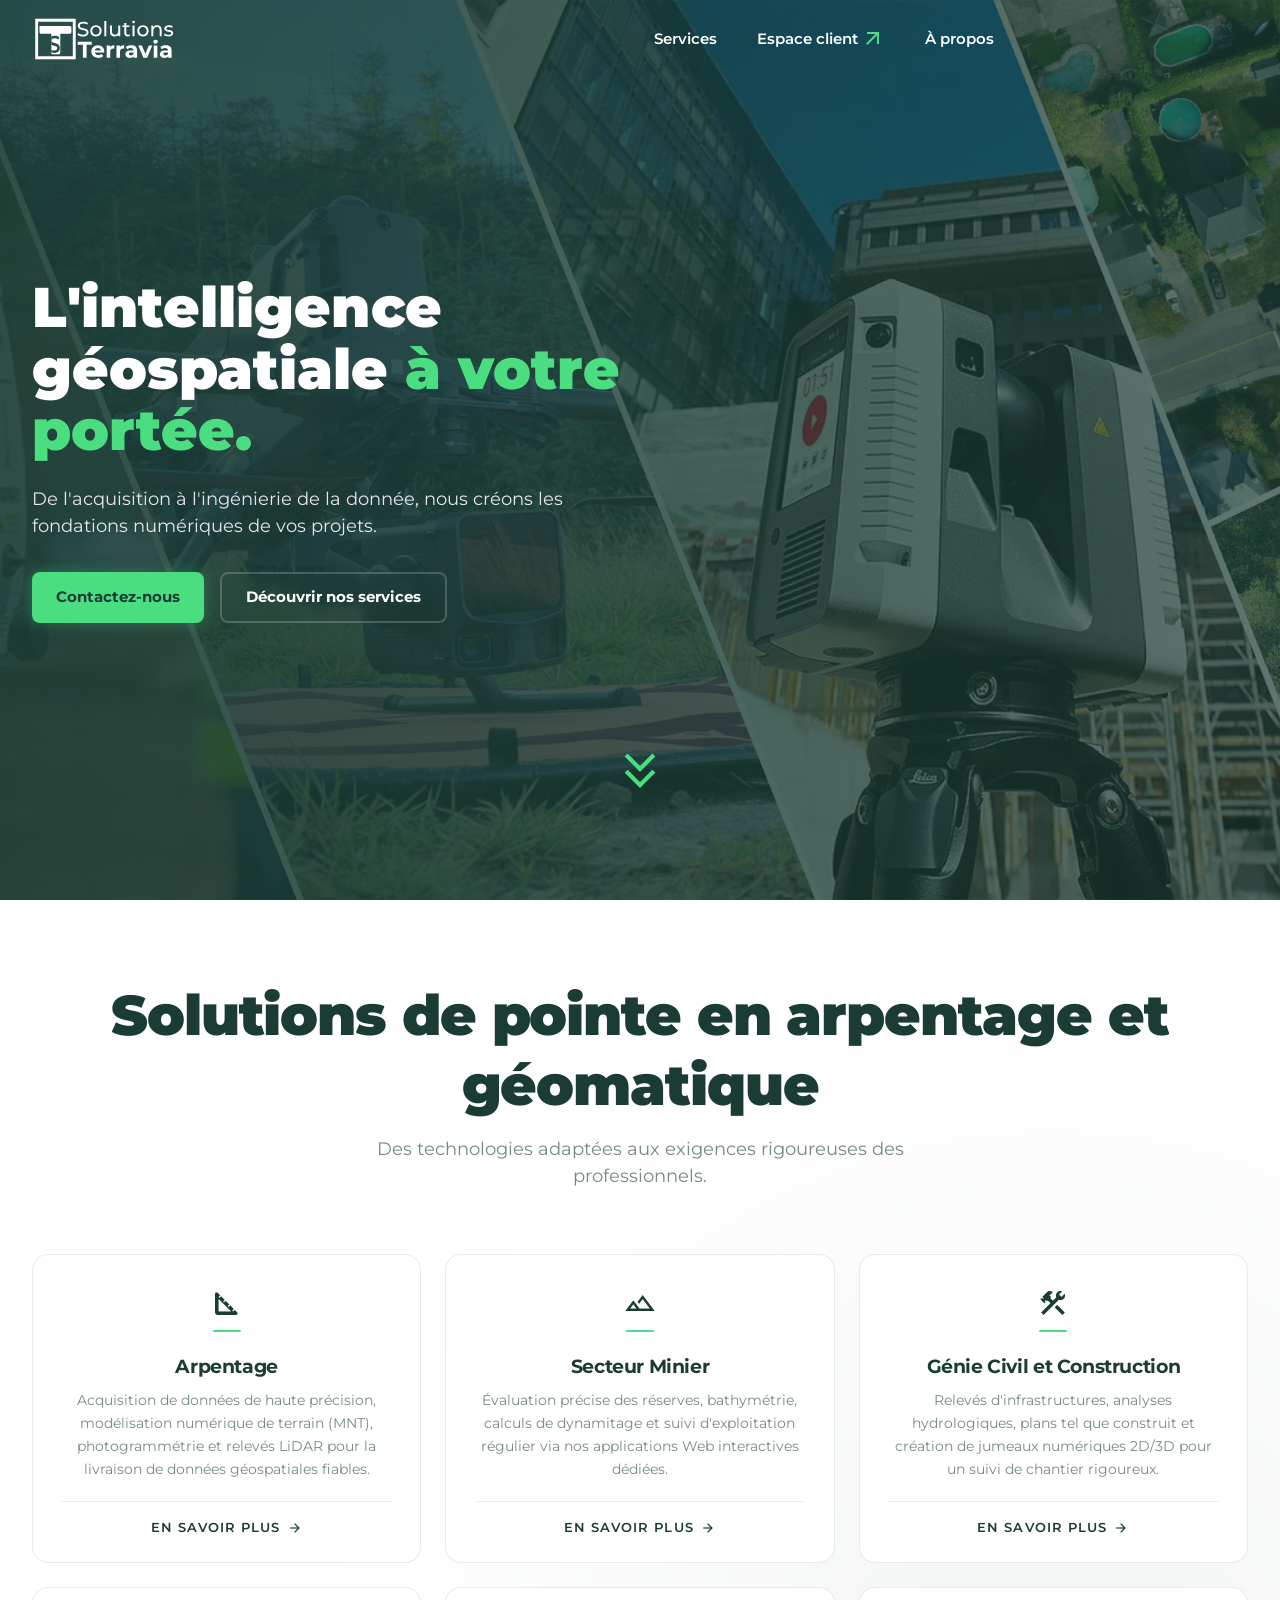
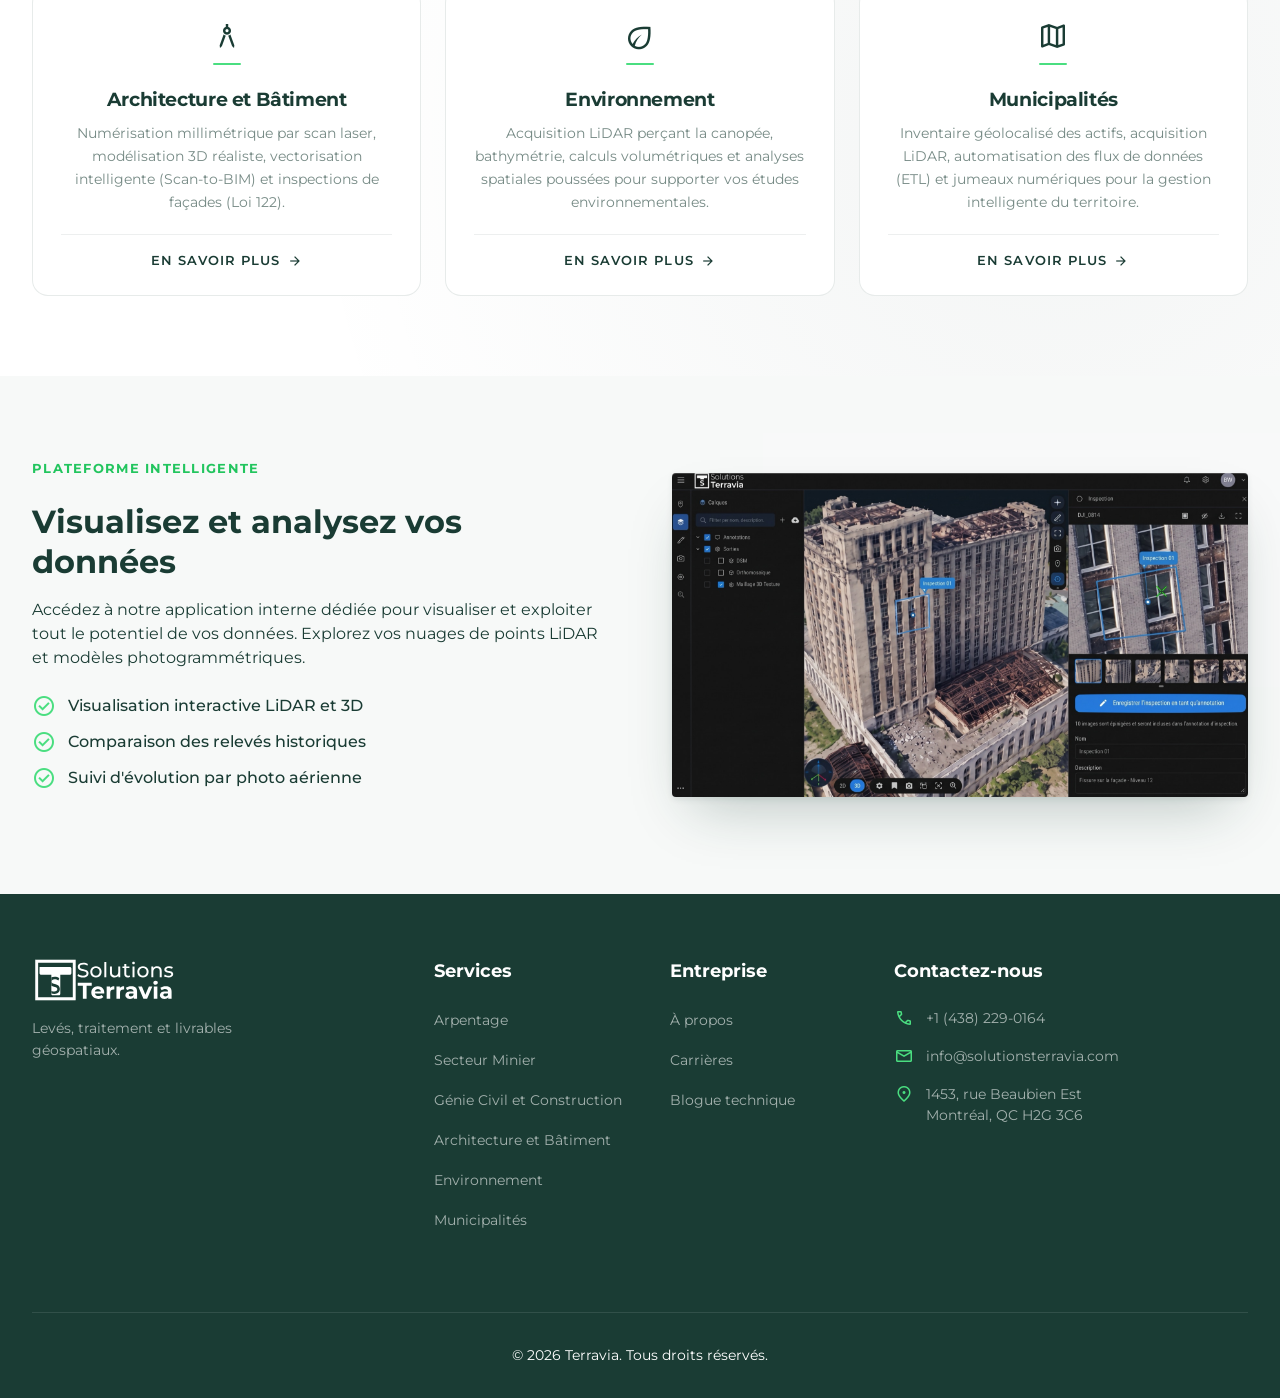
<file: index.html>
<!--
    index.html — Page d'accueil (landing page) de Solutions Terravia.
    Structure : en-tête fixe, hero plein écran, section services,
    pied de page avec coordonnées.
    Aucun JS inline — toute l'interactivité est centralisée dans script.js.
-->
<!DOCTYPE html>
<html lang="fr" class="is-loading">

<head>
    <meta charset="utf-8" />
    <!--
        Viewport sans mise à l'échelle automatique : indispensable pour que
        les media queries CSS correspondent aux dimensions réelles de l'écran.
    -->
    <meta content="width=device-width, initial-scale=1.0" name="viewport" />
    <!--
        Détection automatique des coordonnées, coupée. Les navigateurs mobiles repèrent
        d'eux-mêmes téléphones, courriels et adresses dans le texte et les transforment
        en liens : le numéro du pied de page, qui n'est qu'un simple élément de liste,
        s'affichait souligné et cliquable. Deux balises, deux destinataires :

        - « format-detection » est la balise historique d'Apple, lue par Safari.
        - « nointentdetection » vise Chrome, qui a sa propre détection (annotations) :
          c'est elle la coupable observée, active en navigation normale et désactivée
          en navigation privée, d'où l'écart entre les deux modes.

        Chrome lit les deux, mais seule la seconde éteint la détection en bloc ; la
        première dépend du nom exact de chaque type. On garde donc les deux.
        Les vrais liens du site ne sont pas touchés : la détection ignore par
        construction le contenu des balises « a » (tel:, mailto:, Google Maps).
    -->
    <meta name="format-detection" content="telephone=no, date=no, address=no, email=no" />
    <meta name="chrome" content="nointentdetection" />
    <title>Solutions Terravia Géomatique &amp; Arpentage, partout au Québec</title>
    <meta name="description" content="Solutions Terravia offre des levés LiDAR, photogrammétrie et arpentage pour vos projets d'infrastructure, de génie civil et d'aménagement au Québec." />

    <!--
        Icônes du site (monogramme T+S). L'ordre des deux `rel="icon"` est volontaire :
        le .ico porte un `sizes` explicite, le SVG n'en porte pas — les navigateurs qui
        savent lire le SVG le préfèrent donc, les autres retombent sur le .ico.

        assets/favicon.svg fait basculer la marque forest → blanc via prefers-color-scheme.
        Safari ignore les media queries embarquées dans un favicon SVG (WebKit 199134) et
        rendra toujours la variante forest, y compris en mode sombre.

        favicon.ico et apple-touch-icon.png sont à la racine et non dans assets/ : ce sont
        des chemins que navigateurs, crawlers et iOS sondent d'eux-mêmes, même sans <link>.

        #1A3C34 est écrit en dur ici et dans favicon.svg : ni <link> ni <meta> ne peuvent
        lire une variable CSS. C'est la seule sortie assumée de la règle d'or de tokens.css
        — si --forest-900 change, répercuter aux deux endroits.
    -->
    <link rel="icon" href="favicon.ico" sizes="32x32" />
    <link rel="icon" href="assets/favicon.svg" type="image/svg+xml" />
    <link rel="apple-touch-icon" href="apple-touch-icon.png" />
    <meta name="theme-color" content="#1A3C34" />

    <!--
        Les feuilles de style Google (polices + icônes Material Symbols) sont chargées
        avant nos propres CSS afin que la cascade CSS locale puisse les surcharger sans
        recourir à `!important`. En particulier, `font-size` sur `.material-symbols-outlined`
        doit être défini après la feuille Google pour prendre effet correctement.
    -->
    <link href="https://fonts.googleapis.com/css2?family=Material+Symbols+Outlined:wght,FILL@100..700,0..1&display=swap"
        rel="stylesheet" />
    <link
        href="https://fonts.googleapis.com/css2?family=Montserrat:wght@400;500;600;700;800&display=swap"
        rel="stylesheet" />

    <!-- tokens.css : source unique de vérité du design system — couleurs, typographie, espacements, ombres -->
    <link rel="stylesheet" href="tokens.css">
    <!-- style.css : styles globaux du site, consomme exclusivement les tokens définis ci-dessus -->
    <link rel="stylesheet" href="style.css">
    <!-- index.css : styles propres à cette page (hero, grille de services, technologie).
         Chargé APRÈS style.css, comme les feuilles des quatre autres pages. -->
    <link rel="stylesheet" href="index.css">

    <!--
        La photo du hero est déclarée en `background-image` sur `.hero-background` (plus bas
        dans ce fichier) : le navigateur ne la découvre donc qu'après application du CSS. Ce
        preload la met en file d'attente dès le parsing du <head>, sans quoi le hero se peint
        quelques centaines de ms avec le seul dégradé de l'overlay.

        Placé APRÈS les deux feuilles de style, et sans `fetchpriority="high"` : ces CSS
        bloquent le rendu ET le DOMContentLoaded qui lève l'anti-FOUC, alors que l'image ne
        bloque rien. La faire passer devant elles rallongerait l'écran blanc au lieu de
        l'écourter — d'autant que le fichier pèse ~900 Ko.

        ⚠ L'URL est dupliquée avec le style inline de `.hero-background` plus bas : les deux
        doivent être modifiées ensemble, sinon le preload télécharge un fichier inutilisé
        (avertissement console « preloaded but not used ») et la photo est découverte tard.
    -->
    <link rel="preload" as="image" href="assets/hero-background.jpg">

    <!--
        Anti-FOUC — plus aucun JS inline. `is-loading` est écrite en dur sur <html>
        ci-dessus, et retirée par script.js sur DOMContentLoaded pour déclencher le
        fondu d'entrée. La règle `html.is-loading body` vit dans style.css.

        Les deux cas dégradés sont couverts sans script :
          — JavaScript désactivé : le <noscript> ci-dessous rétablit la visibilité,
            la page s'affiche immédiatement (sans fondu).
          — script.js absent ou en erreur (404, extension, syntaxe) : le filet de
            sécurité CSS de style.css révèle la page au bout de 2 s.
        Voir `html.is-loading body` et @keyframes fouc-safety-net dans style.css.
    -->
    <noscript><style>
        /* JavaScript entièrement désactivé : script.js ne lèvera jamais le masquage,
           on neutralise donc ici tout ce qui dépend de lui.

           `animation: none` est indispensable et non cosmétique : sans lui, le filet
           de sécurité de style.css se déclenche quand même au bout de 2 s, et son
           animation repart de `opacity: 0`. Une animation CSS l'emportant sur une
           déclaration normale, elle écrase le `opacity: 1` ci-dessous — toute la page
           disparaît puis réapparaît en fondu, deux secondes après le chargement.

           Le header, lui, porte `is-floating` en dur dans le markup (voir plus bas) :
           sans JS il ne quittera jamais cet état, donc fond transparent et logo blanc
           sur tout le contenu clair de la page. On le repeint ici comme son état de
           base — fond blanc opaque, lisible à toute hauteur de défilement.
           Ce bloc suit les <link rel="stylesheet"> : à spécificité égale avec
           style.css, c'est lui qui l'emporte.
           La règle sur l'état caché dérivé reste, pour le cas où `is-floating` serait
           un jour retirée du markup. */
        html.is-loading body { opacity: 1; visibility: visible; animation: none; }
        html.is-loading .animate-on-scroll { opacity: 1; transform: none; animation: none; }
        .site-header:not(.is-floating):not(.show-cta) {
            transform: none;
            background-color: var(--white);
            border-bottom-color: var(--border-subtle);
        }
        .site-header.is-floating {
            background-color: var(--white);
            backdrop-filter: none;
            border-bottom-color: var(--border-subtle);
        }
        .site-header.is-floating .logo-icon { filter: var(--filter-logo-forest); }
        .site-header.is-floating .main-nav a { color: var(--color-forest); }
        .site-header.is-floating .burger-icon span { background-color: var(--color-forest); }
    </style></noscript>
</head>

<!--
    L'anti-FOUC est porté par `is-loading` sur <html> (écrite en dur, retirée par
    script.js sur DOMContentLoaded), et non par une classe posée ici : elle doit être
    active dès le parsing du <head>, avant que <body> n'existe.
    La classe `page-transition` orchestre le fondu de sortie lors des navigations internes.
-->
<body class="page-transition">
    <div class="site-wrapper">

        <!--
            En-tête du site — position fixe avec glassmorphisme activé dynamiquement
            via la classe `.is-scrolled` lorsque le défilement dépasse le seuil défini dans script.js.
            Sur mobile, le menu principal est replié et commandé par le bouton `.menu-toggle`.
        -->
        <!--
            `is-floating` est écrite EN DUR, comme « is-scrolled show-cta » l'est sur les
            quatre autres pages : sans elle, le header matche l'état caché dérivé de
            style.css (:not(.is-floating):not(.show-cta) → translateY(-100%)) au premier
            rendu, et GLISSE depuis le hors-écran quand script.js pose la classe au
            DOMContentLoaded — par-dessus le fondu d'entrée de la page.
            C'est bien l'état correct au chargement : index.html s'ouvre en haut de son
            hero, header transparent posé sur la photo. Si la position de défilement est
            restaurée plus bas, updateFloatingState() la corrige dans le même tick, avant
            la première frame peinte (le corps est encore masqué par `is-loading`).
            Le repli sans JS est dans le <noscript> du <head>.
        -->
        <header class="site-header is-floating">
            <div class="container header-content">
                <!-- Lien de retour en haut de page ; href="#" évite une navigation vers une ancre explicite -->
                <!-- `logo--adaptive` inscrit ce logo au dispositif de bascule mobile
                     (section « HEADER — LOGO ADAPTATIF » de style.css) ; sans elle,
                     le second <img> ci-dessous resterait inerte. -->
                <a href="#" class="logo logo--adaptive">
                    <img src="assets/logo-noir.svg" alt="Solutions Terravia" class="logo-icon logo-icon--full">
                    <!-- Marque compacte, affichée seulement sous 555px quand le bouton
                         « Contactez-nous » occupe la colonne centrale du header (voir la
                         section « HEADER — LOGO ADAPTATIF » de style.css).
                         alt vide + aria-hidden : le nom accessible du lien est déjà porté
                         par le lockup ci-dessus, qui reste dans le DOM en permanence — le
                         fondu ne joue que sur l'opacité. -->
                    <img src="assets/logo-monogramme-noir.svg" alt="" aria-hidden="true" class="logo-icon logo-icon--mark">
                </a>

                <!-- Navigation principale.
                     Ce même <nav> devient la feuille du menu sous 840px (section
                     « FEUILLE DU MENU MOBILE » de style.css). Les chevrons ne servent
                     que là : dans la barre horizontale du desktop, ils sont masqués.
                     Le chevron est collé au libellé, sans retour à la ligne : en
                     desktop le lien est un élément inline, où une espace avant ou
                     après élargirait sa boîte — et avec elle le trait de survol. -->
                <nav class="main-nav">
                    <a href="services/" class="transition-link">Services<span class="material-symbols-outlined nav-chevron" aria-hidden="true">chevron_right</span></a>
                    <a href="login/" class="transition-link client-link">
                        Espace client
                        <span class="material-symbols-outlined client-icon">arrow_outward</span>
                    </a>
                    <a href="apropos/" class="transition-link">À propos<span class="material-symbols-outlined nav-chevron" aria-hidden="true">chevron_right</span></a>
                </nav>

                <div class="header-actions">
                    <a href="contact/" class="btn btn-primary transition-link" id="header-quote-btn">Contactez-nous</a>
                    <!--
                        Bouton hamburger — visible uniquement sur mobile (géré en CSS).
                        Les attributs `aria-label` et `aria-expanded` sont mis à jour dynamiquement
                        par script.js à l'ouverture et à la fermeture du menu.
                    -->
                    <button class="menu-toggle" aria-label="Ouvrir le menu" aria-expanded="false">
                        <div class="burger-icon">
                            <span></span>
                            <span></span>
                            <span></span>
                        </div>
                    </button>
                </div>
            </div>
        </header>

        <!--
            Voile du menu mobile — assombrit la page pendant que la feuille du menu est
            ouverte, et la referme au clic. Placé HORS du <header> : il doit couvrir
            toute la fenêtre, header compris, et le header porte son propre empilement.
            `tabindex="-1"` + `aria-hidden` : la fermeture au clavier passe par Échap,
            ce bouton n'a rien à annoncer tant que le menu est fermé — script.js retire
            `aria-hidden` à l'ouverture. Sans effet et invisible au-dessus de 840px
            (voir « FEUILLE DU MENU MOBILE » dans style.css).
        -->
        <button class="nav-scrim" type="button" tabindex="-1" aria-hidden="true"></button>

        <main>
            <!--
                Section hero — première impression visuelle, plein écran.
                L'image de fond est déclarée en style inline pour permettre un remplacement
                par variable CSS ou CMS ultérieurement sans modifier style.css.
                L'overlay (`.hero-overlay`) est un élément séparé pour pouvoir animer
                son opacité indépendamment du fond et du contenu texte.
            -->
            <section class="hero-section">
                <!-- Conteneur dédié au fond photographique : séparation fond / overlay / contenu.
                     ⚠ Cette URL est dupliquée par le <link rel="preload"> du <head> : toute
                     modification du chemin doit être reportée là-haut, sinon le preload
                     télécharge un fichier inutilisé et la photo est découverte trop tard. -->
                <div class="hero-background"
                    style='background-image: url("assets/hero-background.jpg");'>
                </div>
                <div class="hero-overlay"></div>

                <!--
                    Les trois blocs portent `.animate-on-scroll` comme le reste du site :
                    l'IntersectionObserver de script.js émet toujours une première entrée,
                    ils sont donc révélés dès le chargement, sans attendre un défilement.
                    Leur course est raccourcie et leur cascade calée dans index.css § 2 —
                    un bloc déjà à l'écran au chargement ne se révèle pas comme un bloc
                    qu'on va chercher en défilant.
                -->
                <div class="container hero-content">
                    <h1 class="animate-on-scroll">L'intelligence géospatiale <span class="text-highlight">à votre portée.</span></h1>
                    <p class="lead-text animate-on-scroll">
                        De l'acquisition à l'ingénierie de la donnée, nous créons les fondations numériques de vos projets.
                    </p>
                    <div class="hero-buttons animate-on-scroll">
                        <a href="contact/" class="btn btn-primary transition-link" id="hero-start-btn">Contactez-nous</a>
                        <a href="#services" class="btn btn-outline-white">Découvrir nos services</a>
                    </div>
                </div>

                <!--
                    Indicateur de défilement — double flèche animée, ancrée en bas du hero.
                    C'est un <a> réel et non un ornement : au clic il mène à #services,
                    le défilement doux et la compensation du header fixe étant déjà
                    assurés globalement par `scroll-behavior: smooth` et
                    `section[id] { scroll-margin-top: var(--header-height); }` (style.css).
                -->
                <a href="#services" class="scroll-down-indicator" aria-label="Défiler vers la section services">
                    <span class="material-symbols-outlined">keyboard_double_arrow_down</span>
                </a>
            </section>

            <section class="services-section" id="services">
                <div class="container">

                    <!--
                        En-tête de section — titre + accroche centrés.
                        Réutilise le pattern global `.section-header center` (titre forest
                        taille hero + sous-titre gris), identique à l'intro de contact.html.
                        H2 et non H1 : le H1 de la page reste celui du hero photo.
                        Reveal au scroll via `.animate-on-scroll` (stagger géré en CSS).
                    -->
                    <div class="section-header center">
                        <h2 class="animate-on-scroll">Solutions de pointe en arpentage et géomatique</h2>
                        <p class="subtitle animate-on-scroll">Des technologies adaptées aux exigences rigoureuses des professionnels.</p>
                    </div>

                    <!--
                        Grille des six expertises. Chaque carte porte `.animate-on-scroll` :
                        l'IntersectionObserver de script.js déclenche l'entrée en fondu, le
                        décalage entre cartes étant géré en CSS (`:nth-child` + transition-delay).

                        Le CTA porte `.card-link` et NON `.link-arrow` : script.js intercepte
                        `.link-arrow` pour afficher l'alerte « en construction ». Ici le lien doit
                        réellement naviguer, vers la section correspondante de services.html.
                        `.transition-link` ajoute le fondu de page avant la navigation.
                    -->
                    <div class="services-grid">
                        <!-- Carte 1 : Arpentage -->
                        <div class="service-card animate-on-scroll">
                            <div class="icon-box">
                                <span class="material-symbols-outlined">square_foot</span>
                            </div>
                            <div class="card-content">
                                <h3>Arpentage</h3>
                                <p>Acquisition de données de haute précision, modélisation numérique de terrain (MNT), photogrammétrie et relevés LiDAR pour la livraison de données géospatiales fiables.</p>
                            </div>
                            <a href="services/#arpentage" class="card-link transition-link">
                                En savoir plus
                                <span class="material-symbols-outlined" aria-hidden="true">arrow_forward</span>
                            </a>
                        </div>

                        <!-- Carte 2 : Secteur Minier -->
                        <div class="service-card animate-on-scroll">
                            <div class="icon-box">
                                <span class="material-symbols-outlined">terrain</span>
                            </div>
                            <div class="card-content">
                                <h3>Secteur Minier</h3>
                                <p>Évaluation précise des réserves, bathymétrie, calculs de dynamitage et suivi d'exploitation régulier via nos applications Web interactives dédiées.</p>
                            </div>
                            <a href="services/#minier" class="card-link transition-link">
                                En savoir plus
                                <span class="material-symbols-outlined" aria-hidden="true">arrow_forward</span>
                            </a>
                        </div>

                        <!-- Carte 3 : Génie Civil et Construction -->
                        <div class="service-card animate-on-scroll">
                            <div class="icon-box">
                                <span class="material-symbols-outlined">construction</span>
                            </div>
                            <div class="card-content">
                                <h3>Génie Civil et Construction</h3>
                                <p>Relevés d'infrastructures, analyses hydrologiques, plans tel que construit et création de jumeaux numériques 2D/3D pour un suivi de chantier rigoureux.</p>
                            </div>
                            <a href="services/#civil" class="card-link transition-link">
                                En savoir plus
                                <span class="material-symbols-outlined" aria-hidden="true">arrow_forward</span>
                            </a>
                        </div>

                        <!-- Carte 4 : Architecture et Bâtiment -->
                        <div class="service-card animate-on-scroll">
                            <div class="icon-box">
                                <span class="material-symbols-outlined">architecture</span>
                            </div>
                            <div class="card-content">
                                <h3>Architecture et Bâtiment</h3>
                                <p>Numérisation millimétrique par scan laser, modélisation 3D réaliste, vectorisation intelligente (Scan-to-BIM) et inspections de façades (Loi 122).</p>
                            </div>
                            <a href="services/#architecture" class="card-link transition-link">
                                En savoir plus
                                <span class="material-symbols-outlined" aria-hidden="true">arrow_forward</span>
                            </a>
                        </div>

                        <!-- Carte 5 : Environnement -->
                        <div class="service-card animate-on-scroll">
                            <div class="icon-box">
                                <span class="material-symbols-outlined">eco</span>
                            </div>
                            <div class="card-content">
                                <h3>Environnement</h3>
                                <p>Acquisition LiDAR perçant la canopée, bathymétrie, calculs volumétriques et analyses spatiales poussées pour supporter vos études environnementales.</p>
                            </div>
                            <a href="services/#environnement" class="card-link transition-link">
                                En savoir plus
                                <span class="material-symbols-outlined" aria-hidden="true">arrow_forward</span>
                            </a>
                        </div>

                        <!-- Carte 6 : Municipalités -->
                        <div class="service-card animate-on-scroll">
                            <div class="icon-box">
                                <span class="material-symbols-outlined">map</span>
                            </div>
                            <div class="card-content">
                                <h3>Municipalités</h3>
                                <p>Inventaire géolocalisé des actifs, acquisition LiDAR, automatisation des flux de données (ETL) et jumeaux numériques pour la gestion intelligente du territoire.</p>
                            </div>
                            <a href="services/#territoire" class="card-link transition-link">
                                En savoir plus
                                <span class="material-symbols-outlined" aria-hidden="true">arrow_forward</span>
                            </a>
                        </div>
                    </div>

                </div>
            </section>

            <!--
                Section technologie — mise en valeur de la Plateforme Intelligente (concept de marque).
                Disposition en deux colonnes asymétriques : texte à gauche, capture d'écran à droite
                (empilées sous 950px). La capture montre l'application cliente telle qu'elle est :
                c'est elle qui ancre la section dans le produit réel, et rien n'est posé par-dessus.
                Un encart de verre y flottait tant que la vignette n'était qu'une illustration — il
                masquait une partie de l'interface dès lors qu'elle est devenue authentique.
            -->
            <section class="tech-section" id="technologie">
                <div class="container">
                    <div class="split-layout">
                        <div class="tech-text animate-on-scroll">
                            <!-- "Plateforme Intelligente" : les deux mots sont capitalisés — concept de marque -->
                            <div class="label-tech">Plateforme Intelligente</div>
                            <h2>Visualisez et analysez vos données</h2>
                            <p>
                                Accédez à notre application interne dédiée pour visualiser et exploiter tout le
                                potentiel de vos données. Explorez vos nuages de points LiDAR et modèles
                                photogrammétriques.
                            </p>
                            <ul class="check-list">
                                <li><span class="material-symbols-outlined check-icon" aria-hidden="true">check_circle</span> Visualisation interactive LiDAR et 3D</li>
                                <li><span class="material-symbols-outlined check-icon" aria-hidden="true">check_circle</span> Comparaison des relevés historiques</li>
                                <li><span class="material-symbols-outlined check-icon" aria-hidden="true">check_circle</span> Suivi d'évolution par photo aérienne</li>
                            </ul>
                        </div>

                        <div class="tech-image-wrapper animate-on-scroll">
                            <!--
                                Capture réelle de l'application cliente. L'image est portée par
                                `.image-container` dans index.css (§ 5) et non par un style en
                                ligne : le fichier vit maintenant dans assets/, il n'y a plus
                                d'URL distante à transporter dans le HTML.

                                `role="img"` + `aria-label` : une image de fond CSS n'entre pas
                                dans l'arbre d'accessibilité. Tant que la vignette était un
                                visuel d'illustration, ce silence était le bon choix ; elle
                                montre désormais le produit lui-même, donc elle se décrit.
                            -->
                            <div class="image-container" role="img"
                                aria-label="Interface de la plateforme Terravia : maillage 3D texturé d'un bâtiment, panneau des calques à gauche, fiche d'inspection avec photo annotée à droite.">
                            </div>
                        </div>
                    </div>
                </div>
            </section>

        </main>

        <!--
            Pied de page — fond solide `--forest-900`, quatre colonnes : marque, services, entreprise, coordonnées.
            L'ancre `id="contact"` permet de pointer vers cette section depuis les boutons CTA de la page.
            Sous "Entreprise", les pages non encore publiées ("Carrières", "Blogue technique")
            portent `.link-placeholder` pour déclencher l'alerte "en construction" via script.js.
        -->
        <footer class="site-footer" id="contact">
            <div class="container">
                <div class="footer-grid">
                    <div class="footer-brand">
                        <a href="#" class="logo">
                            <img src="assets/logo-noir.svg" alt="Solutions Terravia" class="logo-icon">
                        </a>
                        <p>Levés, traitement et livrables<br>géospatiaux.</p>
                    </div>

                    <div class="footer-links">
                        <h4>Services</h4>
                        <ul>
                            <li><a href="services/#arpentage" class="transition-link">Arpentage</a></li>
                            <li><a href="services/#minier" class="transition-link">Secteur Minier</a></li>
                            <li><a href="services/#civil" class="transition-link">Génie Civil et Construction</a></li>
                            <li><a href="services/#architecture" class="transition-link">Architecture et Bâtiment</a></li>
                            <li><a href="services/#environnement" class="transition-link">Environnement</a></li>
                            <li><a href="services/#territoire" class="transition-link">Municipalités</a></li>
                        </ul>
                    </div>

                    <div class="footer-links">
                        <h4>Entreprise</h4>
                        <ul>
                            <li><a href="apropos/" class="transition-link">À propos</a></li>
                            <li><a href="#" class="link-placeholder">Carrières</a></li>
                            <li><a href="#" class="link-placeholder">Blogue technique</a></li>
                        </ul>
                    </div>

                    <!--
                        Coordonnées structurées avec `<address>` pour la sémantique HTML correcte.
                        Les icônes Material Symbols sont purement décoratives ici (pas d'aria-label nécessaire
                        car le texte adjacent est suffisant pour l'accessibilité).
                    -->
                    <div class="footer-contact">
                        <h4>Contactez-nous</h4>
                        <ul>

                            <li><span class="material-symbols-outlined icon">call</span> +1 (438) 229-0164</li>
                            <li><span class="material-symbols-outlined icon">mail</span> info@solutionsterravia.com</li>
                            <li>
                                <span class="material-symbols-outlined icon">location_on</span>
                                <address>
                                    1453, rue Beaubien Est<br>
                                    Montréal, QC H2G 3C6
                                </address>
                            </li>
                        </ul>
                    </div>
                </div>
                <div class="footer-bottom">
                    <p>© 2026 Terravia. Tous droits réservés.</p>
                </div>
            </div>
        </footer>
    </div>
    <!--
        script.js chargé en fin de body (sans `defer`) pour garantir que le DOM est entièrement
        parsé avant l'initialisation. Centralise toute l'interactivité : reveal au scroll,
        glassmorphisme du header, menu hamburger, transitions de page, alertes placeholders.
    -->
    <script src="script.js"></script>
</body>

</html>
</file>
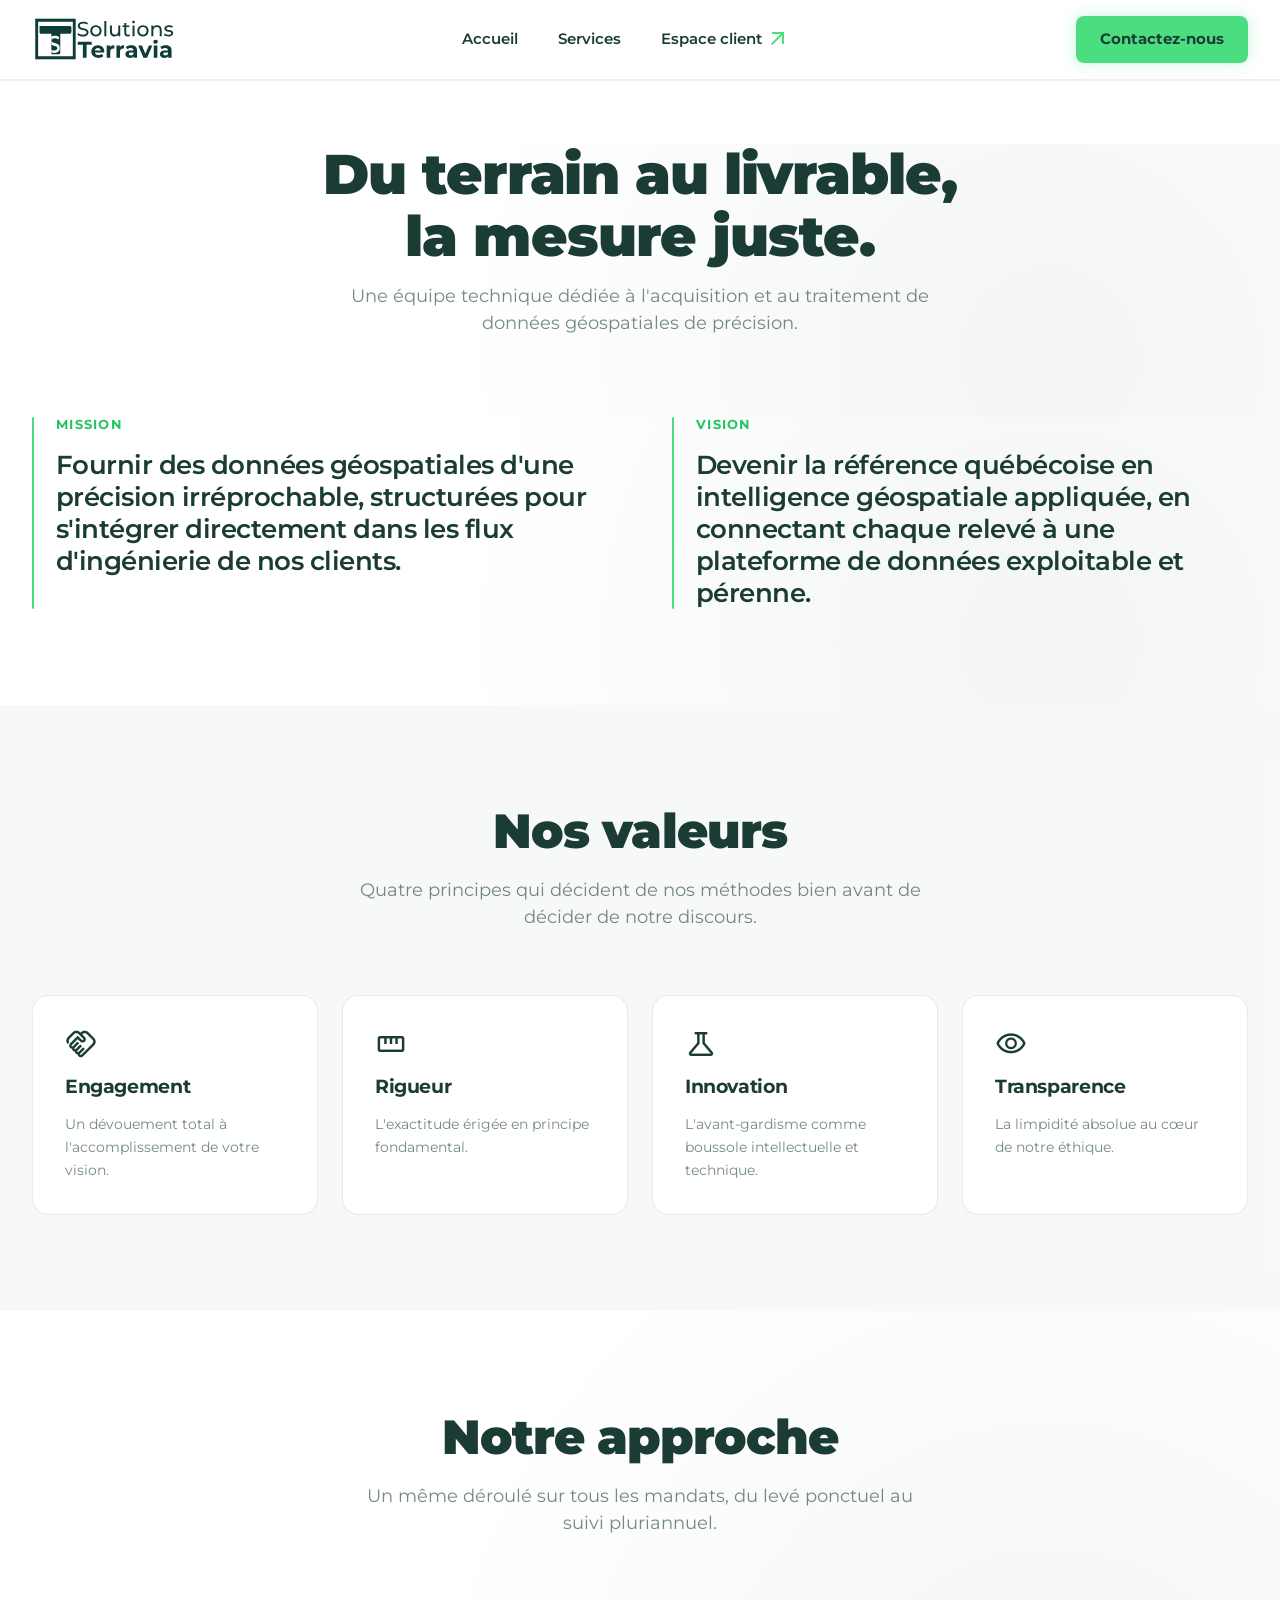
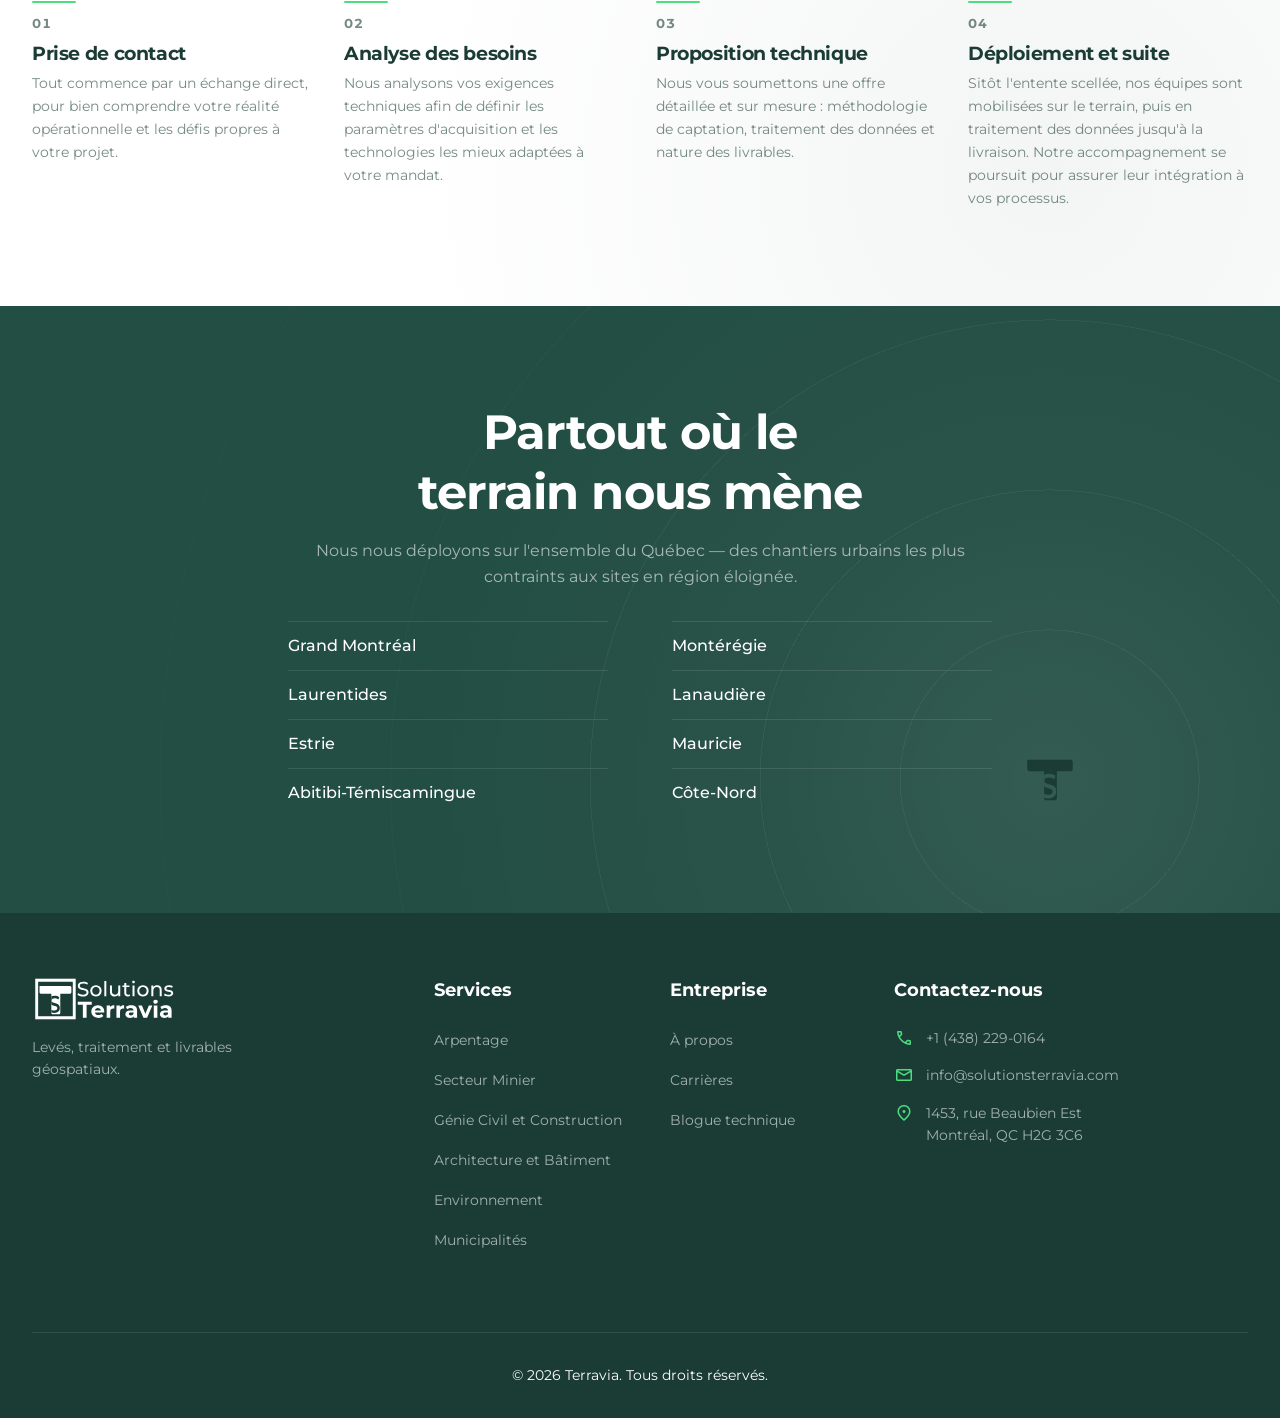
<file: apropos/index.html>
<!--
    apropos.html — Page « À propos » de Solutions Terravia.

    Cinq sections, du général au concret : introduction, manifeste (mission et
    vision), valeurs, approche en quatre étapes, territoire desservi. La page se
    lit d'un bout à l'autre sans rien attendre ni rien déclencher : tout le contenu
    est présent à l'écran, la seule mise en scène est la révélation au défilement
    partagée avec le reste du site.

    Aucun appel à l'action dans le corps de la page : la conversion passe par le
    bouton « Contactez-nous » du header, qui porte ici `show-cta` en dur et reste
    donc visible sur toute la hauteur de la page.

    Calquée sur services.html : page sans hero, donc header opaque dès la
    première frame. Aucun JS inline — et, contrairement aux quatre autres pages,
    aucun JS propre à celle-ci : elle ne consomme que les mécanismes globaux de
    script.js (anti-FOUC, révélation au scroll, états du header, transitions).
-->
<!DOCTYPE html>
<html lang="fr" class="is-loading">

<head>
    <meta charset="utf-8" />
    <meta content="width=device-width, initial-scale=1.0" name="viewport" />
    <!-- Détection automatique des coordonnées coupée (téléphone du footer souligné et
         rendu cliquable par Chrome) — les deux balises sont expliquées dans index.html. -->
    <meta name="format-detection" content="telephone=no, date=no, address=no, email=no" />
    <meta name="chrome" content="nointentdetection" />
    <title>À propos — Solutions Terravia</title>
    <meta name="description" content="Solutions Terravia, équipe technique québécoise dédiée à l'acquisition et au traitement de données géospatiales de précision." />

    <!-- Icônes du site — bloc identique à celui du <head> de index.html, où l'ordre
         des balises et la bascule clair/sombre sont documentés en détail. -->
    <link rel="icon" href="../favicon.ico" sizes="32x32" />
    <link rel="icon" href="../assets/favicon.svg" type="image/svg+xml" />
    <link rel="apple-touch-icon" href="../apple-touch-icon.png" />
    <meta name="theme-color" content="#1A3C34" />

    <!--
        Les feuilles de style Google (polices + icônes Material Symbols) sont chargées
        avant nos propres CSS afin que la cascade CSS locale puisse les surcharger sans
        recourir à `!important`. Même contrainte d'ordre que dans index.html.
    -->
    <link href="https://fonts.googleapis.com/css2?family=Material+Symbols+Outlined:wght,FILL@100..700,0..1&display=swap"
        rel="stylesheet" />
    <link
        href="https://fonts.googleapis.com/css2?family=Montserrat:wght@400;500;600;700;800&display=swap"
        rel="stylesheet" />

    <!-- tokens.css : source unique de vérité du design system — couleurs, typographie, espacements, ombres -->
    <link rel="stylesheet" href="../tokens.css">
    <!-- style.css : styles globaux partagés — header, footer, boutons, .section-header, utilitaires -->
    <link rel="stylesheet" href="../style.css">
    <!-- apropos.css : styles spécifiques à cette page (manifeste, valeurs, approche, territoire) -->
    <link rel="stylesheet" href="../apropos/apropos.css">
    <!-- Anti-FOUC : `is-loading` est en dur sur <html>, retirée par script.js.
         Repli sans JS ci-dessous ; repli sans script.js dans style.css.
         Voir le commentaire détaillé dans le <head> de index.html. -->
    <noscript><style>
        /* JavaScript entièrement désactivé : script.js ne lèvera jamais le masquage,
           on neutralise donc ici tout ce qui dépend de lui.

           `animation: none` est indispensable et non cosmétique : sans lui, le filet
           de sécurité de style.css se déclenche quand même au bout de 2 s, et son
           animation repart de `opacity: 0`. Une animation CSS l'emportant sur une
           déclaration normale, elle écrase le `opacity: 1` ci-dessous — toute la page
           disparaît puis réapparaît en fondu, deux secondes après le chargement.

           Le header, lui, est masqué par défaut (translateY(-100%)) : c'est JS qui
           pose .is-floating ou .is-scrolled selon la page et le défilement. Sans JS il
           resterait hors écran, laissant la page sans barre de navigation. On le
           laisse dans son état de base — fond blanc opaque, lisible à toute hauteur
           de défilement, ce que l'état flottant transparent ne garantirait pas. */
        html.is-loading body { opacity: 1; visibility: visible; animation: none; }
        html.is-loading .animate-on-scroll { opacity: 1; transform: none; animation: none; }
        /* Les rangées du registre des régions ne portent pas .animate-on-scroll :
           leur état masqué dépend de `.territoire-regions:not(.visible)` (apropos.css
           § 6), donc de la classe que seul script.js pose. Sans cette ligne, la liste
           des huit régions resterait vide sans JavaScript. `animation: none` pour la
           même raison qu'au-dessus : neutraliser le filet à 2 s d'apropos.css. */
        html.is-loading .territoire-regions li { opacity: 1; animation: none; }
        /* Même cas pour la marque de station : son état masqué dépend de
           `.apropos-territoire:has(h2:not(.visible))` (apropos.css § 6), donc encore
           d'une classe que seul script.js pose. `transform` est réaffirmé au centrage
           parce que la règle neutralisée le décalait ; `animation: none` neutralise la
           keyframe de secours, qui n'a plus lieu d'être une fois la marque posée ici.
           Cette règle est à égalité de spécificité avec celle d'apropos.css (0,2,2) et
           l'emporte par l'ordre : ce <style> suit le <link> qui charge la feuille. */
        html.is-loading .apropos-territoire::after {
            opacity: 1;
            transform: translate(-50%, -50%);
            animation: none;
        }
        /* Et l'onde du sonar, qui dépend de la même classe : sans JS elle ne partirait
           jamais et les six cercles resteraient masqués. On la pose à sa portée
           finale — le décor entier, sans balayage. */
        html.is-loading .apropos-territoire::before {
            --sonar-r: var(--sonar-reach);
            animation: none;
        }
        .site-header:not(.is-floating):not(.show-cta) {
            transform: none;
            background-color: var(--white);
            border-bottom-color: var(--border-subtle);
        }
    </style></noscript>
</head>

<body class="page-transition">
    <div class="site-wrapper">

        <!-- `is-scrolled show-cta` sont écrites en dur et non posées par script.js :
             cette page n'a pas de hero, le header y est donc toujours opaque avec son CTA.
             En les posant en JS, le header était peint une première frame dans son état
             dérivé `:not(.is-floating):not(.show-cta)` — translateY(-100%) — puis
             redescendait en glissant par-dessus le fondu d'entrée de la page. -->
        <header class="site-header is-scrolled show-cta">
            <div class="container header-content">
                <!-- `logo--adaptive` inscrit ce logo au dispositif de bascule mobile
                     (section « HEADER — LOGO ADAPTATIF » de style.css) ; sans elle,
                     le second <img> ci-dessous resterait inerte. Cette page a un CTA
                     réellement actif, elle est donc concernée — contrairement à
                     contact.html, dont le bouton est neutralisé par contact.css. -->
                <a href="../" class="logo logo--adaptive transition-link">
                    <img src="../assets/logo-noir.svg" alt="Solutions Terravia" class="logo-icon logo-icon--full">
                    <!-- Marque compacte, affichée seulement sous 555px quand le bouton
                         « Contactez-nous » occupe la colonne centrale du header (voir la
                         section « HEADER — LOGO ADAPTATIF » de style.css).
                         alt vide + aria-hidden : le nom accessible du lien est déjà porté
                         par le lockup ci-dessus, qui reste dans le DOM en permanence — le
                         fondu ne joue que sur l'opacité. -->
                    <img src="../assets/logo-monogramme-noir.svg" alt="" aria-hidden="true" class="logo-icon logo-icon--mark">
                </a>

                <!-- Comme sur les autres pages, la navigation omet le lien vers la page
                     courante : « À propos » n'y figure donc pas. -->
                <!-- Chevrons réservés à la feuille du menu mobile (≤ 840px) ; masqués
                     dans la barre horizontale du desktop. Collés au libellé, sans
                     retour à la ligne : voir la note dans index.html. -->
                <nav class="main-nav">
                    <a href="../" class="transition-link">Accueil<span class="material-symbols-outlined nav-chevron" aria-hidden="true">chevron_right</span></a>
                    <a href="../services/" class="transition-link">Services<span class="material-symbols-outlined nav-chevron" aria-hidden="true">chevron_right</span></a>
                    <a href="../login/" class="transition-link client-link">
                        Espace client
                        <span class="material-symbols-outlined client-icon">arrow_outward</span>
                    </a>
                </nav>

                <div class="header-actions">
                    <a href="../contact/" class="btn btn-primary transition-link" id="header-quote-btn">Contactez-nous</a>
                    <button class="menu-toggle" aria-label="Ouvrir le menu" aria-expanded="false">
                        <div class="burger-icon">
                            <span></span>
                            <span></span>
                            <span></span>
                        </div>
                    </button>
                </div>
            </div>
        </header>

        <!--
            Voile du menu mobile — assombrit la page pendant que la feuille du menu est
            ouverte, et la referme au clic. Placé HORS du <header> : il doit couvrir
            toute la fenêtre, header compris, et le header porte son propre empilement.
            `tabindex="-1"` + `aria-hidden` : la fermeture au clavier passe par Échap,
            ce bouton n'a rien à annoncer tant que le menu est fermé — script.js retire
            `aria-hidden` à l'ouverture. Sans effet et invisible au-dessus de 840px
            (voir « FEUILLE DU MENU MOBILE » dans style.css).
        -->
        <button class="nav-scrim" type="button" tabindex="-1" aria-hidden="true"></button>

        <main class="apropos-main">

            <!--
                1. INTRODUCTION
                `.section-header center` est le gabarit global de style.css, déjà utilisé
                par l'intro de services.html. Le surtitre « À propos » libère le H1 de sa
                fonction d'étiquette : le titre peut porter une affirmation, l'étiquette
                reste lisible pour qui balaie la page.
                Les trois éléments se révèlent en cascade — 0 s pour le surtitre, 0,1 s
                pour le H1 (apropos.css), 0,2 s pour l'accroche (style.css).
            -->
            <section class="apropos-intro">
                <div class="container">
                    <div class="section-header center">
                        <h1 class="animate-on-scroll">Du terrain au livrable, la mesure juste.</h1>
                        <p class="subtitle animate-on-scroll">Une équipe technique dédiée à l'acquisition et au traitement de données géospatiales de précision.</p>
                    </div>
                </div>
            </section>

            <!--
                2. MANIFESTE — mission et vision côte à côte.
                Les deux textes remplacent le diaporama qui les alternait : ils sont
                courts, ils tiennent ensemble à l'écran, et rien ne justifiait d'en
                cacher un pour montrer l'autre.

                Le <h2> porte l'étiquette (« Mission ») et non la phrase : c'est bien
                l'étiquette qui nomme la section dans le plan du document. Sa mise en
                forme réduite est un choix visuel, assumé dans apropos.css — la
                hiérarchie sémantique et la hiérarchie typographique divergent ici
                volontairement.
            -->
            <section class="apropos-manifeste" aria-label="Mission et vision">
                <div class="container manifeste-grid">
                    <article class="manifeste-item animate-on-scroll">
                        <!-- Filet d'accent purement décoratif : il se trace de haut en
                             bas à la révélation et sert de repère de colonne. -->
                        <span class="manifeste-rule" aria-hidden="true"></span>
                        <h2 class="manifeste-label">Mission</h2>
                        <p class="manifeste-statement">Fournir des données géospatiales d'une précision irréprochable, structurées pour s'intégrer directement dans les flux d'ingénierie de nos clients.</p>
                    </article>

                    <article class="manifeste-item animate-on-scroll">
                        <span class="manifeste-rule" aria-hidden="true"></span>
                        <h2 class="manifeste-label">Vision</h2>
                        <p class="manifeste-statement">Devenir la référence québécoise en intelligence géospatiale appliquée, en connectant chaque relevé à une plateforme de données exploitable et pérenne.</p>
                    </article>
                </div>
            </section>

            <!--
                3. VALEURS — quatre cartes.
                Chaque carte est enveloppée dans un `.valeur-reveal` qui porte la
                révélation et son délai de cascade.
                Les cartes elles-mêmes sont inertes : aucun état de survol. Elles
                informent et ne sont pas cliquables — un survol y promettrait un clic
                qu'elles ne tiennent pas. Voir la note de `.valeur-card` (apropos.css § 4).
                Voir aussi « STAGGER DES CARTES AU SCROLL » de services.css.
            -->
            <section class="apropos-valeurs" aria-labelledby="titre-valeurs">
                <div class="container">
                    <div class="section-header center">
                        <h2 id="titre-valeurs" class="animate-on-scroll">Nos valeurs</h2>
                        <p class="subtitle animate-on-scroll">Quatre principes qui décident de nos méthodes bien avant de décider de notre discours.</p>
                    </div>

                    <div class="valeurs-grid">
                        <!-- Les icônes doublent le titre adjacent : décoratives, donc
                             retirées de l'arbre d'accessibilité — la ligature Material
                             serait autrement lue telle quelle (« straighten »). -->
                        <div class="valeur-reveal animate-on-scroll">
                            <article class="valeur-card">
                                <span class="material-symbols-outlined valeur-icon" aria-hidden="true">handshake</span>
                                <h3>Engagement</h3>
                                <p>Un dévouement total à l'accomplissement de votre vision.</p>
                            </article>
                        </div>

                        <div class="valeur-reveal animate-on-scroll">
                            <article class="valeur-card">
                                <span class="material-symbols-outlined valeur-icon" aria-hidden="true">straighten</span>
                                <h3>Rigueur</h3>
                                <p>L'exactitude érigée en principe fondamental.</p>
                            </article>
                        </div>

                        <div class="valeur-reveal animate-on-scroll">
                            <article class="valeur-card">
                                <span class="material-symbols-outlined valeur-icon" aria-hidden="true">science</span>
                                <h3>Innovation</h3>
                                <p>L'avant-gardisme comme boussole intellectuelle et technique.</p>
                            </article>
                        </div>

                        <div class="valeur-reveal animate-on-scroll">
                            <article class="valeur-card">
                                <span class="material-symbols-outlined valeur-icon" aria-hidden="true">visibility</span>
                                <h3>Transparence</h3>
                                <p>La limpidité absolue au cœur de notre éthique.</p>
                            </article>
                        </div>
                    </div>
                </div>
            </section>

            <!--
                4. APPROCHE — quatre étapes.
                <ol> et non <div> : l'ordre des étapes est une information, pas une
                mise en page. Les numéros affichés sont donc redondants avec la
                sémantique de la liste, et purement décoratifs à ce titre — mais ils
                restent lus, car un lecteur d'écran n'annonce pas toujours les puces
                d'une liste ordonnée stylée `list-style: none`.
                D'où `.label-upper` : le numéro reprend l'idiome d'eyebrow des deux
                autres sections de la page plutôt qu'une police et une taille à lui.
            -->
            <section class="apropos-approche" aria-labelledby="titre-approche">
                <div class="container">
                    <div class="section-header center">
                        <h2 id="titre-approche" class="animate-on-scroll">Notre approche</h2>
                        <p class="subtitle animate-on-scroll">Un même déroulé sur tous les mandats, du levé ponctuel au suivi pluriannuel.</p>
                    </div>

                    <!-- `role="list"` est nécessaire malgré la balise <ol> : sous
                         VoiceOver / Safari, `list-style: none` retire la liste de
                         l'arbre d'accessibilité, et avec elle l'annonce « liste de
                         4 éléments » qui porte ici toute la notion de séquence. -->
                    <ol class="approche-steps" role="list">
                        <li class="approche-step-reveal animate-on-scroll">
                            <article class="approche-step">
                                <span class="approche-num label-upper">01</span>
                                <h3>Prise de contact</h3>
                                <p>Tout commence par un échange direct, pour bien comprendre votre réalité opérationnelle et les défis propres à votre projet.</p>
                            </article>
                        </li>

                        <li class="approche-step-reveal animate-on-scroll">
                            <article class="approche-step">
                                <span class="approche-num label-upper">02</span>
                                <h3>Analyse des besoins</h3>
                                <p>Nous analysons vos exigences techniques afin de définir les paramètres d'acquisition et les technologies les mieux adaptées à votre mandat.</p>
                            </article>
                        </li>

                        <li class="approche-step-reveal animate-on-scroll">
                            <article class="approche-step">
                                <span class="approche-num label-upper">03</span>
                                <h3>Proposition technique</h3>
                                <p>Nous vous soumettons une offre détaillée et sur mesure : méthodologie de captation, traitement des données et nature des livrables.</p>
                            </article>
                        </li>

                        <li class="approche-step-reveal animate-on-scroll">
                            <article class="approche-step">
                                <span class="approche-num label-upper">04</span>
                                <h3>Déploiement et suite</h3>
                                <p>Sitôt l'entente scellée, nos équipes sont mobilisées sur le terrain, puis en traitement des données jusqu'à la livraison. Notre accompagnement se poursuit pour assurer leur intégration à vos processus.</p>
                            </article>
                        </li>
                    </ol>
                </div>
            </section>

            <!--
                5. TERRITOIRE.
                Bande sombre en `--color-forest-light`, soit un ton AU-DESSUS du
                `--color-forest` du pied de page : les deux surfaces sombres se
                touchent, et sans cet écart elles fusionneraient en un seul bloc.

                Le décor de la bande est entièrement en CSS (apropos.css § 6) : un
                tracé de portée depuis un point de station, hors centre. Rien à
                ajouter ici — pas d'élément vide à porter le motif, les deux
                pseudo-éléments de la section suffisent, et un pseudo-élément
                n'entre pas dans l'arbre d'accessibilité.

                TODO — contenu à valider : la liste des régions ci-dessous est
                plausible (siège à Montréal, mention du secteur minier) mais n'a pas
                été confirmée. À corriger avant mise en ligne.
            -->
            <section class="apropos-territoire" aria-labelledby="titre-territoire">
                <div class="container">
                    <!-- La révélation est portée par chaque partie et non par le bloc :
                         c'est ici la finale de la page et sa zone la plus dense (le
                         registre des huit régions), et un pavé de cette hauteur qui
                         monte d'un seul tenant est le seul endroit de la page où rien
                         ne se lit dans l'ordre. Délais de cascade dans apropos.css § 6. -->
                    <div class="territoire-content">
                        <h2 id="titre-territoire" class="animate-on-scroll">Partout où le terrain nous mène</h2>
                        <p class="animate-on-scroll">Nous nous déployons sur l'ensemble du Québec — des chantiers urbains les plus contraints aux sites en région éloignée.</p>

                        <!-- Registre des régions couvertes. La liste porte la
                             révélation, ses rangées s'allument ensuite une à une :
                             le <ul> sert de déclencheur commun. Huit éléments
                             observés séparément produiraient huit franchissements
                             de seuil quasi simultanés — du bruit, pas une cascade.

                             L'ordre du DOM est celui de la lecture, y compris à deux
                             colonnes : la grille d'apropos.css § 7 remplit par
                             rangées, donc la cascade se lit gauche puis droite.
                             Réordonner ces huit lignes désordonnerait la cascade. -->
                        <ul class="territoire-regions animate-on-scroll">
                            <li>Grand Montréal</li>
                            <li>Montérégie</li>
                            <li>Laurentides</li>
                            <li>Lanaudière</li>
                            <li>Estrie</li>
                            <li>Mauricie</li>
                            <li>Abitibi-Témiscamingue</li>
                            <li>Côte-Nord</li>
                        </ul>
                    </div>
                </div>
            </section>

        </main>

        <!--
            Pied de page — structure identique aux trois autres pages.
            Les liens « Services » pointent vers les ancres de services.html.
            Sous « Entreprise », « À propos » pointe vers la page courante : il reste
            volontairement présent et cliquable pour que la colonne soit identique partout.
            « Carrières » et « Blogue technique » restent des placeholders interceptés par script.js.
            Pas d'`id="contact"` sur ce <footer>, contrairement à index.html et services.html :
            aucune ancre de cette page ne pointe vers lui.
        -->
        <footer class="site-footer">
            <div class="container">
                <div class="footer-grid">
                    <div class="footer-brand">
                        <a href="../" class="logo transition-link">
                            <img src="../assets/logo-noir.svg" alt="Solutions Terravia" class="logo-icon">
                        </a>
                        <p>Levés, traitement et livrables<br>géospatiaux.</p>
                    </div>

                    <div class="footer-links">
                        <h4>Services</h4>
                        <ul>
                            <li><a href="../services/#arpentage" class="transition-link">Arpentage</a></li>
                            <li><a href="../services/#minier" class="transition-link">Secteur Minier</a></li>
                            <li><a href="../services/#civil" class="transition-link">Génie Civil et Construction</a></li>
                            <li><a href="../services/#architecture" class="transition-link">Architecture et Bâtiment</a></li>
                            <li><a href="../services/#environnement" class="transition-link">Environnement</a></li>
                            <li><a href="../services/#territoire" class="transition-link">Municipalités</a></li>
                        </ul>
                    </div>

                    <div class="footer-links">
                        <h4>Entreprise</h4>
                        <ul>
                            <li><a href="../apropos/" class="transition-link">À propos</a></li>
                            <li><a href="#" class="link-placeholder">Carrières</a></li>
                            <li><a href="#" class="link-placeholder">Blogue technique</a></li>
                        </ul>
                    </div>

                    <!--
                        Coordonnées structurées avec `<address>` pour la sémantique HTML correcte.
                        Les icônes Material Symbols sont purement décoratives ici (pas d'aria-label nécessaire
                        car le texte adjacent est suffisant pour l'accessibilité).
                    -->
                    <div class="footer-contact">
                        <h4>Contactez-nous</h4>
                        <ul>
                            <li><span class="material-symbols-outlined icon">call</span> +1 (438) 229-0164</li>
                            <li><span class="material-symbols-outlined icon">mail</span> info@solutionsterravia.com</li>
                            <li>
                                <span class="material-symbols-outlined icon">location_on</span>
                                <address>
                                    1453, rue Beaubien Est<br>
                                    Montréal, QC H2G 3C6
                                </address>
                            </li>
                        </ul>
                    </div>
                </div>
                <div class="footer-bottom">
                    <p>© 2026 Terravia. Tous droits réservés.</p>
                </div>
            </div>
        </footer>

    </div>
    <!--
        script.js chargé en fin de body (sans `defer`) pour garantir que le DOM est entièrement
        parsé avant l'initialisation. Gère sur cette page : anti-FOUC, révélation au scroll,
        états du header, escamotage mobile, menu hamburger, transitions de page.
    -->
    <script src="../script.js"></script>
</body>

</html>
</file>
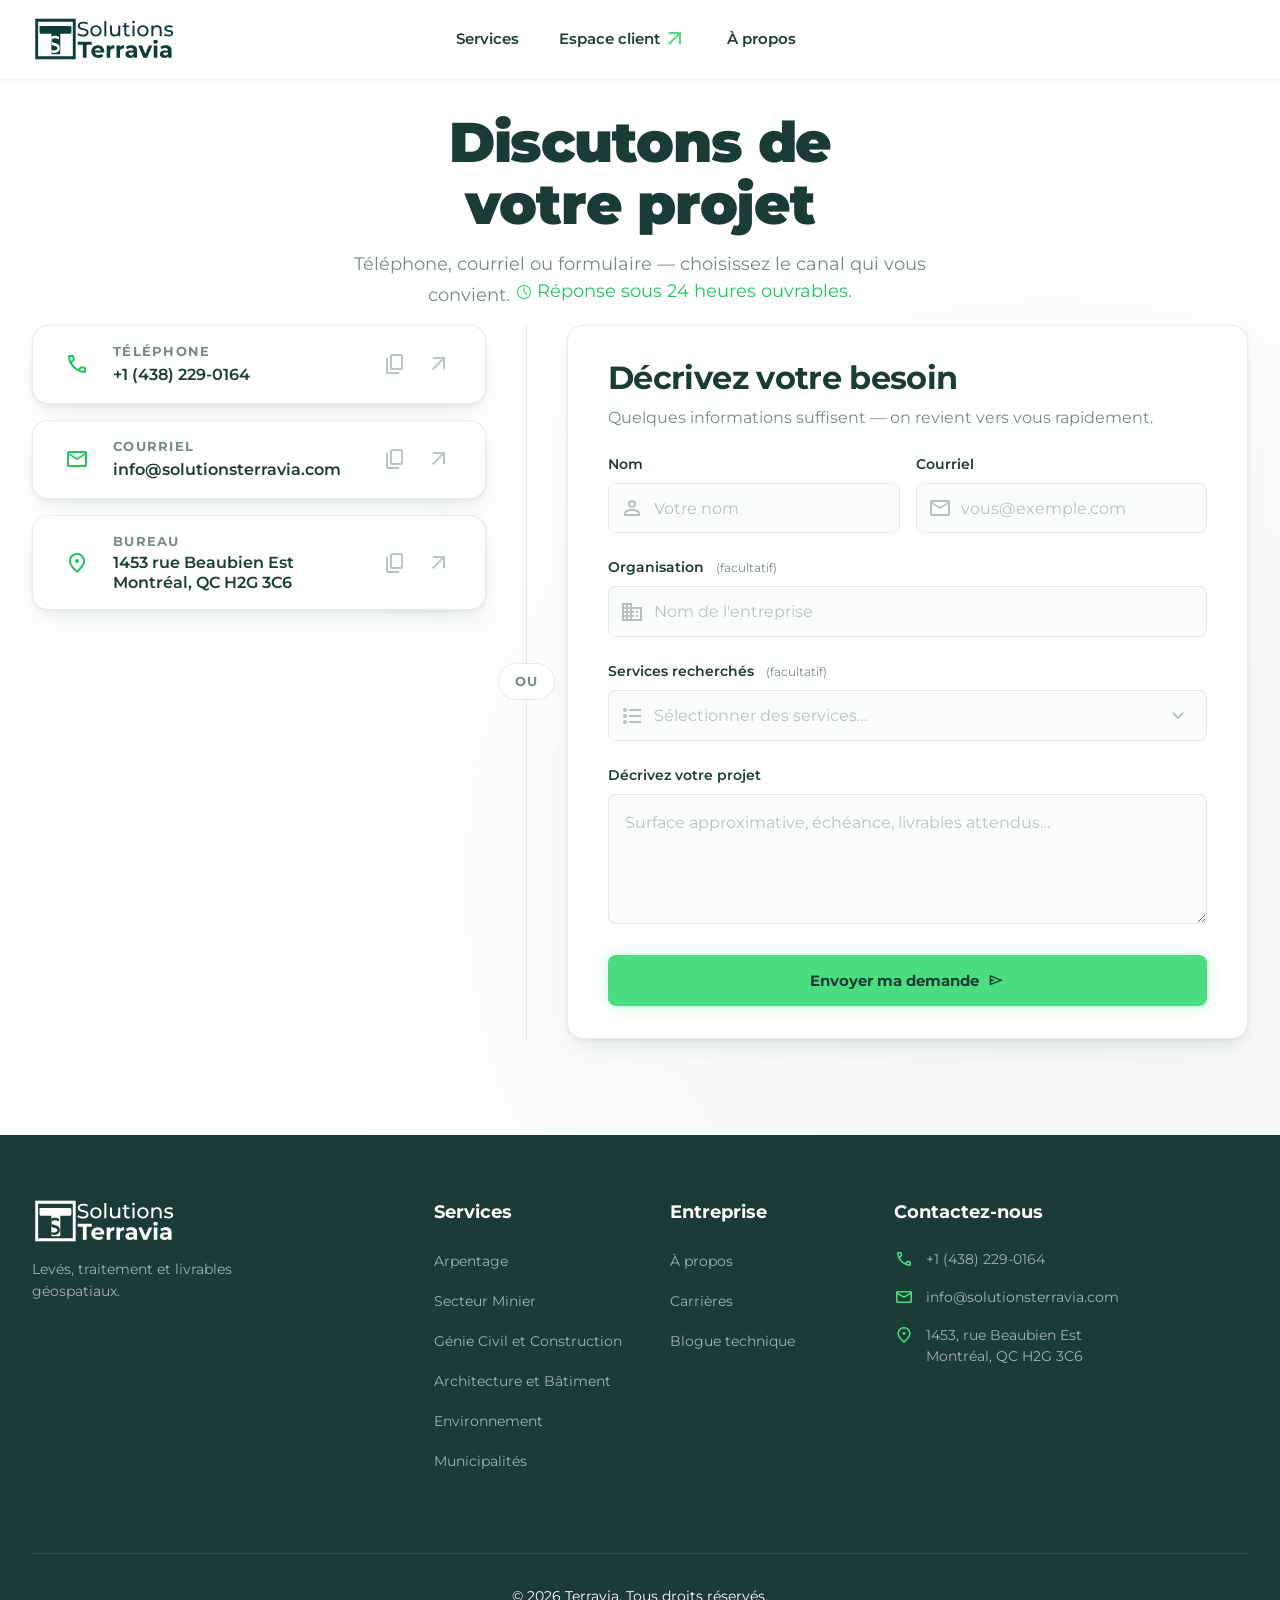
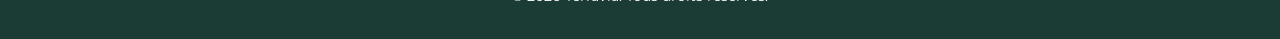
<file: contact/index.html>
<!--
    contact.html — Page de contact de Solutions Terravia.
    Propose deux voies d'accès complémentaires : coordonnées directes (téléphone, courriel, adresse)
    et formulaire de demande de projet. Aucun backend requis à ce stade — le formulaire est
    structuré pour une intégration ultérieure (Formspree, Netlify Forms, ou API interne).
    Aucun JS inline — toute l'interactivité est centralisée dans script.js.
-->
<!DOCTYPE html>
<html lang="fr" class="is-loading">

<head>
    <meta charset="utf-8" />
    <meta content="width=device-width, initial-scale=1.0" name="viewport" />
    <!-- Détection automatique des coordonnées coupée (téléphone, courriel et adresse des
         cartes de canaux soulignés et rendus cliquables par Chrome) — les deux balises
         sont expliquées dans index.html. Page la plus concernée : ses valeurs sont du
         texte simple, l'action passe par les boutons « copier » et « ouvrir », dont les
         vrais liens tel:/mailto:/Maps restent intacts. -->
    <meta name="format-detection" content="telephone=no, date=no, address=no, email=no" />
    <meta name="chrome" content="nointentdetection" />
    <title>Contact — Solutions Terravia</title>
    <meta name="description" content="Contactez Solutions Terravia à Montréal pour discuter de votre projet de levés techniques et de données géospatiales par drone." />

    <!-- Icônes du site — bloc identique à celui du <head> de index.html, où l'ordre
         des balises et la bascule clair/sombre sont documentés en détail. -->
    <link rel="icon" href="../favicon.ico" sizes="32x32" />
    <link rel="icon" href="../assets/favicon.svg" type="image/svg+xml" />
    <link rel="apple-touch-icon" href="../apple-touch-icon.png" />
    <meta name="theme-color" content="#1A3C34" />

    <!--
        Les feuilles de style Google (polices + icônes Material Symbols) sont chargées
        avant nos propres CSS afin que la cascade CSS locale puisse les surcharger sans
        recourir à `!important`. Même contrainte d'ordre que dans index.html.
    -->
    <link href="https://fonts.googleapis.com/css2?family=Material+Symbols+Outlined:wght,FILL@100..700,0..1&display=swap"
        rel="stylesheet" />
    <link
        href="https://fonts.googleapis.com/css2?family=Montserrat:wght@400;500;600;700;800&display=swap"
        rel="stylesheet" />

    <!-- tokens.css : source unique de vérité du design system — couleurs, typographie, espacements, ombres -->
    <link rel="stylesheet" href="../tokens.css">
    <!-- style.css : styles globaux (header, footer, boutons, utilitaires) et les classes
         de formulaire partagées avec login.html — section 6 (.form-input, .input-wrapper,
         .input-label, .error-banner…). Chargé avant contact.css pour permettre la surcharge locale. -->
    <link rel="stylesheet" href="../style.css">
    <!-- contact.css : styles spécifiques à cette page (layout, cartes de coordonnées, formulaire) -->
    <link rel="stylesheet" href="../contact/contact.css">
    <!-- Anti-FOUC : `is-loading` est en dur sur <html>, retirée par script.js.
         Repli sans JS ci-dessous ; repli sans script.js dans style.css.
         Voir le commentaire détaillé dans le <head> de index.html. -->
    <noscript><style>
        /* JavaScript entièrement désactivé : script.js ne lèvera jamais le masquage,
           on neutralise donc ici tout ce qui dépend de lui.

           `animation: none` est indispensable et non cosmétique : sans lui, le filet
           de sécurité de style.css se déclenche quand même au bout de 2 s, et son
           animation repart de `opacity: 0`. Une animation CSS l'emportant sur une
           déclaration normale, elle écrase le `opacity: 1` ci-dessous — toute la page
           disparaît puis réapparaît en fondu, deux secondes après le chargement.

           Le header, lui, est masqué par défaut (translateY(-100%)) : c'est JS qui
           pose .is-floating ou .is-scrolled selon la page et le défilement. Sans JS il
           resterait hors écran, laissant la page sans barre de navigation. On le
           laisse dans son état de base — fond blanc opaque, lisible à toute hauteur
           de défilement, ce que l'état flottant transparent ne garantirait pas. */
        html.is-loading body { opacity: 1; visibility: visible; animation: none; }
        html.is-loading .animate-on-scroll { opacity: 1; transform: none; animation: none; }
        .site-header:not(.is-floating):not(.show-cta) {
            transform: none;
            background-color: var(--white);
            border-bottom-color: var(--border-subtle);
        }
    </style></noscript>
</head>

<!--
    Comme index.html : l'anti-FOUC est porté par `is-loading` sur <html>,
    `page-transition` gère le fondu de sortie lors des navigations.
-->
<body class="page-transition">
    <div class="site-wrapper">

        <!--
            En-tête identique structurellement à index.html.
            Les liens de navigation pointent vers les ancres d'index.html (préfixe `index.html#`)
            car cette page ne contient pas les sections correspondantes.
            Le bouton CTA "Contactez-nous" pointe vers `#contact-form-card` (ancre intra-page)
            et est masqué via `aria-hidden` + `tabindex="-1"` : sur cette page, le bouton
            serait redondant et visible dans le viewport, il ne doit donc pas être accessible
            au clavier ni aux lecteurs d'écran.
        -->
        <!-- `is-scrolled show-cta` sont écrites en dur et non posées par script.js :
             cette page n'a pas de hero, le header y est donc toujours opaque avec son CTA.
             En les posant en JS, le header était peint une première frame dans son état
             dérivé `:not(.is-floating):not(.show-cta)` — translateY(-100%) — puis
             redescendait en glissant par-dessus le fondu d'entrée de la page. -->
        <header class="site-header is-scrolled show-cta">
            <div class="container header-content">
                <a href="../" class="logo transition-link">
                    <img src="../assets/logo-noir.svg" alt="Solutions Terravia" class="logo-icon">
                </a>

                <!-- Chevrons réservés à la feuille du menu mobile (≤ 840px) ; masqués
                     dans la barre horizontale du desktop. Collés au libellé, sans
                     retour à la ligne : voir la note dans index.html. -->
                <nav class="main-nav">
                    <a href="../services/" class="transition-link">Services<span class="material-symbols-outlined nav-chevron" aria-hidden="true">chevron_right</span></a>
                    <a href="../login/" class="transition-link client-link">
                        Espace client
                        <span class="material-symbols-outlined client-icon">arrow_outward</span>
                    </a>
                    <a href="../apropos/" class="transition-link">À propos<span class="material-symbols-outlined nav-chevron" aria-hidden="true">chevron_right</span></a>
                </nav>

                <div class="header-actions">
                    <!--
                        Sur cette page, le CTA pointe vers le formulaire de contact via une ancre intra-page.
                        `aria-hidden` et `tabindex="-1"` le retirent de l'ordre de tabulation et de l'arbre
                        d'accessibilité : le formulaire est déjà visible sans défilement significatif.
                    -->
                    <a href="#contact-form-card" class="btn btn-primary" id="header-quote-btn" aria-hidden="true" tabindex="-1">Contactez-nous</a>
                    <button class="menu-toggle" aria-label="Ouvrir le menu" aria-expanded="false">
                        <div class="burger-icon">
                            <span></span>
                            <span></span>
                            <span></span>
                        </div>
                    </button>
                </div>
            </div>
        </header>

        <!--
            Voile du menu mobile — assombrit la page pendant que la feuille du menu est
            ouverte, et la referme au clic. Placé HORS du <header> : il doit couvrir
            toute la fenêtre, header compris, et le header porte son propre empilement.
            `tabindex="-1"` + `aria-hidden` : la fermeture au clavier passe par Échap,
            ce bouton n'a rien à annoncer tant que le menu est fermé — script.js retire
            `aria-hidden` à l'ouverture. Sans effet et invisible au-dessus de 840px
            (voir « FEUILLE DU MENU MOBILE » dans style.css).
        -->
        <button class="nav-scrim" type="button" tabindex="-1" aria-hidden="true"></button>

        <main class="contact-main">
            <div class="container">

                <!-- Introduction de page — H1 + accroche avec délai de réponse garanti -->
                <section class="contact-intro">
                    <h1 class="animate-on-scroll">Discutons de votre projet</h1>
                    <p class="lead animate-on-scroll">Téléphone, courriel ou formulaire — choisissez le canal qui vous convient. <span class="contact-intro-reassurance"><span class="material-symbols-outlined">schedule</span> Réponse sous 24 heures ouvrables.</span></p>
                </section>

                <!--
                    Disposition principale en deux colonnes : coordonnées directes (aside) | formulaire (section).
                    Un séparateur décoratif `.contact-divider` occupe la colonne centrale sur desktop
                    et disparaît sur mobile où les blocs s'empilent verticalement.
                -->
                <div class="contact-layout">

                    <!--
                        Colonne gauche — cartes de coordonnées directes.
                        Chaque carte propose deux actions : copier la valeur dans le presse-papiers
                        et ouvrir le canal natif (tel:, mailto:, Google Maps).
                        Le double état des icônes (`.channel-copy-icon--default` / `.channel-copy-icon--done`)
                        est piloté par script.js : bascule vers l'icône "check" à la confirmation de copie.
                        La région `aria-live` `.channel-copy-live` annonce la confirmation aux lecteurs d'écran.
                    -->
                    <aside class="contact-channels">
                        <div class="channel-card animate-on-scroll">
                            <span class="channel-icon material-symbols-outlined">call</span>
                            <div class="channel-body">
                                <span class="channel-label">Téléphone</span>
                                <span class="channel-value">+1 (438) 229-0164</span>
                            </div>
                            <div class="channel-actions">
                                <button type="button"
                                        class="channel-copy"
                                        data-copy="+1 (438) 229-0164"
                                        aria-label="Copier le numéro de téléphone">
                                    <span class="channel-copy-icon channel-copy-icon--default material-symbols-outlined">content_copy</span>
                                    <span class="channel-copy-icon channel-copy-icon--done material-symbols-outlined">check</span>
                                </button>
                                <a href="tel:+14382290164"
                                   class="channel-external material-symbols-outlined"
                                   aria-label="Appeler le +1 (438) 229-0164">arrow_outward</a>
                            </div>
                        </div>

                        <div class="channel-card animate-on-scroll">
                            <span class="channel-icon material-symbols-outlined">mail</span>
                            <div class="channel-body">
                                <span class="channel-label">Courriel</span>
                                <span class="channel-value">info@solutionsterravia.com</span>
                            </div>
                            <div class="channel-actions">
                                <button type="button"
                                        class="channel-copy"
                                        data-copy="info@solutionsterravia.com"
                                        aria-label="Copier l'adresse courriel">
                                    <span class="channel-copy-icon channel-copy-icon--default material-symbols-outlined">content_copy</span>
                                    <span class="channel-copy-icon channel-copy-icon--done material-symbols-outlined">check</span>
                                </button>
                                <a href="mailto:info@solutionsterravia.com"
                                   class="channel-external material-symbols-outlined"
                                   aria-label="Envoyer un courriel à info@solutionsterravia.com">arrow_outward</a>
                            </div>
                        </div>

                        <div class="channel-card animate-on-scroll">
                            <span class="channel-icon material-symbols-outlined">location_on</span>
                            <div class="channel-body">
                                <span class="channel-label">Bureau</span>
                                <!-- `<address>` : élément sémantique HTML pour les coordonnées physiques -->
                                <address>1453 rue Beaubien Est<br>Montréal, QC H2G 3C6</address>
                            </div>
                            <div class="channel-actions">
                                <button type="button"
                                        class="channel-copy"
                                        data-copy="1453 rue Beaubien Est, Montréal, QC H2G 3C6"
                                        aria-label="Copier l'adresse">
                                    <span class="channel-copy-icon channel-copy-icon--default material-symbols-outlined">content_copy</span>
                                    <span class="channel-copy-icon channel-copy-icon--done material-symbols-outlined">check</span>
                                </button>
                                <!--
                                    `&amp;` encode l'esperluette dans l'URL de l'API Google Maps
                                    pour respecter la syntaxe HTML valide dans un attribut href.
                                    `rel="noopener noreferrer"` sur le lien externe : empêche la page cible
                                    d'accéder à `window.opener` et évite de transmettre le referrer.
                                -->
                                <a href="https://www.google.com/maps/search/?api=1&amp;query=1453+rue+Beaubien+Est+Montr%C3%A9al+QC+H2G+3C6"
                                   target="_blank" rel="noopener noreferrer"
                                   class="channel-external material-symbols-outlined"
                                   aria-label="Ouvrir l'adresse dans Google Maps">arrow_outward</a>
                            </div>
                        </div>

                        <!-- Zone de message pour lecteurs d'écran : annonce la confirmation de copie -->
                        <span class="channel-copy-live" aria-live="polite" aria-atomic="true"></span>
                    </aside>

                    <!-- Séparateur visuel entre les deux colonnes — masqué des lecteurs d'écran -->
                    <div class="contact-divider" aria-hidden="true">
                        <span class="contact-divider-label">OU</span>
                    </div>

                    <!--
                        Colonne droite — formulaire de demande de projet.
                        `novalidate` désactive la validation native du navigateur pour permettre
                        une validation JavaScript personnalisée avec des messages d'erreur cohérents
                        avec le design system.
                        Les régions `role="alert"` et `role="status"` permettent aux lecteurs d'écran
                        d'annoncer automatiquement les erreurs et confirmations sans changement de focus.
                    -->
                    <section class="contact-form-section">
                        <div class="form-card" id="contact-form-card">
                            <header class="form-card-header">
                                <h2>Décrivez votre besoin</h2>
                                <p class="lead">Quelques informations suffisent — on revient vers vous rapidement.</p>
                            </header>

                            <form id="contact-form" class="form-stack" novalidate>
                                <!-- Bannières de retour d'état — peuplées dynamiquement par script.js -->
                                <div id="contact-error" class="error-banner" role="alert" aria-live="polite"></div>
                                <div id="contact-success" class="success-banner" role="status" aria-live="polite"></div>

                                <!-- Ligne Nom / Courriel : deux champs côte à côte sur desktop, empilés sur mobile -->
                                <div class="input-row">
                                    <div class="input-group">
                                        <label class="input-label" for="contact-name">Nom</label>
                                        <div class="input-wrapper">
                                            <span class="material-symbols-outlined input-icon">person</span>
                                            <input class="form-input" id="contact-name" name="name" type="text" required placeholder="Votre nom" autocomplete="name" />
                                        </div>
                                    </div>

                                    <div class="input-group">
                                        <label class="input-label" for="contact-email">Courriel</label>
                                        <div class="input-wrapper">
                                            <span class="material-symbols-outlined input-icon">mail</span>
                                            <input class="form-input" id="contact-email" name="email" type="email" required placeholder="vous@exemple.com" autocomplete="email" />
                                        </div>
                                    </div>
                                </div>

                                <div class="input-group">
                                    <label class="input-label" for="contact-org">Organisation <span class="input-optional">(facultatif)</span></label>
                                    <div class="input-wrapper">
                                        <span class="material-symbols-outlined input-icon">business</span>
                                        <input class="form-input" id="contact-org" name="organization" type="text" placeholder="Nom de l'entreprise" autocomplete="organization" />
                                    </div>
                                </div>

                                <!--
                                    Champ "Services" — liste déroulante à sélection multiple implémentée
                                    en JS pur (pas de `<select multiple>` natif dont le rendu varie trop entre navigateurs).
                                    Structure : un `<button>` trigger (`.services-trigger`) ouvre un panneau
                                    (`.services-panel`) contenant des checkboxes HTML natives pour l'envoi du formulaire.
                                    Les attributs ARIA (`aria-haspopup`, `aria-expanded`, `aria-labelledby`,
                                    `role="listbox"`, `aria-multiselectable`) exposent le widget aux technologies d'assistance.
                                    La zone `.services-tags` affiche les sélections actives sous forme de badges
                                    et est mise à jour dynamiquement par script.js.
                                -->
                                <div class="input-group">
                                    <label class="input-label" id="services-label">Services recherchés <span class="input-optional">(facultatif)</span></label>
                                    <div class="services-dropdown" id="services-dropdown">
                                        <div class="input-wrapper">
                                            <span class="material-symbols-outlined input-icon">format_list_bulleted</span>
                                            <button type="button"
                                                    class="form-input services-trigger"
                                                    id="services-trigger"
                                                    aria-haspopup="listbox"
                                                    aria-expanded="false"
                                                    aria-labelledby="services-label">
                                                <span class="services-trigger-text">Sélectionner des services…</span>
                                                <span class="material-symbols-outlined services-chevron">expand_more</span>
                                            </button>
                                        </div>
                                        <div class="services-panel" role="listbox" aria-multiselectable="true" aria-labelledby="services-label">
                                            <label class="service-option">
                                                <input class="checkbox-input" type="checkbox" name="services" value="arpentage" />
                                                <span class="service-box"><span class="material-symbols-outlined service-check">check</span></span>
                                                <span class="service-option-label">Arpentage</span>
                                            </label>
                                            <label class="service-option">
                                                <input class="checkbox-input" type="checkbox" name="services" value="minier" />
                                                <span class="service-box"><span class="material-symbols-outlined service-check">check</span></span>
                                                <span class="service-option-label">Secteur Minier</span>
                                            </label>
                                            <label class="service-option">
                                                <input class="checkbox-input" type="checkbox" name="services" value="civil" />
                                                <span class="service-box"><span class="material-symbols-outlined service-check">check</span></span>
                                                <span class="service-option-label">Génie Civil et Construction</span>
                                            </label>
                                            <label class="service-option">
                                                <input class="checkbox-input" type="checkbox" name="services" value="architecture" />
                                                <span class="service-box"><span class="material-symbols-outlined service-check">check</span></span>
                                                <span class="service-option-label">Architecture et Bâtiment</span>
                                            </label>
                                            <label class="service-option">
                                                <input class="checkbox-input" type="checkbox" name="services" value="environnement" />
                                                <span class="service-box"><span class="material-symbols-outlined service-check">check</span></span>
                                                <span class="service-option-label">Environnement</span>
                                            </label>
                                            <label class="service-option">
                                                <input class="checkbox-input" type="checkbox" name="services" value="territoire" />
                                                <span class="service-box"><span class="material-symbols-outlined service-check">check</span></span>
                                                <span class="service-option-label">Municipalités</span>
                                            </label>
                                            <label class="service-option">
                                                <input class="checkbox-input" type="checkbox" name="services" value="autre" />
                                                <span class="service-box"><span class="material-symbols-outlined service-check">check</span></span>
                                                <span class="service-option-label">Autre besoin</span>
                                            </label>
                                        </div>
                                    </div>
                                    <!-- Zone de tags pour les services sélectionnés — peuplée par script.js -->
                                    <div class="services-tags" id="services-tags" aria-live="polite"></div>
                                </div>

                                <div class="input-group">
                                    <label class="input-label" for="contact-message">Décrivez votre projet</label>
                                    <!-- `rows="4"` fixe la hauteur initiale du textarea sans contraindre le redimensionnement -->
                                    <div class="input-wrapper">
                                        <textarea id="contact-message" name="message" class="form-input form-textarea" rows="4" required placeholder="Surface approximative, échéance, livrables attendus…"></textarea>
                                    </div>
                                </div>

                                <button type="submit" class="btn btn-primary form-submit">
                                    Envoyer ma demande
                                    <span class="material-symbols-outlined">send</span>
                                </button>

                            </form>
                        </div>
                    </section>

                </div>
            </div>
        </main>

        <!--
            Pied de page — structure identique à index.html.
            Les liens "Services" pointent vers les ancres de services.html (mêmes id que la sidebar de cette page).
            Sous "Entreprise", "Carrières" et "Blogue technique" restent des placeholders
            interceptés par script.js — leurs pages ne sont pas encore publiées.
        -->
        <footer class="site-footer">
            <div class="container">
                <div class="footer-grid">
                    <div class="footer-brand">
                        <a href="../" class="logo transition-link">
                            <img src="../assets/logo-noir.svg" alt="Solutions Terravia" class="logo-icon">
                        </a>
                        <p>Levés, traitement et livrables<br>géospatiaux.</p>
                    </div>

                    <div class="footer-links">
                        <h4>Services</h4>
                        <ul>
                            <li><a href="../services/#arpentage" class="transition-link">Arpentage</a></li>
                            <li><a href="../services/#minier" class="transition-link">Secteur Minier</a></li>
                            <li><a href="../services/#civil" class="transition-link">Génie Civil et Construction</a></li>
                            <li><a href="../services/#architecture" class="transition-link">Architecture et Bâtiment</a></li>
                            <li><a href="../services/#environnement" class="transition-link">Environnement</a></li>
                            <li><a href="../services/#territoire" class="transition-link">Municipalités</a></li>
                        </ul>
                    </div>

                    <div class="footer-links">
                        <h4>Entreprise</h4>
                        <ul>
                            <li><a href="../apropos/" class="transition-link">À propos</a></li>
                            <li><a href="#" class="link-placeholder">Carrières</a></li>
                            <li><a href="#" class="link-placeholder">Blogue technique</a></li>
                        </ul>
                    </div>

                    <!--
                        Coordonnées structurées avec `<address>` pour la sémantique HTML correcte.
                        Les icônes Material Symbols sont purement décoratives ici (pas d'aria-label nécessaire
                        car le texte adjacent est suffisant pour l'accessibilité).
                    -->
                    <div class="footer-contact">
                        <h4>Contactez-nous</h4>
                        <ul>
                            <li><span class="material-symbols-outlined icon">call</span> +1 (438) 229-0164</li>
                            <li><span class="material-symbols-outlined icon">mail</span> info@solutionsterravia.com</li>
                            <li>
                                <span class="material-symbols-outlined icon">location_on</span>
                                <address>
                                    1453, rue Beaubien Est<br>
                                    Montréal, QC H2G 3C6
                                </address>
                            </li>
                        </ul>
                    </div>
                </div>
                <div class="footer-bottom">
                    <p>© 2026 Terravia. Tous droits réservés.</p>
                </div>
            </div>
        </footer>
    </div>
    <!--
        script.js chargé en fin de body (sans `defer`) pour garantir que le DOM est entièrement
        parsé avant l'initialisation. Gère sur cette page : reveal au scroll, glassmorphisme du header,
        menu hamburger, copie presse-papiers des cartes de coordonnées, dropdown services, validation formulaire.
    -->
    <script src="../script.js"></script>
</body>

</html>
</file>
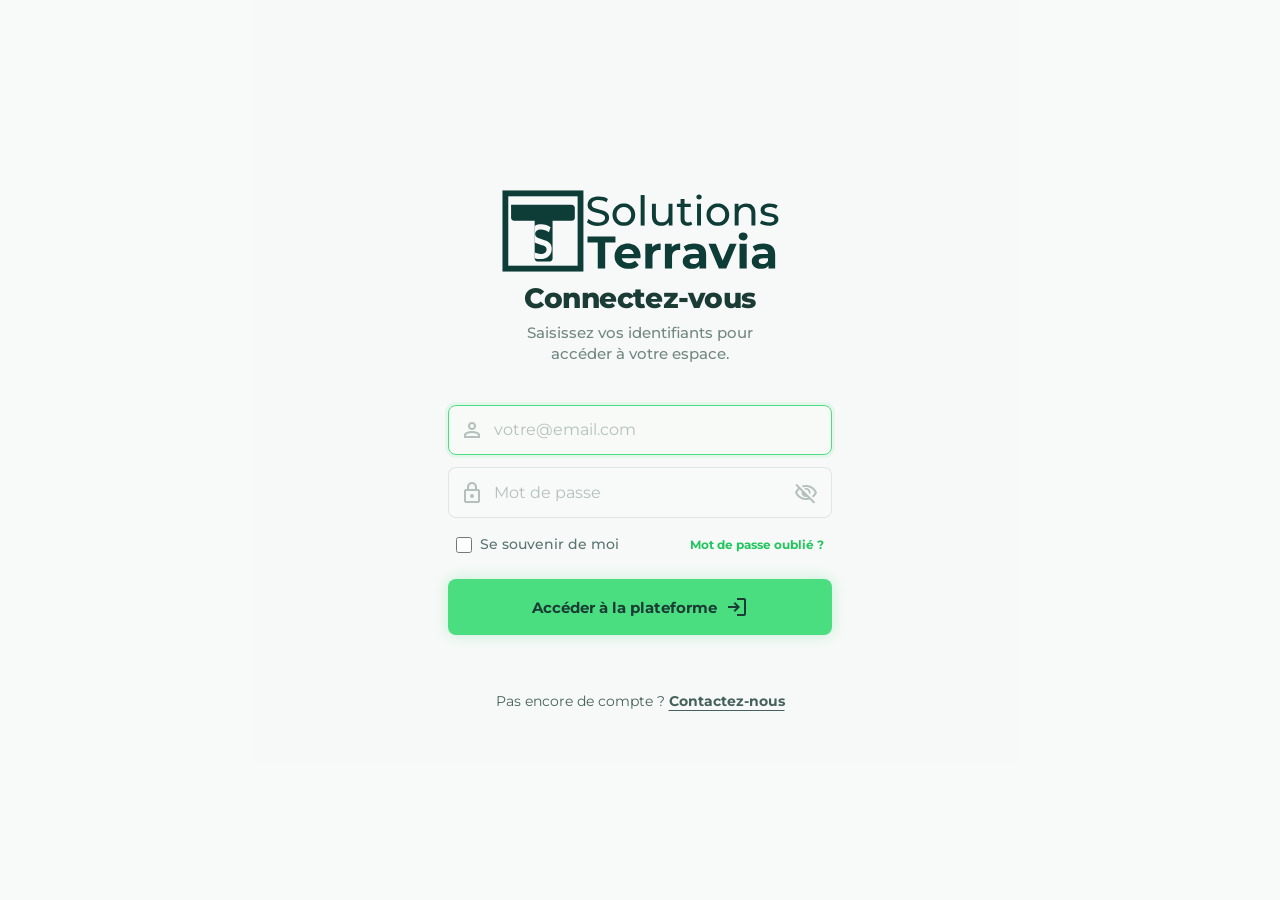
<file: login/index.html>
<!DOCTYPE html>
<!-- Page de connexion à l'espace client Solutions Terravia.
     Structure autonome : reproduit les patterns visuels de la modale de connexion
     (définie dans login.css) mais rendue en pleine page, sans overlay sombre.
     Toute l'interactivité (toggle mot de passe, validation, bannière d'erreur)
     est gérée dans script.js — aucun JS inline ici. L'anti-FOUC est porté par
     `is-loading` sur <html> (voir le commentaire du <head> de index.html). -->
<html lang="fr" class="is-loading">

<head>
    <meta charset="utf-8" />
    <meta content="width=device-width, initial-scale=1.0" name="viewport" />
    <!-- Détection automatique des coordonnées coupée (téléphone du footer souligné et
         rendu cliquable par Chrome) — les deux balises sont expliquées dans index.html. -->
    <meta name="format-detection" content="telephone=no, date=no, address=no, email=no" />
    <meta name="chrome" content="nointentdetection" />
    <title>Espace client — Solutions Terravia</title>
    <meta name="description" content="Accédez à la plateforme cliente de Solutions Terravia pour visualiser et exploiter vos données géospatiales et relevés LiDAR." />

    <!-- Icônes du site — bloc identique à celui du <head> de index.html, où l'ordre
         des balises et la bascule clair/sombre sont documentés en détail. -->
    <link rel="icon" href="../favicon.ico" sizes="32x32" />
    <link rel="icon" href="../assets/favicon.svg" type="image/svg+xml" />
    <link rel="apple-touch-icon" href="../apple-touch-icon.png" />
    <meta name="theme-color" content="#1A3C34" />

    <!-- Polices et icônes Google Fonts chargées en premier pour éviter le FOUT.
         Material Symbols est déclaré dans le <head> de index.html avec le même
         pattern ; la cohérence de l'ordre de chargement est intentionnelle. -->
    <link href="https://fonts.googleapis.com/css2?family=Material+Symbols+Outlined:wght,FILL@100..700,0..1&display=swap"
        rel="stylesheet" />
    <link
        href="https://fonts.googleapis.com/css2?family=Montserrat:wght@400;500;600;700;800&display=swap"
        rel="stylesheet" />

    <!-- tokens.css : source unique de vérité du design system (couleurs, typographie,
         espacement, ombres). Doit être importé avant style.css et login.css. -->
    <link rel="stylesheet" href="../tokens.css">
    <link rel="stylesheet" href="../style.css">
    <link rel="stylesheet" href="../login/login.css">
    <!-- Anti-FOUC : `is-loading` est en dur sur <html>, retirée par script.js.
         Repli sans JS ci-dessous ; repli sans script.js dans style.css.
         Voir le commentaire détaillé dans le <head> de index.html. -->
    <noscript><style>
        /* JavaScript entièrement désactivé : script.js ne lèvera jamais le masquage,
           on neutralise donc ici tout ce qui dépend de lui.

           `animation: none` est indispensable et non cosmétique : sans lui, le filet
           de sécurité de style.css se déclenche quand même au bout de 2 s, et son
           animation repart de `opacity: 0`. Une animation CSS l'emportant sur une
           déclaration normale, elle écrase le `opacity: 1` ci-dessous — toute la page
           disparaît puis réapparaît en fondu, deux secondes après le chargement.

           Le header, lui, est masqué par défaut (translateY(-100%)) : c'est JS qui
           pose .is-floating ou .is-scrolled selon la page et le défilement. Sans JS il
           resterait hors écran, laissant la page sans barre de navigation. On le
           laisse dans son état de base — fond blanc opaque, lisible à toute hauteur
           de défilement, ce que l'état flottant transparent ne garantirait pas. */
        html.is-loading body { opacity: 1; visibility: visible; animation: none; }
        html.is-loading .animate-on-scroll { opacity: 1; transform: none; animation: none; }
        .site-header:not(.is-floating):not(.show-cta) {
            transform: none;
            background-color: var(--white);
            border-bottom-color: var(--border-subtle);
        }
    </style></noscript>
</head>

<body class="page-transition">
    <div class="site-wrapper">

        <main class="login-main">

            <!-- Conteneur centré à largeur contrainte (max 30rem).
                 Déclenche l'animation slideUpFade au chargement via login.css. -->
            <div class="login-container">
                <div class="login-wrapper">
                    <div class="login-card">

                        <!-- En-tête de marque : logo cliquable + titre + sous-titre.
                             Le logo renvoie vers index.html via .transition-link
                             (fondu de sortie géré dans script.js). -->
                        <div class="brand-header">
                            <a class="logo-link transition-link" href="../">
                                <img alt="Solutions Terravia" class="logo-icon" src="../assets/logo-noir.svg" />
                            </a>
                            <h1 class="login-title">Connectez-vous</h1>
                            <p class="brand-subtitle">Saisissez vos identifiants pour accéder à votre espace.</p>
                        </div>

                        <!-- Formulaire de connexion.
                             novalidate : désactive la validation native du navigateur
                             afin de contrôler entièrement l'UX d'erreur via script.js
                             (messages localisés en français, bannière cohérente avec
                             le design system). La validation côté serveur reste active. -->
                        <form action="#" class="form-stack" method="POST" novalidate>

                            <!-- Bannière d'erreur accessible.
                                 role="alert" : annonce immédiatement le message aux
                                 lecteurs d'écran dès son injection par script.js.
                                 aria-live="polite" : file d'attente polie — attend la
                                 fin de la lecture en cours avant d'annoncer, ce qui
                                 évite d'interrompre l'utilisateur au milieu d'une action.
                                 Initialement vide et masquée (display: none) ; la classe
                                 .visible lui applique display: flex. -->
                            <div class="error-banner" id="error-banner" role="alert" aria-live="polite"></div>

                            <!-- Groupe des deux champs de saisie (email + mot de passe).
                                 .inputs-wrapper réduit l'espacement entre ces champs
                                 par rapport au gap général de .form-stack. -->
                            <div class="inputs-wrapper">

                                <!-- Champ email — icône positionnée en absolu à gauche
                                     via .input-wrapper. L'aria-label est redondant avec
                                     le placeholder mais garantit l'accessibilité si le
                                     navigateur ne lit pas le placeholder comme label.
                                     autofocus place le curseur ici dès l'ouverture de la
                                     page : c'est le premier champ à remplir, et l'attribut
                                     HTML natif fonctionne même si script.js ne charge pas. -->
                                <div class="input-group">
                                    <div class="input-wrapper">
                                        <span class="material-symbols-outlined input-icon">person</span>
                                        <input class="form-input" id="email" name="email" placeholder="votre@email.com"
                                            required="" type="email" aria-label="Email" autofocus="" />
                                    </div>
                                </div>

                                <!-- Champ mot de passe — contient un bouton toggle oeil
                                     (type="button" pour ne pas soumettre le formulaire).
                                     aria-pressed reflète l'état visible/caché géré par
                                     script.js. La zone tactile du bouton est 44×44px
                                     (seuil WCAG 2.5.5 / Apple HIG). -->
                                <div class="input-group">
                                    <div class="input-wrapper">
                                        <span class="material-symbols-outlined input-icon">lock</span>
                                        <input class="form-input" id="password" name="password" placeholder="Mot de passe"
                                            required="" type="password" aria-label="Mot de passe" />
                                        <button type="button" class="password-toggle" title="Afficher le mot de passe" aria-label="Afficher le mot de passe" aria-pressed="false">
                                            <span class="material-symbols-outlined">visibility_off</span>
                                        </button>
                                    </div>
                                    <p class="caps-warning" id="caps-warning" role="status" aria-live="polite" aria-atomic="true" aria-hidden="true">
                                        <span class="material-symbols-outlined" aria-hidden="true">keyboard_capslock</span>
                                        Majuscules activées
                                    </p>
                                </div>
                            </div>

                            <!-- Options de formulaire : mémorisation de session + lien
                                 de récupération de mot de passe.
                                 La réinitialisation n'étant pas automatisée, le lien
                                 "Mot de passe oublié ?" ouvre le client courriel de
                                 l'utilisateur (mailto:) avec l'objet pré-rempli, vers
                                 l'adresse de support de la plateforme. Pas de classe
                                 .link-placeholder ici : script.js bloquerait le mailto. -->
                            <div class="flex-between form-options">
                                <div class="checkbox-group">
                                    <input class="checkbox-input" id="remember-me" name="remember-me" type="checkbox" />
                                    <label class="checkbox-label" for="remember-me">
                                        Se souvenir de moi
                                    </label>
                                </div>
                                <a class="forgot-password-link"
                                   href="mailto:plateforme@solutionsterravia.com?subject=R%C3%A9initialisation%20de%20mot%20de%20passe"
                                   aria-label="Mot de passe oublié ? Envoyer un courriel de demande à plateforme@solutionsterravia.com">Mot de passe oublié ?</a>
                            </div>

                            <!-- Bouton de soumission principal -->
                            <button class="btn btn-primary" type="submit">
                                Accéder à la plateforme
                                <span class="material-symbols-outlined">login</span>
                            </button>

                            <!-- Pied de formulaire : invite les non-inscrits à contacter
                                 l'équipe commerciale via la page contact.html.
                                 .transition-link déclenche le fondu de sortie de page. -->
                            <p class="footer-text brand-footer-text">
                                Pas encore de compte ?
                                <a class="footer-link brand-footer-link transition-link" href="../contact/">Contactez-nous</a>
                            </p>
                        </form>
                    </div>

                </div>
            </div>
        </main>

    </div>
    <script src="../script.js"></script>
</body>

</html>
</file>
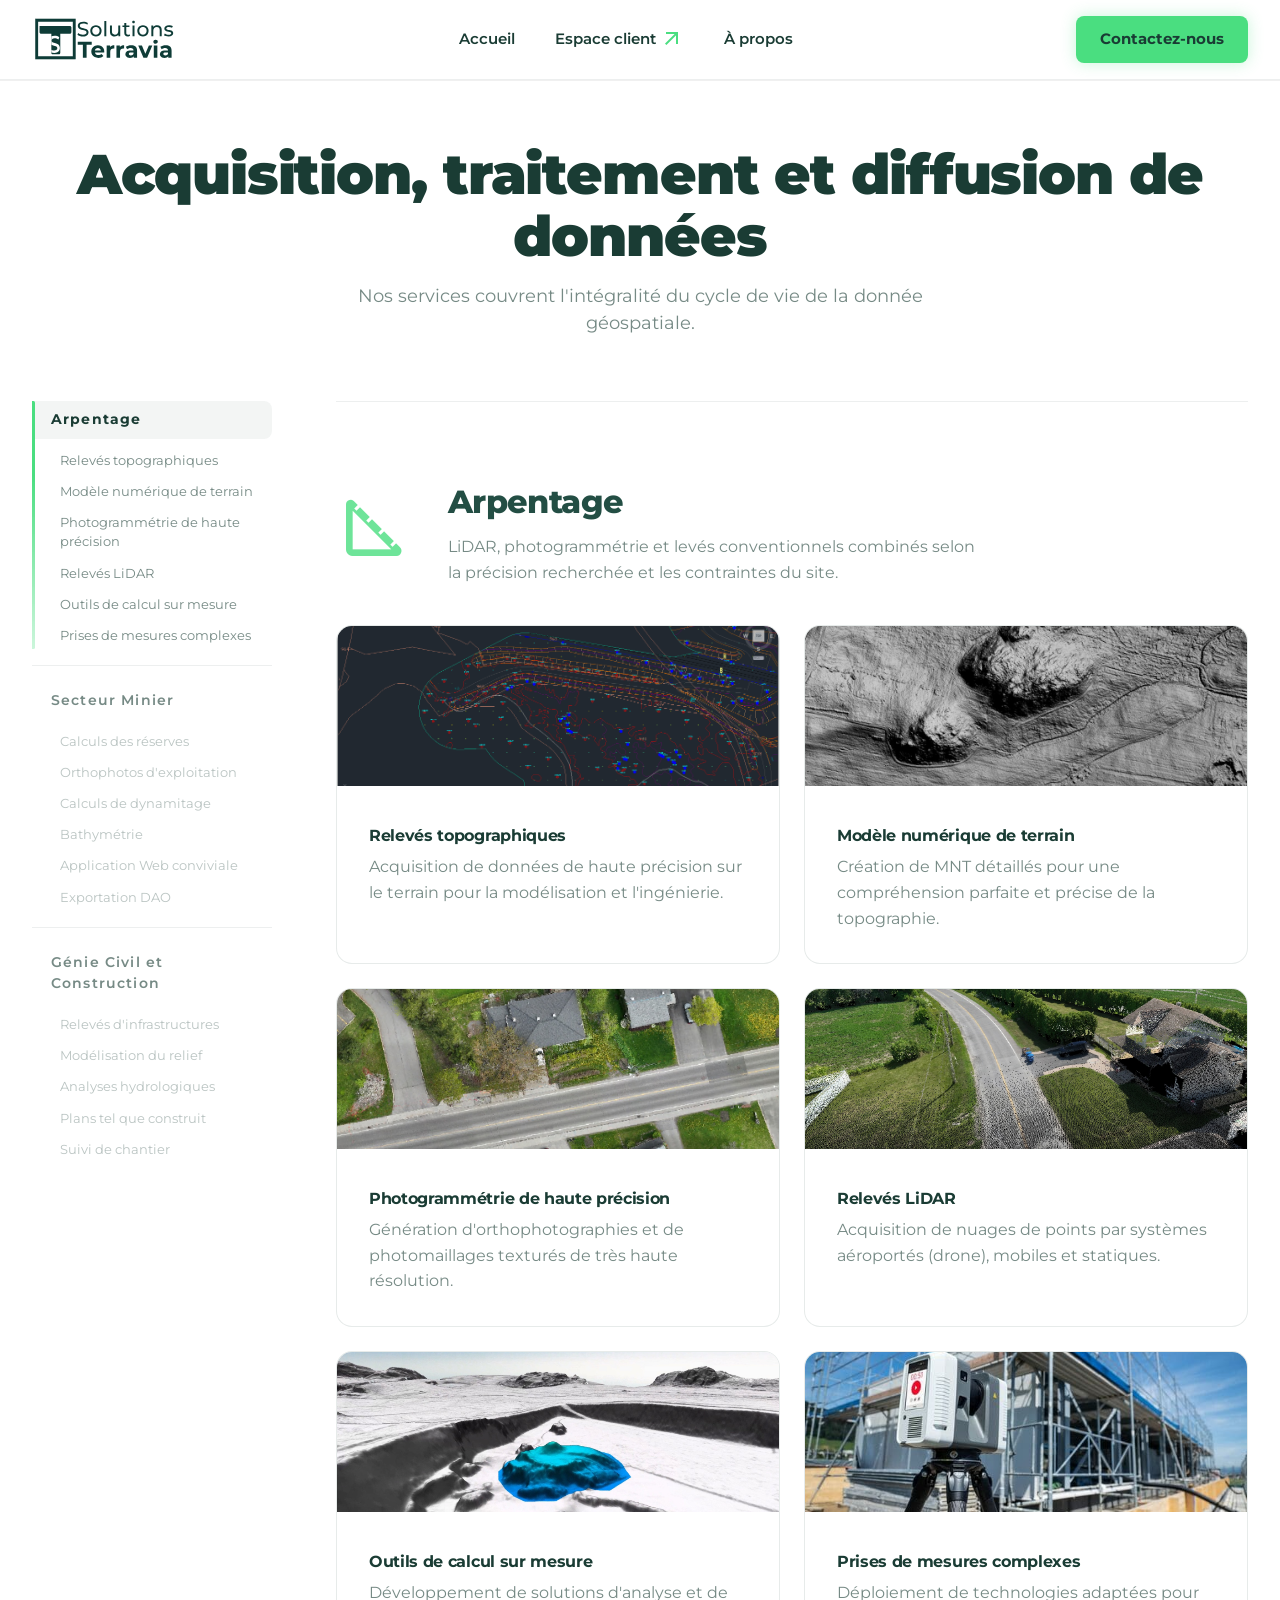
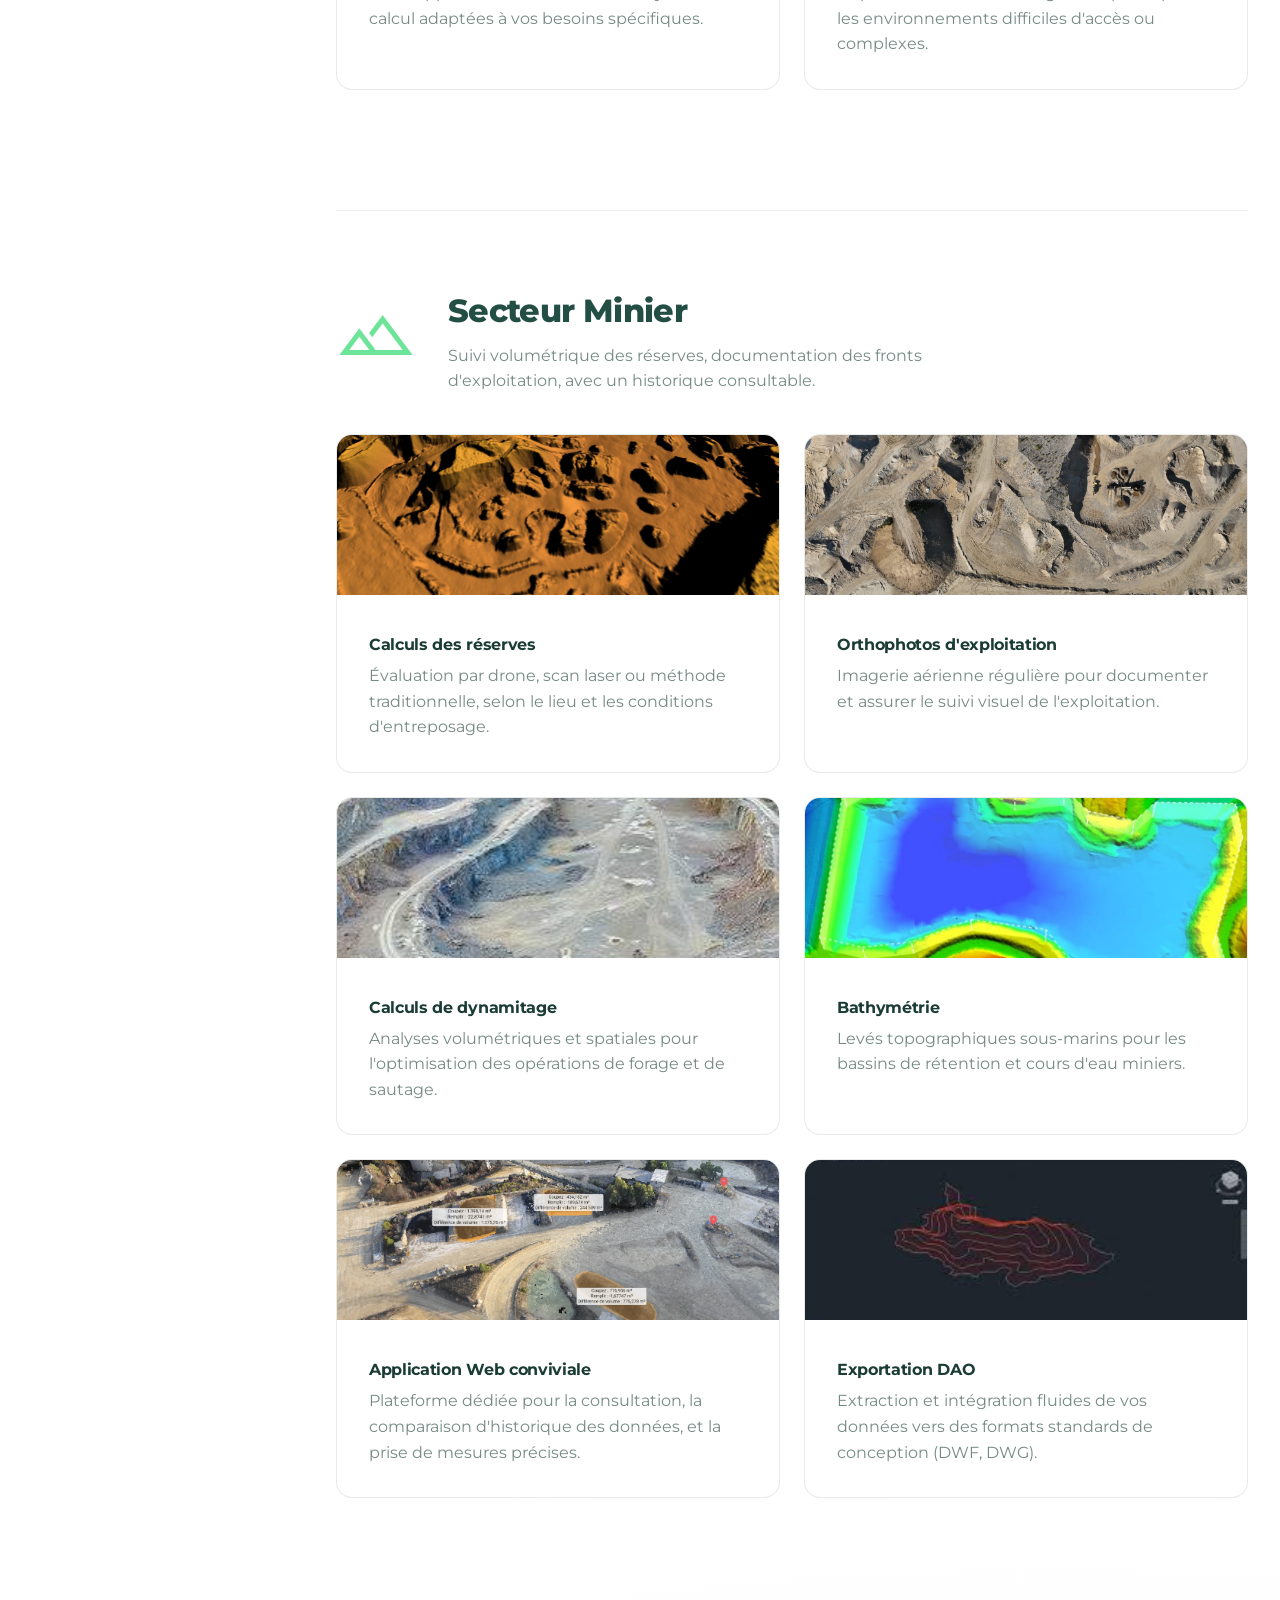
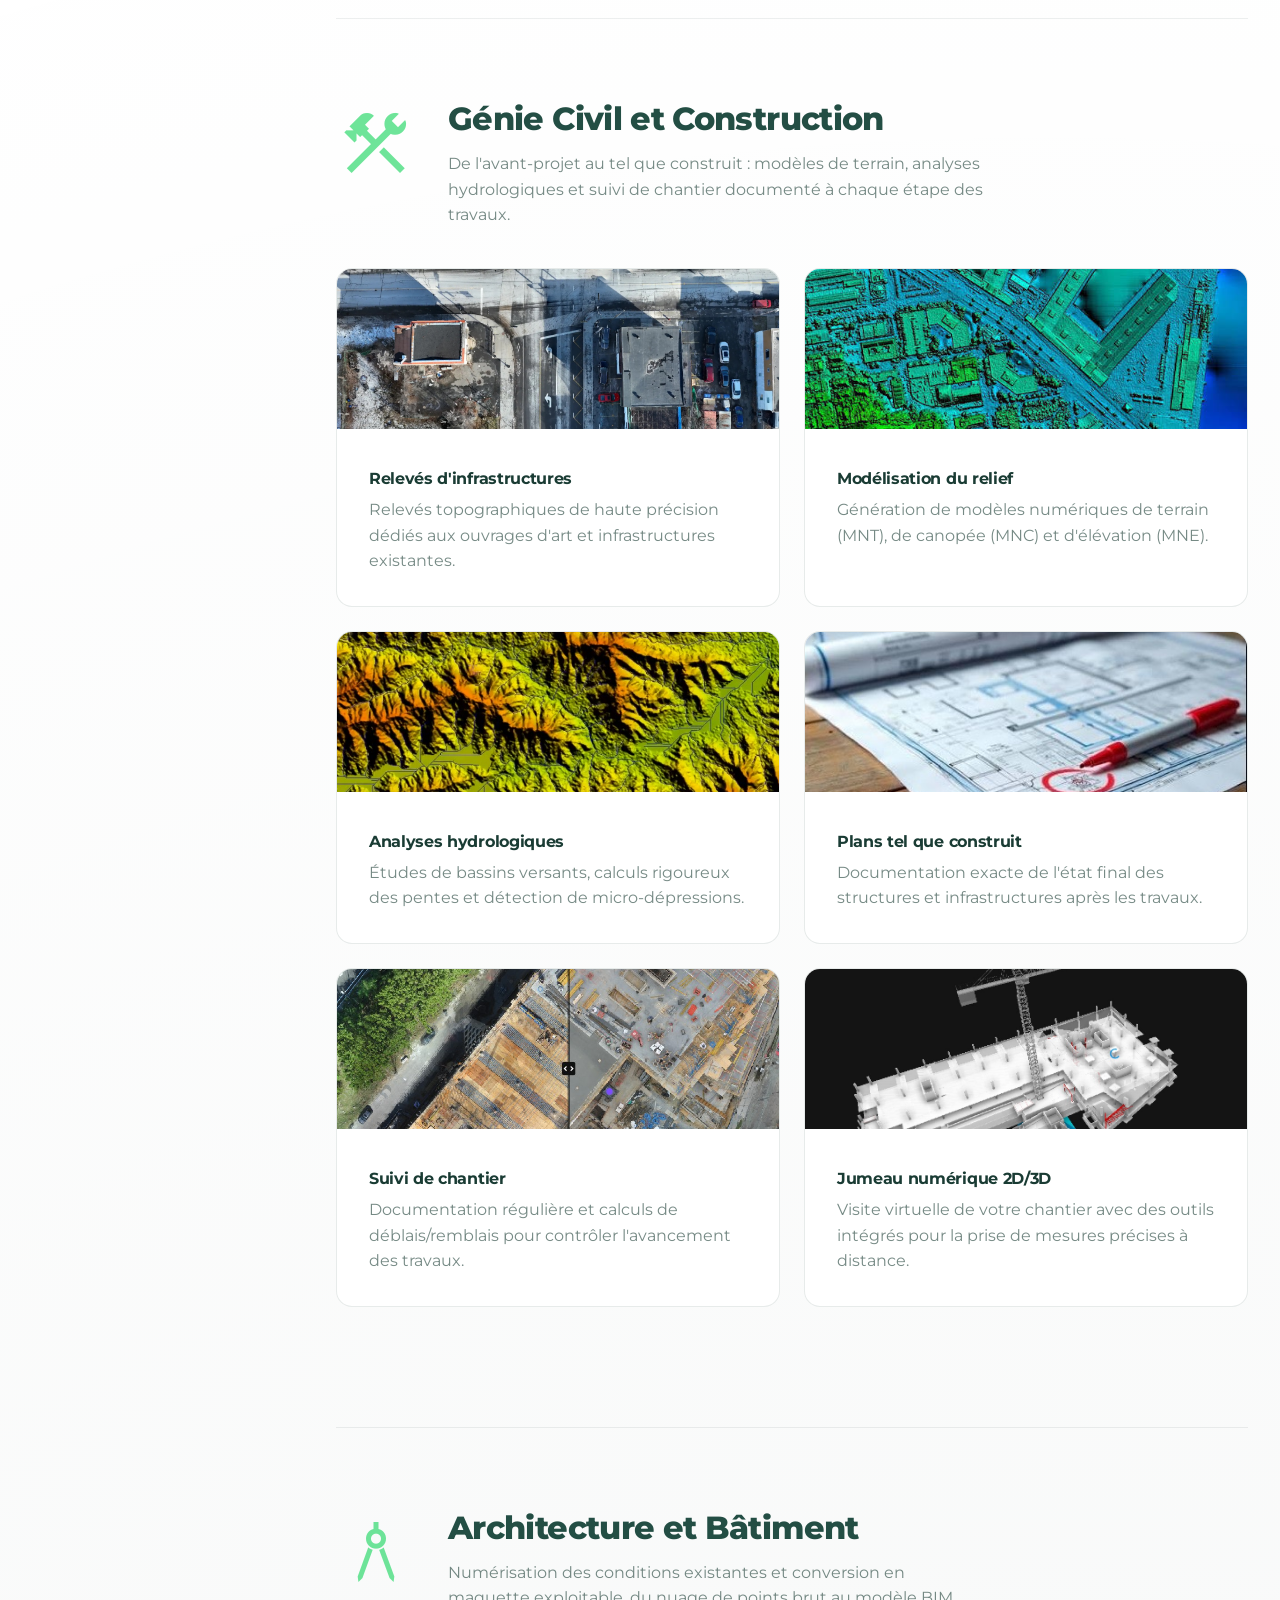
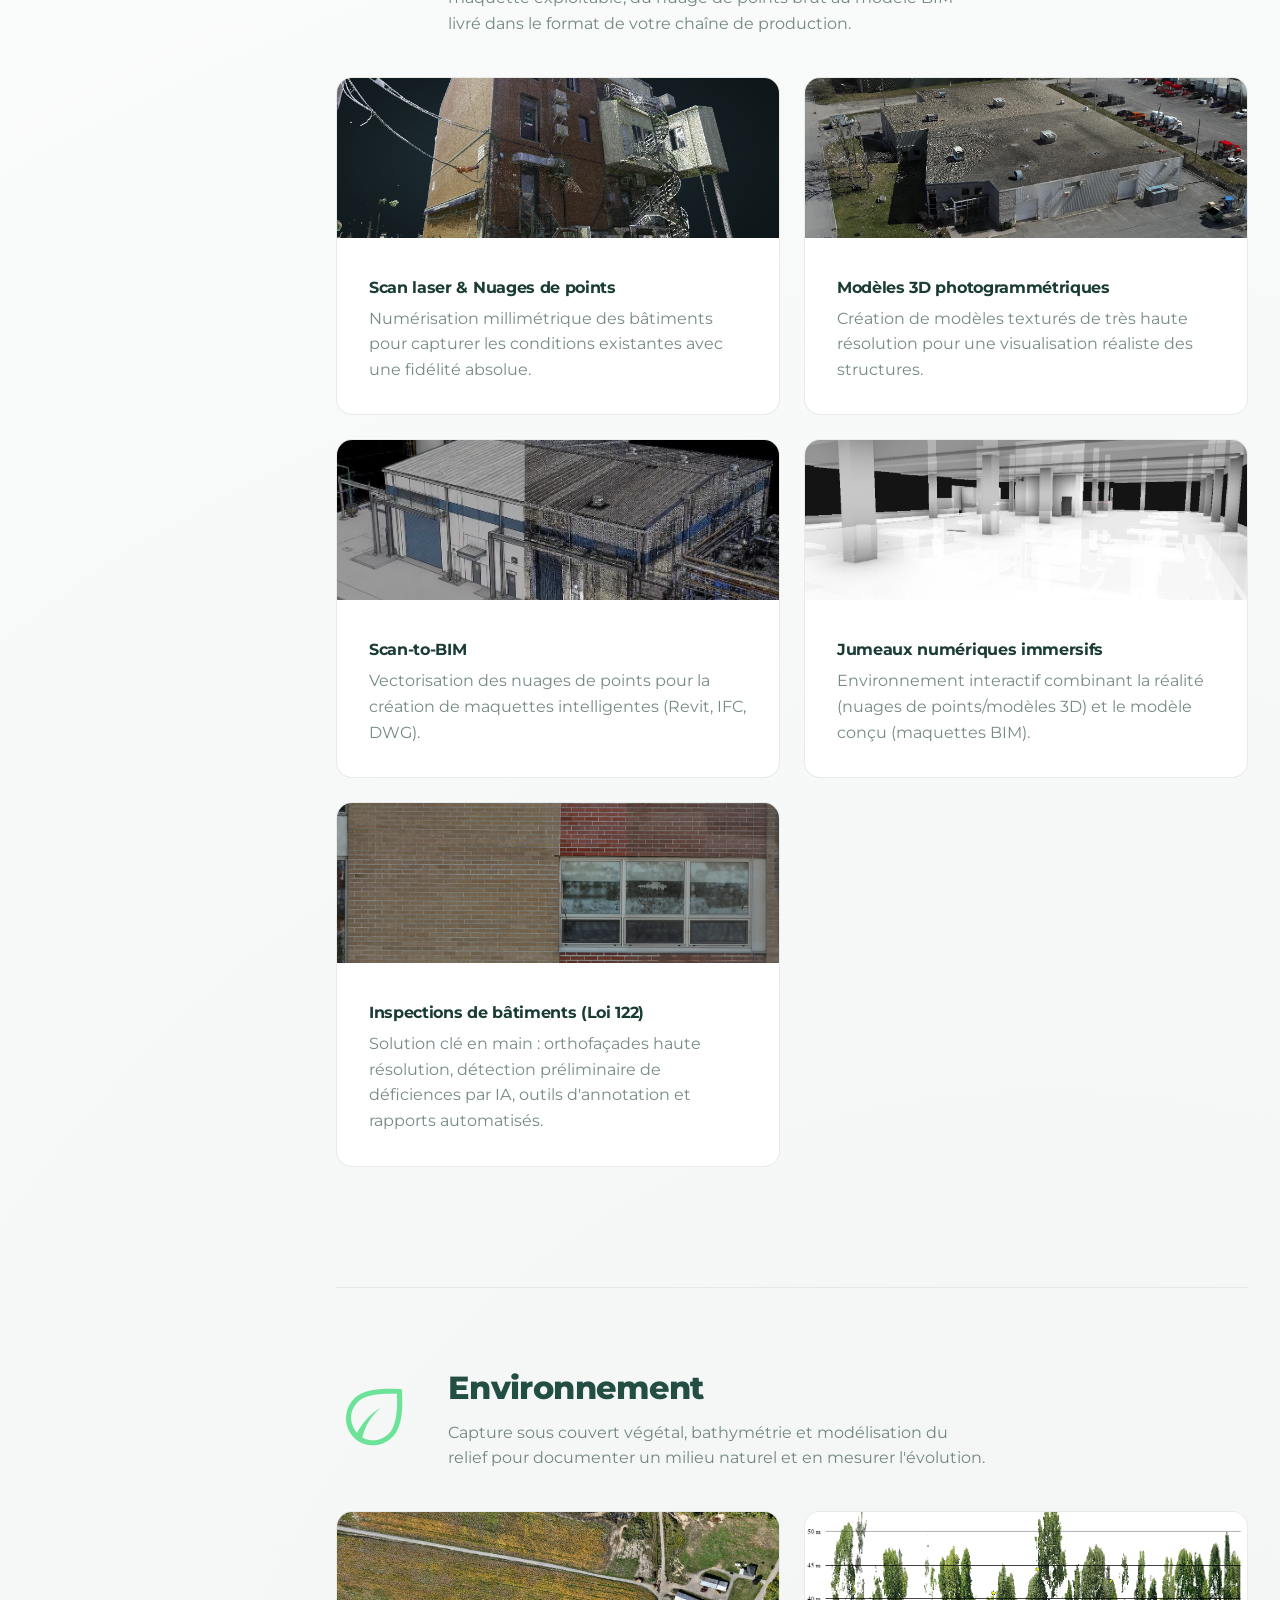
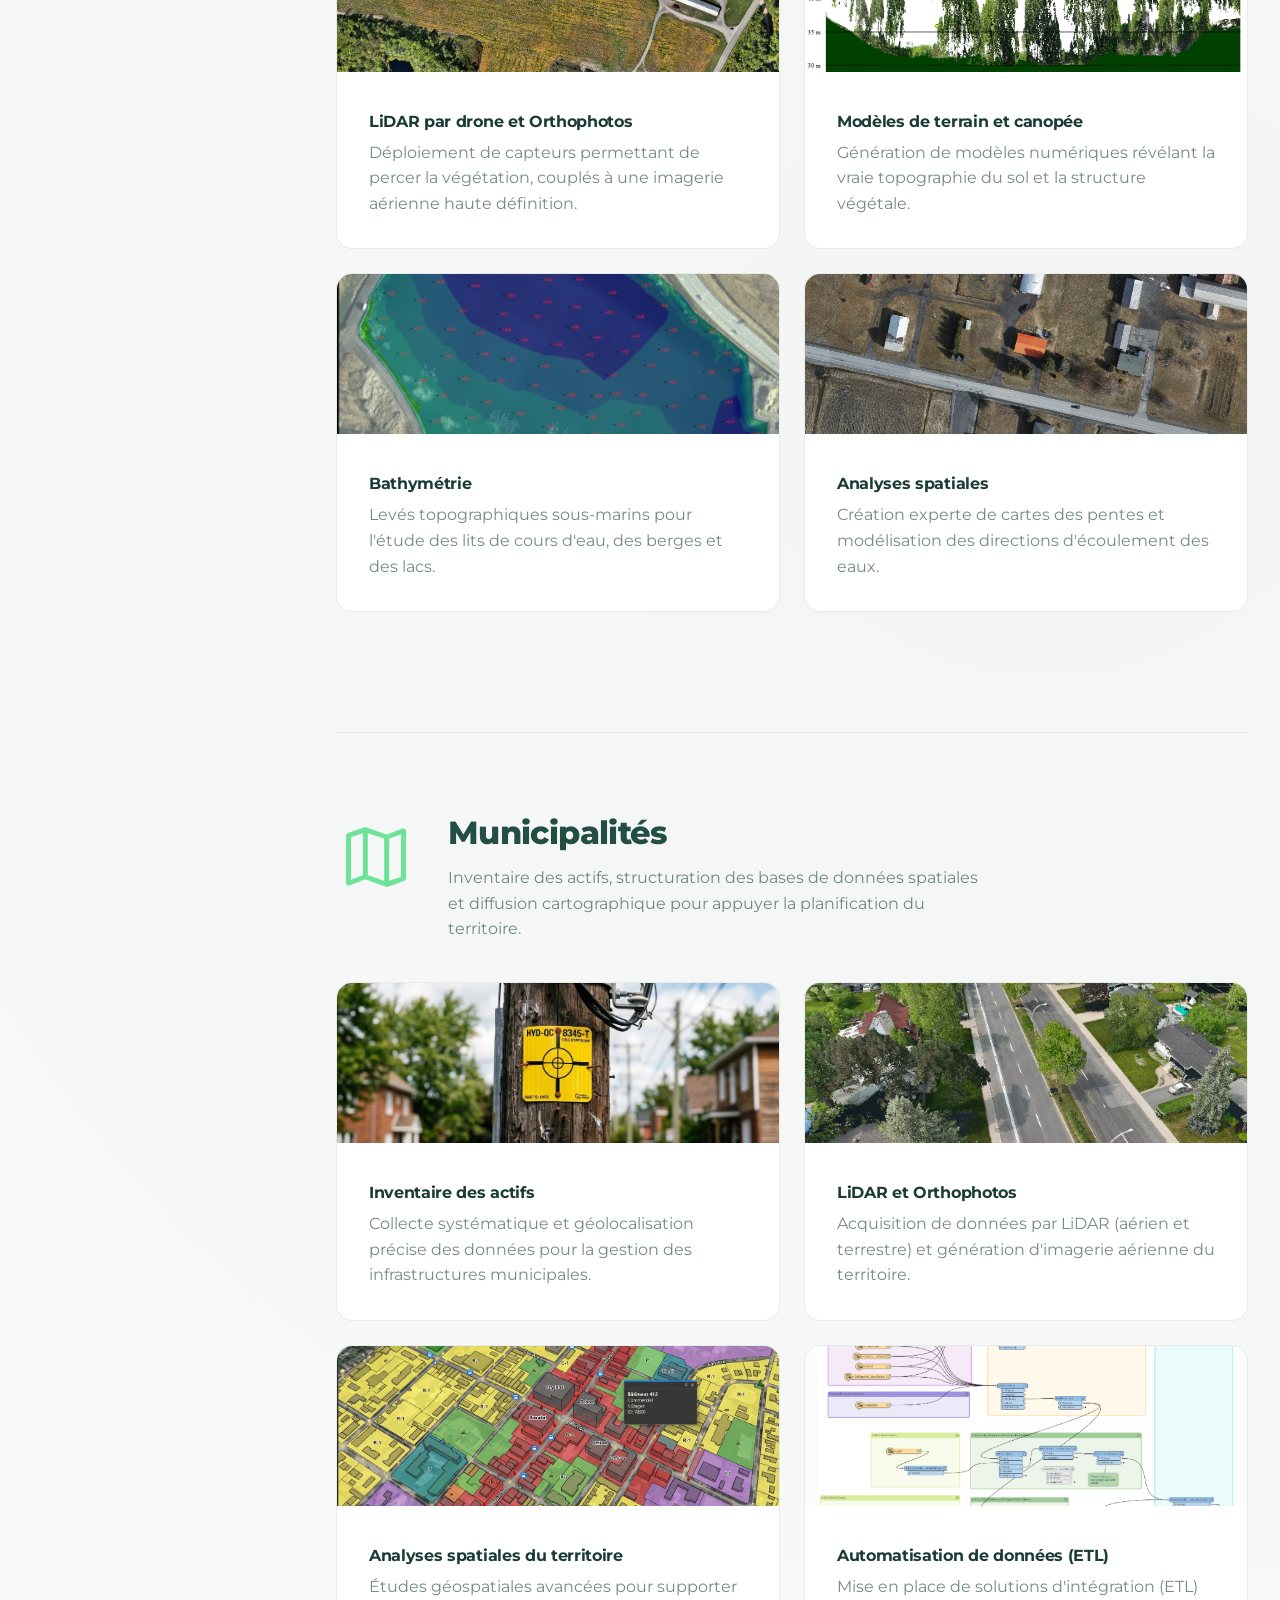
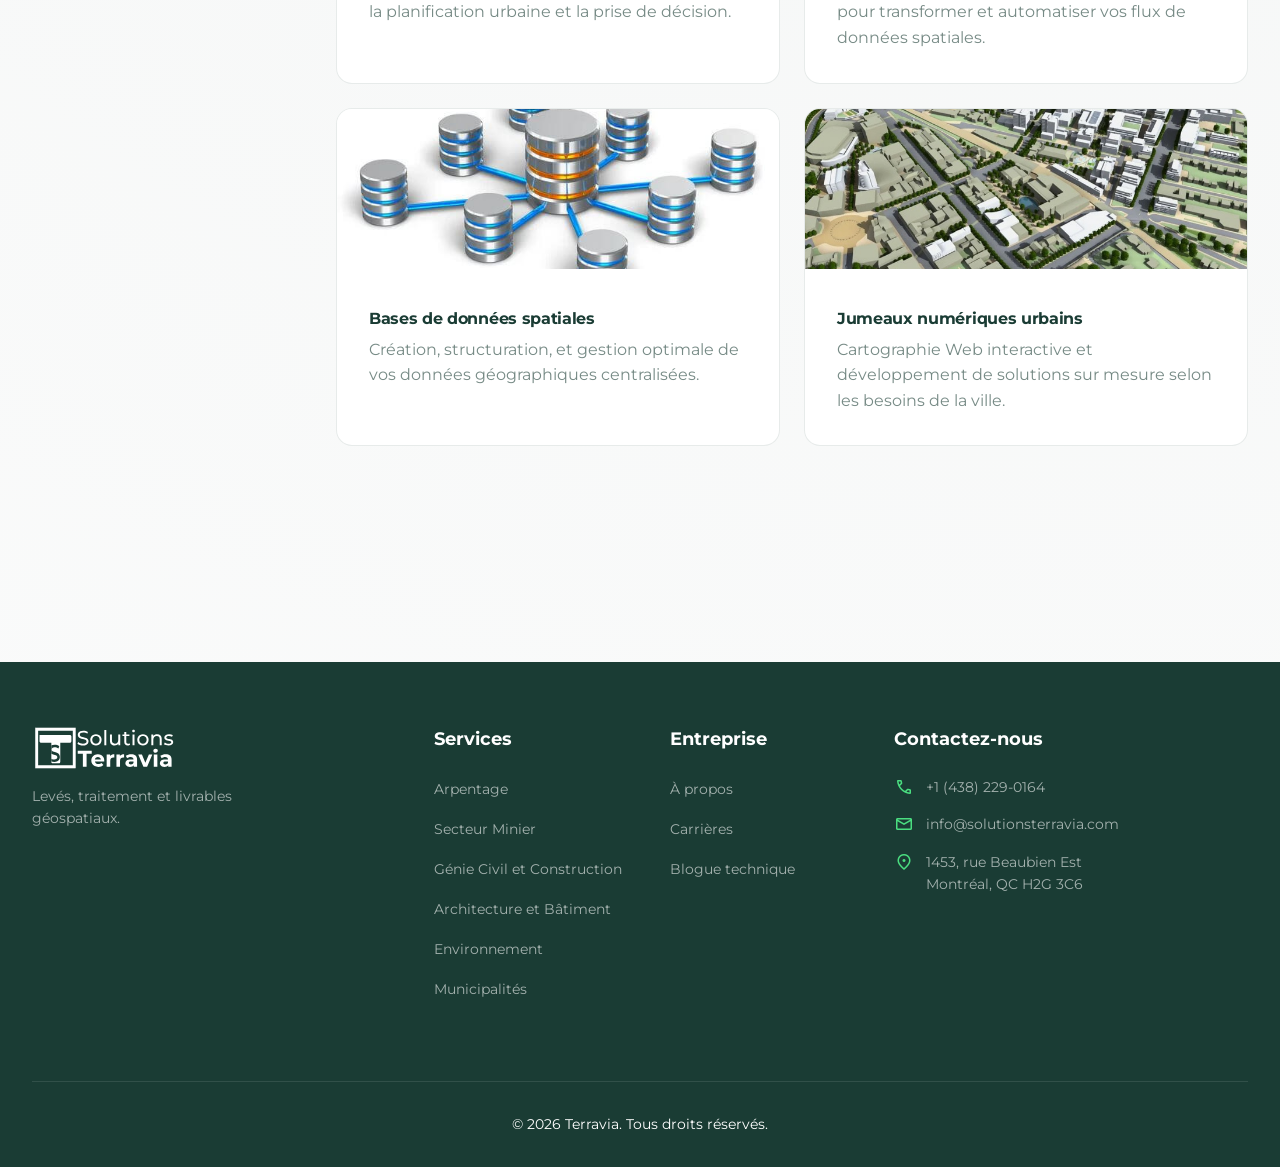
<file: services/index.html>
<!--
    services.html — Page de détail des services de Solutions Terravia.
    Structure : en-tête fixe, section intro, layout sidebar + contenu,
    six blocs de secteur d'activité, pied de page.
    Aucun JS inline — toute l'interactivité est centralisée dans script.js.
-->
<!DOCTYPE html>
<html lang="fr" class="is-loading">

<head>
    <meta charset="utf-8" />
    <meta content="width=device-width, initial-scale=1.0" name="viewport" />
    <!-- Détection automatique des coordonnées coupée (téléphone du footer souligné et
         rendu cliquable par Chrome) — les deux balises sont expliquées dans index.html. -->
    <meta name="format-detection" content="telephone=no, date=no, address=no, email=no" />
    <meta name="chrome" content="nointentdetection" />
    <title>Nos services — Solutions Terravia</title>
    <meta name="description"
        content="Découvrez nos services géospatiaux : arpentage, LiDAR, photogrammétrie, scan-to-BIM et analyses spatiales pour le secteur minier, municipal et de la construction." />

    <!-- Icônes du site — bloc identique à celui du <head> de index.html, où l'ordre
         des balises et la bascule clair/sombre sont documentés en détail. -->
    <link rel="icon" href="../favicon.ico" sizes="32x32" />
    <link rel="icon" href="../assets/favicon.svg" type="image/svg+xml" />
    <link rel="apple-touch-icon" href="../apple-touch-icon.png" />
    <meta name="theme-color" content="#1A3C34" />

    <link href="https://fonts.googleapis.com/css2?family=Material+Symbols+Outlined:wght,FILL@100..700,0..1&display=swap"
        rel="stylesheet" />
    <link
        href="https://fonts.googleapis.com/css2?family=Montserrat:wght@400;500;600;700;800&display=swap"
        rel="stylesheet" />

    <link rel="stylesheet" href="../tokens.css">
    <link rel="stylesheet" href="../style.css">
    <link rel="stylesheet" href="../services/services.css">
    <!-- Anti-FOUC : `is-loading` est en dur sur <html>, retirée par script.js.
         Repli sans JS ci-dessous ; repli sans script.js dans style.css.
         Voir le commentaire détaillé dans le <head> de index.html. -->
    <noscript>
        <style>
            /* JavaScript entièrement désactivé : script.js ne lèvera jamais le masquage,
           on neutralise donc ici tout ce qui dépend de lui.

           `animation: none` est indispensable et non cosmétique : sans lui, le filet
           de sécurité de style.css se déclenche quand même au bout de 2 s, et son
           animation repart de `opacity: 0`. Une animation CSS l'emportant sur une
           déclaration normale, elle écrase le `opacity: 1` ci-dessous — toute la page
           disparaît puis réapparaît en fondu, deux secondes après le chargement.

           Le header, lui, est masqué par défaut (translateY(-100%)) : c'est JS qui
           pose .is-floating ou .is-scrolled selon la page et le défilement. Sans JS il
           resterait hors écran, laissant la page sans barre de navigation. On le
           laisse dans son état de base — fond blanc opaque, lisible à toute hauteur
           de défilement, ce que l'état flottant transparent ne garantirait pas. */
            html.is-loading body {
                opacity: 1;
                visibility: visible;
                animation: none;
            }

            html.is-loading .animate-on-scroll {
                opacity: 1;
                transform: none;
                animation: none;
            }

            .site-header:not(.is-floating):not(.show-cta) {
                transform: none;
                background-color: var(--white);
                border-bottom-color: var(--border-subtle);
            }
        </style>
    </noscript>
</head>

<body class="page-transition">
    <div class="site-wrapper">

        <!-- `is-scrolled show-cta` sont écrites en dur et non posées par script.js :
             cette page n'a pas de hero, le header y est donc toujours opaque avec son CTA.
             En les posant en JS, le header était peint une première frame dans son état
             dérivé `:not(.is-floating):not(.show-cta)` — translateY(-100%) — puis
             redescendait en glissant par-dessus le fondu d'entrée de la page. -->
        <header class="site-header is-scrolled show-cta">
            <div class="container header-content">
                <!-- `logo--adaptive` inscrit ce logo au dispositif de bascule mobile
                     (section « HEADER — LOGO ADAPTATIF » de style.css) ; sans elle,
                     le second <img> ci-dessous resterait inerte. -->
                <a href="../" class="logo logo--adaptive transition-link">
                    <img src="../assets/logo-noir.svg" alt="Solutions Terravia" class="logo-icon logo-icon--full">
                    <!-- Marque compacte, affichée seulement sous 555px quand le bouton
                         « Contactez-nous » occupe la colonne centrale du header (voir la
                         section « HEADER — LOGO ADAPTATIF » de style.css).
                         alt vide + aria-hidden : le nom accessible du lien est déjà porté
                         par le lockup ci-dessus, qui reste dans le DOM en permanence — le
                         fondu ne joue que sur l'opacité. -->
                    <img src="../assets/logo-monogramme-noir.svg" alt="" aria-hidden="true"
                        class="logo-icon logo-icon--mark">
                </a>

                <!-- Chevrons réservés à la feuille du menu mobile (≤ 840px) ; masqués
                     dans la barre horizontale du desktop. Collés au libellé, sans
                     retour à la ligne : voir la note dans index.html. -->
                <nav class="main-nav">
                    <a href="../" class="transition-link">Accueil<span class="material-symbols-outlined nav-chevron"
                            aria-hidden="true">chevron_right</span></a>
                    <a href="../login/" class="transition-link client-link">
                        Espace client
                        <span class="material-symbols-outlined client-icon">arrow_outward</span>
                    </a>
                    <a href="../apropos/" class="transition-link">À propos<span
                            class="material-symbols-outlined nav-chevron" aria-hidden="true">chevron_right</span></a>
                </nav>

                <div class="header-actions">
                    <a href="../contact/" class="btn btn-primary transition-link"
                        id="header-quote-btn">Contactez-nous</a>
                    <button class="menu-toggle" aria-label="Ouvrir le menu" aria-expanded="false">
                        <div class="burger-icon">
                            <span></span>
                            <span></span>
                            <span></span>
                        </div>
                    </button>
                </div>
            </div>
        </header>

        <!--
            Voile du menu mobile — assombrit la page pendant que la feuille du menu est
            ouverte, et la referme au clic. Placé HORS du <header> : il doit couvrir
            toute la fenêtre, header compris, et le header porte son propre empilement.
            `tabindex="-1"` + `aria-hidden` : la fermeture au clavier passe par Échap,
            ce bouton n'a rien à annoncer tant que le menu est fermé — script.js retire
            `aria-hidden` à l'ouverture. Sans effet et invisible au-dessus de 840px
            (voir « FEUILLE DU MENU MOBILE » dans style.css).
        -->
        <button class="nav-scrim" type="button" tabindex="-1" aria-hidden="true"></button>

        <main>



            <!-- ================================================
                 LAYOUT PRINCIPAL — sidebar + contenu
                 ================================================ -->
            <div class="services-section">
                <div class="container">
                    <div class="section-header center services-page-intro">
                        <h1 class="animate-on-scroll">
                            Acquisition, traitement et diffusion de données
                        </h1>
                        <p class="subtitle animate-on-scroll">
                            Nos services couvrent l'intégralité du cycle de vie de la donnée géospatiale.
                        </p>
                    </div>
                </div>
                <div class="container services-layout">

                    <!-- ----------------------------------------
                         SIDEBAR — navigation sticky
                         Un groupe par secteur d'activité ; les sous-liens
                         reprennent le titre exact de chaque fiche.
                         ---------------------------------------- -->
                    <aside class="services-sidebar" aria-label="Navigation des secteurs d'activité">
                        <nav class="sticky-nav">

                            <div class="nav-group">
                                <div class="nav-group-inner">
                                    <a href="#arpentage" class="nav-link">Arpentage</a>
                                    <ul class="sub-nav">
                                        <li><a href="#arp-topo">Relevés topographiques</a></li>
                                        <li><a href="#arp-mnt">Modèle numérique de terrain</a></li>
                                        <li><a href="#arp-photogrammetrie">Photogrammétrie de haute précision</a></li>
                                        <li><a href="#arp-lidar">Relevés LiDAR</a></li>
                                        <li><a href="#arp-calcul">Outils de calcul sur mesure</a></li>
                                        <li><a href="#arp-mesures">Prises de mesures complexes</a></li>
                                    </ul>
                                </div>
                            </div>

                            <div class="nav-group">
                                <div class="nav-group-inner">
                                    <a href="#minier" class="nav-link">Secteur Minier</a>
                                    <ul class="sub-nav">
                                        <li><a href="#min-reserves">Calculs des réserves</a></li>
                                        <li><a href="#min-orthophotos">Orthophotos d'exploitation</a></li>
                                        <li><a href="#min-dynamitage">Calculs de dynamitage</a></li>
                                        <li><a href="#min-bathymetrie">Bathymétrie</a></li>
                                        <li><a href="#min-webapp">Application Web conviviale</a></li>
                                        <li><a href="#min-dao">Exportation DAO</a></li>
                                    </ul>
                                </div>
                            </div>

                            <div class="nav-group">
                                <div class="nav-group-inner">
                                    <a href="#civil" class="nav-link">Génie Civil et Construction</a>
                                    <ul class="sub-nav">
                                        <li><a href="#civ-infrastructures">Relevés d'infrastructures</a></li>
                                        <li><a href="#civ-relief">Modélisation du relief</a></li>
                                        <li><a href="#civ-hydrologie">Analyses hydrologiques</a></li>
                                        <li><a href="#civ-tel-construit">Plans tel que construit</a></li>
                                        <li><a href="#civ-chantier">Suivi de chantier</a></li>
                                        <li><a href="#civ-jumeau">Jumeau numérique 2D/3D</a></li>
                                    </ul>
                                </div>
                            </div>

                            <div class="nav-group">
                                <div class="nav-group-inner">
                                    <a href="#architecture" class="nav-link">Architecture et Bâtiment</a>
                                    <ul class="sub-nav">
                                        <li><a href="#arc-scan">Scan laser &amp; Nuages de points</a></li>
                                        <li><a href="#arc-modeles-3d">Modèles 3D photogrammétriques</a></li>
                                        <li><a href="#arc-bim">Scan-to-BIM</a></li>
                                        <li><a href="#arc-jumeaux">Jumeaux numériques immersifs</a></li>
                                        <li><a href="#arc-inspections">Inspections de bâtiments (Loi 122)</a></li>
                                    </ul>
                                </div>
                            </div>

                            <div class="nav-group">
                                <div class="nav-group-inner">
                                    <a href="#environnement" class="nav-link">Environnement</a>
                                    <ul class="sub-nav">
                                        <li><a href="#env-lidar">LiDAR par drone et Orthophotos</a></li>
                                        <li><a href="#env-canopee">Modèles de terrain et canopée</a></li>
                                        <li><a href="#env-bathymetrie">Bathymétrie</a></li>
                                        <!-- Calculs volumétriques : masqué en attendant une photo,
                                             voir la fiche correspondante dans service-sub-grid
                                             (id="env-volumes") pour la marche à suivre. -->
                                        <!-- <li><a href="#env-volumes">Calculs volumétriques</a></li> -->
                                        <li><a href="#env-analyses">Analyses spatiales</a></li>
                                    </ul>
                                </div>
                            </div>

                            <div class="nav-group">
                                <div class="nav-group-inner">
                                    <a href="#territoire" class="nav-link">Municipalités</a>
                                    <ul class="sub-nav">
                                        <li><a href="#mun-actifs">Inventaire des actifs</a></li>
                                        <li><a href="#mun-lidar">LiDAR et Orthophotos</a></li>
                                        <li><a href="#mun-analyses">Analyses spatiales du territoire</a></li>
                                        <li><a href="#mun-etl">Automatisation de données (ETL)</a></li>
                                        <li><a href="#mun-bdd">Bases de données spatiales</a></li>
                                        <li><a href="#mun-jumeaux">Jumeaux numériques urbains</a></li>
                                    </ul>
                                </div>
                            </div>

                        </nav>
                    </aside>

                    <!-- ----------------------------------------
                         CONTENU — blocs de secteur
                         ---------------------------------------- -->
                    <div class="services-content">

                        <!-- ====================================
                             BLOC 01 — ARPENTAGE
                             ==================================== -->
                        <section id="arpentage" class="service-block">

                            <div class="service-block-header animate-on-scroll">
                                <span class="material-symbols-outlined service-block-icon"
                                    aria-hidden="true">square_foot</span>
                                <div>
                                    <h2>Arpentage</h2>
                                    <p class="service-intro">
                                        LiDAR, photogrammétrie et levés conventionnels combinés selon
                                        la précision recherchée et les contraintes du site.
                                    </p>
                                </div>
                            </div>

                            <div class="service-sub-grid">
                                <!-- Chaque carte porte désormais la photo réelle du livrable qu'elle
                                     décrit, rangée dans assets/services/<secteur>/. Leur alt décrit
                                     ce que l'image MONTRE, pas le titre de la carte : les deux se
                                     recoupent souvent, mais un lecteur d'écran doit apprendre quelque
                                     chose de l'image, pas relire le h3 juste en dessous. -->
                                <div class="service-sub-item animate-on-scroll has-img" id="arp-topo">
                                    <!-- Seule image de la page sans loading="lazy" : elle est visible
                                         dès l'arrivée, la différer retarderait l'affichage. -->
                                    <img src="../assets/services/arpentage/releve-topographique.png"
                                        alt="Plan topographique en DAO : courbes de niveau, points cotés et bordures relevés sur le terrain"
                                        class="service-card-img">
                                    <div class="service-sub-body">
                                        <h3>Relevés topographiques</h3>
                                        <p>Acquisition de données de haute précision sur le terrain pour la modélisation
                                            et l'ingénierie.</p>
                                    </div>
                                </div>

                                <div class="service-sub-item animate-on-scroll has-img" id="arp-mnt">
                                    <img src="../assets/services/arpentage/modele-numerique-terrain.jpg"
                                        alt="Modèle numérique de terrain en ombrage, révélant le relief et les chemins sous la végétation"
                                        class="service-card-img">
                                    <div class="service-sub-body">
                                        <h3>Modèle numérique de terrain</h3>
                                        <p>Création de MNT détaillés pour une compréhension parfaite et précise de la
                                            topographie.</p>
                                    </div>
                                </div>

                                <div class="service-sub-item animate-on-scroll has-img" id="arp-photogrammetrie">
                                    <img src="../assets/services/arpentage/photogrammetrie.jpg"
                                        alt="Orthophotographie verticale haute résolution d'un secteur résidentiel et de sa rue"
                                        class="service-card-img" loading="lazy">
                                    <div class="service-sub-body">
                                        <h3>Photogrammétrie de haute précision</h3>
                                        <p>Génération d'orthophotographies et de photomaillages texturés de très haute
                                            résolution.</p>
                                    </div>
                                </div>

                                <div class="service-sub-item animate-on-scroll has-img" id="arp-lidar">
                                    <img src="../assets/services/arpentage/releve-lidar.jpg"
                                        alt="Nuage de points LiDAR colorisé d'une route de campagne, de ses arbres et de ses fils électriques"
                                        class="service-card-img" loading="lazy">
                                    <div class="service-sub-body">
                                        <h3>Relevés LiDAR</h3>
                                        <p>Acquisition de nuages de points par systèmes aéroportés (drone), mobiles et
                                            statiques.</p>
                                    </div>
                                </div>

                                <div class="service-sub-item animate-on-scroll has-img" id="arp-calcul">
                                    <img src="../assets/services/arpentage/outils-calcul.jpg"
                                        alt="Volume de matériaux isolé en bleu sur un modèle de terrain, calculé sur mesure"
                                        class="service-card-img" loading="lazy">
                                    <div class="service-sub-body">
                                        <h3>Outils de calcul sur mesure</h3>
                                        <p>Développement de solutions d'analyse et de calcul adaptées à vos besoins
                                            spécifiques.</p>
                                    </div>
                                </div>

                                <div class="service-sub-item animate-on-scroll has-img" id="arp-mesures">
                                    <img src="../assets/services/arpentage/prise-mesures-complexes.jpg"
                                        alt="Scanner laser statique sur trépied devant un bâtiment entouré d'échafaudages"
                                        class="service-card-img" loading="lazy">
                                    <div class="service-sub-body">
                                        <h3>Prises de mesures complexes</h3>
                                        <p>Déploiement de technologies adaptées pour les environnements difficiles
                                            d'accès ou complexes.</p>
                                    </div>
                                </div>
                            </div>

                        </section>


                        <!-- ====================================
                             BLOC 02 — SECTEUR MINIER
                             ==================================== -->
                        <section id="minier" class="service-block">

                            <div class="service-block-header animate-on-scroll">
                                <span class="material-symbols-outlined service-block-icon"
                                    aria-hidden="true">terrain</span>
                                <div>
                                    <h2>Secteur Minier</h2>
                                    <p class="service-intro">
                                        Suivi volumétrique des réserves, documentation des fronts d'exploitation, avec
                                        un historique consultable.
                                    </p>
                                </div>
                            </div>

                            <div class="service-sub-grid">
                                <div class="service-sub-item animate-on-scroll has-img" id="min-reserves">
                                    <img src="../assets/services/secteur-minier/calcul-reserves.jpg"
                                        alt="Modèle de terrain ombré d'une aire d'entreposage, piles de matériaux détourées une à une"
                                        class="service-card-img" loading="lazy">
                                    <div class="service-sub-body">
                                        <h3>Calculs des réserves</h3>
                                        <p>Évaluation par drone, scan laser ou méthode traditionnelle, selon le lieu et
                                            les conditions d'entreposage.</p>
                                    </div>
                                </div>

                                <div class="service-sub-item animate-on-scroll has-img" id="min-orthophotos">
                                    <img src="../assets/services/secteur-minier/orthophotos-exploitation.jpg"
                                        alt="Orthophotographie verticale d'une carrière en exploitation : fronts, pistes et installations de concassage"
                                        class="service-card-img" loading="lazy">
                                    <div class="service-sub-body">
                                        <h3>Orthophotos d'exploitation</h3>
                                        <p>Imagerie aérienne régulière pour documenter et assurer le suivi visuel de
                                            l'exploitation.</p>
                                    </div>
                                </div>

                                <div class="service-sub-item animate-on-scroll has-img" id="min-dynamitage">
                                    <img src="../assets/services/secteur-minier/calculs-dynamitage.jpg"
                                        alt="Fronts de taille étagés d'une carrière à ciel ouvert, vus depuis les airs"
                                        class="service-card-img" loading="lazy">
                                    <div class="service-sub-body">
                                        <h3>Calculs de dynamitage</h3>
                                        <p>Analyses volumétriques et spatiales pour l'optimisation des opérations de
                                            forage et de sautage.</p>
                                    </div>
                                </div>

                                <div class="service-sub-item animate-on-scroll has-img" id="min-bathymetrie">
                                    <img src="../assets/services/secteur-minier/bathymetrie.jpg"
                                        alt="Modèle bathymétrique d'un bassin de rétention, coloré du jaune au bleu selon la profondeur"
                                        class="service-card-img" loading="lazy">
                                    <div class="service-sub-body">
                                        <h3>Bathymétrie</h3>
                                        <p>Levés topographiques sous-marins pour les bassins de rétention et cours d'eau
                                            miniers.</p>
                                    </div>
                                </div>

                                <div class="service-sub-item animate-on-scroll has-img" id="min-webapp">
                                    <img src="../assets/services/secteur-minier/application-web.jpg"
                                        alt="Application Web affichant les volumes de déblai et de remblai calculés sur des zones d'une carrière"
                                        class="service-card-img" loading="lazy">
                                    <div class="service-sub-body">
                                        <h3>Application Web conviviale</h3>
                                        <p>Plateforme dédiée pour la consultation, la comparaison d'historique des
                                            données, et la prise de mesures précises.</p>
                                    </div>
                                </div>

                                <div class="service-sub-item animate-on-scroll has-img" id="min-dao">
                                    <img src="../assets/services/secteur-minier/exportation-dao.jpg"
                                        alt="Courbes de niveau d'un site minier ouvertes dans un logiciel de DAO"
                                        class="service-card-img" loading="lazy">
                                    <div class="service-sub-body">
                                        <h3>Exportation DAO</h3>
                                        <p>Extraction et intégration fluides de vos données vers des formats standards
                                            de conception (DWF, DWG).</p>
                                    </div>
                                </div>
                            </div>

                        </section>


                        <!-- ====================================
                             BLOC 03 — GÉNIE CIVIL ET CONSTRUCTION
                             ==================================== -->
                        <section id="civil" class="service-block">

                            <div class="service-block-header animate-on-scroll">
                                <span class="material-symbols-outlined service-block-icon"
                                    aria-hidden="true">construction</span>
                                <div>
                                    <h2>Génie Civil et Construction</h2>
                                    <p class="service-intro">
                                        De l'avant-projet au tel que construit : modèles de terrain,
                                        analyses hydrologiques et suivi de chantier documenté à chaque
                                        étape des travaux.
                                    </p>
                                </div>
                            </div>

                            <div class="service-sub-grid">
                                <div class="service-sub-item animate-on-scroll has-img" id="civ-infrastructures">
                                    <img src="../assets/services/genie-civil-construction/releves-infrastructures.jpg"
                                        alt="Orthophotographie verticale d'une intersection routière, marquage au sol et trottoirs lisibles"
                                        class="service-card-img" loading="lazy">
                                    <div class="service-sub-body">
                                        <h3>Relevés d'infrastructures</h3>
                                        <p>Relevés topographiques de haute précision dédiés aux ouvrages d'art et
                                            infrastructures existantes.</p>
                                    </div>
                                </div>

                                <div class="service-sub-item animate-on-scroll has-img" id="civ-relief">
                                    <img src="../assets/services/genie-civil-construction/modelisation-relief.jpg"
                                        alt="Modèle numérique de surface d'un secteur urbain et portuaire, coloré selon l'élévation"
                                        class="service-card-img" loading="lazy">
                                    <div class="service-sub-body">
                                        <h3>Modélisation du relief</h3>
                                        <p>Génération de modèles numériques de terrain (MNT), de canopée (MNC) et
                                            d'élévation (MNE).</p>
                                    </div>
                                </div>

                                <div class="service-sub-item animate-on-scroll has-img" id="civ-hydrologie">
                                    <img src="../assets/services/genie-civil-construction/analyses-hydrologiques.jpg"
                                        alt="Réseau hydrographique tracé en bleu sur un modèle numérique de terrain ombré et coloré"
                                        class="service-card-img" loading="lazy">
                                    <div class="service-sub-body">
                                        <h3>Analyses hydrologiques</h3>
                                        <p>Études de bassins versants, calculs rigoureux des pentes et détection de
                                            micro-dépressions.</p>
                                    </div>
                                </div>

                                <div class="service-sub-item animate-on-scroll has-img" id="civ-tel-construit">
                                    <img src="../assets/services/genie-civil-construction/tel-que-construit.jpg"
                                        alt="Plans de construction déroulés sur un établi, une zone entourée au crayon rouge"
                                        class="service-card-img" loading="lazy">
                                    <div class="service-sub-body">
                                        <h3>Plans tel que construit</h3>
                                        <p>Documentation exacte de l'état final des structures et infrastructures après
                                            les travaux.</p>
                                    </div>
                                </div>

                                <div class="service-sub-item animate-on-scroll has-img" id="civ-chantier">
                                    <img src="../assets/services/genie-civil-construction/suivi-chantier.jpg"
                                        alt="Comparateur avant-après entre deux orthophotos d'un même chantier de bâtiment"
                                        class="service-card-img" loading="lazy">
                                    <div class="service-sub-body">
                                        <h3>Suivi de chantier</h3>
                                        <p>Documentation régulière et calculs de déblais/remblais pour contrôler
                                            l'avancement des travaux.</p>
                                    </div>
                                </div>

                                <div class="service-sub-item animate-on-scroll has-img" id="civ-jumeau">
                                    <img src="../assets/services/genie-civil-construction/jumeau-numerique.jpg"
                                        alt="Maquette 3D d'un chantier : dalles, murs de fondation et grue à tour modélisés"
                                        class="service-card-img" loading="lazy">
                                    <div class="service-sub-body">
                                        <h3>Jumeau numérique 2D/3D</h3>
                                        <p>Visite virtuelle de votre chantier avec des outils intégrés pour la prise de
                                            mesures précises à distance.</p>
                                    </div>
                                </div>
                            </div>

                        </section>


                        <!-- ====================================
                             BLOC 04 — ARCHITECTURE ET BÂTIMENT
                             ==================================== -->
                        <section id="architecture" class="service-block">

                            <div class="service-block-header animate-on-scroll">
                                <span class="material-symbols-outlined service-block-icon"
                                    aria-hidden="true">architecture</span>
                                <div>
                                    <h2>Architecture et Bâtiment</h2>
                                    <p class="service-intro">
                                        Numérisation des conditions existantes et conversion en maquette
                                        exploitable, du nuage de points brut au modèle BIM livré dans le
                                        format de votre chaîne de production.
                                    </p>
                                </div>
                            </div>

                            <div class="service-sub-grid">
                                <div class="service-sub-item animate-on-scroll has-img" id="arc-scan">
                                    <img src="../assets/services/architecture-batiment/scan-laser-nuage-points.jpg"
                                        alt="Nuage de points colorisé d'un immeuble résidentiel en brique et de son escalier extérieur"
                                        class="service-card-img" loading="lazy">
                                    <div class="service-sub-body">
                                        <h3>Scan laser &amp; Nuages de points</h3>
                                        <p>Numérisation millimétrique des bâtiments pour capturer les conditions
                                            existantes avec une fidélité absolue.</p>
                                    </div>
                                </div>

                                <div class="service-sub-item animate-on-scroll has-img" id="arc-modeles-3d">
                                    <img src="../assets/services/architecture-batiment/modeles-3d-photogrammetriques.jpg"
                                        alt="Modèle 3D texturé d'un bâtiment industriel, de sa toiture et de sa cour de manœuvre"
                                        class="service-card-img" loading="lazy">
                                    <div class="service-sub-body">
                                        <h3>Modèles 3D photogrammétriques</h3>
                                        <p>Création de modèles texturés de très haute résolution pour une visualisation
                                            réaliste des structures.</p>
                                    </div>
                                </div>

                                <div class="service-sub-item animate-on-scroll has-img" id="arc-bim">
                                    <img src="../assets/services/architecture-batiment/scan-to-bim.jpg"
                                        alt="Même bâtiment industriel montré pour moitié en maquette BIM, pour moitié en nuage de points"
                                        class="service-card-img" loading="lazy">
                                    <div class="service-sub-body">
                                        <h3>Scan-to-BIM</h3>
                                        <p>Vectorisation des nuages de points pour la création de maquettes
                                            intelligentes (Revit, IFC, DWG).</p>
                                    </div>
                                </div>

                                <div class="service-sub-item animate-on-scroll has-img" id="arc-jumeaux">
                                    <img src="../assets/services/architecture-batiment/jumeaux-numeriques-immersifs.jpg"
                                        alt="Vue immersive à l'intérieur d'une maquette 3D : un étage dégagé et ses colonnes de béton"
                                        class="service-card-img" loading="lazy">
                                    <div class="service-sub-body">
                                        <h3>Jumeaux numériques immersifs</h3>
                                        <p>Environnement interactif combinant la réalité (nuages de points/modèles 3D)
                                            et le modèle conçu (maquettes BIM).</p>
                                    </div>
                                </div>

                                <div class="service-sub-item animate-on-scroll has-img" id="arc-inspections">
                                    <img src="../assets/services/architecture-batiment/inspection-loi-122.jpg"
                                        alt="Orthofaçade d'un mur de briques inspecté, une fissure verticale courant à la jonction des deux parements"
                                        class="service-card-img" loading="lazy">
                                    <div class="service-sub-body">
                                        <h3>Inspections de bâtiments (Loi 122)</h3>
                                        <p>Solution clé en main : orthofaçades haute résolution, détection préliminaire
                                            de déficiences par IA, outils d'annotation et rapports automatisés.</p>
                                    </div>
                                </div>
                            </div>

                        </section>


                        <!-- ====================================
                             BLOC 05 — ENVIRONNEMENT
                             ==================================== -->
                        <section id="environnement" class="service-block">

                            <div class="service-block-header animate-on-scroll">
                                <span class="material-symbols-outlined service-block-icon" aria-hidden="true">eco</span>
                                <div>
                                    <h2>Environnement</h2>
                                    <p class="service-intro">
                                        Capture sous couvert végétal, bathymétrie et modélisation du
                                        relief pour documenter un milieu naturel et en mesurer l'évolution.
                                    </p>
                                </div>
                            </div>

                            <div class="service-sub-grid">
                                <div class="service-sub-item animate-on-scroll has-img" id="env-lidar">
                                    <img src="../assets/services/environnement/lidar-orthophoto.jpg"
                                        alt="Orthophotographie verticale de terres agricoles bordées de boisés et traversées par un chemin"
                                        class="service-card-img" loading="lazy">
                                    <div class="service-sub-body">
                                        <h3>LiDAR par drone et Orthophotos</h3>
                                        <p>Déploiement de capteurs permettant de percer la végétation, couplés à une
                                            imagerie aérienne haute définition.</p>
                                    </div>
                                </div>

                                <div class="service-sub-item animate-on-scroll has-img" id="env-canopee">
                                    <img src="../assets/services/environnement/mnt-canopee.png"
                                        alt="Coupe verticale d'un nuage de points LiDAR : hauteur des arbres mesurée au-dessus du sol, graduée en mètres"
                                        class="service-card-img" loading="lazy">
                                    <div class="service-sub-body">
                                        <h3>Modèles de terrain et canopée</h3>
                                        <p>Génération de modèles numériques révélant la vraie topographie du sol et la
                                            structure végétale.</p>
                                    </div>
                                </div>

                                <div class="service-sub-item animate-on-scroll has-img" id="env-bathymetrie">
                                    <img src="../assets/services/environnement/bathymetrie.jpg"
                                        alt="Carte bathymétrique d'un plan d'eau, profondeurs relevées point par point du rivage vers le centre"
                                        class="service-card-img" loading="lazy">
                                    <div class="service-sub-body">
                                        <h3>Bathymétrie</h3>
                                        <p>Levés topographiques sous-marins pour l'étude des lits de cours d'eau, des
                                            berges et des lacs.</p>
                                    </div>
                                </div>

                                <!-- Calculs volumétriques : masquée tant qu'aucune photo n'est
                                     disponible pour ce livrable (mieux vaut l'absence de fiche
                                     qu'une photo empruntée à un autre service). Pour réactiver dès
                                     qu'une photo existe : décommenter ce bloc ET le lien du
                                     sommaire ci-dessus (#env-volumes), ranger la photo dans
                                     assets/services/environnement/, puis ajouter has-img et la
                                     balise img comme sur les autres fiches.
                                <div class="service-sub-item animate-on-scroll" id="env-volumes">
                                    <div class="service-sub-body">
                                        <h3>Calculs volumétriques</h3>
                                        <p>Évaluation précise des volumes de matériaux pour les projets de réhabilitation ou d'érosion.</p>
                                    </div>
                                </div>
                                -->

                                <div class="service-sub-item animate-on-scroll has-img" id="env-analyses">
                                    <img src="../assets/services/environnement/analyses-spatiales.jpg"
                                        alt="Orthophotographie d'un secteur rural dont un bâtiment ressort en orange, isolé par une analyse spatiale"
                                        class="service-card-img" loading="lazy">
                                    <div class="service-sub-body">
                                        <h3>Analyses spatiales</h3>
                                        <p>Création experte de cartes des pentes et modélisation des directions
                                            d'écoulement des eaux.</p>
                                    </div>
                                </div>
                            </div>

                        </section>


                        <!-- ====================================
                             BLOC 06 — MUNICIPALITÉS
                             ==================================== -->
                        <section id="territoire" class="service-block">

                            <div class="service-block-header animate-on-scroll">
                                <span class="material-symbols-outlined service-block-icon" aria-hidden="true">map</span>
                                <div>
                                    <h2>Municipalités</h2>
                                    <p class="service-intro">
                                        Inventaire des actifs, structuration des bases de données
                                        spatiales et diffusion cartographique pour appuyer la
                                        planification du territoire.
                                    </p>
                                </div>
                            </div>

                            <div class="service-sub-grid">
                                <div class="service-sub-item animate-on-scroll has-img" id="mun-actifs">
                                    <img src="../assets/services/municipalites/inventaire-actifs.jpg"
                                        alt="Plaque d'identification d'un poteau d'utilité publique, portant son numéro d'actif et sa cible d'arpentage"
                                        class="service-card-img" loading="lazy">
                                    <div class="service-sub-body">
                                        <h3>Inventaire des actifs</h3>
                                        <p>Collecte systématique et géolocalisation précise des données pour la gestion
                                            des infrastructures municipales.</p>
                                    </div>
                                </div>

                                <div class="service-sub-item animate-on-scroll has-img" id="mun-lidar">
                                    <img src="../assets/services/municipalites/lidar-orthophoto.jpg"
                                        alt="Nuage de points colorisé d'un boulevard résidentiel, avec ses arbres, ses lampadaires et ses entrées"
                                        class="service-card-img" loading="lazy">
                                    <div class="service-sub-body">
                                        <h3>LiDAR et Orthophotos</h3>
                                        <p>Acquisition de données par LiDAR (aérien et terrestre) et génération
                                            d'imagerie aérienne du territoire.</p>
                                    </div>
                                </div>

                                <div class="service-sub-item animate-on-scroll has-img" id="mun-analyses">
                                    <img src="../assets/services/municipalites/analyses-spatiales.jpg"
                                        alt="Carte de zonage en 3D d'un centre-ville, chaque usage dans sa couleur, une fiche détaillant un bâtiment"
                                        class="service-card-img" loading="lazy">
                                    <div class="service-sub-body">
                                        <h3>Analyses spatiales du territoire</h3>
                                        <p>Études géospatiales avancées pour supporter la planification urbaine et la
                                            prise de décision.</p>
                                    </div>
                                </div>

                                <div class="service-sub-item animate-on-scroll has-img" id="mun-etl">
                                    <img src="../assets/services/municipalites/automatisation-etl.png"
                                        alt="Chaîne de traitement ETL : blocs reliés transformant des nuages de points en données prêtes à diffuser"
                                        class="service-card-img" loading="lazy">
                                    <div class="service-sub-body">
                                        <h3>Automatisation de données (ETL)</h3>
                                        <p>Mise en place de solutions d'intégration (ETL) pour transformer et
                                            automatiser vos flux de données spatiales.</p>
                                    </div>
                                </div>

                                <div class="service-sub-item animate-on-scroll has-img" id="mun-bdd">
                                    <img src="../assets/services/municipalites/bases-donnees.jpg"
                                        alt="Schéma de bases de données reliées en étoile autour d'une base centrale"
                                        class="service-card-img" loading="lazy">
                                    <div class="service-sub-body">
                                        <h3>Bases de données spatiales</h3>
                                        <p>Création, structuration, et gestion optimale de vos données géographiques
                                            centralisées.</p>
                                    </div>
                                </div>

                                <div class="service-sub-item animate-on-scroll has-img" id="mun-jumeaux">
                                    <img src="../assets/services/municipalites/jumeaux-numeriques.jpg"
                                        alt="Maquette 3D d'un centre-ville : bâtiments, voirie et parcs modélisés en volumes simplifiés"
                                        class="service-card-img" loading="lazy">
                                    <div class="service-sub-body">
                                        <h3>Jumeaux numériques urbains</h3>
                                        <p>Cartographie Web interactive et développement de solutions sur mesure selon
                                            les besoins de la ville.</p>
                                    </div>
                                </div>
                            </div>

                        </section>

                    </div>
                </div>
            </div>

        </main>

        <footer class="site-footer" id="contact">
            <div class="container">
                <div class="footer-grid">
                    <div class="footer-brand">
                        <a href="../" class="logo transition-link">
                            <img src="../assets/logo-noir.svg" alt="Solutions Terravia" class="logo-icon">
                        </a>
                        <p>Levés, traitement et livrables<br>géospatiaux.</p>
                    </div>

                    <div class="footer-links">
                        <h4>Services</h4>
                        <ul>
                            <li><a href="#arpentage" class="transition-link">Arpentage</a></li>
                            <li><a href="#minier" class="transition-link">Secteur Minier</a></li>
                            <li><a href="#civil" class="transition-link">Génie Civil et Construction</a></li>
                            <li><a href="#architecture" class="transition-link">Architecture et Bâtiment</a></li>
                            <li><a href="#environnement" class="transition-link">Environnement</a></li>
                            <li><a href="#territoire" class="transition-link">Municipalités</a></li>
                        </ul>
                    </div>

                    <div class="footer-links">
                        <h4>Entreprise</h4>
                        <ul>
                            <li><a href="../apropos/" class="transition-link">À propos</a></li>
                            <li><a href="#" class="link-placeholder">Carrières</a></li>
                            <li><a href="#" class="link-placeholder">Blogue technique</a></li>
                        </ul>
                    </div>

                    <div class="footer-contact">
                        <h4>Contactez-nous</h4>
                        <ul>
                            <li><span class="material-symbols-outlined icon">call</span> +1 (438) 229-0164</li>
                            <li><span class="material-symbols-outlined icon">mail</span> info@solutionsterravia.com</li>
                            <li>
                                <span class="material-symbols-outlined icon">location_on</span>
                                <address>
                                    1453, rue Beaubien Est<br>
                                    Montréal, QC H2G 3C6
                                </address>
                            </li>
                        </ul>
                    </div>
                </div>
                <div class="footer-bottom">
                    <p>© 2026 Terravia. Tous droits réservés.</p>
                </div>
            </div>
        </footer>

    </div>

    <script src="../script.js"></script>
</body>

</html>
</file>
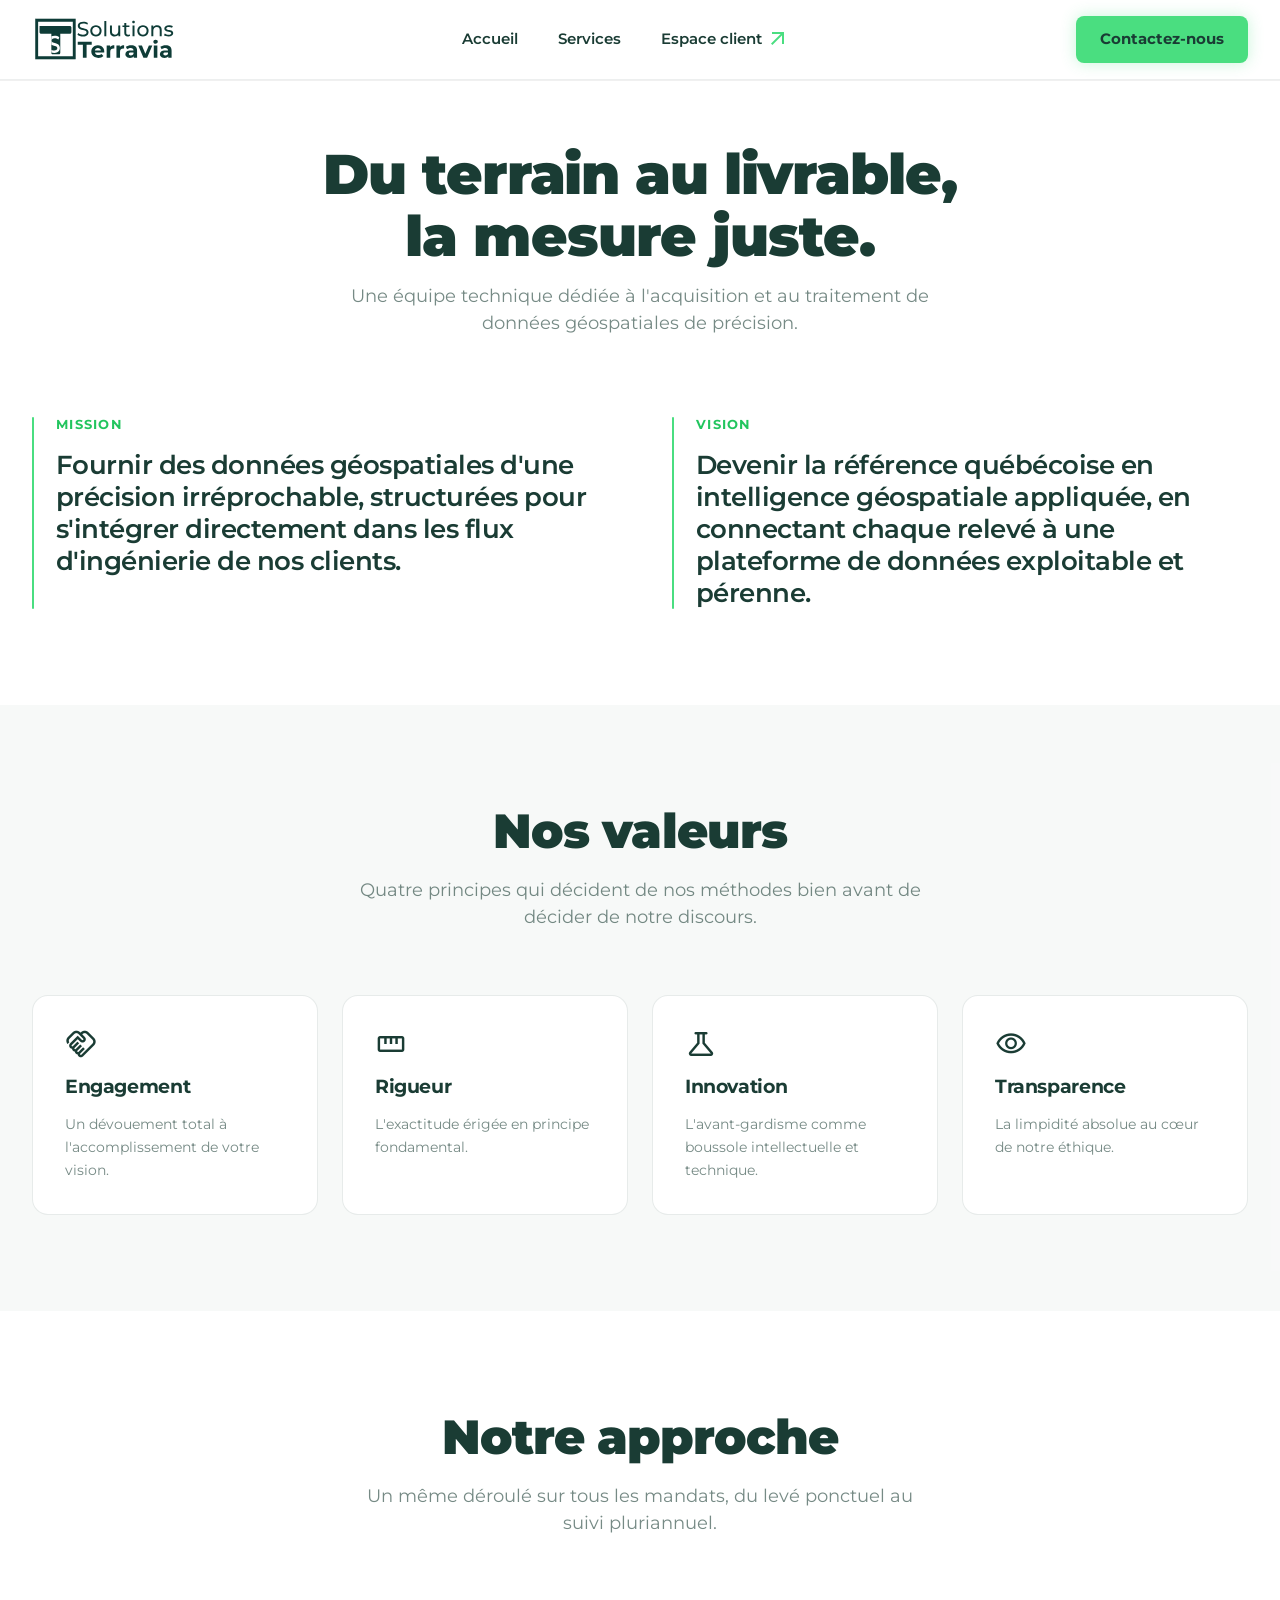
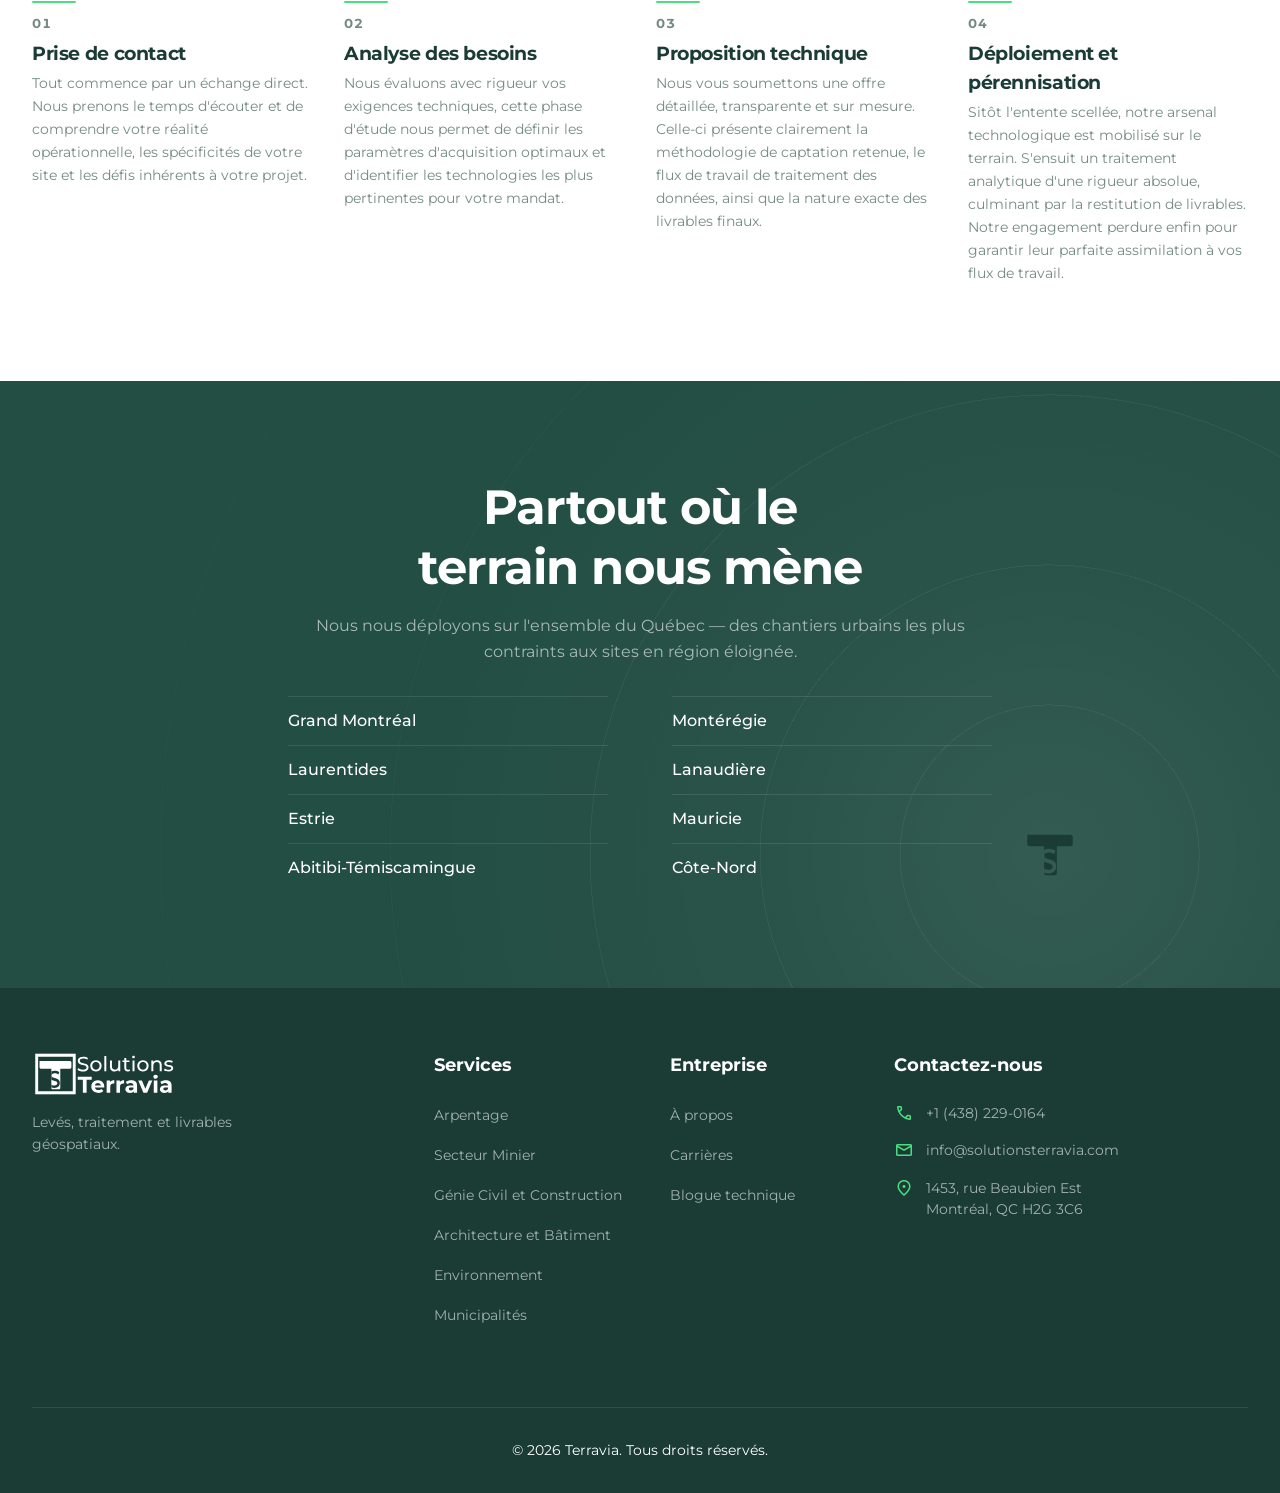
<file: apropos.html>
<!--
    apropos.html — Page « À propos » de Solutions Terravia.

    Cinq sections, du général au concret : introduction, manifeste (mission et
    vision), valeurs, approche en quatre étapes, territoire desservi. La page se
    lit d'un bout à l'autre sans rien attendre ni rien déclencher : tout le contenu
    est présent à l'écran, la seule mise en scène est la révélation au défilement
    partagée avec le reste du site.

    Aucun appel à l'action dans le corps de la page : la conversion passe par le
    bouton « Contactez-nous » du header, qui porte ici `show-cta` en dur et reste
    donc visible sur toute la hauteur de la page.

    Calquée sur services.html : page sans hero, donc header opaque dès la
    première frame. Aucun JS inline — et, contrairement aux quatre autres pages,
    aucun JS propre à celle-ci : elle ne consomme que les mécanismes globaux de
    script.js (anti-FOUC, révélation au scroll, états du header, transitions).
-->
<!DOCTYPE html>
<html lang="fr" class="is-loading">

<head>
    <meta charset="utf-8" />
    <meta content="width=device-width, initial-scale=1.0" name="viewport" />
    <!-- Détection automatique des coordonnées coupée (téléphone du footer souligné et
         rendu cliquable par Chrome) — les deux balises sont expliquées dans index.html. -->
    <meta name="format-detection" content="telephone=no, date=no, address=no, email=no" />
    <meta name="chrome" content="nointentdetection" />
    <title>À propos — Solutions Terravia</title>
    <meta name="description" content="Solutions Terravia, équipe technique québécoise dédiée à l'acquisition et au traitement de données géospatiales de précision." />

    <!-- Icônes du site — bloc identique à celui du <head> de index.html, où l'ordre
         des balises et la bascule clair/sombre sont documentés en détail. -->
    <link rel="icon" href="favicon.ico" sizes="32x32" />
    <link rel="icon" href="assets/favicon.svg" type="image/svg+xml" />
    <link rel="apple-touch-icon" href="apple-touch-icon.png" />
    <meta name="theme-color" content="#1A3C34" />

    <!--
        Les feuilles de style Google (polices + icônes Material Symbols) sont chargées
        avant nos propres CSS afin que la cascade CSS locale puisse les surcharger sans
        recourir à `!important`. Même contrainte d'ordre que dans index.html.
    -->
    <link href="https://fonts.googleapis.com/css2?family=Material+Symbols+Outlined:wght,FILL@100..700,0..1&display=swap"
        rel="stylesheet" />
    <link
        href="https://fonts.googleapis.com/css2?family=Montserrat:wght@400;500;600;700;800&family=Orbitron:wght@400..900&display=swap"
        rel="stylesheet" />

    <!-- tokens.css : source unique de vérité du design system — couleurs, typographie, espacements, ombres -->
    <link rel="stylesheet" href="tokens.css">
    <!-- style.css : styles globaux partagés — header, footer, boutons, .section-header, utilitaires -->
    <link rel="stylesheet" href="style.css">
    <!-- apropos.css : styles spécifiques à cette page (manifeste, valeurs, approche, territoire) -->
    <link rel="stylesheet" href="apropos.css">
    <!-- Anti-FOUC : `is-loading` est en dur sur <html>, retirée par script.js.
         Repli sans JS ci-dessous ; repli sans script.js dans style.css.
         Voir le commentaire détaillé dans le <head> de index.html. -->
    <noscript><style>
        /* JavaScript entièrement désactivé : script.js ne lèvera jamais le masquage,
           on neutralise donc ici tout ce qui dépend de lui.

           `animation: none` est indispensable et non cosmétique : sans lui, le filet
           de sécurité de style.css se déclenche quand même au bout de 2 s, et son
           animation repart de `opacity: 0`. Une animation CSS l'emportant sur une
           déclaration normale, elle écrase le `opacity: 1` ci-dessous — toute la page
           disparaît puis réapparaît en fondu, deux secondes après le chargement.

           Le header, lui, est masqué par défaut (translateY(-100%)) : c'est JS qui
           pose .is-floating ou .is-scrolled selon la page et le défilement. Sans JS il
           resterait hors écran, laissant la page sans barre de navigation. On le
           laisse dans son état de base — fond blanc opaque, lisible à toute hauteur
           de défilement, ce que l'état flottant transparent ne garantirait pas. */
        html.is-loading body { opacity: 1; visibility: visible; animation: none; }
        html.is-loading .animate-on-scroll { opacity: 1; transform: none; animation: none; }
        /* Les rangées du registre des régions ne portent pas .animate-on-scroll :
           leur état masqué dépend de `.territoire-regions:not(.visible)` (apropos.css
           § 6), donc de la classe que seul script.js pose. Sans cette ligne, la liste
           des huit régions resterait vide sans JavaScript. `animation: none` pour la
           même raison qu'au-dessus : neutraliser le filet à 2 s d'apropos.css. */
        html.is-loading .territoire-regions li { opacity: 1; animation: none; }
        /* Même cas pour la marque de station : son état masqué dépend de
           `.apropos-territoire:has(h2:not(.visible))` (apropos.css § 6), donc encore
           d'une classe que seul script.js pose. `transform` est réaffirmé au centrage
           parce que la règle neutralisée le décalait ; `animation: none` neutralise la
           keyframe de secours, qui n'a plus lieu d'être une fois la marque posée ici.
           Cette règle est à égalité de spécificité avec celle d'apropos.css (0,2,2) et
           l'emporte par l'ordre : ce <style> suit le <link> qui charge la feuille. */
        html.is-loading .apropos-territoire::after {
            opacity: 1;
            transform: translate(-50%, -50%);
            animation: none;
        }
        /* Et l'onde du sonar, qui dépend de la même classe : sans JS elle ne partirait
           jamais et les six cercles resteraient masqués. On la pose à sa portée
           finale — le décor entier, sans balayage. */
        html.is-loading .apropos-territoire::before {
            --sonar-r: var(--sonar-reach);
            animation: none;
        }
        .site-header:not(.is-floating):not(.show-cta) {
            transform: none;
            background-color: var(--white);
            border-bottom-color: var(--border-subtle);
        }
    </style></noscript>
</head>

<body class="page-transition">
    <div class="site-wrapper">

        <!-- `is-scrolled show-cta` sont écrites en dur et non posées par script.js :
             cette page n'a pas de hero, le header y est donc toujours opaque avec son CTA.
             En les posant en JS, le header était peint une première frame dans son état
             dérivé `:not(.is-floating):not(.show-cta)` — translateY(-100%) — puis
             redescendait en glissant par-dessus le fondu d'entrée de la page. -->
        <header class="site-header is-scrolled show-cta">
            <div class="container header-content">
                <!-- `logo--adaptive` inscrit ce logo au dispositif de bascule mobile
                     (section « HEADER — LOGO ADAPTATIF » de style.css) ; sans elle,
                     le second <img> ci-dessous resterait inerte. Cette page a un CTA
                     réellement actif, elle est donc concernée — contrairement à
                     contact.html, dont le bouton est neutralisé par contact.css. -->
                <a href="index.html" class="logo logo--adaptive transition-link">
                    <img src="assets/logo-noir.svg" alt="Solutions Terravia" class="logo-icon logo-icon--full">
                    <!-- Marque compacte, affichée seulement sous 555px quand le bouton
                         « Contactez-nous » occupe la colonne centrale du header (voir la
                         section « HEADER — LOGO ADAPTATIF » de style.css).
                         alt vide + aria-hidden : le nom accessible du lien est déjà porté
                         par le lockup ci-dessus, qui reste dans le DOM en permanence — le
                         fondu ne joue que sur l'opacité. -->
                    <img src="assets/logo-monogramme-noir.svg" alt="" aria-hidden="true" class="logo-icon logo-icon--mark">
                </a>

                <!-- Comme sur les autres pages, la navigation omet le lien vers la page
                     courante : « À propos » n'y figure donc pas. -->
                <!-- Chevrons réservés à la feuille du menu mobile (≤ 840px) ; masqués
                     dans la barre horizontale du desktop. Collés au libellé, sans
                     retour à la ligne : voir la note dans index.html. -->
                <nav class="main-nav">
                    <a href="index.html" class="transition-link">Accueil<span class="material-symbols-outlined nav-chevron" aria-hidden="true">chevron_right</span></a>
                    <a href="services.html" class="transition-link">Services<span class="material-symbols-outlined nav-chevron" aria-hidden="true">chevron_right</span></a>
                    <a href="login.html" class="transition-link client-link">
                        Espace client
                        <span class="material-symbols-outlined client-icon">arrow_outward</span>
                    </a>
                </nav>

                <div class="header-actions">
                    <a href="contact.html" class="btn btn-primary transition-link" id="header-quote-btn">Contactez-nous</a>
                    <button class="menu-toggle" aria-label="Ouvrir le menu" aria-expanded="false">
                        <div class="burger-icon">
                            <span></span>
                            <span></span>
                            <span></span>
                        </div>
                    </button>
                </div>
            </div>
        </header>

        <!--
            Voile du menu mobile — assombrit la page pendant que la feuille du menu est
            ouverte, et la referme au clic. Placé HORS du <header> : il doit couvrir
            toute la fenêtre, header compris, et le header porte son propre empilement.
            `tabindex="-1"` + `aria-hidden` : la fermeture au clavier passe par Échap,
            ce bouton n'a rien à annoncer tant que le menu est fermé — script.js retire
            `aria-hidden` à l'ouverture. Sans effet et invisible au-dessus de 840px
            (voir « FEUILLE DU MENU MOBILE » dans style.css).
        -->
        <button class="nav-scrim" type="button" tabindex="-1" aria-hidden="true"></button>

        <main class="apropos-main">

            <!--
                1. INTRODUCTION
                `.section-header center` est le gabarit global de style.css, déjà utilisé
                par l'intro de services.html. Le surtitre « À propos » libère le H1 de sa
                fonction d'étiquette : le titre peut porter une affirmation, l'étiquette
                reste lisible pour qui balaie la page.
                Les trois éléments se révèlent en cascade — 0 s pour le surtitre, 0,1 s
                pour le H1 (apropos.css), 0,2 s pour l'accroche (style.css).
            -->
            <section class="apropos-intro">
                <div class="container">
                    <div class="section-header center">
                        <h1 class="animate-on-scroll">Du terrain au livrable, la mesure juste.</h1>
                        <p class="subtitle animate-on-scroll">Une équipe technique dédiée à l'acquisition et au traitement de données géospatiales de précision.</p>
                    </div>
                </div>
            </section>

            <!--
                2. MANIFESTE — mission et vision côte à côte.
                Les deux textes remplacent le diaporama qui les alternait : ils sont
                courts, ils tiennent ensemble à l'écran, et rien ne justifiait d'en
                cacher un pour montrer l'autre.

                Le <h2> porte l'étiquette (« Mission ») et non la phrase : c'est bien
                l'étiquette qui nomme la section dans le plan du document. Sa mise en
                forme réduite est un choix visuel, assumé dans apropos.css — la
                hiérarchie sémantique et la hiérarchie typographique divergent ici
                volontairement.
            -->
            <section class="apropos-manifeste" aria-label="Mission et vision">
                <div class="container manifeste-grid">
                    <article class="manifeste-item animate-on-scroll">
                        <!-- Filet d'accent purement décoratif : il se trace de haut en
                             bas à la révélation et sert de repère de colonne. -->
                        <span class="manifeste-rule" aria-hidden="true"></span>
                        <h2 class="manifeste-label">Mission</h2>
                        <p class="manifeste-statement">Fournir des données géospatiales d'une précision irréprochable, structurées pour s'intégrer directement dans les flux d'ingénierie de nos clients.</p>
                    </article>

                    <article class="manifeste-item animate-on-scroll">
                        <span class="manifeste-rule" aria-hidden="true"></span>
                        <h2 class="manifeste-label">Vision</h2>
                        <p class="manifeste-statement">Devenir la référence québécoise en intelligence géospatiale appliquée, en connectant chaque relevé à une plateforme de données exploitable et pérenne.</p>
                    </article>
                </div>
            </section>

            <!--
                3. VALEURS — quatre cartes.
                Chaque carte est enveloppée dans un `.valeur-reveal` qui porte la
                révélation et son délai de cascade.
                Les cartes elles-mêmes sont inertes : aucun état de survol. Elles
                informent et ne sont pas cliquables — un survol y promettrait un clic
                qu'elles ne tiennent pas. Voir la note de `.valeur-card` (apropos.css § 4).
                Voir aussi « STAGGER DES CARTES AU SCROLL » de services.css.
            -->
            <section class="apropos-valeurs" aria-labelledby="titre-valeurs">
                <div class="container">
                    <div class="section-header center">
                        <h2 id="titre-valeurs" class="animate-on-scroll">Nos valeurs</h2>
                        <p class="subtitle animate-on-scroll">Quatre principes qui décident de nos méthodes bien avant de décider de notre discours.</p>
                    </div>

                    <div class="valeurs-grid">
                        <!-- Les icônes doublent le titre adjacent : décoratives, donc
                             retirées de l'arbre d'accessibilité — la ligature Material
                             serait autrement lue telle quelle (« straighten »). -->
                        <div class="valeur-reveal animate-on-scroll">
                            <article class="valeur-card">
                                <span class="material-symbols-outlined valeur-icon" aria-hidden="true">handshake</span>
                                <h3>Engagement</h3>
                                <p>Un dévouement total à l'accomplissement de votre vision.</p>
                            </article>
                        </div>

                        <div class="valeur-reveal animate-on-scroll">
                            <article class="valeur-card">
                                <span class="material-symbols-outlined valeur-icon" aria-hidden="true">straighten</span>
                                <h3>Rigueur</h3>
                                <p>L'exactitude érigée en principe fondamental.</p>
                            </article>
                        </div>

                        <div class="valeur-reveal animate-on-scroll">
                            <article class="valeur-card">
                                <span class="material-symbols-outlined valeur-icon" aria-hidden="true">science</span>
                                <h3>Innovation</h3>
                                <p>L'avant-gardisme comme boussole intellectuelle et technique.</p>
                            </article>
                        </div>

                        <div class="valeur-reveal animate-on-scroll">
                            <article class="valeur-card">
                                <span class="material-symbols-outlined valeur-icon" aria-hidden="true">visibility</span>
                                <h3>Transparence</h3>
                                <p>La limpidité absolue au cœur de notre éthique.</p>
                            </article>
                        </div>
                    </div>
                </div>
            </section>

            <!--
                4. APPROCHE — quatre étapes.
                <ol> et non <div> : l'ordre des étapes est une information, pas une
                mise en page. Les numéros affichés sont donc redondants avec la
                sémantique de la liste, et purement décoratifs à ce titre — mais ils
                restent lus, car un lecteur d'écran n'annonce pas toujours les puces
                d'une liste ordonnée stylée `list-style: none`.
                D'où `.label-upper` : le numéro reprend l'idiome d'eyebrow des deux
                autres sections de la page plutôt qu'une police et une taille à lui.
            -->
            <section class="apropos-approche" aria-labelledby="titre-approche">
                <div class="container">
                    <div class="section-header center">
                        <h2 id="titre-approche" class="animate-on-scroll">Notre approche</h2>
                        <p class="subtitle animate-on-scroll">Un même déroulé sur tous les mandats, du levé ponctuel au suivi pluriannuel.</p>
                    </div>

                    <!-- `role="list"` est nécessaire malgré la balise <ol> : sous
                         VoiceOver / Safari, `list-style: none` retire la liste de
                         l'arbre d'accessibilité, et avec elle l'annonce « liste de
                         4 éléments » qui porte ici toute la notion de séquence. -->
                    <ol class="approche-steps" role="list">
                        <li class="approche-step-reveal animate-on-scroll">
                            <article class="approche-step">
                                <span class="approche-num label-upper">01</span>
                                <h3>Prise de contact</h3>
                                <p>Tout commence par un échange direct. Nous prenons le temps d'écouter et de comprendre votre réalité opérationnelle, les spécificités de votre site et les défis inhérents à votre projet.</p>
                            </article>
                        </li>

                        <li class="approche-step-reveal animate-on-scroll">
                            <article class="approche-step">
                                <span class="approche-num label-upper">02</span>
                                <h3>Analyse des besoins</h3>
                                <p>Nous évaluons avec rigueur vos exigences techniques, cette phase d'étude nous permet de définir les paramètres d'acquisition optimaux et d'identifier les technologies les plus pertinentes pour votre mandat.</p>
                            </article>
                        </li>

                        <li class="approche-step-reveal animate-on-scroll">
                            <article class="approche-step">
                                <span class="approche-num label-upper">03</span>
                                <h3>Proposition technique</h3>
                                <p>Nous vous soumettons une offre détaillée, transparente et sur mesure. Celle-ci présente clairement la méthodologie de captation retenue, le flux de travail de traitement des données, ainsi que la nature exacte des livrables finaux.</p>
                            </article>
                        </li>

                        <li class="approche-step-reveal animate-on-scroll">
                            <article class="approche-step">
                                <span class="approche-num label-upper">04</span>
                                <h3>Déploiement et pérennisation</h3>
                                <p>Sitôt l'entente scellée, notre arsenal technologique est mobilisé sur le terrain. S'ensuit un traitement analytique d'une rigueur absolue, culminant par la restitution de livrables. Notre engagement perdure enfin pour garantir leur parfaite assimilation à vos flux de travail.</p>
                            </article>
                        </li>
                    </ol>
                </div>
            </section>

            <!--
                5. TERRITOIRE.
                Bande sombre en `--color-forest-light`, soit un ton AU-DESSUS du
                `--color-forest` du pied de page : les deux surfaces sombres se
                touchent, et sans cet écart elles fusionneraient en un seul bloc.

                Le décor de la bande est entièrement en CSS (apropos.css § 6) : un
                tracé de portée depuis un point de station, hors centre. Rien à
                ajouter ici — pas d'élément vide à porter le motif, les deux
                pseudo-éléments de la section suffisent, et un pseudo-élément
                n'entre pas dans l'arbre d'accessibilité.

                TODO — contenu à valider : la liste des régions ci-dessous est
                plausible (siège à Montréal, mention du secteur minier) mais n'a pas
                été confirmée. À corriger avant mise en ligne.
            -->
            <section class="apropos-territoire" aria-labelledby="titre-territoire">
                <div class="container">
                    <!-- La révélation est portée par chaque partie et non par le bloc :
                         c'est ici la finale de la page et sa zone la plus dense (le
                         registre des huit régions), et un pavé de cette hauteur qui
                         monte d'un seul tenant est le seul endroit de la page où rien
                         ne se lit dans l'ordre. Délais de cascade dans apropos.css § 6. -->
                    <div class="territoire-content">
                        <h2 id="titre-territoire" class="animate-on-scroll">Partout où le terrain nous mène</h2>
                        <p class="animate-on-scroll">Nous nous déployons sur l'ensemble du Québec — des chantiers urbains les plus contraints aux sites en région éloignée.</p>

                        <!-- Registre des régions couvertes. La liste porte la
                             révélation, ses rangées s'allument ensuite une à une :
                             le <ul> sert de déclencheur commun. Huit éléments
                             observés séparément produiraient huit franchissements
                             de seuil quasi simultanés — du bruit, pas une cascade.

                             L'ordre du DOM est celui de la lecture, y compris à deux
                             colonnes : la grille d'apropos.css § 7 remplit par
                             rangées, donc la cascade se lit gauche puis droite.
                             Réordonner ces huit lignes désordonnerait la cascade. -->
                        <ul class="territoire-regions animate-on-scroll">
                            <li>Grand Montréal</li>
                            <li>Montérégie</li>
                            <li>Laurentides</li>
                            <li>Lanaudière</li>
                            <li>Estrie</li>
                            <li>Mauricie</li>
                            <li>Abitibi-Témiscamingue</li>
                            <li>Côte-Nord</li>
                        </ul>
                    </div>
                </div>
            </section>

        </main>

        <!--
            Pied de page — structure identique aux trois autres pages.
            Les liens « Services » pointent vers les ancres de services.html.
            Sous « Entreprise », « À propos » pointe vers la page courante : il reste
            volontairement présent et cliquable pour que la colonne soit identique partout.
            « Carrières » et « Blogue technique » restent des placeholders interceptés par script.js.
            Pas d'`id="contact"` sur ce <footer>, contrairement à index.html et services.html :
            aucune ancre de cette page ne pointe vers lui.
        -->
        <footer class="site-footer">
            <div class="container">
                <div class="footer-grid">
                    <div class="footer-brand">
                        <a href="index.html" class="logo transition-link">
                            <img src="assets/logo-noir.svg" alt="Solutions Terravia" class="logo-icon">
                        </a>
                        <p>Levés, traitement et livrables<br>géospatiaux.</p>
                    </div>

                    <div class="footer-links">
                        <h4>Services</h4>
                        <ul>
                            <li><a href="services.html#arpentage" class="transition-link">Arpentage</a></li>
                            <li><a href="services.html#minier" class="transition-link">Secteur Minier</a></li>
                            <li><a href="services.html#civil" class="transition-link">Génie Civil et Construction</a></li>
                            <li><a href="services.html#architecture" class="transition-link">Architecture et Bâtiment</a></li>
                            <li><a href="services.html#environnement" class="transition-link">Environnement</a></li>
                            <li><a href="services.html#territoire" class="transition-link">Municipalités</a></li>
                        </ul>
                    </div>

                    <div class="footer-links">
                        <h4>Entreprise</h4>
                        <ul>
                            <li><a href="apropos.html" class="transition-link">À propos</a></li>
                            <li><a href="#" class="link-placeholder">Carrières</a></li>
                            <li><a href="#" class="link-placeholder">Blogue technique</a></li>
                        </ul>
                    </div>

                    <!--
                        Coordonnées structurées avec `<address>` pour la sémantique HTML correcte.
                        Les icônes Material Symbols sont purement décoratives ici (pas d'aria-label nécessaire
                        car le texte adjacent est suffisant pour l'accessibilité).
                    -->
                    <div class="footer-contact">
                        <h4>Contactez-nous</h4>
                        <ul>
                            <li><span class="material-symbols-outlined icon">call</span> +1 (438) 229-0164</li>
                            <li><span class="material-symbols-outlined icon">mail</span> info@solutionsterravia.com</li>
                            <li>
                                <span class="material-symbols-outlined icon">location_on</span>
                                <address>
                                    1453, rue Beaubien Est<br>
                                    Montréal, QC H2G 3C6
                                </address>
                            </li>
                        </ul>
                    </div>
                </div>
                <div class="footer-bottom">
                    <p>© 2026 Terravia. Tous droits réservés.</p>
                </div>
            </div>
        </footer>

    </div>
    <!--
        script.js chargé en fin de body (sans `defer`) pour garantir que le DOM est entièrement
        parsé avant l'initialisation. Gère sur cette page : anti-FOUC, révélation au scroll,
        états du header, escamotage mobile, menu hamburger, transitions de page.
    -->
    <script src="script.js"></script>
</body>

</html>
</file>
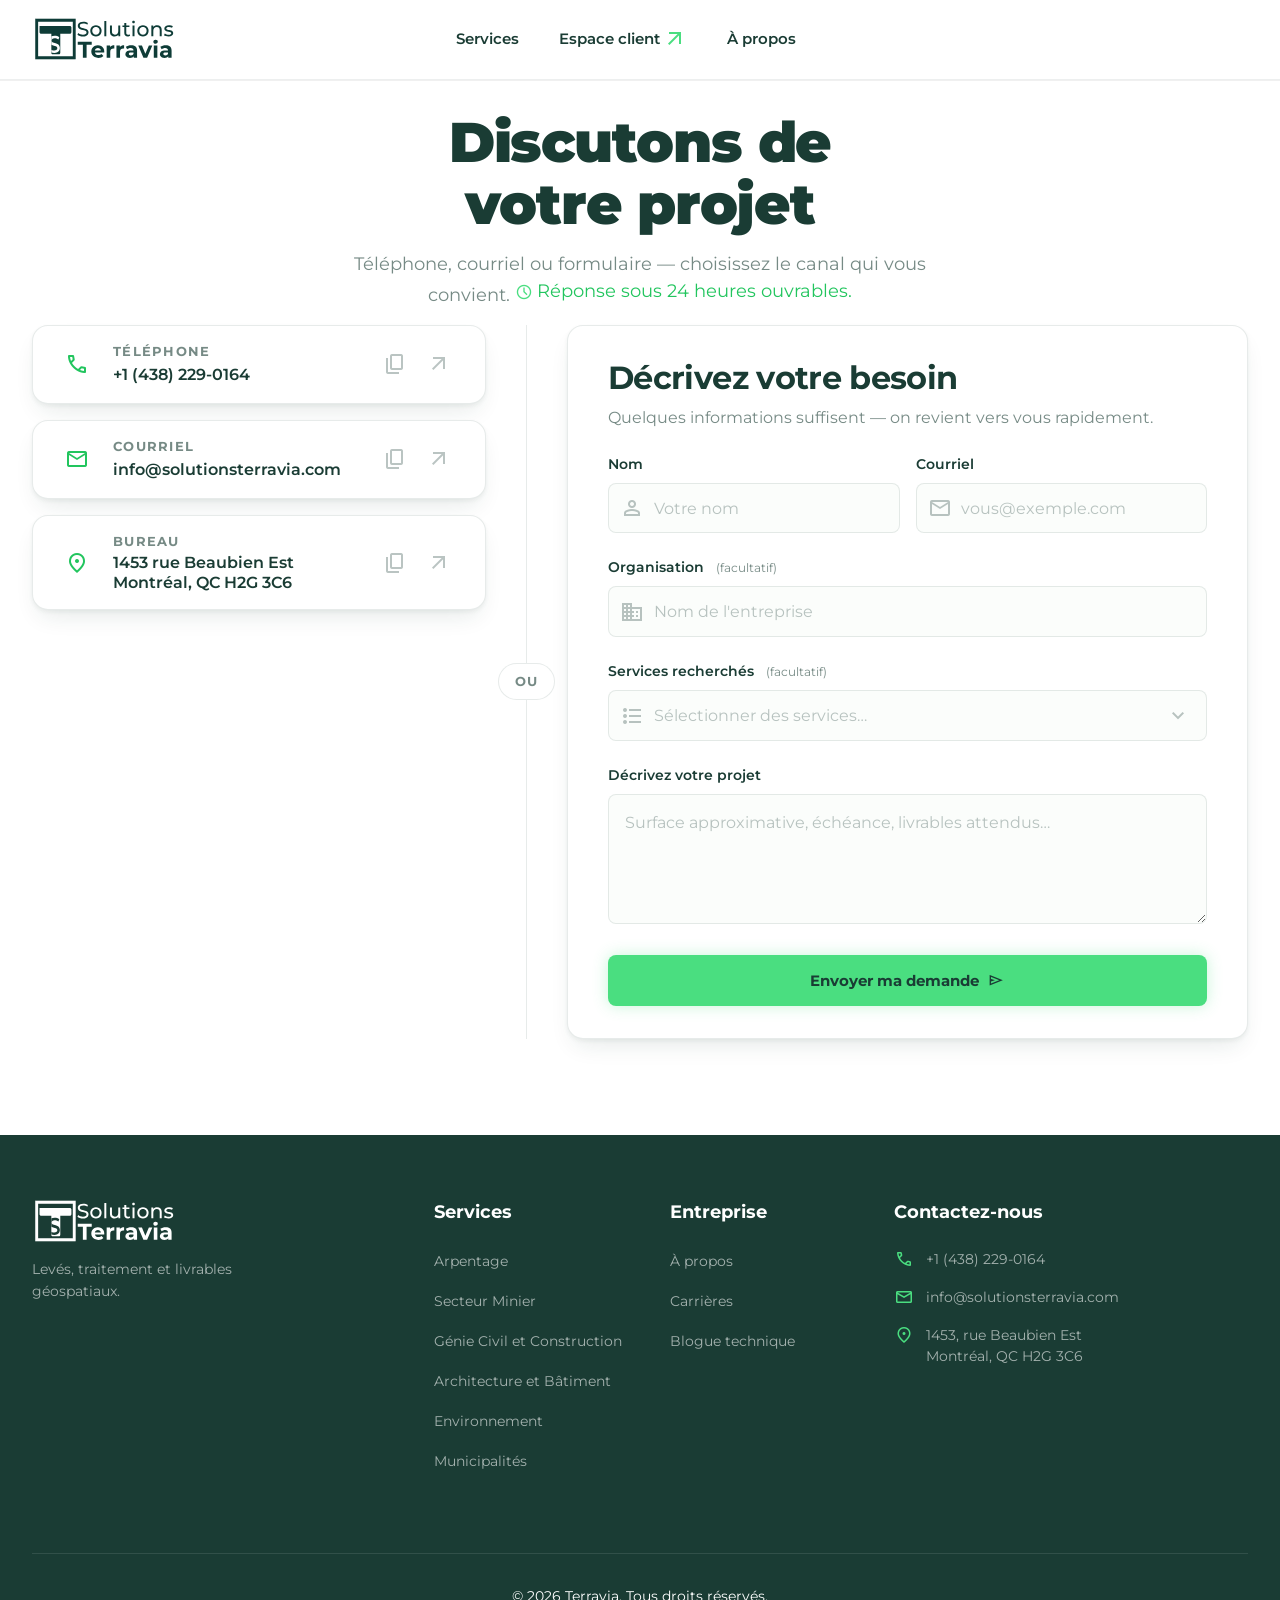
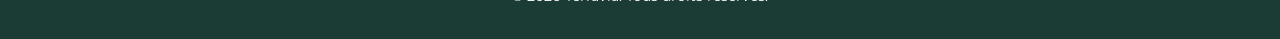
<file: contact.html>
<!--
    contact.html — Page de contact de Solutions Terravia.
    Propose deux voies d'accès complémentaires : coordonnées directes (téléphone, courriel, adresse)
    et formulaire de demande de projet. Aucun backend requis à ce stade — le formulaire est
    structuré pour une intégration ultérieure (Formspree, Netlify Forms, ou API interne).
    Aucun JS inline — toute l'interactivité est centralisée dans script.js.
-->
<!DOCTYPE html>
<html lang="fr" class="is-loading">

<head>
    <meta charset="utf-8" />
    <meta content="width=device-width, initial-scale=1.0" name="viewport" />
    <!-- Détection automatique des coordonnées coupée (téléphone, courriel et adresse des
         cartes de canaux soulignés et rendus cliquables par Chrome) — les deux balises
         sont expliquées dans index.html. Page la plus concernée : ses valeurs sont du
         texte simple, l'action passe par les boutons « copier » et « ouvrir », dont les
         vrais liens tel:/mailto:/Maps restent intacts. -->
    <meta name="format-detection" content="telephone=no, date=no, address=no, email=no" />
    <meta name="chrome" content="nointentdetection" />
    <title>Contact — Solutions Terravia</title>
    <meta name="description" content="Contactez Solutions Terravia à Montréal pour discuter de votre projet de levés techniques et de données géospatiales par drone." />

    <!-- Icônes du site — bloc identique à celui du <head> de index.html, où l'ordre
         des balises et la bascule clair/sombre sont documentés en détail. -->
    <link rel="icon" href="favicon.ico" sizes="32x32" />
    <link rel="icon" href="assets/favicon.svg" type="image/svg+xml" />
    <link rel="apple-touch-icon" href="apple-touch-icon.png" />
    <meta name="theme-color" content="#1A3C34" />

    <!--
        Les feuilles de style Google (polices + icônes Material Symbols) sont chargées
        avant nos propres CSS afin que la cascade CSS locale puisse les surcharger sans
        recourir à `!important`. Même contrainte d'ordre que dans index.html.
    -->
    <link href="https://fonts.googleapis.com/css2?family=Material+Symbols+Outlined:wght,FILL@100..700,0..1&display=swap"
        rel="stylesheet" />
    <link
        href="https://fonts.googleapis.com/css2?family=Montserrat:wght@400;500;600;700;800&family=Orbitron:wght@400..900&display=swap"
        rel="stylesheet" />

    <!-- tokens.css : source unique de vérité du design system — couleurs, typographie, espacements, ombres -->
    <link rel="stylesheet" href="tokens.css">
    <!-- style.css : styles globaux (header, footer, boutons, utilitaires) et les classes
         de formulaire partagées avec login.html — section 6 (.form-input, .input-wrapper,
         .input-label, .error-banner…). Chargé avant contact.css pour permettre la surcharge locale. -->
    <link rel="stylesheet" href="style.css">
    <!-- contact.css : styles spécifiques à cette page (layout, cartes de coordonnées, formulaire) -->
    <link rel="stylesheet" href="contact.css">
    <!-- Anti-FOUC : `is-loading` est en dur sur <html>, retirée par script.js.
         Repli sans JS ci-dessous ; repli sans script.js dans style.css.
         Voir le commentaire détaillé dans le <head> de index.html. -->
    <noscript><style>
        /* JavaScript entièrement désactivé : script.js ne lèvera jamais le masquage,
           on neutralise donc ici tout ce qui dépend de lui.

           `animation: none` est indispensable et non cosmétique : sans lui, le filet
           de sécurité de style.css se déclenche quand même au bout de 2 s, et son
           animation repart de `opacity: 0`. Une animation CSS l'emportant sur une
           déclaration normale, elle écrase le `opacity: 1` ci-dessous — toute la page
           disparaît puis réapparaît en fondu, deux secondes après le chargement.

           Le header, lui, est masqué par défaut (translateY(-100%)) : c'est JS qui
           pose .is-floating ou .is-scrolled selon la page et le défilement. Sans JS il
           resterait hors écran, laissant la page sans barre de navigation. On le
           laisse dans son état de base — fond blanc opaque, lisible à toute hauteur
           de défilement, ce que l'état flottant transparent ne garantirait pas. */
        html.is-loading body { opacity: 1; visibility: visible; animation: none; }
        html.is-loading .animate-on-scroll { opacity: 1; transform: none; animation: none; }
        .site-header:not(.is-floating):not(.show-cta) {
            transform: none;
            background-color: var(--white);
            border-bottom-color: var(--border-subtle);
        }
    </style></noscript>
</head>

<!--
    Comme index.html : l'anti-FOUC est porté par `is-loading` sur <html>,
    `page-transition` gère le fondu de sortie lors des navigations.
-->
<body class="page-transition">
    <div class="site-wrapper">

        <!--
            En-tête identique structurellement à index.html.
            Les liens de navigation pointent vers les ancres d'index.html (préfixe `index.html#`)
            car cette page ne contient pas les sections correspondantes.
            Le bouton CTA "Contactez-nous" pointe vers `#contact-form-card` (ancre intra-page)
            et est masqué via `aria-hidden` + `tabindex="-1"` : sur cette page, le bouton
            serait redondant et visible dans le viewport, il ne doit donc pas être accessible
            au clavier ni aux lecteurs d'écran.
        -->
        <!-- `is-scrolled show-cta` sont écrites en dur et non posées par script.js :
             cette page n'a pas de hero, le header y est donc toujours opaque avec son CTA.
             En les posant en JS, le header était peint une première frame dans son état
             dérivé `:not(.is-floating):not(.show-cta)` — translateY(-100%) — puis
             redescendait en glissant par-dessus le fondu d'entrée de la page. -->
        <header class="site-header is-scrolled show-cta">
            <div class="container header-content">
                <a href="index.html" class="logo transition-link">
                    <img src="assets/logo-noir.svg" alt="Solutions Terravia" class="logo-icon">
                </a>

                <!-- Chevrons réservés à la feuille du menu mobile (≤ 840px) ; masqués
                     dans la barre horizontale du desktop. Collés au libellé, sans
                     retour à la ligne : voir la note dans index.html. -->
                <nav class="main-nav">
                    <a href="services.html" class="transition-link">Services<span class="material-symbols-outlined nav-chevron" aria-hidden="true">chevron_right</span></a>
                    <a href="login.html" class="transition-link client-link">
                        Espace client
                        <span class="material-symbols-outlined client-icon">arrow_outward</span>
                    </a>
                    <a href="apropos.html" class="transition-link">À propos<span class="material-symbols-outlined nav-chevron" aria-hidden="true">chevron_right</span></a>
                </nav>

                <div class="header-actions">
                    <!--
                        Sur cette page, le CTA pointe vers le formulaire de contact via une ancre intra-page.
                        `aria-hidden` et `tabindex="-1"` le retirent de l'ordre de tabulation et de l'arbre
                        d'accessibilité : le formulaire est déjà visible sans défilement significatif.
                    -->
                    <a href="#contact-form-card" class="btn btn-primary" id="header-quote-btn" aria-hidden="true" tabindex="-1">Contactez-nous</a>
                    <button class="menu-toggle" aria-label="Ouvrir le menu" aria-expanded="false">
                        <div class="burger-icon">
                            <span></span>
                            <span></span>
                            <span></span>
                        </div>
                    </button>
                </div>
            </div>
        </header>

        <!--
            Voile du menu mobile — assombrit la page pendant que la feuille du menu est
            ouverte, et la referme au clic. Placé HORS du <header> : il doit couvrir
            toute la fenêtre, header compris, et le header porte son propre empilement.
            `tabindex="-1"` + `aria-hidden` : la fermeture au clavier passe par Échap,
            ce bouton n'a rien à annoncer tant que le menu est fermé — script.js retire
            `aria-hidden` à l'ouverture. Sans effet et invisible au-dessus de 840px
            (voir « FEUILLE DU MENU MOBILE » dans style.css).
        -->
        <button class="nav-scrim" type="button" tabindex="-1" aria-hidden="true"></button>

        <main class="contact-main">
            <div class="container">

                <!-- Introduction de page — H1 + accroche avec délai de réponse garanti -->
                <section class="contact-intro">
                    <h1 class="animate-on-scroll">Discutons de votre projet</h1>
                    <p class="lead animate-on-scroll">Téléphone, courriel ou formulaire — choisissez le canal qui vous convient. <span class="contact-intro-reassurance"><span class="material-symbols-outlined">schedule</span> Réponse sous 24 heures ouvrables.</span></p>
                </section>

                <!--
                    Disposition principale en deux colonnes : coordonnées directes (aside) | formulaire (section).
                    Un séparateur décoratif `.contact-divider` occupe la colonne centrale sur desktop
                    et disparaît sur mobile où les blocs s'empilent verticalement.
                -->
                <div class="contact-layout">

                    <!--
                        Colonne gauche — cartes de coordonnées directes.
                        Chaque carte propose deux actions : copier la valeur dans le presse-papiers
                        et ouvrir le canal natif (tel:, mailto:, Google Maps).
                        Le double état des icônes (`.channel-copy-icon--default` / `.channel-copy-icon--done`)
                        est piloté par script.js : bascule vers l'icône "check" à la confirmation de copie.
                        La région `aria-live` `.channel-copy-live` annonce la confirmation aux lecteurs d'écran.
                    -->
                    <aside class="contact-channels">
                        <div class="channel-card animate-on-scroll">
                            <span class="channel-icon material-symbols-outlined">call</span>
                            <div class="channel-body">
                                <span class="channel-label">Téléphone</span>
                                <span class="channel-value">+1 (438) 229-0164</span>
                            </div>
                            <div class="channel-actions">
                                <button type="button"
                                        class="channel-copy"
                                        data-copy="+1 (438) 229-0164"
                                        aria-label="Copier le numéro de téléphone">
                                    <span class="channel-copy-icon channel-copy-icon--default material-symbols-outlined">content_copy</span>
                                    <span class="channel-copy-icon channel-copy-icon--done material-symbols-outlined">check</span>
                                </button>
                                <a href="tel:+14382290164"
                                   class="channel-external material-symbols-outlined"
                                   aria-label="Appeler le +1 (438) 229-0164">arrow_outward</a>
                            </div>
                        </div>

                        <div class="channel-card animate-on-scroll">
                            <span class="channel-icon material-symbols-outlined">mail</span>
                            <div class="channel-body">
                                <span class="channel-label">Courriel</span>
                                <span class="channel-value">info@solutionsterravia.com</span>
                            </div>
                            <div class="channel-actions">
                                <button type="button"
                                        class="channel-copy"
                                        data-copy="info@solutionsterravia.com"
                                        aria-label="Copier l'adresse courriel">
                                    <span class="channel-copy-icon channel-copy-icon--default material-symbols-outlined">content_copy</span>
                                    <span class="channel-copy-icon channel-copy-icon--done material-symbols-outlined">check</span>
                                </button>
                                <a href="mailto:info@solutionsterravia.com"
                                   class="channel-external material-symbols-outlined"
                                   aria-label="Envoyer un courriel à info@solutionsterravia.com">arrow_outward</a>
                            </div>
                        </div>

                        <div class="channel-card animate-on-scroll">
                            <span class="channel-icon material-symbols-outlined">location_on</span>
                            <div class="channel-body">
                                <span class="channel-label">Bureau</span>
                                <!-- `<address>` : élément sémantique HTML pour les coordonnées physiques -->
                                <address>1453 rue Beaubien Est<br>Montréal, QC H2G 3C6</address>
                            </div>
                            <div class="channel-actions">
                                <button type="button"
                                        class="channel-copy"
                                        data-copy="1453 rue Beaubien Est, Montréal, QC H2G 3C6"
                                        aria-label="Copier l'adresse">
                                    <span class="channel-copy-icon channel-copy-icon--default material-symbols-outlined">content_copy</span>
                                    <span class="channel-copy-icon channel-copy-icon--done material-symbols-outlined">check</span>
                                </button>
                                <!--
                                    `&amp;` encode l'esperluette dans l'URL de l'API Google Maps
                                    pour respecter la syntaxe HTML valide dans un attribut href.
                                    `rel="noopener noreferrer"` sur le lien externe : empêche la page cible
                                    d'accéder à `window.opener` et évite de transmettre le referrer.
                                -->
                                <a href="https://www.google.com/maps/search/?api=1&amp;query=1453+rue+Beaubien+Est+Montr%C3%A9al+QC+H2G+3C6"
                                   target="_blank" rel="noopener noreferrer"
                                   class="channel-external material-symbols-outlined"
                                   aria-label="Ouvrir l'adresse dans Google Maps">arrow_outward</a>
                            </div>
                        </div>

                        <!-- Zone de message pour lecteurs d'écran : annonce la confirmation de copie -->
                        <span class="channel-copy-live" aria-live="polite" aria-atomic="true"></span>
                    </aside>

                    <!-- Séparateur visuel entre les deux colonnes — masqué des lecteurs d'écran -->
                    <div class="contact-divider" aria-hidden="true">
                        <span class="contact-divider-label">OU</span>
                    </div>

                    <!--
                        Colonne droite — formulaire de demande de projet.
                        `novalidate` désactive la validation native du navigateur pour permettre
                        une validation JavaScript personnalisée avec des messages d'erreur cohérents
                        avec le design system.
                        Les régions `role="alert"` et `role="status"` permettent aux lecteurs d'écran
                        d'annoncer automatiquement les erreurs et confirmations sans changement de focus.
                    -->
                    <section class="contact-form-section">
                        <div class="form-card" id="contact-form-card">
                            <header class="form-card-header">
                                <h2>Décrivez votre besoin</h2>
                                <p class="lead">Quelques informations suffisent — on revient vers vous rapidement.</p>
                            </header>

                            <form id="contact-form" class="form-stack" novalidate>
                                <!-- Bannières de retour d'état — peuplées dynamiquement par script.js -->
                                <div id="contact-error" class="error-banner" role="alert" aria-live="polite"></div>
                                <div id="contact-success" class="success-banner" role="status" aria-live="polite"></div>

                                <!-- Ligne Nom / Courriel : deux champs côte à côte sur desktop, empilés sur mobile -->
                                <div class="input-row">
                                    <div class="input-group">
                                        <label class="input-label" for="contact-name">Nom</label>
                                        <div class="input-wrapper">
                                            <span class="material-symbols-outlined input-icon">person</span>
                                            <input class="form-input" id="contact-name" name="name" type="text" required placeholder="Votre nom" autocomplete="name" />
                                        </div>
                                    </div>

                                    <div class="input-group">
                                        <label class="input-label" for="contact-email">Courriel</label>
                                        <div class="input-wrapper">
                                            <span class="material-symbols-outlined input-icon">mail</span>
                                            <input class="form-input" id="contact-email" name="email" type="email" required placeholder="vous@exemple.com" autocomplete="email" />
                                        </div>
                                    </div>
                                </div>

                                <div class="input-group">
                                    <label class="input-label" for="contact-org">Organisation <span class="input-optional">(facultatif)</span></label>
                                    <div class="input-wrapper">
                                        <span class="material-symbols-outlined input-icon">business</span>
                                        <input class="form-input" id="contact-org" name="organization" type="text" placeholder="Nom de l'entreprise" autocomplete="organization" />
                                    </div>
                                </div>

                                <!--
                                    Champ "Services" — liste déroulante à sélection multiple implémentée
                                    en JS pur (pas de `<select multiple>` natif dont le rendu varie trop entre navigateurs).
                                    Structure : un `<button>` trigger (`.services-trigger`) ouvre un panneau
                                    (`.services-panel`) contenant des checkboxes HTML natives pour l'envoi du formulaire.
                                    Les attributs ARIA (`aria-haspopup`, `aria-expanded`, `aria-labelledby`,
                                    `role="listbox"`, `aria-multiselectable`) exposent le widget aux technologies d'assistance.
                                    La zone `.services-tags` affiche les sélections actives sous forme de badges
                                    et est mise à jour dynamiquement par script.js.
                                -->
                                <div class="input-group">
                                    <label class="input-label" id="services-label">Services recherchés <span class="input-optional">(facultatif)</span></label>
                                    <div class="services-dropdown" id="services-dropdown">
                                        <div class="input-wrapper">
                                            <span class="material-symbols-outlined input-icon">format_list_bulleted</span>
                                            <button type="button"
                                                    class="form-input services-trigger"
                                                    id="services-trigger"
                                                    aria-haspopup="listbox"
                                                    aria-expanded="false"
                                                    aria-labelledby="services-label">
                                                <span class="services-trigger-text">Sélectionner des services…</span>
                                                <span class="material-symbols-outlined services-chevron">expand_more</span>
                                            </button>
                                        </div>
                                        <div class="services-panel" role="listbox" aria-multiselectable="true" aria-labelledby="services-label">
                                            <label class="service-option">
                                                <input class="checkbox-input" type="checkbox" name="services" value="arpentage" />
                                                <span class="service-box"><span class="material-symbols-outlined service-check">check</span></span>
                                                <span class="service-option-label">Arpentage</span>
                                            </label>
                                            <label class="service-option">
                                                <input class="checkbox-input" type="checkbox" name="services" value="minier" />
                                                <span class="service-box"><span class="material-symbols-outlined service-check">check</span></span>
                                                <span class="service-option-label">Secteur Minier</span>
                                            </label>
                                            <label class="service-option">
                                                <input class="checkbox-input" type="checkbox" name="services" value="civil" />
                                                <span class="service-box"><span class="material-symbols-outlined service-check">check</span></span>
                                                <span class="service-option-label">Génie Civil et Construction</span>
                                            </label>
                                            <label class="service-option">
                                                <input class="checkbox-input" type="checkbox" name="services" value="architecture" />
                                                <span class="service-box"><span class="material-symbols-outlined service-check">check</span></span>
                                                <span class="service-option-label">Architecture et Bâtiment</span>
                                            </label>
                                            <label class="service-option">
                                                <input class="checkbox-input" type="checkbox" name="services" value="environnement" />
                                                <span class="service-box"><span class="material-symbols-outlined service-check">check</span></span>
                                                <span class="service-option-label">Environnement</span>
                                            </label>
                                            <label class="service-option">
                                                <input class="checkbox-input" type="checkbox" name="services" value="territoire" />
                                                <span class="service-box"><span class="material-symbols-outlined service-check">check</span></span>
                                                <span class="service-option-label">Municipalités</span>
                                            </label>
                                            <label class="service-option">
                                                <input class="checkbox-input" type="checkbox" name="services" value="autre" />
                                                <span class="service-box"><span class="material-symbols-outlined service-check">check</span></span>
                                                <span class="service-option-label">Autre besoin</span>
                                            </label>
                                        </div>
                                    </div>
                                    <!-- Zone de tags pour les services sélectionnés — peuplée par script.js -->
                                    <div class="services-tags" id="services-tags" aria-live="polite"></div>
                                </div>

                                <div class="input-group">
                                    <label class="input-label" for="contact-message">Décrivez votre projet</label>
                                    <!-- `rows="4"` fixe la hauteur initiale du textarea sans contraindre le redimensionnement -->
                                    <div class="input-wrapper">
                                        <textarea id="contact-message" name="message" class="form-input form-textarea" rows="4" required placeholder="Surface approximative, échéance, livrables attendus…"></textarea>
                                    </div>
                                </div>

                                <button type="submit" class="btn btn-primary form-submit">
                                    Envoyer ma demande
                                    <span class="material-symbols-outlined">send</span>
                                </button>

                            </form>
                        </div>
                    </section>

                </div>
            </div>
        </main>

        <!--
            Pied de page — structure identique à index.html.
            Les liens "Services" pointent vers les ancres de services.html (mêmes id que la sidebar de cette page).
            Sous "Entreprise", "Carrières" et "Blogue technique" restent des placeholders
            interceptés par script.js — leurs pages ne sont pas encore publiées.
        -->
        <footer class="site-footer">
            <div class="container">
                <div class="footer-grid">
                    <div class="footer-brand">
                        <a href="index.html" class="logo transition-link">
                            <img src="assets/logo-noir.svg" alt="Solutions Terravia" class="logo-icon">
                        </a>
                        <p>Levés, traitement et livrables<br>géospatiaux.</p>
                    </div>

                    <div class="footer-links">
                        <h4>Services</h4>
                        <ul>
                            <li><a href="services.html#arpentage" class="transition-link">Arpentage</a></li>
                            <li><a href="services.html#minier" class="transition-link">Secteur Minier</a></li>
                            <li><a href="services.html#civil" class="transition-link">Génie Civil et Construction</a></li>
                            <li><a href="services.html#architecture" class="transition-link">Architecture et Bâtiment</a></li>
                            <li><a href="services.html#environnement" class="transition-link">Environnement</a></li>
                            <li><a href="services.html#territoire" class="transition-link">Municipalités</a></li>
                        </ul>
                    </div>

                    <div class="footer-links">
                        <h4>Entreprise</h4>
                        <ul>
                            <li><a href="apropos.html" class="transition-link">À propos</a></li>
                            <li><a href="#" class="link-placeholder">Carrières</a></li>
                            <li><a href="#" class="link-placeholder">Blogue technique</a></li>
                        </ul>
                    </div>

                    <!--
                        Coordonnées structurées avec `<address>` pour la sémantique HTML correcte.
                        Les icônes Material Symbols sont purement décoratives ici (pas d'aria-label nécessaire
                        car le texte adjacent est suffisant pour l'accessibilité).
                    -->
                    <div class="footer-contact">
                        <h4>Contactez-nous</h4>
                        <ul>
                            <li><span class="material-symbols-outlined icon">call</span> +1 (438) 229-0164</li>
                            <li><span class="material-symbols-outlined icon">mail</span> info@solutionsterravia.com</li>
                            <li>
                                <span class="material-symbols-outlined icon">location_on</span>
                                <address>
                                    1453, rue Beaubien Est<br>
                                    Montréal, QC H2G 3C6
                                </address>
                            </li>
                        </ul>
                    </div>
                </div>
                <div class="footer-bottom">
                    <p>© 2026 Terravia. Tous droits réservés.</p>
                </div>
            </div>
        </footer>
    </div>
    <!--
        script.js chargé en fin de body (sans `defer`) pour garantir que le DOM est entièrement
        parsé avant l'initialisation. Gère sur cette page : reveal au scroll, glassmorphisme du header,
        menu hamburger, copie presse-papiers des cartes de coordonnées, dropdown services, validation formulaire.
    -->
    <script src="script.js"></script>
</body>

</html>
</file>
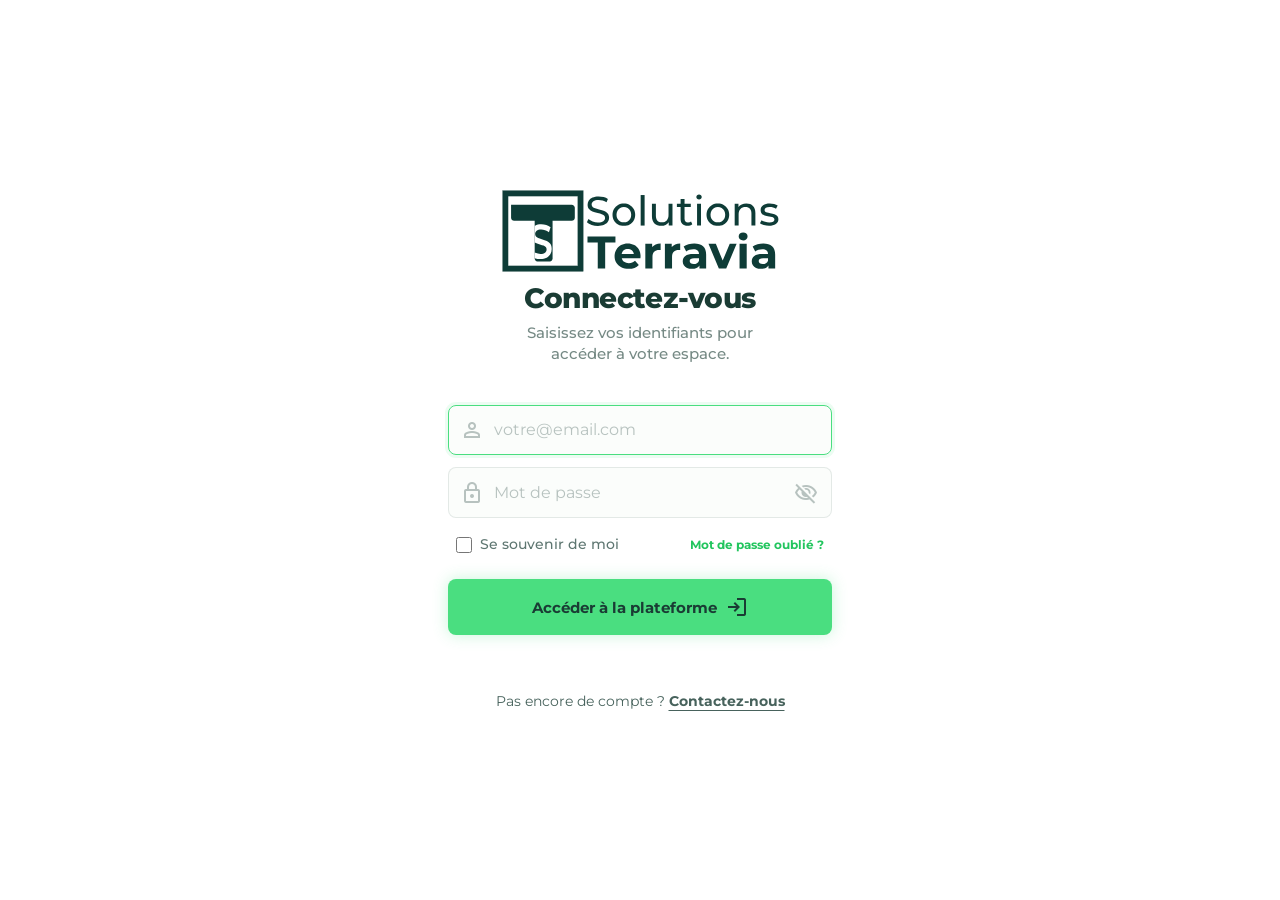
<file: login.html>
<!DOCTYPE html>
<!-- Page de connexion à l'espace client Solutions Terravia.
     Structure autonome : reproduit les patterns visuels de la modale de connexion
     (définie dans login.css) mais rendue en pleine page, sans overlay sombre.
     Toute l'interactivité (toggle mot de passe, validation, bannière d'erreur)
     est gérée dans script.js — aucun JS inline ici. L'anti-FOUC est porté par
     `is-loading` sur <html> (voir le commentaire du <head> de index.html). -->
<html lang="fr" class="is-loading">

<head>
    <meta charset="utf-8" />
    <meta content="width=device-width, initial-scale=1.0" name="viewport" />
    <!-- Détection automatique des coordonnées coupée (téléphone du footer souligné et
         rendu cliquable par Chrome) — les deux balises sont expliquées dans index.html. -->
    <meta name="format-detection" content="telephone=no, date=no, address=no, email=no" />
    <meta name="chrome" content="nointentdetection" />
    <title>Espace client — Solutions Terravia</title>
    <meta name="description" content="Accédez à la plateforme cliente de Solutions Terravia pour visualiser et exploiter vos données géospatiales et relevés LiDAR." />

    <!-- Icônes du site — bloc identique à celui du <head> de index.html, où l'ordre
         des balises et la bascule clair/sombre sont documentés en détail. -->
    <link rel="icon" href="favicon.ico" sizes="32x32" />
    <link rel="icon" href="assets/favicon.svg" type="image/svg+xml" />
    <link rel="apple-touch-icon" href="apple-touch-icon.png" />
    <meta name="theme-color" content="#1A3C34" />

    <!-- Polices et icônes Google Fonts chargées en premier pour éviter le FOUT.
         Material Symbols est déclaré dans le <head> de index.html avec le même
         pattern ; la cohérence de l'ordre de chargement est intentionnelle. -->
    <link href="https://fonts.googleapis.com/css2?family=Material+Symbols+Outlined:wght,FILL@100..700,0..1&display=swap"
        rel="stylesheet" />
    <link
        href="https://fonts.googleapis.com/css2?family=Montserrat:wght@400;500;600;700;800&family=Orbitron:wght@400..900&display=swap"
        rel="stylesheet" />

    <!-- tokens.css : source unique de vérité du design system (couleurs, typographie,
         espacement, ombres). Doit être importé avant style.css et login.css. -->
    <link rel="stylesheet" href="tokens.css">
    <link rel="stylesheet" href="style.css">
    <link rel="stylesheet" href="login.css">
    <!-- Anti-FOUC : `is-loading` est en dur sur <html>, retirée par script.js.
         Repli sans JS ci-dessous ; repli sans script.js dans style.css.
         Voir le commentaire détaillé dans le <head> de index.html. -->
    <noscript><style>
        /* JavaScript entièrement désactivé : script.js ne lèvera jamais le masquage,
           on neutralise donc ici tout ce qui dépend de lui.

           `animation: none` est indispensable et non cosmétique : sans lui, le filet
           de sécurité de style.css se déclenche quand même au bout de 2 s, et son
           animation repart de `opacity: 0`. Une animation CSS l'emportant sur une
           déclaration normale, elle écrase le `opacity: 1` ci-dessous — toute la page
           disparaît puis réapparaît en fondu, deux secondes après le chargement.

           Le header, lui, est masqué par défaut (translateY(-100%)) : c'est JS qui
           pose .is-floating ou .is-scrolled selon la page et le défilement. Sans JS il
           resterait hors écran, laissant la page sans barre de navigation. On le
           laisse dans son état de base — fond blanc opaque, lisible à toute hauteur
           de défilement, ce que l'état flottant transparent ne garantirait pas. */
        html.is-loading body { opacity: 1; visibility: visible; animation: none; }
        html.is-loading .animate-on-scroll { opacity: 1; transform: none; animation: none; }
        .site-header:not(.is-floating):not(.show-cta) {
            transform: none;
            background-color: var(--white);
            border-bottom-color: var(--border-subtle);
        }
    </style></noscript>
</head>

<body class="page-transition">
    <div class="site-wrapper">

        <main class="login-main">

            <!-- Conteneur centré à largeur contrainte (max 30rem).
                 Déclenche l'animation slideUpFade au chargement via login.css. -->
            <div class="login-container">
                <div class="login-wrapper">
                    <div class="login-card">

                        <!-- En-tête de marque : logo cliquable + titre + sous-titre.
                             Le logo renvoie vers index.html via .transition-link
                             (fondu de sortie géré dans script.js). -->
                        <div class="brand-header">
                            <a class="logo-link transition-link" href="index.html">
                                <img alt="Solutions Terravia" class="logo-icon" src="assets/logo-noir.svg" />
                            </a>
                            <h1 class="login-title">Connectez-vous</h1>
                            <p class="brand-subtitle">Saisissez vos identifiants pour accéder à votre espace.</p>
                        </div>

                        <!-- Formulaire de connexion.
                             novalidate : désactive la validation native du navigateur
                             afin de contrôler entièrement l'UX d'erreur via script.js
                             (messages localisés en français, bannière cohérente avec
                             le design system). La validation côté serveur reste active. -->
                        <form action="#" class="form-stack" method="POST" novalidate>

                            <!-- Bannière d'erreur accessible.
                                 role="alert" : annonce immédiatement le message aux
                                 lecteurs d'écran dès son injection par script.js.
                                 aria-live="polite" : file d'attente polie — attend la
                                 fin de la lecture en cours avant d'annoncer, ce qui
                                 évite d'interrompre l'utilisateur au milieu d'une action.
                                 Initialement vide et masquée (display: none) ; la classe
                                 .visible lui applique display: flex. -->
                            <div class="error-banner" id="error-banner" role="alert" aria-live="polite"></div>

                            <!-- Groupe des deux champs de saisie (email + mot de passe).
                                 .inputs-wrapper réduit l'espacement entre ces champs
                                 par rapport au gap général de .form-stack. -->
                            <div class="inputs-wrapper">

                                <!-- Champ email — icône positionnée en absolu à gauche
                                     via .input-wrapper. L'aria-label est redondant avec
                                     le placeholder mais garantit l'accessibilité si le
                                     navigateur ne lit pas le placeholder comme label.
                                     autofocus place le curseur ici dès l'ouverture de la
                                     page : c'est le premier champ à remplir, et l'attribut
                                     HTML natif fonctionne même si script.js ne charge pas. -->
                                <div class="input-group">
                                    <div class="input-wrapper">
                                        <span class="material-symbols-outlined input-icon">person</span>
                                        <input class="form-input" id="email" name="email" placeholder="votre@email.com"
                                            required="" type="email" aria-label="Email" autofocus="" />
                                    </div>
                                </div>

                                <!-- Champ mot de passe — contient un bouton toggle oeil
                                     (type="button" pour ne pas soumettre le formulaire).
                                     aria-pressed reflète l'état visible/caché géré par
                                     script.js. La zone tactile du bouton est 44×44px
                                     (seuil WCAG 2.5.5 / Apple HIG). -->
                                <div class="input-group">
                                    <div class="input-wrapper">
                                        <span class="material-symbols-outlined input-icon">lock</span>
                                        <input class="form-input" id="password" name="password" placeholder="Mot de passe"
                                            required="" type="password" aria-label="Mot de passe" />
                                        <button type="button" class="password-toggle" title="Afficher le mot de passe" aria-label="Afficher le mot de passe" aria-pressed="false">
                                            <span class="material-symbols-outlined">visibility_off</span>
                                        </button>
                                    </div>
                                    <p class="caps-warning" id="caps-warning" role="status" aria-live="polite" aria-atomic="true" aria-hidden="true">
                                        <span class="material-symbols-outlined" aria-hidden="true">keyboard_capslock</span>
                                        Majuscules activées
                                    </p>
                                </div>
                            </div>

                            <!-- Options de formulaire : mémorisation de session + lien
                                 de récupération de mot de passe.
                                 La réinitialisation n'étant pas automatisée, le lien
                                 "Mot de passe oublié ?" ouvre le client courriel de
                                 l'utilisateur (mailto:) avec l'objet pré-rempli, vers
                                 l'adresse de support de la plateforme. Pas de classe
                                 .link-placeholder ici : script.js bloquerait le mailto. -->
                            <div class="flex-between form-options">
                                <div class="checkbox-group">
                                    <input class="checkbox-input" id="remember-me" name="remember-me" type="checkbox" />
                                    <label class="checkbox-label" for="remember-me">
                                        Se souvenir de moi
                                    </label>
                                </div>
                                <a class="forgot-password-link"
                                   href="mailto:plateforme@solutionsterravia.com?subject=R%C3%A9initialisation%20de%20mot%20de%20passe"
                                   aria-label="Mot de passe oublié ? Envoyer un courriel de demande à plateforme@solutionsterravia.com">Mot de passe oublié ?</a>
                            </div>

                            <!-- Bouton de soumission principal -->
                            <button class="btn btn-primary" type="submit">
                                Accéder à la plateforme
                                <span class="material-symbols-outlined">login</span>
                            </button>

                            <!-- Pied de formulaire : invite les non-inscrits à contacter
                                 l'équipe commerciale via la page contact.html.
                                 .transition-link déclenche le fondu de sortie de page. -->
                            <p class="footer-text brand-footer-text">
                                Pas encore de compte ?
                                <a class="footer-link brand-footer-link transition-link" href="contact.html">Contactez-nous</a>
                            </p>
                        </form>
                    </div>

                </div>
            </div>
        </main>

    </div>
    <script src="script.js"></script>
</body>

</html>
</file>
<file: tokens.css>
/**
 * tokens.css — Source unique de vérité du design system Terravia.
 *
 * Rôle dans l'architecture CSS :
 *   1. Définit toutes les variables CSS (:root) : couleurs primitives, aliases
 *      sémantiques, typographie, espacement, layout, border-radius, ombres et
 *      courbes d'animation.
 *   2. Applique les défauts sémantiques sur les éléments HTML de base (body,
 *      h1–h3, p, etc.) — un seul endroit où consommer les tokens pour le fond.
 *   3. Expose des classes utilitaires légères (.label-upper, .text-highlight,
 *      .text-gradient) qui ne portent pas de sémantique structurelle et
 *      peuvent être appliquées depuis n'importe quel HTML.
 *
 * Règle d'or : style.css et login.css ne doivent jamais contenir de valeur brute
 * (hex, rgba, rem, px). Si un token manque, l'ajouter ici d'abord.
 *
 * Ordre d'import attendu dans chaque page :
 *   tokens.css → style.css → [page].css
 */

/* Polices Google chargées via <link> dans le <head> de chaque page
   (couvrent Montserrat et Material Symbols Outlined). */

/* ============================================================
   BASE COLOR PRIMITIVES
   ------------------------------------------------------------
   Palette monochrome forest + vert néon. Ces valeurs brutes ne
   doivent jamais être utilisées directement dans style.css ou
   login.css — passer toujours par un alias sémantique ci-dessous.
   ============================================================ */
:root {
  /* — Brand greens —
     --green-400 : accent néon, usage parcimonieux (CTA, icônes, highlights).
     --green-500 : variante sombre utilisée pour les états hover des CTA verts. */
  --green-50:  #f0fdf4;
  --green-400: #4ADE80;   /* primary accent */
  --green-500: #22c55e;   /* primary dark / hover */

  /* — Forest palette —
     --forest-900 et --forest-800 sont les seules valeurs opaques ; toutes les
     autres sont des dégradés d'opacité de --forest-900 (#1A3C34) permettant de
     superposer la teinte forest sur n'importe quel fond sans multiplier les
     couleurs solides.
     --forest-95 vs --forest-90 : deux pas proches nécessaires pour distinguer
     l'arrière-plan du header (0.85 blanc) de celui de certains overlays sombres
     (0.90 / 0.95) sans casser la lisibilité du texte blanc. */
  --forest-900: #1A3C34;   /* brand dark */
  --forest-800: #234e44;   /* forest light */
  --forest-95:  rgba(26, 60, 52, 0.95);
  --forest-90:  rgba(26, 60, 52, 0.90);
  --forest-55:  rgba(26, 60, 52, 0.55);
  --forest-70:  rgba(26, 60, 52, 0.70);
  --forest-60:  rgba(26, 60, 52, 0.60);
  --forest-30:  rgba(26, 60, 52, 0.30);
  --forest-20:  rgba(26, 60, 52, 0.20);
  --forest-10:  rgba(26, 60, 52, 0.10);
  --forest-08:  rgba(26, 60, 52, 0.08);
  --forest-06:  rgba(26, 60, 52, 0.06);
  --forest-05:  rgba(26, 60, 52, 0.05);
  --forest-03:  rgba(26, 60, 52, 0.03);

  /* — Neutrals —
     --white et --bg-light sont délibérément identiques (#ffffff). --bg-light est
     le token sémantique "fond de page" ; --white est le token "surface" (cartes,
     inputs). Les distinguer nominalement permet de changer l'un sans l'autre si
     le design évolue vers un fond légèrement teinté. */
  --white:       #ffffff;
  --bg-light:    #ffffff;   /* page background */
  /* --white-03 / --white-05 : les deux encres du tracé de portée de la bande
     territoire (apropos.css § 6). Deux pas et non un seul parce que le tracé
     s'affaiblit avec la distance à la station — les cercles proches sont en 05,
     les lointains en 03. À 0,03 sur --forest-800, un cercle reste perceptible
     sans jamais concurrencer le texte qui passe dessus. */
  --white-03:    rgba(255, 255, 255, 0.03);   /* cercles lointains du tracé de portée */
  --white-05:    rgba(255, 255, 255, 0.05);   /* cercles proches du tracé de portée */
  --white-08:    rgba(255, 255, 255, 0.08);   /* cœur de la lumière au point de station */
  --white-10:    rgba(255, 255, 255, 0.10);   /* overlay/border subtil sur fond sombre */
  --white-20:    rgba(255, 255, 255, 0.20);   /* arête claire du haut de la capture plateforme */
  --gray-200:    #e5e7eb;

  /* — Semantic: state —
     Tokens d'erreur déclinés en quatre niveaux d'intensité pour couvrir :
     fond de bannière (error-bg), bordure subtile (error-border), bordure
     marquée sur input invalide (error-border-strong), anneau de focus (error-focus-ring),
     et texte lisible sur fond clair (error-text). */
  --error:              #ef4444;
  --error-bg:           rgba(239, 68, 68, 0.08);
  --error-border:       rgba(239, 68, 68, 0.25);
  --error-border-strong:rgba(239, 68, 68, 0.60);
  --error-focus-ring:   0 0 0 3px rgba(239, 68, 68, 0.10);
  --error-text:         #b91c1c;

  /* ============================================================
     SEMANTIC ALIASES
     ------------------------------------------------------------
     Couche d'abstraction entre les primitives et les fichiers CSS
     consommateurs. Permet de changer un rôle visuel en un seul endroit
     sans toucher aux sélecteurs. Regroupés par domaine fonctionnel :
     couleurs de marque, texte, surfaces, bordures.
     ============================================================ */
  --color-primary:      var(--green-400);
  --color-primary-dark: var(--green-500);
  --color-forest:       var(--forest-900);
  --color-forest-light: var(--forest-800);
  --color-bg-light:     var(--bg-light);
  --color-white:        var(--white);
  --color-gray-light:   var(--gray-200);

  /* Rôles texte — hiérarchie à trois niveaux :
     --fg1 : texte principal et titres, contraste maximum sur fond blanc.
     --fg2 : texte secondaire (captions, lead, labels), contraste réduit.
     --fg3 : placeholders et états désactivés, intentionnellement peu contrasté. */
  --fg1:   var(--forest-900);          /* primary text, headings */
  --fg2:   var(--forest-60);           /* secondary text, captions */
  --fg3:   var(--forest-30);           /* placeholders, disabled */
  --fg-on-dark: #ffffff;               /* text on forest/dark bg */
  --fg-on-dark-muted: rgba(255,255,255,0.60);

  /* Rôles surface — distinctions sémantiques entre les plans de l'UI :
     --surface-page : fond de page, toujours le plus en retrait.
     --surface-card : fond de carte, identique au blanc mais sémantiquement distinct.
     --surface-muted : bande de section à peine teintée, pour séparer deux sections
       claires successives sans introduire de seconde couleur de fond.
     --surface-halo : variante directionnelle de --surface-muted — même encre forêt,
       mais en dégradé radial ancré à un coin (82 %, 78 %) plutôt qu'en aplat. Sert à
       alterner avec --surface-muted sur des sections consécutives sans poser deux fois
       le même rendu ; même origine que --station-x/--station-y de la bande Territoire
       (apropos.css § 6), rejouée en clair. Les arrêts sont en pourcentage et non en px :
       le halo garde ses proportions quelle que soit la hauteur du bloc qui le porte,
       contrairement au tracé de portée de la bande Territoire (rayons fixes, pensés
       pour une seule bande) — c'est ce qui le rend réutilisable d'une section à l'autre.
       S'applique en `background-image`, avec `background-color: var(--white)` en repli
       explicite (le dégradé s'arrête avant les bords, le blanc comble le reste).
     --surface-dark : fond footer et sections sombres.
     --surface-header : fond glassmorphism du header au scroll (blanc translucide). */
  --surface-page:   var(--bg-light);
  --surface-card:   var(--white);
  --surface-muted:  var(--forest-03);
  --surface-halo:   radial-gradient(circle at 82% 78%, var(--forest-05) 0%, var(--forest-03) 24%, transparent 56%);
  --surface-dark:   var(--forest-900);
  --surface-header: rgba(255, 255, 255, 0.85);

  /* Rôles bordure — gradation d'intensité :
     --border-subtle : séparateurs internes (ex. lignes entre options de dropdown).
     --border-default : contour de carte ou d'input au repos.
     --border-hover : contour vert au survol des cartes ou au focus des inputs.
     --badge-bg / --badge-border : fond et contour des badges et chips verts. */
  --border-subtle:  var(--forest-08);
  --border-default: var(--forest-10);
  --border-hover:   rgba(74, 222, 128, 0.45);
  --badge-bg:       rgba(74, 222, 128, 0.12);
  --badge-border:   rgba(74, 222, 128, 0.28);

  /* ============================================================
     TYPOGRAPHY
     ------------------------------------------------------------
     Deux familles aux rôles strictement séparés :
     - Montserrat : corps, UI, navigation (toute prose).
     - Material Symbols Outlined : icônes, variante Outlined exclusivement (FILL=0).
     ============================================================ */
  --font-main:    'Montserrat', sans-serif;
  --font-icons:   'Material Symbols Outlined';

  /* Échelle typographique — desktop.
     --text-hero et --text-h2 utilisent clamp() pour une fluidité responsive sans
     media query : la taille interpole entre la valeur minimale (em) et maximale
     (rem) selon la largeur du viewport (vw). Les valeurs fixes (--text-h2-sm,
     --text-h3, etc.) s'appliquent à des contextes où la fluidité n'est pas requise
     car le contenant est déjà contraint (cartes, colonnes étroites). */
  --text-hero:    clamp(2.5rem, 5vw, 3.5rem);   /* H1 hero */
  --text-h2:      clamp(2rem, 4vw, 3rem);        /* Section H2 */
  --text-h2-sm:   2rem;                           /* Tech / projects H2 */
  --text-display: 5rem;                           /* Icônes de section en taille display (page services) */
  --text-h3:      1.2rem;                         /* Card headings */
  /* --text-statement : palier éditorial entre --text-lead et --text-h2-sm, pour une
     phrase courte qui porte à elle seule un bloc (mission / vision d'apropos.html).
     En clamp() comme --text-h2 : le bloc occupe une demi-largeur de page, sa taille
     doit suivre celle du viewport et non celle d'un contenant déjà contraint. */
  --text-statement: clamp(1.25rem, 2.2vw, 1.6rem);
  --text-lead:    1.125rem;                       /* Hero subtext */
  --text-body:    1rem;                           /* Body paragraph */
  --text-sm:      0.9rem;                         /* Small body / footer */
  --text-xs:      0.8rem;                         /* Badges, labels */

  /* Échelle des icônes Material Symbols.
     Les valeurs sont exprimées en rem pour suivre la taille de police racine.
     Chaque pas correspond à un usage fonctionnel précis afin d'éviter les
     valeurs ad hoc dans les fichiers consommateurs. */
  --icon-xs:   0.875rem;  /* 14px — chips, tags */
  --icon-sm:   1rem;      /* 16px — inline body */
  --icon-base: 1.1rem;    /* ~17.6px — boutons, bannières */
  --icon-md:   1.25rem;   /* 20px — footers, dropdowns, inputs */
  --icon-lg:   1.5rem;    /* 24px — défaut visuel Material */
  --icon-xl:   2rem;      /* 32px — cartes services, cartes de valeurs (apropos) */

  /* Graisses — alignées sur les valeurs disponibles dans Montserrat Variable. */
  --weight-regular: 400;
  --weight-medium:  500;
  --weight-semibold:600;
  --weight-bold:    700;
  --weight-extrabold:800;
  --weight-black:   900;

  /* Hauteurs de ligne — du plus serré (titres display) au plus aéré (texte long). */
  --leading-tight:   1.1;
  --leading-snug:    1.25;
  --leading-normal:  1.5;
  --leading-relaxed: 1.6;

  /* Espacement de lettres —
     --tracking-badge : 0.1em, standard pour les labels uppercase (WCAG lisibilité).
     --tracking-link  : discret, utilisé sur la navigation pour aérer sans déformer.
     --tracking-tight : compensation optique sur les grands titres gras (évite l'effet cramped). */
  --tracking-badge:  0.1em;
  --tracking-link:   0.08em;
  --tracking-tight:  -0.02em;
  --tracking-normal: 0;

  /* ── Taille du SVG logo ────────────────────────────────────────────────────
     assets/logo-noir.svg porte le lockup complet (marque encadrée + "Solutions
     Terravia"), viewBox 841.89 × 257.36 → ratio L/H ≈ 3,27.
     Avec --logo-icon-w: auto, la largeur rendue vaut donc hauteur × 3,27
     (44px → ≈ 144px). En tenir compte avant de toucher à la hauteur : c'est la
     largeur qui est l'axe contraint, notamment dans la grille du header mobile.
     --logo-icon-w: auto  →  proportionnel à la hauteur (comportement par défaut)
     --logo-icon-w: 50px  →  étire sur l'axe X indépendamment */
  --logo-icon-h: 44px;  /* ↕ axe Y — hauteur du logo */
  --logo-icon-w: auto;  /* ← axe X — auto = proportionnel */

  /* --logo-lockup-w : la même largeur, mais écrite en dur (44 × 3,27 ≈ 144).
     Nécessaire parce que le fondu croisé du header mobile (style.css, section
     « HEADER — LOGO ADAPTATIF ») anime la largeur de .logo entre le lockup et le
     monogramme carré : une largeur intrinsèque (max-content) ne s'anime pas.
     ⚠ COUPLÉ À --logo-icon-h : si la hauteur change, recalculer hauteur × 3,27.
     Le monogramme (assets/logo-monogramme-noir.svg) étant carré, sa largeur vaut
     --logo-icon-h — d'où l'absence de token dédié pour lui. */
  --logo-lockup-w: 144px;

  /* ============================================================
     SPACING SCALE
     ------------------------------------------------------------
     Échelle multiplicative par pas de ×2 (4 → 8 → 16 → 32 → 64…),
     avec des demi-pas intermédiaires (12, 24, 40) pour les situations
     où le saut double est trop important.
     --space-none : explicite l'intention "zéro" (gap: 0 sur .channel-actions)
     plutôt que d'écrire la valeur brute 0.
     --tap-target-min : 44px, seuil WCAG 2.5.5 et Apple/Google HIG pour les
     cibles tactiles. Utilisé sur .password-toggle et .channel-copy/.channel-external
     pour garantir l'accessibilité mobile sans agrandir l'icône visuelle.
     ============================================================ */
  --space-none: 0;       /*   0px */
  --space-2xs: 0.25rem;  /*   4px */
  --space-xs:  0.5rem;   /*  8px */
  --tap-target-min: 2.75rem; /* 44px — seuil WCAG 2.5.5 / HIG pour cibles tactiles */
  --space-sm:  0.75rem;  /* 12px */
  --space-md:  1rem;     /* 16px */
  --space-lg:  1.5rem;   /* 24px */
  --space-xl:  2rem;     /* 32px */
  --space-2xl: 2.5rem;   /* 40px */
  --space-3xl: 4rem;     /* 64px */
  --space-4xl: 5rem;     /* 80px */
  --space-5xl: 6rem;     /* 96px */

  /* ============================================================
     LAYOUT
     ------------------------------------------------------------
     --width-max : largeur maximale du conteneur principal (1280px).
     --header-height : hauteur fixe du header, utilisée comme padding-top
       sur les pages sans hero pour éviter que le contenu passe sous le header.
     --container-px / --container-px-md : marges horizontales du conteneur
       selon le breakpoint (mobile → tablette/desktop).
     ============================================================ */
  --width-max:       1280px;
  --header-height:   80px;
  --container-px:    1.5rem;
  --container-px-md: 2rem;

  /* ============================================================
     BORDER RADIUS
     ------------------------------------------------------------
     Progression du plus anguleux au plus arrondi :
     --radius-sm  : badges de statut, micro-éléments.
     --radius-md  : boutons et inputs — cohérence avec les composants de formulaire.
     --radius-lg  : UI flottante (tooltips, panels).
     --radius-xl  : cartes — arrondi plus généreux pour les surfaces larges.
     --radius-pill: 999px, garantit un arrondi complet quelle que soit la largeur.
     ============================================================ */
  --radius-sm:   0.25rem;   /* status badges */
  --radius-md:   0.5rem;    /* buttons, inputs */
  --radius-lg:   0.75rem;   /* floating UI */
  --radius-xl:   1rem;      /* cards */
  --radius-pill: 999px;     /* category tags, badge pills */

  /* ============================================================
     SHADOWS
     ------------------------------------------------------------
     Toutes les ombres utilisent la teinte forest (rgba 26,60,52) pour rester
     dans la palette monochrome — jamais de noir pur.
     --shadow-card : ombre composite (near + far) pour donner de la profondeur
       aux cartes au repos sans attirer l'attention.
     --shadow-screen : la capture de la plateforme (index.css § 5). Trois couches
       qui décrivent un écran POSÉ sur la page, et non une image collée dessus :
       l'arête claire du haut (la lumière qui accroche le bord de la dalle, même
       idée que --shadow-sheet), l'ombre de CONTACT courte qui pose l'objet sur
       le fond, et l'ombre ambiante longue qui lui donne son élévation.
       C'est la couche de contact qui manquait : la capture portait
       --shadow-card-hover, qui n'a que la lointaine — un objet sans poids, posé
       sur rien. Ne pas « simplifier » en retirant une des trois couches, c'est
       leur superposition qui fait la profondeur.
     --shadow-card-hover / --shadow-project-hover : ombres plus étirées et plus
       opaques pour accentuer l'élévation au survol.
     --shadow-glow / --shadow-glow-hover : halo vert sur les boutons CTA ;
       renforce l'association visuelle avec l'accent de marque.
     --focus-ring : anneau de focus vert translucide, conforme WCAG 2.4.11
       (Focus Appearance) — 3px minimum, couleur suffisamment contrastée.
     ============================================================ */
  --shadow-card-hover:    0 24px 40px -18px rgba(26, 60, 52, 0.22);
  --shadow-project-hover: 0 28px 48px -16px rgba(26, 60, 52, 0.35);
  --shadow-card:
    0 2px 4px rgba(26, 60, 52, 0.06),
    0 12px 24px -8px rgba(26, 60, 52, 0.12);
  --shadow-screen:
    inset 0 1px 0 var(--white-20),
    0 2px 6px rgba(26, 60, 52, 0.10),
    0 28px 56px -20px rgba(26, 60, 52, 0.28);
  --shadow-glow:       0 0 15px rgba(74, 222, 128, 0.30);
  --shadow-glow-hover: 0 0 18px rgba(74, 222, 128, 0.40);
  --focus-ring:        0 0 0 3px rgba(74, 222, 128, 0.10);

  /* ============================================================
     ANIMATION TOKENS
     ------------------------------------------------------------
     Courbes d'accélération typées par usage :
     --ease-card     : settle rapide → idéal pour le lift de carte (overshoot léger).
     --ease-header   : material standard → transitions d'état du header.
     --ease-entrance : départ lent → entrant avec de l'emphase, éléments qui arrivent.
     --ease-scroll   : easeOutCubic classique → reveals au scroll.

     Durées :
     --duration-press  : retour tactile d'un élément pressé — volontairement sous
       --duration-fast. Au-delà d'environ 160 ms, l'enfoncement se voit APRÈS le
       doigt plutôt qu'avec lui, et le bouton paraît mou.
     --duration-fast   : interactions immédiates (hover sur icône, toggle checkbox).
     --duration-base   : interactions standard (hover de bouton, bordure d'input).
     --duration-medium : transitions d'état plus substantielles (icône d'input).
     --duration-slow / --duration-reveal : reveals au scroll (600–800 ms selon CLAUDE.md).

     --press-scale : facteur d'échelle d'un élément pressé. Assez marqué pour être
     perçu, assez discret pour ne pas déplacer le texte du bouton sous le doigt.
     Consommés par `.btn:active` (style.css § 2), donc par tous les boutons des cinq
     pages. Le CTA du header les reprend deux fois de plus, à des spécificités qui
     surclassent ses propres `transform` d'état — voir les commentaires sur place.

     --reveal-shift : course verticale d'une révélation au défilement (style.css,
     § .animate-on-scroll). --reveal-shift-sm est le palier court, réservé aux blocs
     déjà à l'écran au CHARGEMENT : leur révélation se superpose alors au fondu
     d'entrée de <body> (.page-transition, --duration-page-fade), les deux opacités
     se multiplient, et plus la course est longue plus la zone terne dure. Voir
     apropos.css § 2 et le hero d'index.html (index.css § 2).
     ============================================================ */
  --ease-card:     cubic-bezier(0.22, 1, 0.36, 1);
  --ease-header:   cubic-bezier(0.4, 0, 0.2, 1);
  --ease-entrance: cubic-bezier(0.16, 1, 0.3, 1);
  --ease-scroll:   cubic-bezier(0.215, 0.61, 0.355, 1);
  /* --ease-elastic : overshoot léger, utilisé pour les micro-interactions (boutons d'action, chips). */
  --ease-elastic:  cubic-bezier(0.175, 0.885, 0.32, 1.275);

  --duration-press:  0.16s;
  --duration-fast:   0.2s;
  --duration-base:   0.3s;
  --duration-medium: 0.4s;
  --duration-slow:   0.6s;
  --duration-reveal: 0.8s;
  /* --duration-page-fade : fondu de sortie avant une navigation interne
     (.page-transition, style.css § 1), et par la même déclaration fondu d'ENTRÉE
     de <body> au retrait de l'anti-FOUC.
     C'est le seul mouvement du site qui retarde une action : au clic, la page
     suivante est déjà décidée et l'utilisateur ne regarde plus rien. 0,25s suffit
     à masquer le flash de navigation ; les 0,5s d'avant s'ajoutaient purement et
     simplement au temps de chargement de la page suivante.
     ⚠ script.js lit ce token via getComputedStyle (SECTION 2) pour caler son
     minuteur de navigation : la valeur n'est plus recopiée nulle part. */
  --duration-page-fade: 0.25s;
  /* --duration-sonar : balayage de l'onde de la bande territoire (apropos.css § 6).
     Hors de l'échelle ci-dessus, et volontairement : les paliers précédents mesurent
     un changement d'état, celui-ci mesure un TRAJET — l'onde traverse 1400px. À la
     durée d'une révélation (0,8s) elle file trop vite pour qu'on suive les cercles
     l'un après l'autre, ce qui est tout son propos. */
  --duration-sonar:  1.8s;
  /* --duration-flash : halo d'arrivée sur une fiche ancrée (services.css § 4).
     Hors de l'échelle également : ce n'est pas une transition d'interface mais une
     lueur qui décroît. Elle doit rester franche à l'ARRIVÉE, or le trajet fluide vers
     une fiche lointaine dure jusqu'à 1,7 s — d'où une durée qui paraît démesurée pour
     un retour d'interaction et ne l'est pas. */
  --duration-flash:  2.4s;

  --press-scale:     0.97;
  /* Un bouton-icône n'a pas de libellé pour absorber l'enfoncement : 0,97 sur
     48px de carré vide ne se voit pas. Réservé aux boutons dont tout le contenu
     est un pictogramme — le burger, aujourd'hui le seul. */
  --press-scale-icon: 0.92;

  --reveal-shift:    30px;
  --reveal-shift-sm: 16px;

  /* Bascule 3D de la capture de la plateforme à sa révélation (index.css § 5).
     --perspective-screen se pose sur le PARENT et non sur l'élément qui tourne :
     appliquée à l'élément lui-même, chaque transform aurait son propre point de
     fuite et la rotation paraîtrait plate, ce qui viderait l'effet de son sens.
     --tilt-screen reste sous 8° : au-delà, la capture se lit de biais et le texte
     de l'interface devient illisible pendant toute la course. */
  --perspective-screen: 1200px;
  --tilt-screen:        6deg;

  /* ============================================================
     FILTRES CSS
     ------------------------------------------------------------
     --filter-logo-forest : teinte le logo SVG (noir par défaut) en vert forest
       (#1A3C34). Calculé une fois pour éviter la duplication dans style.css et
       login.css.
     --filter-logo-white  : teinte le logo en blanc, pour les fonds sombres (footer).
     ============================================================ */
  --filter-logo-forest: brightness(0) saturate(100%) invert(18%) sepia(13%) saturate(2227%) hue-rotate(124deg) brightness(93%) contrast(93%);
  --filter-logo-white:  brightness(0) invert(1);

  /* ============================================================
     GLASSMORPHISM
     ------------------------------------------------------------
     Valeurs de flou et saturation utilisées sur le header au scroll
     et la pill-bar mobile de la page services.
     ============================================================ */
  --blur-glass:     blur(20px);
  --saturate-glass: saturate(180%);
  --surface-glass:  rgba(255, 255, 255, 0.72);

  /* ============================================================
     FEUILLE DU MENU MOBILE (≤ 840px)
     ------------------------------------------------------------
     Le menu burger n'est pas un panneau accroché sous le header : c'est une
     feuille qui monte du bas de l'écran, dans la zone du pouce, et qu'on peut
     saisir pour la renvoyer. Ces valeurs n'ont pas d'équivalent ailleurs dans
     le système — elles décrivent une surface flottante adossée à un bord
     d'écran, pas une carte posée dans un flux.

     --sheet-radius : 22px, plus rond que --radius-xl (16px). La feuille est
       collée au bord bas : seuls ses deux angles hauts existent, et ce sont eux
       qui disent qu'elle vient de l'extérieur de l'écran.
     --sheet-row-h : 62px. Sans icône ni sous-titre, la ligne de texte est la
       seule cible du doigt ; elle dépasse donc franchement le seuil WCAG 2.5.5
       (44px) au lieu de s'y coller.
     --sheet-grabber-* : la poignée. Seule affordance qui annonce que la feuille
       se saisit — le geste, lui, est accepté sur toute sa surface.
     --surface-sheet / --blur-sheet : verre plus opaque et plus flou que celui du
       header (0,86 contre 0,72 ; 28px contre 20px). La feuille se pose sur un
       contenu déjà voilé et doit rester lisible par-dessus, alors que le header
       flotte sur une page nette.
     --scrim-nav : voile qui assombrit la page pendant l'ouverture. Teinte tirée
       vers le noir plutôt que vers le forest : le voile doit se lire comme de
       l'ombre, pas comme un aplat de marque posé sur le contenu. Son opacité
       suit la position du doigt, elle n'est jamais figée.
     --shadow-sheet : l'arête claire du haut (la lumière qui accroche le bord du
       matériau) et l'ombre portée vers le haut, dans la même déclaration —
       elles décrivent une seule surface et se règlent ensemble.
     ============================================================ */
  --sheet-radius:    1.375rem;    /* 22px */
  --sheet-row-h:     3.875rem;    /* 62px */
  --sheet-grabber-w: 2.375rem;    /* 38px */
  --sheet-grabber-h: 0.3125rem;   /*  5px */
  --surface-sheet:   rgba(255, 255, 255, 0.86);
  --blur-sheet:      blur(28px);
  --scrim-nav:       rgba(11, 27, 23, 0.42);
  --shadow-sheet:
    inset 0 1px 0 rgba(255, 255, 255, 0.75),
    0 -20px 44px -26px rgba(26, 60, 52, 0.60);
}

/* ============================================================
   SEMANTIC HTML ELEMENT DEFAULTS
   ------------------------------------------------------------
   Styles de base appliqués directement sur les éléments HTML
   pour consommer les tokens dès l'import de ce fichier.
   Ces règles sont intentionnellement peu spécifiques (0,0,1)
   afin que style.css et login.css puissent les surcharger sans
   recourir à !important.
   ============================================================ */

body {
  font-family: var(--font-main);
  font-size: var(--text-body);
  line-height: var(--leading-normal);
  color: var(--fg1);
  background-color: var(--surface-page);
}

h1 {
  font-size: var(--text-hero);
  font-weight: var(--weight-black);
  line-height: var(--leading-tight);
  color: var(--fg1);
}

h2 {
  font-size: var(--text-h2);
  font-weight: var(--weight-bold);
  line-height: var(--leading-snug);
  color: var(--fg1);
}

h3 {
  font-size: var(--text-h3);
  font-weight: var(--weight-bold);
  letter-spacing: var(--tracking-tight);
  color: var(--fg1);
}

p {
  line-height: var(--leading-normal);
  color: var(--fg1);
}

p.lead {
  font-size: var(--text-lead);
  color: var(--fg2);
}

small, .text-sm {
  font-size: var(--text-sm);
}

/* Classe utilitaire pour les badges et labels de section en majuscules.
   Doit être combinée avec un élément inline ou un span — ne pas appliquer
   à des titres sémantiques (h1–h6) pour préserver la hiérarchie du document. */
.label-upper {
  font-size: var(--text-xs);
  font-weight: var(--weight-bold);
  text-transform: uppercase;
  letter-spacing: var(--tracking-badge);
  color: var(--fg1);
}

/* Accent vert sur fond sombre (sections forest, footer).
   Sur fond clair, préférer .text-gradient pour un meilleur rendu. */
.text-highlight {
  color: var(--color-primary);
}

/* Dégradé de texte forest → vert pour les titres sur fond clair.
   Nécessite background-clip: text + color: transparent.
   NOTE: background-clip: text est non-standard (préfixe -webkit- conservé
   pour la compatibilité Safari) ; le fallback color: transparent est inoffensif
   sur les navigateurs qui ne supportent pas la propriété. */
.text-gradient {
  background: linear-gradient(to right, var(--color-forest), var(--color-primary-dark));
  -webkit-background-clip: text;
  background-clip: text;
  color: transparent;
}
</file>
<file: style.css>
/*
 * style.css — Styles globaux du site Solutions Terravia.
 *
 * Partagé par les cinq pages. Ne doit contenir QUE ce qu'au moins deux d'entre
 * elles utilisent : ce qui ne sert qu'à une page vit dans sa feuille dédiée
 * (index.css, services.css, apropos.css, contact.css, login.css).
 * Consomme exclusivement les tokens définis dans tokens.css — aucune valeur
 * brute (hex, rem, px) ne doit être ajoutée sans passer d'abord par tokens.css.
 *
 * Structure :
 *   1. Reset & base
 *   2. Boutons
 *   3. Header (glassmorphisme, états flottant / scrollé / caché, bouton burger,
 *      feuille du menu mobile)
 *   4. En-têtes de section, révélation au défilement, liens à flèche
 *   5. Pied de page
 *   6. Formulaires (champs, étiquettes, case à cocher, bannière d'erreur) —
 *      partagés par login.html et contact.html
 *   7. Responsive (tablette ≥ 841px, desktop ≥ 950px)
 */

/* =========================================
   1. RESET & BASE
   ========================================= */
/* box-sizing: border-box sur * : la largeur déclarée inclut padding et bordures,
   ce qui rend les calculs de mise en page prévisibles. */
* {
    box-sizing: border-box;
    margin: 0;
    padding: 0;
}

body {
    /* opacity: 1 par défaut pour la transition fade-in : script.js retire la classe
       .is-loading sur <html> à DOMContentLoaded, déclenchant le passage de 0 → 1.
       La DURÉE de ce fondu n'est volontairement pas déclarée ici : les cinq pages
       portent .page-transition, dont la spécificité (0,1,0) l'emporte sur ce sélecteur
       d'élément (0,0,1). Une `transition` posée ici serait donc systématiquement morte.
       Le timing réel est celui de .page-transition, plus bas. */
    opacity: 1;

    font-family: var(--font-main);
    color: var(--fg1);
    background-color: var(--color-bg-light);
    line-height: var(--leading-normal);
}

/* Pour que le défilement soit doux quand on clique sur un lien */
html {
    scroll-behavior: smooth;
}

/* Compense la hauteur du header fixe lors du scroll vers une ancre :
   sans scroll-margin-top, la cible serait partiellement masquée par le header. */
section[id], footer[id] {
    scroll-margin-top: var(--header-height);
}

/* État initial anti-FOUC (Flash Of Unstyled Content).
   La classe est écrite en dur sur <html> dans les 5 pages et retirée par script.js
   sur DOMContentLoaded. Elle est portée par <html> et non <body> pour être active
   dès le parsing du <head>, avant que <body> n'existe.
   visibility: hidden retire l'élément du flux de rendu visuel sans le cacher
   via opacity seule, ce qui empêche le focus clavier et les interactions.

   Le filet de sécurité est ici, en CSS, et non dans un setTimeout inline recopié
   dans chaque <head> : si script.js ne prend jamais le relais (404 après un
   déploiement, blocage par une extension, erreur de syntaxe), l'animation révèle
   la page au bout de 2 s au lieu de la laisser blanche indéfiniment. Le délai
   court depuis le premier rendu, pas depuis la fin du chargement des CSS — ce
   qu'un script inline placé après les <link rel="stylesheet"> ne pouvait pas faire.
   Sans .is-loading la règle ne s'applique plus du tout : l'animation disparaît
   avec elle, et c'est la transition de .page-transition qui joue le fondu normal.
   Le cas « JavaScript entièrement désactivé » est couvert par le <noscript> de
   chaque <head>, qui neutralise cette règle immédiatement. */
html.is-loading body {
    opacity: 0;
    transition: none !important;
    visibility: hidden;
    animation: fouc-safety-net var(--duration-slow, 0.5s) 2s forwards;
}

@keyframes fouc-safety-net {
    from { opacity: 0; visibility: visible; }
    to   { opacity: 1; visibility: visible; }
}

/* Second volet du même filet : révéler <body> ne suffit pas, car .animate-on-scroll
   reste à `opacity: 0` tant que script.js n'a pas posé .visible. Sans cette règle, une
   page dont le script ne s'exécute jamais affichait son en-tête et son pied de page
   sur un corps entièrement vide — les 44 blocs de services.html restant invisibles.
   Comme au-dessus, la règle disparaît dès que .is-loading est retirée : en
   fonctionnement nominal l'échéance de 2 s n'est jamais atteinte. */
html.is-loading .animate-on-scroll {
    animation: fouc-safety-net-reveal var(--duration-slow, 0.6s) 2s forwards;
}

@keyframes fouc-safety-net-reveal {
    to { opacity: 1; transform: translateY(0); }
}

.container {
    max-width: var(--width-max);
    margin: 0 auto;
    padding: 0 var(--container-px);
    width: 100%;
}

/* Ajustements typographiques pour les petits écrans (< 480px) :
   les valeurs clamp() de tokens.css ne descendent pas assez bas sur mobile étroit. */
@media (max-width: 480px) {
    .section-header {
        margin-bottom: 2.5rem;
    }
}

@media (max-width: 380px) {
    .container {
        padding: 0 1.25rem; /* Sur les tout petits écrans, on réduit un peu les marges */
    }
}

/* On s'assure que les images ne dépassent jamais de leur cadre */
img {
    max-width: 100%;
    display: block;
}

a {
    text-decoration: none;
    color: inherit;
    transition: color var(--duration-base) ease;
}

/* Transition de page fade entre les pages.
   Cette déclaration gouverne AUSSI le fondu d'entrée de l'anti-FOUC : au retrait de
   .is-loading, c'est elle — et non la règle `body` plus haut, qu'elle surclasse — qui
   anime le passage 0 → 1. Modifier --duration-page-fade affecte donc les deux usages,
   et le minuteur de navigation de script.js, qui lit le même token. */
.page-transition {
    opacity: 1;
    transition: opacity var(--duration-page-fade) ease;
}

.page-transition.fade-out {
    opacity: 0;
}

/* =========================================
   2. LES BOUTONS (Les trucs cliquables)
   ========================================= */
.btn {
    display: inline-flex;
    align-items: center;
    justify-content: center;
    padding: var(--space-sm) var(--space-lg);
    border-radius: var(--radius-md);
    font-family: inherit;
    font-weight: var(--weight-bold);
    font-size: 0.95rem;
    cursor: pointer;         /* Le curseur devient une main */
    /* Liste explicite et non `all` : `all` transitionnait aussi le `transform`,
       ce qui imposait --duration-base (0,3s) à l'enfoncement ci-dessous. Un retour
       tactile doit se voir AVEC le doigt et non après lui — d'où deux durées
       distinctes dans la même déclaration. */
    transition: background-color var(--duration-base) ease,
                box-shadow var(--duration-base) ease,
                color var(--duration-base) ease,
                border-color var(--duration-base) ease,
                transform var(--duration-press) var(--ease-header);
    border: none;
}

/* Retour d'enfoncement — consomme enfin --press-scale et --duration-press, laissés
   dormants dans tokens.css en attendant précisément cette règle.
   Pas de garde `(hover: hover) and (pointer: fine)` ici, contrairement aux survols :
   `:active` est exactement le retour dont le tactile a besoin, et il se relâche de
   lui-même au touchend — aucun état ne peut rester collé. */
.btn:active {
    transform: scale(var(--press-scale));
}

/* Le bouton principal (Vert) */
.btn-primary {
    background-color: var(--color-primary);
    color: var(--color-forest);
    box-shadow: var(--shadow-glow);
}

/* .btn-primary:hover no longer needed for the header button, but kept for others */
.btn-primary:hover {
    background-color: var(--color-primary-dark);
}

#header-quote-btn {
    transition: background-color var(--duration-medium) ease, box-shadow var(--duration-medium) ease;
}
#header-quote-btn:hover {
    background-color: var(--color-primary-dark);
    box-shadow: var(--shadow-glow-hover);
}

/* Le bouton transparent avec bordure blanche */
.btn-outline-white {
    background-color: transparent;
    border: 2px solid rgba(255, 255, 255, 0.2);
    color: var(--color-white);
    backdrop-filter: blur(4px); /* Effet verre dépoli */
}

.btn-outline-white:hover {
    background-color: var(--white-10);
}

/* =========================================
   3. HEADER
   -----------------------------------------
   Le header possède trois états visuels gérés par script.js :
   • .is-floating  — transparent, posé sur le hero (scrollY = 0)
   • .show-cta     — bouton CTA visible (le CTA hero a quitté le viewport)
   • .is-scrolled  — glassmorphisme actif (le hero entier a quitté le viewport)
   L'état "caché" (slide hors écran) est dérivé en CSS :
   :not(.is-floating):not(.show-cta) → transform: translateY(-100%)

   S'y ajoute un QUATRIÈME état, .is-hidden, qui n'est pas dérivé mais posé
   explicitement par script.js selon la DIRECTION du défilement, et qui n'existe
   que sous 840px (voir « HEADER MOBILE » plus bas). Les deux mécanismes de
   masquage cohabitent volontairement : le dérivé gouverne le haut du hero
   d'index.html, l'explicite gouverne tout le reste. Ils posent le même
   translateY(-100%), donc leur ordre relatif est sans conséquence.
   ========================================= */
.site-header {
    position: fixed;
    width: 100%;
    left: 0;
    top: 0;
    z-index: 100; /* au-dessus de tout le contenu de page ; sous z-index: 200 du dropdown services */

    background-color: var(--white);
    /* Valeur initiale explicite : permet de transitionner vers blur(20px) sans saut.
       ⚠ Elle a un effet de bord : un `backdrop-filter` non-`none`, même neutre, fait
       du header un bloc conteneur pour ses descendants en `position: fixed`. Sous
       840px, cette déclaration est donc déportée sur `.site-header::before` — voir
       « FEUILLE DU MENU MOBILE », qui en dépend. */
    backdrop-filter: blur(0px);
    border-bottom: 1px solid var(--border-subtle);
    height: var(--header-height);
    display: flex;
    align-items: center;
    transition:
        transform var(--duration-medium) var(--ease-header),
        background-color var(--duration-medium) ease,
        backdrop-filter var(--duration-medium) ease,
        border-color var(--duration-medium) ease,
        box-shadow var(--duration-medium) ease,
        color var(--duration-medium) ease;
}

/* Glassmorphisme activé une fois le hero scrollé hors du viewport.
   blur(20px) + saturate(180%) : recette standard de l'effet verre macOS/iOS.
   -webkit-backdrop-filter : nécessaire pour Safari (support standard insuffisant < Safari 18).
   box-shadow 0 1px 0 : ligne de séparation subtile sans border (évite le doublon avec border-bottom). */
.site-header.is-scrolled {
    background-color: var(--surface-glass);
    backdrop-filter: var(--blur-glass) var(--saturate-glass);
    -webkit-backdrop-filter: var(--blur-glass) var(--saturate-glass);
    border-bottom-color: var(--border-subtle);
    box-shadow: 0 1px 0 rgba(0, 0, 0, 0.06);
}

/* Mode flottant : le header se pose en transparent sur le hero, texte blanc.
   Activé tant que scrollY <= 0 sur les pages avec .hero-section. */
.site-header.is-floating {
    background-color: transparent;
    backdrop-filter: none;
    -webkit-backdrop-filter: none;
    border-bottom-color: transparent;
    box-shadow: none;
}

.site-header.is-floating .logo-icon {
    filter: var(--filter-logo-white);
}

.site-header.is-floating .main-nav a {
    color: var(--fg-on-dark);
}

.site-header.is-floating .main-nav a::after {
    background-color: var(--green-400);
}

.site-header.is-floating .burger-icon span {
    background-color: var(--fg-on-dark);
}

/* Le header ne change PLUS d'apparence quand le menu s'ouvre. Il basculait ici
   en opaque blanc parce que le panneau du menu se dépliait juste en dessous : un
   header transparent posé sur une surface claire n'avait plus de bord, et le
   logo blanc disparaissait dedans. La feuille arrive maintenant par le BAS de
   l'écran, à l'autre bout — le header reste donc posé sur le hero comme si de
   rien n'était, et c'est le voile, derrière lui, qui assombrit la page.

   Reste une seule chose à faire : l'élévation. Le voile doit couvrir toute la
   page, y compris la barre de pilules de services.html qui passe habituellement
   DEVANT le header (z-index 101). On fait donc monter le header au-dessus des
   deux le temps de l'ouverture. `menu-open` n'est retirée qu'une fois la feuille
   sortie de l'écran (voir script.js) : la retirer à l'instant du clic ferait
   replonger le header sous le voile pendant tout le vol retour. */
.site-header.menu-open {
    z-index: 104; /* > voile (102) > barre de pilules (101) > header au repos (100) */
}

/* État caché dérivé : scrollé mais le CTA hero est encore visible.
   Le header glisse hors écran ; on conserve le style transparent pour éviter
   un flash blanc pendant le slide. */
.site-header:not(.is-floating):not(.show-cta) {
    transform: translateY(-100%);
    background-color: transparent;
    backdrop-filter: none;
    -webkit-backdrop-filter: none;
    border-bottom-color: transparent;
    box-shadow: none;
}

/* Pas de transition ici : rien dans ce conteneur n'a vocation à s'animer. Le
   `transition: all` qu'il portait animait le `padding` et la bascule flex → grid au
   redimensionnement, seuls changements que ce sélecteur voit passer. */
.header-content {
    display: flex;
    justify-content: space-between; /* Écarte les éléments au maximum */
    align-items: center;
}

/* Seule la largeur s'anime — celle du fondu croisé du logo adaptatif (voir « HEADER —
   LOGO ADAPTATIF »). Le `filter`, le `transform` et l'`opacity` sont portés par
   .logo-icon, qui a sa propre transition. Durée et courbe calées sur le CTA du header :
   les deux boîtes se redimensionnent dans le même geste. */
.logo {
    display: flex;
    align-items: center;
    transition: width var(--duration-medium) var(--ease-header);
}

/* Déplacement réservé aux pointeurs précis — même garde que contact.css, services.css
   et apropos.css, dont style.css était la dernière feuille à se passer. Sur écran
   tactile, un simple toucher agrandissait le logo, qui restait ensuite COLLÉ jusqu'au
   toucher suivant : le :hover y est simulé et n'est jamais relâché. */
@media (hover: hover) and (pointer: fine) {
    .logo:hover .logo-icon {
        transform: scale(1.05);
    }
}

/* Le SVG du logo (assets/logo-noir.svg) porte le lockup complet : marque encadrée
   + "Solutions Terravia". Ses tracés visibles n'ont pas d'attribut fill (donc noir
   par défaut) ; seules deux <rect> décoratives portent un stroke #235045 d'épaisseur
   sub-pixel au rendu.
   La chaîne de filtres le reteinte en --forest-900 (#1A3C34) sans modifier le fichier source.
   brightness(0) → noir pur → les filtres suivants reconstituent la teinte forest.
   NOTE: cette technique suppose un rendu quasi monochrome — à revalider si le SVG
   gagne un jour de vraies couleurs. */
.logo-icon {
    height: var(--logo-icon-h);
    width: var(--logo-icon-w);
    transition: filter var(--duration-base) ease, transform var(--duration-base) ease,
                opacity var(--duration-base) ease;
    filter: var(--filter-logo-forest);
}

/* Le monogramme n'existe que dans le header sous 555px (voir « HEADER — LOGO
   ADAPTATIF »). Ce display:none par défaut le tient hors du layout partout
   ailleurs : desktop, tablette, et les .logo des pieds de page — qui n'en
   portent d'ailleurs pas de second <img>, mais la règle est le garde-fou. */
.logo-icon--mark {
    display: none;
}

.site-footer .logo-icon {
    filter: var(--filter-logo-white);
}

/* =========================================
   NAVIGATION — MENU MOBILE / DESKTOP
   ========================================= */
/* Le MÊME <nav> tient deux rôles selon la largeur : barre horizontale en desktop
   (≥ 841px), feuille montant du bas de l'écran en mobile (voir la section
   « FEUILLE DU MENU MOBILE » plus bas). `display: none` est le défaut, levé de
   part et d'autre par le média correspondant.

   La transition sur transform ne sert QUE le desktop, où la nav se recentre dans
   l'espace libéré par le bouton. En mobile elle est coupée : la position de la
   feuille est écrite image par image par le ressort de script.js, et une
   transition CSS par-dessus lisserait — donc retarderait — un suivi qui doit
   coller au doigt. */
.main-nav {
    display: none;
    /* Même durée et même courbe que #header-quote-btn : la nav recentre l'espace que
       le bouton libère, les deux moitiés du geste doivent arriver ensemble. */
    transition: transform var(--duration-medium) var(--ease-header);
    transform: translateX(0);
}

/* Chevron de fin de ligne, présent dans le markup des quatre navs mais réservé
   à la feuille mobile : en desktop, les liens sont côte à côte dans une barre,
   un chevron par lien y ferait du bruit sans rien indiquer. */
.nav-chevron {
    display: none;
}

/* Voile du menu mobile. Présent dans le markup des quatre pages qui ont une
   nav, mais sans existence hors du média mobile : en desktop il n'y a pas de
   menu à voiler. Tout son style est dans « FEUILLE DU MENU MOBILE ». */
.nav-scrim {
    display: none;
}

.main-nav a {
    margin: 0 1.25rem;
    font-weight: var(--weight-semibold);
    font-size: 0.95rem;
    color: var(--color-forest);
    position: relative;
    padding: 0.5rem 0;
}

/* Trait de soulignement animé via ::after : la largeur passe de 0 à 100% au survol.
   Utilise un pseudo-élément plutôt que text-decoration pour contrôler la transition. */
.main-nav a::after {
    content: '';
    position: absolute;
    width: 0; /* point de départ de l'animation */
    height: 2px;
    bottom: 0;
    left: 0;
    background-color: var(--color-primary);
    transition: width var(--duration-base) ease;
}

.main-nav a:hover {
    color: var(--color-forest);
}

.main-nav a:hover::after {
    width: 100%; /* Hop, largeur 100% au survol ! */
}

/* Lien spécifique "Espace client" avec son icône d'ouverture */
.client-link {
    display: inline-flex;
    align-items: center;
}

.material-symbols-outlined.client-icon {
    font-size: var(--icon-lg);
    margin-left: 0.2rem;
    color: var(--color-primary); /* Même vert que le trait de soulignement */
    /* `transform` seul : c'est la seule propriété que le survol change ci-dessous. */
    transition: transform var(--duration-base) var(--ease-elastic);
    opacity: 1; /* Visible par défaut pour mobile/tablette */
    transform: translate(0, 0) scale(1);
    white-space: nowrap;
}

/* (hover: hover) and (pointer: fine) : cible les appareils avec une souris précise,
   excluant les écrans tactiles où les états hover sont simulés et peu fiables. */
@media (hover: hover) and (pointer: fine) {
    .client-link:hover .client-icon {
        transform: translate(2px, -2px) scale(1.1);
    }
}

.header-actions {
    display: flex;
    align-items: center;
    gap: var(--space-md);
    flex-shrink: 0;
    transition: margin 0.5s;
}

/* Durée et courbe alignées sur celles de .site-header lui-même (--duration-medium /
   --ease-header) : l'apparition du bouton, le recentrage de la nav et le changement
   d'état du header sont UN SEUL geste, déclenché par la même bascule de .show-cta.
   Trois timings distincts les faisaient arriver l'un après l'autre. */
#header-quote-btn {
    opacity: 1;
    transform: translateY(0);
    transition: opacity var(--duration-medium) var(--ease-header),
                transform var(--duration-medium) var(--ease-header),
                visibility var(--duration-medium);
    visibility: visible;
}

.site-header:not(.show-cta) #header-quote-btn {
    opacity: 0;
    transform: translateY(-10px);
    pointer-events: none;
    visibility: hidden;
}

/* Le CTA du header porte ses propres `transform` d'état, sélectionnés par un ID :
   `.btn:active` (0,2,0) ne les atteint jamais. On répète donc l'enfoncement à une
   spécificité qui l'emporte (1,1,0). Miroir dans le média mobile, où l'état déployé
   est posé par `.site-header.show-cta #header-quote-btn` (1,2,0). */
#header-quote-btn:active {
    transform: scale(var(--press-scale));
}

/* =========================================
   HEADER MOBILE (≤ 840px)
   -----------------------------------------
   Passage en grille 3 colonnes : [Logo | Bouton CTA | Burger].
   La colonne centrale est `auto` pour ne pas dépasser la largeur du bouton.
   .header-actions reçoit `display: contents` pour que ses enfants
   (le bouton et le burger) participent directement à la grille parent,
   sans ajouter un niveau imbriqué qui casserait le placement grid.
   ========================================= */
@media (max-width: 840px) {
    .header-content {
            display: grid;
            grid-template-columns: 1fr auto 1fr; /* Logo | CTA centré | Burger */
            align-items: center;
            padding: 0 1.5rem;
            width: 100%; /* S'assurer que le conteneur prend toute la largeur */
        }
    
    .logo {
            grid-column: 1;
            justify-self: start;
            margin-left: 0;
        }
    
        /* Quand le bouton du header est caché, on centre le logo */
        .site-header:not(.show-cta) .logo {
            grid-column: 1 / 2; /* Reste à gauche */
            justify-self: start;
            margin-left: 0;
            z-index: 5;
        }
    
        /* Quand on scrolle, le logo retourne à gauche */
        /* Plus besoin de règles spécifiques pour le scroll car c'est le défaut */
    
    .header-actions {
        /* display: contents : le conteneur est ignoré par le moteur de layout ;
           ses enfants (#header-quote-btn et .menu-toggle) deviennent des items
           directs de la grille .header-content et peuvent être positionnés
           avec grid-column. */
        display: contents;
    }

    #header-quote-btn {
                grid-column: 2; /* Milieu */
                justify-self: center;
                /* S'assure que le bouton ne dépasse pas l'espace disponible */
                max-width: 100%;
                white-space: nowrap; /* Empêche le texte du bouton de se couper */
                margin: 0;
                transform-origin: center;
                /* On gère la visibilité et la présence dans le layout */
                display: grid; /* Ou 'flex' */
                visibility: visible;
                /* `padding` est dans la liste et ce n'est pas cosmétique : l'état replié
                   ci-dessous le met à 0 et l'état déployé le rétablit. Absent de la liste,
                   il claquait — le libellé se comprimait d'un coup avant que la boîte ne
                   commence à se rétracter, et réapparaissait en force à l'ouverture. */
                transition: opacity var(--duration-medium) var(--ease-header),
                            transform var(--duration-medium) var(--ease-header),
                            max-width var(--duration-medium) var(--ease-header),
                            padding var(--duration-medium) var(--ease-header);
                overflow: hidden;
            }

    .menu-toggle {
            grid-column: 3; /* droite */
            justify-self: end;
            margin-right: 0;
            position: static;
            z-index: 10; /* au-dessus du menu mobile (position: absolute) */
        }

    /* En haut de page, le bouton du header est caché */
    .site-header:not(.show-cta) #header-quote-btn {
        opacity: 0;
        transform: scale(0.9);
        pointer-events: none;
        /* Au lieu de display: none qui casse l'animation, on réduit sa largeur à 0 */
        max-width: 0;
        margin: 0;
        padding: 0; /* On enlève le padding pour qu'il disparaisse vraiment */
    }

    /* Quand le CTA hero sort, le bouton apparaît */
    .site-header.show-cta #header-quote-btn {
        opacity: 1;
        transform: scale(1);
        max-width: 250px; /* Une largeur suffisante pour contenir le bouton */
        /* On rétablit le padding d'origine (défini plus haut dans .btn) */
        padding: 0.75rem 1.5rem;
    }

    /* L'enfoncement doit surclasser le `scale(1)` ci-dessus (1,2,0), sans quoi il
       serait muet sur mobile — là où le retour tactile compte le plus. */
    .site-header.show-cta #header-quote-btn:active {
        transform: scale(var(--press-scale));
    }

    /* --- Masquage au scroll descendant ---
       Sur un écran étroit, les 80px du header fixe pèsent lourd pendant la
       lecture : on l'escamote quand l'utilisateur descend, il revient dès qu'il
       remonte. La classe est posée par script.js (bloc « Masquage au scroll
       descendant »), qui la retire de lui-même au-dessus de 840px — la garde ici
       est donc doublée côté JS, pas seulement portée par ce média.

       Aucune transition à redéclarer : .site-header transitionne déjà transform
       (--duration-medium / --ease-header).

       Le fond n'est PAS remis à transparent, contrairement à l'état caché dérivé
       plus haut : celui-ci part d'un header déjà peint en opaque et doit s'en
       aller tel quel, comme une barre qui s'escamote. Le remettre transparent
       le ferait clignoter avant de glisser. */
    .site-header.is-hidden {
        transform: translateY(-100%);
    }

    /* Filet de sécurité : le header ne part jamais avec le scroll tant que le
       menu est ouvert. Le défilement du body est désormais verrouillé pendant
       l'ouverture (voir `body.menu-open` dans « FEUILLE DU MENU MOBILE »), donc
       la course est courte — mais elle existe encore, entre le clic et la pose
       de la classe, et au retour de bfcache. La garde principale est côté JS ;
       celle-ci ne coûte rien et couvre les cas limites. */
    .site-header.menu-open.is-hidden {
        transform: none;
    }
}

/* =========================================
   HEADER — LOGO ADAPTATIF (≤ 555px)
   -----------------------------------------
   Le lockup complet fait ≈ 144px de large ; ajouté au bouton « Contactez-nous »
   (≈ 190px) et au burger (48px), la grille 3 colonnes déborde en dessous de
   ~530px et le logo passe sous le bouton. On lui substitue alors le monogramme
   carré (44px), en fondu croisé.

   555px et non 530 : le seuil est posé juste AU-DESSUS du point de collision,
   pour que la bascule ait déjà eu lieu quand la grille commence à serrer. Un
   seuil calé pile dessus laisserait une bande de quelques pixels où le lockup
   est déjà écrasé (img { max-width: 100% } le comprime dans sa colonne 1fr)
   sans avoir encore cédé la place. C'est un breakpoint propre à cette bascule,
   qui ne correspond à aucun autre du projet — il dépend de la largeur du logo
   et du bouton, pas d'une classe d'appareil.

   LA BASCULE EST PILOTÉE PAR .show-cta, PAS PAR LA SEULE LARGEUR D'ÉCRAN.
   C'est le bouton qui crée l'encombrement : tant qu'il est absent, il y a la
   place pour le lockup. Conséquence voulue — en haut de index.html, header
   flottant sur le hero (.is-floating, CTA replié à max-width: 0), le lockup
   complet reste affiché, en blanc. Sur services.html, dont le header porte
   « is-scrolled show-cta » en dur dans le markup, le monogramme est là dès le
   premier rendu, sans flash.

   OPT-IN VIA .logo--adaptive, jamais sur .logo seul. Deux raisons :
     · contact.html est délibérément hors du dispositif — son header porte bien
       « show-cta », mais uniquement pour ne pas se cacher (l'état masqué dérive
       de :not(.is-floating):not(.show-cta)) ; son bouton, lui, est neutralisé
       par contact.css. Rien n'encombre donc sa grille, et il garde son lockup ;
     · les .logo des pieds de page n'ont pas de second <img> et ne doivent pas
       voir leur boîte redimensionnée.
   Ajouter la classe (et le second <img>) à une page = l'inscrire au dispositif.

   Les deux <img> sont superposés en position: absolute et c'est .logo qui porte
   la largeur : sans ça, la boîte du lien resterait dimensionnée par le lockup
   (144px) même une fois celui-ci à opacity: 0, et le chevauchement persisterait.
   L'animation de cette largeur est déjà couverte par la `transition: width` de
   .logo, calée sur la transition max-width du bouton juste au-dessus.
   ========================================= */
@media (max-width: 555px) {
    .logo--adaptive {
        position: relative; /* repère des deux <img> superposés */
        width: var(--logo-lockup-w);
        height: var(--logo-icon-h);
        /* Clippe le lockup pendant que la boîte se rétracte vers 44px, au lieu
           de le laisser déborder sur le bouton le temps de la transition. */
        overflow: hidden;
    }

    .logo--adaptive .logo-icon {
        position: absolute;
        top: 0;
        left: 0;
    }

    .logo--adaptive .logo-icon--mark {
        display: block; /* annule le display:none de base */
        opacity: 0;
    }

    .site-header.show-cta .logo--adaptive {
        width: var(--logo-icon-h); /* le monogramme est carré */
    }

    .site-header.show-cta .logo--adaptive .logo-icon--full {
        opacity: 0;
    }

    .site-header.show-cta .logo--adaptive .logo-icon--mark {
        opacity: 1;
    }

    /* Le scale(1.05) du :hover serait rogné par l'overflow: hidden ci-dessus.
       Le cas tactile est désormais couvert en amont par la garde
       `(hover: hover) and (pointer: fine)` posée sur la règle elle-même ; celle-ci
       reste utile pour une fenêtre de bureau réduite sous ce seuil, où le survol
       est bien réel. */
    .logo--adaptive:hover .logo-icon {
        transform: none;
    }
}

@media (max-width: 380px) {
    .header-content {
        padding: 0 1rem;
    }
    /* Si l'écran est vraiment minuscule, on réduit le bouton */
    .header-actions > .btn {
        padding: 0.5rem 0.8rem;
        font-size: 0.8rem;
    }
}

/* =========================================
   BOUTON BURGER
   ========================================= */
.menu-toggle {
    background: none;
    border: none;
    cursor: pointer;
    width: 48px;  /* zone tactile 48×48px > seuil WCAG 2.5.5 de 44px */
    height: 48px;
    display: flex;
    justify-content: center;
    align-items: center;
    /* Le bouton répond AU TOUCHER, pas au relâchement : c'est la première chose
       que le doigt attend, et le burger était le seul élément pressable du site
       à ne rien renvoyer. --press-scale-icon plutôt que --press-scale : 0,97 sur
       48px de carré vide ne se voit pas. */
    transition: transform var(--duration-press) var(--ease-card);
    -webkit-tap-highlight-color: transparent;
}

.menu-toggle:active {
    transform: scale(var(--press-scale-icon));
}

/* On dessine les barres du burger nous-mêmes avec des <span> */
.burger-icon {
    width: 28px;
    height: 20px;
    position: relative;
    display: flex;
    flex-direction: column;
    justify-content: space-between;
}

.burger-icon span {
    display: block;
    width: 100%;
    height: 3px;
    background-color: var(--color-forest);
    border-radius: 3px;
    /* Propriétés explicites, --ease-card, et 0,2s : le morphing burger → croix est un
       toggle, pas une mise en scène. Il portait `all 0.4s` sur une courbe à surtension
       négative — le trait repartait en arrière avant de tourner, deux fois trop
       lentement pour un retour d'interaction.
       `width` a quitté la liste au profit de `transform` seul — voir le trait du
       milieu ci-dessous. */
    transition: transform var(--duration-fast) var(--ease-card),
                opacity var(--duration-fast) ease;
    transform-origin: center;
}

/* Transformation burger → croix (×) quand .is-active est ajouté par script.js.
   8.5px = moitié de la hauteur du .burger-icon (20px) moins la hauteur d'une barre (3px) :
   calcul qui aligne exactement les deux barres diagonales au centre du bouton. */
.menu-toggle.is-active .burger-icon span:nth-of-type(1) {
    transform: translateY(8.5px) rotate(45deg);
}

/* `scaleX(0)` et non `width: 0` : la largeur déclenche un recalcul de mise en
   page à chaque frame, l'échelle reste sur le GPU. Et le rendu diffère — le
   trait se rétracte depuis son centre au lieu de se raccourcir par la droite,
   ce qui se lit comme un effacement plutôt que comme un glissement. */
.menu-toggle.is-active .burger-icon span:nth-of-type(2) {
    transform: scaleX(0);
    opacity: 0;
}

.menu-toggle.is-active .burger-icon span:nth-of-type(3) {
    transform: translateY(-8.5px) rotate(-45deg);
}

/* =========================================
   FEUILLE DU MENU MOBILE (≤ 840px)
   -----------------------------------------
   Le menu ne se déplie plus sous le header : il monte du bas de l'écran, là où
   se trouve le pouce. Le bouton qui l'ouvre est en haut à droite, le contenu
   arrive en bas — c'est volontaire : sur un téléphone tenu à une main, le coin
   haut-droit est le pire endroit où poser trois cibles à toucher.

   TROIS CHOSES SONT PILOTÉES PAR SCRIPT.JS, PAS PAR CE FICHIER :
   la position de la feuille (`transform`), sa visibilité, et l'opacité du voile.
   Elles sont écrites en style inline, image par image, parce qu'elles doivent
   suivre le doigt au pixel près pendant le geste puis être reprises par un
   ressort qui hérite de la vitesse du lancer. Une transition CSS ne sait pas
   faire ça : elle ignore la vitesse d'entrée, et relancer une transition en
   cours de route repart de la valeur courante sans mémoire du mouvement.
   Conséquence pratique : NE PAS déclarer de `transition` sur ces trois
   propriétés ici, elle entrerait en concurrence avec le ressort.

   Les valeurs ci-dessous ne posent donc que l'APPARENCE, plus l'état de repos
   (`translateY(100%)` + `visibility: hidden`), qui est aussi le repli sans JS :
   sans script, la feuille reste hors écran et le burger est inerte — exactement
   ce qui se passait avant, où `.main-nav` était en `display: none`.

   POURQUOI PAS `display: none` AU REPOS : le ressort a besoin de la hauteur
   réelle de la feuille pour savoir de combien la sortir, et un élément en
   `display: none` mesure 0. Elle reste donc dans le flux, simplement translatée
   hors de l'écran. `visibility: hidden` la retire malgré tout du parcours de
   tabulation — sans quoi un utilisateur au clavier entrerait dans un menu
   invisible.
   ========================================= */
@media (max-width: 840px) {
    /* --- Le verre du header déménage sur un pseudo-élément ---
       PRÉREQUIS DE LA FEUILLE, pas une décision esthétique.

       `backdrop-filter` transforme un élément en BLOC CONTENEUR pour ses
       descendants en `position: fixed` — y compris quand il vaut `blur(0px)`, la
       valeur neutre que `.site-header` porte en permanence pour pouvoir
       transitionner vers le flou sans saut. Or la feuille vit DANS le header :
       c'est le même <nav> que la barre du desktop. Son `bottom: 0` se calait donc
       sur le bas du HEADER et non sur celui de l'ÉCRAN, et le menu s'ouvrait en
       haut de la page, à moitié hors cadre. Le symptôme ne se voyait pas partout :
       en haut d'index.html le header est `is-floating`, donc sans flou, donc sans
       bloc conteneur — la feuille s'y posait correctement, et se cassait dès le
       premier défilement.

       On déplace donc fond et flou sur ::before, qui peint exactement la même
       chose sans contraindre personne. Le trait et l'ombre restent sur le header :
       eux ne créent aucun bloc conteneur.
       Même remède que celui déjà employé par services.css pour sa barre de pilules
       (« SURFACE DE VERRE UNIQUE ») — sur services.html, ses règles, plus
       spécifiques et chargées après, continuent de l'emporter et rien n'y change.

       z-index: -1 : le pseudo passe derrière le contenu du header (logo, nav, CTA)
       mais devant le fond du header — lequel doit donc être rendu transparent,
       sans quoi le flou n'aurait plus qu'un aplat blanc à flouter. */
    .site-header,
    .site-header.is-scrolled,
    .site-header.is-floating {
        background-color: transparent;
        backdrop-filter: none;
        -webkit-backdrop-filter: none;
    }

    .site-header::before {
        content: '';
        position: absolute;
        inset: 0;
        z-index: -1;
        background-color: var(--white);
        backdrop-filter: blur(0px); /* neutre explicite : permet d'aller vers blur(20px) sans saut */
        transition: background-color var(--duration-medium) ease,
                    backdrop-filter var(--duration-medium) ease;
    }

    .site-header.is-scrolled::before {
        background-color: var(--surface-glass);
        backdrop-filter: var(--blur-glass) var(--saturate-glass);
        -webkit-backdrop-filter: var(--blur-glass) var(--saturate-glass);
    }

    /* Header posé sur le hero, et header caché : rien à peindre du tout. */
    .site-header.is-floating::before,
    .site-header:not(.is-floating):not(.show-cta)::before {
        background-color: transparent;
        backdrop-filter: none;
        -webkit-backdrop-filter: none;
    }

    /* Menu ouvert : le verre du header redevient un fond PLEIN.
       Le voile assombrit la page jusqu'au bas du header, barre de pilules
       comprise — c'est le rendu voulu, et il tient à l'empilement : voile à 102,
       barre à 101 en dessous.
       Mais le header, lui, monte à 104 pour rester net et cliquable, et son fond
       n'est pas opaque : c'est du verre à 72 %. La page qu'il laisse voir au
       travers passe donc DERRIÈRE le voile et échappe à l'assombrissement. Un
       bout de page apparaît en clair, à pleine couleur, au ras de son bord bas —
       le plus souvent une lisière de photo, qui se lit comme un trait non grisé
       juste au-dessus des pilules et donne l'impression que le gris s'arrête
       avant le header.
       Une surface privée de son arrière-plan reprend un fond plein : même remède
       que celui déjà appliqué à la barre de pilules dans services.css. Rien ne
       change au comportement du header — il reste clair, net et cliquable. Le
       flou reste déclaré : invisible derrière un fond opaque, il sert encore
       pendant les 0,4 s où le fond transitionne.

       `:not(.is-floating)` : en haut du hero d'index.html le header est
       volontairement transparent, logo en blanc — l'opacifier y ferait disparaître
       le logo. Trois classes (0,3,1) : c'est ce qu'il faut pour l'emporter sur
       `.has-pill-nav .site-header::before` de services.css (0,2,1), chargé après
       cette feuille.

       services.html est l'exception, et pour une raison qui lui est propre : son
       pseudo-élément DÉBORDE sous le header pour peindre la barre de pilules, si
       bien qu'un blanc plein posé ici lui claquerait dessus au moment où le menu se
       referme. services.css y déporte donc l'opacité sur la BOÎTE du header, qui ne
       déborde pas, et rend au pseudo-élément son verre — même rendu, sans la
       secousse. Voir « Menu burger déployé » dans services.css. */
    .site-header.menu-open:not(.is-floating)::before {
        background-color: var(--white);
    }

    /* --- Le voile ---
       z-index 102 : au-dessus de la barre de pilules de services.html (101),
       sous le header qui monte à 104 le temps de l'ouverture. Il assombrit donc
       toute la page SAUF le header — ce qui est juste, le burger y reste actif.
       `touch-action: none` : un glissement sur le voile ne doit pas faire défiler
       la page derrière, iOS ignorant volontiers l'`overflow: hidden` du body. */
    .nav-scrim {
        display: block;
        position: fixed;
        inset: 0;
        z-index: 102;
        background-color: var(--scrim-nav);
        opacity: 0;
        visibility: hidden;
        border: none;
        padding: 0;
        touch-action: none;
        -webkit-tap-highlight-color: transparent;
    }

    /* --- La feuille --- */
    .main-nav {
        display: flex;
        flex-direction: column;
        position: fixed;
        left: 0;
        right: 0;
        bottom: 0;
        z-index: 103; /* au-dessus du voile (102), sous le header ouvert (104) */

        /* env(safe-area-inset-bottom) : la barre d'accueil des iPhone récents
           mange le bas de l'écran ; le 0px est un repli, pas une valeur de
           design. */
        padding: 0 var(--space-sm) calc(var(--space-lg) + env(safe-area-inset-bottom, 0px));

        background-color: var(--surface-sheet);
        backdrop-filter: var(--blur-sheet) var(--saturate-glass);
        -webkit-backdrop-filter: var(--blur-sheet) var(--saturate-glass);
        border-radius: var(--sheet-radius) var(--sheet-radius) 0 0;
        box-shadow: var(--shadow-sheet);

        transform: translateY(100%);
        visibility: hidden;
        transition: none; /* voir l'en-tête de section : la position vient du ressort */
        touch-action: none; /* le geste vertical appartient à la feuille */
        will-change: transform;

        /* Une sélection de texte qui démarre sous le doigt fait annuler le
           pointeur par le navigateur (pointercancel), et le geste meurt au
           deuxième pixel. Rien n'est à sélectionner dans un menu de trois liens.
           Le second cas, le glissement natif d'un lien, est désamorcé côté JS —
           `-webkit-user-drag` ne couvrirait que Chrome et Safari. */
        user-select: none;
        -webkit-user-select: none;
    }

    /* La poignée. Dessinée en ::before plutôt qu'ajoutée au markup des quatre
       pages : elle n'existe que dans ce média et ne porte aucun sens — c'est une
       affordance, pas un contenu. Le geste, lui, est accepté sur toute la
       surface de la feuille, pas seulement ici. */
    .main-nav::before {
        content: '';
        width: var(--sheet-grabber-w);
        height: var(--sheet-grabber-h);
        margin: var(--space-sm) auto var(--space-xs);
        border-radius: var(--radius-pill);
        background-color: var(--forest-30);
        flex-shrink: 0;
    }

    /* --- Les lignes ---
       Pleine largeur, hautes, sans icône à gauche : le mot est la seule cible,
       autant qu'elle soit large. Le `margin` horizontal de la barre desktop est
       remis à zéro, il n'a plus de sens en colonne. */
    .main-nav a {
        display: flex;
        align-items: center;
        margin: 0;
        height: var(--sheet-row-h);
        padding: 0 var(--space-md);
        border-radius: var(--radius-lg);
        font-size: var(--text-body);
        transition: background-color var(--duration-fast) ease,
                    transform var(--duration-press) var(--ease-card);
    }

    /* Quand le header flotte sur le hero, il peint ses liens en blanc
       (`.site-header.is-floating .main-nav a`) — c'est juste pour la barre du
       desktop, posée sur la photo. Mais ces liens SONT ceux de la feuille, et la
       feuille, elle, est un verre clair : sur index.html, menu ouvert en haut du
       hero, on obtenait du blanc sur du blanc. On les ramène au forest, à
       spécificité égale (0,3,1) et plus loin dans le fichier. */
    .site-header.is-floating .main-nav a {
        color: var(--color-forest);
    }

    /* Le soulignement animé de la barre desktop n'a pas lieu d'être ici : il
       vise le survol d'un lien dans une rangée, pas une ligne de liste tactile
       qui a déjà son propre retour d'enfoncement juste en dessous. */
    .main-nav a::after {
        display: none;
    }

    .main-nav a:active {
        background-color: var(--forest-05);
        transform: scale(var(--press-scale));
    }

    /* Les deux marqueurs de fin de ligne — le chevron des liens internes et la
       flèche sortante d'« Espace client » — sont poussés au bord droit et
       partagent leur mise en page. La couleur, elle, reste celle du desktop :
       le chevron des liens internes est neutre (--forest-30), la flèche
       d'« Espace client » garde le vert (--color-primary) qui la distingue déjà
       là-bas comme lien externe — l'éteindre ici aurait rendu la feuille
       incohérente avec la barre desktop, pas l'inverse. */
    .nav-chevron,
    .main-nav .client-icon {
        display: inline-flex;
        margin-left: auto;
        font-size: var(--icon-md);
    }

    .nav-chevron {
        color: var(--forest-30);
    }

    /* Verrou du défilement pendant l'ouverture. Il manquait : la page glissait
       derrière la feuille, et le filet posé sur `.site-header.menu-open.is-hidden`
       (section « HEADER MOBILE ») existait précisément pour rattraper les dégâts.
       `overflow` sur <body> suffit à bloquer la fenêtre tant que <html> reste en
       `visible`, cas de ce site. */
    body.menu-open {
        overflow: hidden;
        overscroll-behavior: none;
    }

    /* Corollaire du verrou : là où la barre de défilement occupe de la place
       (Windows, et une fenêtre de bureau réduite sous ce seuil), la faire
       disparaître élargit la page d'un coup et tout le contenu saute latéralement
       à l'ouverture du menu. La gouttière est donc réservée en permanence sous
       840px — sans effet là où les barres flottent au-dessus du contenu, ce qui
       est le cas de tous les téléphones. */
    html {
        scrollbar-gutter: stable;
    }
}

/* =========================================
   4. EN-TÊTES DE SECTION, RÉVÉLATION AU DÉFILEMENT, LIENS À FLÈCHE
   -----------------------------------------
   Ce qui reste ici du bloc « services » d'origine : les seules règles que
   plusieurs pages partagent. La grille de cartes de l'accueil, elle, est
   partie dans index.css § 3.
   ========================================= */
.section-header {
    margin-bottom: 4rem;
}

.section-header.center {
    text-align: center;
    display: flex;
    flex-direction: column;
    align-items: center;
}

/* Une seule durée pour les deux propriétés, et c'est le point important : avec
   `opacity 0.6s` / `transform 0.8s`, l'élément atteignait son opacité pleine 200 ms
   avant la fin de sa course — il dérivait encore alors qu'il avait l'air arrivé.
   La courbe passe par son token : le littéral qui était écrit ici en dur,
   cubic-bezier(0.215, 0.61, 0.355, 1), EST --ease-scroll, recopié à la main. */
.animate-on-scroll {
    opacity: 0;
    transform: translateY(var(--reveal-shift));
    transition: opacity var(--duration-slow) var(--ease-scroll),
                transform var(--duration-slow) var(--ease-scroll);
}

/* Le hint promeut la couche compositeur pendant toute la fenêtre qui précède la
   révélation — soit du chargement de la page jusqu'à l'entrée de l'élément dans le
   viewport, largement de quoi éviter le à-coup de la première frame.
   `:not(.visible)` le retire automatiquement à la révélation, sans quoi les 44 éléments
   de services.html garderaient chacun leur couche GPU pour toute la durée de vie de la
   page. Le retrait est ici et non dans script.js sur `transitionend` : cette version-là
   se déclenchait aussi sur les transitions REMONTÉES par les descendants (l'image d'une
   carte au survol), coupant le hint en pleine animation, et fuyait définitivement si la
   transition n'aboutissait jamais.
   Contrairement à `transition-delay`, `will-change` n'est pas une propriété animable :
   il est lu en direct, pas dans le style d'arrivée, donc `:not(.visible)` fonctionne
   bien ici — voir la note inverse dans services.css § stagger. */
.animate-on-scroll:not(.visible) {
    will-change: opacity, transform;
}

.animate-on-scroll.visible {
    opacity: 1;
    transform: translateY(0);
}

/* 0,08s, le pas de cascade du site (apropos.css § 6 et § 7, hero d'index.html) :
   titre et sous-titre sont adjacents, ils franchissent le seuil ensemble. */
.section-header h2.animate-on-scroll { transition-delay: 0.08s; }
.section-header .subtitle.animate-on-scroll { transition-delay: 0.16s; }

/* Révélations au défilement : on coupe la COURSE, pas le fondu.
   Réduire les animations ne veut pas dire n'avoir plus aucun retour visuel —
   l'apparition progressive aide à comprendre que du contenu arrive, c'est le
   déplacement vertical qui gêne. Le lift de 2px au survol et le halo d'ancre
   (anchor-flash, une lueur sans déplacement) restent pour la même raison.
   Déclaré ici et non dans services.css : .animate-on-scroll sert les cinq pages,
   et services.html à lui seul en compte 44.

   La POSITION de ce bloc n'est pas indifférente : il doit suivre les règles
   .animate-on-scroll ci-dessus. Il porte la même spécificité qu'elles (0,1,0), donc
   c'est l'ordre de déclaration qui tranche — placé avant, il était purement et
   simplement écrasé, et les 30px de course s'appliquaient quand même. */
@media (prefers-reduced-motion: reduce) {
    .animate-on-scroll,
    .animate-on-scroll.visible {
        transform: none;
        /* Le fondu raccourci vient avec la course coupée : à 0,6s sans déplacement,
           un texte qui ne fait qu'éclaircir paraît hésiter au lieu d'apparaître.
           Règle remontée d'apropos.css § 8, qui la portait seule alors que les cinq
           pages avaient le même défaut.

           La forme raccourcie remet `transition-delay` à 0, mais seulement pour les
           délais déclarés AVANT ce bloc : les cascades du hero (index.css § 2, en 0,3,0)
           et des cartes (index.css § 3) le surclassent et survivent — les premières par
           leur spécificité, les secondes parce qu'index.css est chargé après. C'est
           mesuré, et c'est acceptable — un échelonnement de 80 ms qui ne déplace rien
           et ne fait qu'ordonner des fondus n'est pas le mouvement que ce mode écarte.
           Ne pas partir à la chasse à la spécificité pour les annuler.
           À noter que le rendu diffère d'apropos.css, dont les rangs sont déclarés
           avant son propre bloc et retombent donc à 0. */
        transition: opacity var(--duration-base) ease-out;
    }

    /* Le header garde ses changements de fond, de bordure et d'ombre — ce sont eux
       qui font comprendre qu'on a quitté le hero — mais ne glisse plus : 80px de
       course sur un élément fixe, c'est exactement le déplacement que ce mode existe
       pour écarter. Il apparaît et disparaît net. */
    .site-header {
        transition: background-color var(--duration-medium) ease,
                    backdrop-filter var(--duration-medium) ease,
                    border-color var(--duration-medium) ease,
                    box-shadow var(--duration-medium) ease;
    }

    /* Le menu mobile n'a rien à couper ici : sa position est écrite par
       script.js, qui lit lui-même ce réglage et pose alors la feuille d'un coup
       au lieu de la lancer au ressort. Le GESTE, lui, reste dans tous les cas —
       ce n'est pas une animation, c'est le doigt de l'utilisateur, et le priver
       de sa réponse rendrait la feuille inerte sous ses propres mouvements.
       Ne restent donc que les enfoncements, qui sont des changements d'échelle. */
    .menu-toggle:active,
    .main-nav a:active {
        transform: none;
    }
}

.section-header h2 {
    font-size: var(--text-hero);
    font-weight: var(--weight-black);
    letter-spacing: var(--tracking-tight);
    color: var(--color-forest);
    margin-bottom: var(--space-md);
}

.subtitle {
    font-size: var(--text-lead);
    max-width: 600px;
    color: var(--fg2);
}

/* Lien avec flèche, en pied de carte. Deux classes, un seul visuel :
   .link-arrow  — lien vers une page pas encore livrée : script.js intercepte le clic
                  et affiche l'alerte « en construction ».
   .card-link   — lien réellement actionnable (cartes de services vers services.html#ancre).
   Ne pas les confondre : mettre .link-arrow sur un lien fonctionnel le rendrait inerte. */
.link-arrow,
.card-link {
    margin-top: auto;
    padding-top: 1rem;
    width: 100%;
    border-top: 1px solid var(--border-subtle);
    display: inline-flex;
    align-items: center;
    justify-content: center;
    color: var(--color-forest);
    font-weight: var(--weight-semibold);
    font-size: 0.82rem;
    text-transform: uppercase;
    letter-spacing: 0.08em;
    transition: color var(--duration-base) ease;
}

.link-arrow span,
.card-link span {
    font-size: 1rem;
    margin-left: 0.4rem;
    transition: transform var(--duration-base) var(--ease-card);
}

/* =========================================
   5. PIED DE PAGE (FOOTER)
   ========================================= */
.site-footer {
    background-color: var(--color-forest);
    color: white;
    padding: 4rem 0 2rem;
}

.footer-grid {
    display: grid;
    grid-template-columns: 1fr;
    gap: 3rem;
    margin-bottom: 4rem;
}

.footer-brand p {
    color: var(--fg-on-dark-muted);
    font-size: 0.9rem;
    margin-top: 1rem;
}

.footer-links h4,
.footer-contact h4 {
    font-size: 1.1rem;
    margin-bottom: var(--space-lg);
    font-weight: var(--weight-bold);
}

.footer-links ul,
.footer-contact ul {
    list-style: none;
}

.footer-links li,
.footer-contact li {
    margin-bottom: 1rem;
}

.footer-links a,
.footer-contact a {
    color: var(--fg-on-dark-muted);
    font-size: 0.9rem;
}

/* La colonne "Services" est étroite (0.5fr dès 950px, voir .footer-grid) : sans
   ce nowrap, les libellés les plus longs ("Génie Civil et Construction",
   "Architecture et Bâtiment") retombent sur deux lignes et cassent l'alignement
   vertical de la liste. */
.footer-links a {
    white-space: nowrap;
}

.footer-links a:hover,
.footer-contact a:hover {
    color: var(--color-primary);
}

.footer-contact li {
    display: flex;
    align-items: start;
    gap: 0.75rem;
    color: var(--fg-on-dark-muted);
    font-size: var(--text-sm);
}

.footer-contact .icon {
    color: var(--color-primary);
    font-size: var(--icon-md);
}

.footer-contact address {
    font-style: normal;
}

.footer-bottom {
    border-top: 1px solid var(--white-10);
    padding-top: 2rem;
    text-align: center;
    font-size: 0.875rem;
}

.footer-bottom p {
    color: var(--fg-on-dark);
}

/* =========================================
   6. FORMULAIRES (partagés par login.html et contact.html)

   Composant transverse : champs de saisie, étiquettes, icônes, case à cocher
   et bannière d'erreur. Ces classes vivent ici, et non dans la feuille d'une
   page, parce que DEUX pages s'en servent.
   Ce qui n'a qu'un seul appelant reste dans login.css : .inputs-wrapper,
   .checkbox-group, .checkbox-label, .flex-between, .form-options, ainsi que
   .form-input[type="password"] et .password-toggle.
   L'ordre des règles reproduit celui d'origine : la cascade en dépend.
   ========================================= */

/* =========================================
   BANNIÈRE D'ERREUR
   Masquée par défaut (display: none). La classe .visible lui applique
   display: flex via le sélecteur suivant. Le !important est nécessaire
   pour surcharger le display: none initial sans augmenter la spécificité
   du sélecteur de base (ce qui casserait la cascade).
   Voir aussi : role="alert" aria-live="polite" dans login.html.
   ========================================= */
.error-banner {
    display: none;
    align-items: center;
    gap: 0.5rem;
    background-color: var(--error-bg);
    border: 1px solid var(--error-border);
    color: var(--error-text);
    border-radius: var(--radius-md);
    padding: 0.75rem 1rem;
    font-size: 0.875rem;
    font-weight: var(--weight-medium);
    margin-bottom: var(--space-2xs);
}

.error-banner.visible {
    display: flex !important;
}

/* =========================================
   ÉTATS D'ERREUR SUR LES INPUTS
   Surcharge la bordure par défaut de .form-input.
   .has-error est ajouté par script.js après validation.
   L'anneau de focus d'erreur (--error-focus-ring) remplace --focus-ring
   pour maintenir la cohérence visuelle même en état d'alerte.
   ========================================= */
.form-input.has-error {
    border-color: var(--error-border-strong);
}

.form-input.has-error:focus {
    border-color: var(--error);
    box-shadow: var(--error-focus-ring);
}

/* --- Ossature du formulaire ---
   .form-stack : colonne verticale, gap --space-lg (1.5rem) entre les grandes
     sections (bannière d'erreur, groupe de champs, options, bouton).
   .input-group : wrapper sémantique autour de chaque champ (label + wrapper). */

.form-stack {
    display: flex;
    flex-direction: column;
    gap: var(--space-lg);
}

.input-group {
    display: block;
}

/* =========================================
   LABEL DE CHAMP (utilisé dans contact.html)
   ========================================= */
.input-label {
    display: block;
    font-size: 0.875rem;
    font-weight: var(--weight-semibold);
    color: var(--color-forest);
    margin-bottom: var(--space-xs);
}

/* =========================================
   WRAPPER D'INPUT + ICÔNE POSITIONNÉE
   .input-wrapper : position: relative pour ancrer les icônes en absolu.
   .input-icon : centrage vertical via top: 50% + translateY(-50%).
     left: 0.75rem correspond au padding-left de .form-input (2.8rem = 44.8px)
     moins la largeur de l'icône (24px), laissant ~8px de marge visuelle.
   ========================================= */
.input-wrapper {
    position: relative;
}

.input-icon {
    position: absolute;
    left: 0.75rem;
    top: 50%;
    transform: translateY(-50%);
    color: var(--fg3);
    font-size: var(--icon-lg);
    user-select: none;
    transition: color var(--duration-medium) ease;
}

/* Sélecteur :has() — support : Chrome 105+, Safari 15.4+, Firefox 121+.
   NOTE: ce sélecteur n'a pas de fallback ; sur les navigateurs non supportés,
   l'icône reste en --fg3 (état par défaut), ce qui est acceptable.
   Comportement : l'icône prend la couleur du texte dès que le champ contient
   une valeur (placeholder masqué = champ rempli). */
.input-wrapper:has(.form-input:not(:placeholder-shown)) .input-icon {
    color: var(--color-forest);
}

/* La bordure du champ se renforce quand il est rempli, SAUF au focus
   (on ne veut pas superposer deux états visuels).
   :not(:focus) est nécessaire pour éviter le conflit entre la bordure verte
   du focus (.form-input:focus → --color-primary) et la bordure forest ici. */
.input-wrapper:has(.form-input:not(:placeholder-shown)) .form-input:not(:focus) {
    border-color: var(--color-forest);
}

/* =========================================
   INPUT TEXTE (classe générique — réutilisée dans contact.html)

   height: 3.175rem (~50.8px) :
     Valeur calibrée pour que la zone tactile dépasse 44px (WCAG 2.5.5)
     tout en maintenant les proportions visuelles avec le bouton submit
     (padding: var(--space-md) = 1rem top+bottom + 1rem line-height ≈ 50px).

   padding: 0 2.5rem 0 2.8rem :
     Côté droit (2.5rem = 40px) : espace pour le bouton toggle (44px de zone
     tactile, visuellement décalé à droite via right: 0.25rem).
     Côté gauche (2.8rem = 44.8px) : espace pour l'icône positionnée à left: 0.75rem
     (12px) + largeur icône (24px) + marge interne (~8px).

   background-color: rgba(248, 252, 248, 0.5) :
     Blanc légèrement teinté de vert (248/252/248), semi-transparent pour
     laisser transparaître le fond de la carte. Différencie visuellement
     les inputs du fond blanc sans introduire un contraste fort.
   ========================================= */
.form-input {
    width: 100%;
    height: 3.175rem;
    padding: 0 2.5rem 0 2.8rem;
    background-color: rgba(248, 252, 248, 0.5);
    border: 1px solid var(--border-default);
    border-radius: var(--radius-md);
    font-size: 1rem;
    color: var(--fg1);
    font-family: inherit;
    transition: border-color var(--duration-base) ease, box-shadow var(--duration-base) ease;
}

.form-input:focus {
    border-color: var(--color-primary);
    outline: none;
    box-shadow: var(--focus-ring);
}

/* opacity: 1 sur ::placeholder est un correctif cross-browser :
   Firefox applique opacity: 0.54 par défaut sur les placeholders,
   Safari peut varier. On force l'opacité pour obtenir --fg3 exact. */
.form-input::placeholder {
    color: var(--fg3);
    opacity: 1;
}

/* --- Case à cocher ---
   accent-color colorie la case native avec --color-primary sans reconstruire
   un composant custom. Support : Chrome 93+, Firefox 92+, Safari 15.4+. */

.checkbox-input {
    height: 1rem;
    width: 1rem;
    accent-color: var(--color-primary);
    border-radius: 0.25rem;
    cursor: pointer;
}

/* =========================================
   ICÔNE D'ERREUR DANS LA BANNIÈRE
   ========================================= */
.error-icon {
    font-size: 1.1rem;
    vertical-align: middle;
}


/* =========================================
   7. ADAPTATION AUX GRANDS ÉCRANS (Responsive)
   ========================================= */

/* --- TABLETTES (Plus large que 840px) --- */
@media (min-width: 841px) {
    .container {
        padding: 0 2rem;
    }

    /* Le header redevient une ligne droite */
    .header-content {
        display: flex;
        justify-content: space-between;
    }
    
    .logo {
        margin-left: 0;
    }
    
    .header-actions {
            margin-right: 0;
            justify-content: flex-end;
        }
    
        /* --- Animations Header Desktop --- */
    
        /* État par défaut (scrolled) */
        .main-nav {
            transform: translateX(0);
        }
        #header-quote-btn {
            opacity: 1;
            transform: translateX(0);
        }
    
        /* Quand le bouton CTA du header est masqué (CTA hero encore visible dans le viewport),
           le menu nav glisse vers le centre de l'espace libéré.
           calc((100% + 1rem) / 2) : 100% est la largeur du menu nav lui-même ;
           on ajoute le gap (1rem) entre nav et bouton, puis on divise par 2 pour centrer. */
        .site-header:not(.show-cta) .main-nav {
            transform: translateX(calc( (100% + 1rem) / 2));
        }
        .site-header:not(.show-cta) #header-quote-btn {
            opacity: 0;
            transform: translateX(10px);
            pointer-events: none;
            width: auto; /* On laisse la largeur s'ajuster au contenu */
            white-space: nowrap; /* On empêche le texte de passer à la ligne */
        }
    
        #header-quote-btn {
            width: auto;
            white-space: nowrap;
            transition: opacity var(--duration-medium) var(--ease-header),
                        transform var(--duration-medium) var(--ease-header);
        }

    /* On cache le burger et on montre le vrai menu */
    .menu-toggle {
        display: none;
    }

    /* Aucune animation d'apparition ici, pas plus que sur .menu-toggle : la nav est du
       mobilier permanent, elle est là avant qu'on la cherche. Son entrée faisait
       doublon avec le fondu de page, qui la porte déjà. */
    .main-nav {
        display: flex;
        align-items: center;
    }

    .footer-grid {
        grid-template-columns: repeat(2, 1fr);
    }
}

/* --- ORDI (Plus large que 950px) --- */
@media (min-width: 950px) {

    .menu-toggle {
        display: none;
    }

    .main-nav {
            display: flex; /* Utiliser flex pour l'alignement */
            align-items: center;
            justify-content: center;
        }

    /* Footer asymétrique : la colonne brand et la colonne contact (1fr chacune)
       sont plus larges que les colonnes de liens (0.5fr) — priorité au contenu informatif. */
    .footer-grid {
        grid-template-columns: 1fr 0.5fr 0.5fr 1fr;
    }
}
</file>
<file: index.css>
/*
 * index.css — Styles spécifiques à la page d'accueil (index.html).
 *
 * Complète style.css, qui ne garde que ce que les cinq pages partagent.
 * Toutes les valeurs passent par tokens.css — aucune valeur brute ici.
 *
 * Ordre d'import : tokens.css → style.css → index.css
 *
 * Structure :
 *   1. Ajustements typographiques (< 480px)
 *   2. Section hero (photo, dégradé, titre, cascade d'entrée, flèche de défilement)
 *   3. Section services (grille de cartes cliquables)
 *   4. Section projets (grille de cartes image — DORMANTE, voir CLAUDE.md)
 *   5. Section technologie (mise en page en deux colonnes)
 *   6. Responsive (tablette >= 841px, ordi >= 950px)
 *
 * L'ordre des règles reproduit exactement celui qu'elles avaient dans style.css.
 * Ce n'est pas cosmétique : plusieurs d'entre elles se surclassent entre elles à
 * spécificité égale, où seul le rang de déclaration tranche. Ne pas réorganiser.
 */

/* =========================================
   1. AJUSTEMENTS TYPOGRAPHIQUES (< 480px)
   ========================================= */
/* Ces trois règles ouvraient style.css, avant tout le reste. Elles gardent leur
   place en tête de fichier : déclarées plus loin, elles surclasseraient les
   valeurs de base des sections 2 et 5 au lieu d'être surclassées par elles. */
@media (max-width: 480px) {
    .hero-content h1 {
        font-size: 1.9rem;
    }

    .split-layout {
        gap: 2rem;
    }

    .project-card {
        aspect-ratio: 16/9;
    }
}

/* =========================================
   2. SECTION HERO
   ========================================= */
.hero-section {
    position: relative;
    min-height: 100vh;
    display: flex;
    align-items: center;
    padding: 6rem 0;
    color: var(--color-white);
    /* isolation: isolate crée un nouveau contexte d'empilement (stacking context).
       Cela confine les z-index négatifs de .hero-background et .hero-overlay
       à l'intérieur de cette section, sans affecter le z-index du header. */
    isolation: isolate;
}

/* Fond photo séparé du contenu pour permettre l'insertion de l'overlay entre les deux.
   z-index: -2 : sous l'overlay (-1) et sous le contenu (auto). */
.hero-background {
    position: absolute;
    inset: 0;
    background-size: cover;
    background-position: center;
    z-index: -2;
}

/* Overlay dégradé gauche-droite : plus opaque à gauche (où se trouve le texte)
   pour maximiser la lisibilité, plus transparent à droite pour laisser voir la photo.
   z-index: -1 : entre le fond (-2) et le contenu (auto). */
.hero-overlay {
    position: absolute;
    inset: 0;
    background: linear-gradient(to right, var(--forest-90), var(--forest-70));
    z-index: -1;
}

.hero-content h1 {
    font-size: 2.5rem;
    font-weight: var(--weight-black);
    line-height: var(--leading-tight);
    margin-bottom: var(--space-lg);
    max-width: 600px;
    color: var(--fg-on-dark);
}


.lead-text {
    font-size: var(--text-lead);
    color: var(--color-gray-light);
    margin-bottom: var(--space-xl);
    max-width: 550px;
}

.hero-buttons {
    display: flex;
    flex-direction: column; /* Empilés sur mobile */
    gap: var(--space-md);
}

/* --- Entrée du hero ---
   Le hero était le seul bloc de la page à arriver sans mise en scène, pendant que
   tout le reste du site se révèle avec une course et une cascade.

   Course COURTE (--reveal-shift-sm) et non les 30px du défilement : ces trois blocs
   sont à l'écran AU CHARGEMENT, donc leur révélation se superpose au fondu d'entrée
   de <body>. Les deux opacités se multiplient, et plus la course est longue, plus la
   zone terne dure. Même raisonnement qu'apropos.css § 2.

   `:not(.visible)` et non le sélecteur nu : `.animate-on-scroll.visible` vaut (0,2,0)
   comme lui, et l'ordre de déclaration dans le fichier ne doit pas décider de l'état
   d'arrivée. */
.hero-content .animate-on-scroll:not(.visible) {
    transform: translateY(var(--reveal-shift-sm));
}

/* Les délais sont portés par l'état de repos et JAMAIS par `:not(.visible)` : une
   transition lit ses paramètres dans l'état d'ARRIVÉE, et .visible n'est jamais
   retirée (voir la note du stagger des cartes, § 3, et services.css § stagger).
   Pas de 0s explicite sur le titre — il part sans délai, c'est lui qu'on vient lire. */
.hero-content .lead-text.animate-on-scroll    { transition-delay: 0.08s; }
.hero-content .hero-buttons.animate-on-scroll { transition-delay: 0.16s; }

/* Indicateur de défilement — double flèche centrée en bas du hero.
   C'est un lien vers #services, pas un ornement : d'où la cible tactile
   --tap-target-min (WCAG 2.5.5) et le focus visible au clavier.
   L'animation vit sur le <span> interne et non sur le lien : le lien porte déjà
   translateX(-50%) pour son centrage, et une animation de transform sur le même
   élément écraserait ce centrage pendant toute la boucle. */
.scroll-down-indicator {
    position: absolute;
    bottom: 6.25rem; /* 100px — cadrage repris du projet nacer : la flèche remonte
                        au-dessus du bord bas plutôt que de s'y coller. */
    left: 50%;
    transform: translateX(-50%);
    display: flex;
    align-items: center;
    justify-content: center;
    min-width: var(--tap-target-min);
    min-height: var(--tap-target-min);
    border-radius: var(--radius-pill);
    color: var(--color-primary);
    text-decoration: none;
    transition: color var(--duration-base) var(--ease-header);
}

.scroll-down-indicator:hover {
    color: var(--color-white);
}

.scroll-down-indicator:focus-visible {
    outline: 2px solid var(--color-primary);
    outline-offset: 4px;
}

.scroll-down-indicator .material-symbols-outlined {
    font-size: 3.75rem; /* 60px — taille du projet nacer */
    font-weight: var(--weight-medium);
    /* Dérive verticale douce, sans overshoot : suggère la direction du scroll
       sans le rebond proscrit par CLAUDE.md. */
    animation: scroll-hint 2s var(--ease-header) infinite;
}

@keyframes scroll-hint {
    0%, 100% { transform: translateY(0); }
    50%      { transform: translateY(8px); }
}

/* Boucle infinie : neutralisée pour les utilisateurs qui limitent les animations.
   Le lien, lui, reste pleinement fonctionnel. */
@media (prefers-reduced-motion: reduce) {
    .scroll-down-indicator .material-symbols-outlined {
        animation: none;
    }
}

/* Le mode « mouvement réduit » du hero voyage AVEC le hero, et non dans le bloc
   commun de style.css où il vivait : `.hero-content .animate-on-scroll:not(.visible)`
   y est écrit deux fois, en (0,3,0) des deux côtés, et c'est le rang de déclaration
   qui décide lequel gagne. Resté dans style.css, il serait passé AVANT la course
   déclarée ci-dessus — index.css étant chargé après — et le hero se serait remis à
   bouger pour les personnes qui ont désactivé les animations. */
@media (prefers-reduced-motion: reduce) {
    /* Le `transform: none` que style.css pose sur `.animate-on-scroll` dans ce même
       mode est en (0,2,0) : il ne surclasse pas la course du hero (§ 2), posée en
       (0,3,0), quel que soit son rang. On répète donc la forme exacte du sélecteur
       pour l'emporter par l'ordre, à spécificité égale — même piège que celui
       documenté dans apropos.css § 8. */
    .hero-content .animate-on-scroll:not(.visible) {
        transform: none;
    }
}

/* =========================================
   3. SECTION SERVICES
   ========================================= */
/* --surface-halo : premier temps de l'alternance après le hero (photo, son
   propre fond) — alterne avec le lavis de .tech-section plus bas. */
.services-section {
    padding: 5rem 0;
    background-color: var(--white);
    background-image: var(--surface-halo);
}

/* Grille des expertises — mobile-first : une colonne, puis 2 (>= 841px)
   et 3 (>= 950px) dans les media queries de la section 6. */
.services-grid {
    display: grid;
    grid-template-columns: 1fr;
    gap: var(--space-lg);
}

.service-card {
    position: relative;
    background: var(--white);
    border: 1px solid var(--border-default);
    border-radius: var(--radius-xl);
    padding: 1.75rem 1.75rem 1.5rem;
    display: flex;
    flex-direction: column;
    gap: 1.25rem;
    align-items: center;
    text-align: center;
    transition: transform var(--duration-medium) var(--ease-card),
                box-shadow var(--duration-medium) ease,
                border-color var(--duration-medium) ease;
}

/* Couleurs et ombres restent inconditionnelles : elles font un retour au toucher
   acceptable, et une carte qui s'éclaire sous le doigt n'a rien de gênant. Seul le
   déplacement passe dans le média tactile plus bas — c'est lui qui restait collé.
   Ces cartes-ci gardent leur survol parce qu'elles sont cliquables (`.card-link`) ;
   celles de services.html n'en ont plus, faute de mener où que ce soit. */
.service-card:hover {
    box-shadow: var(--shadow-card-hover);
    border-color: var(--border-hover);
}

/* Icône sans cadre : la hiérarchie vient de la barre d'accent posée dessous (::after),
   qui s'allonge au survol — plus discret qu'un aplat coloré derrière l'icône. */
.icon-box {
    display: flex;
    flex-direction: column;
    align-items: center;
    justify-content: center;
    gap: 0.7rem;
    padding-top: 0.25rem;
    color: var(--color-forest);
    transition: color var(--duration-medium) ease;
}

/* Pas de transition : aucune règle du dépôt ne change le `transform` de cette icône.
   La hiérarchie au survol passe par la couleur de .icon-box et la barre d'accent
   ci-dessous. */
.icon-box .material-symbols-outlined {
    font-size: var(--icon-xl);
}

.icon-box::after {
    content: '';
    display: block;
    width: 1.75rem;
    height: 2px;
    background: var(--color-primary);
    border-radius: 2px;
    transition: width var(--duration-medium) var(--ease-card),
                background var(--duration-base) ease;
}

.service-card:hover .icon-box {
    color: var(--color-primary-dark);
}

.service-card:hover .icon-box::after {
    width: 2.75rem;
    background: var(--color-primary-dark);
}

.card-content {
    width: 100%;
}

.card-content h3 {
    font-size: var(--text-h3);
    font-weight: var(--weight-bold);
    letter-spacing: var(--tracking-tight);
    color: var(--color-forest);
    margin-bottom: 0.5rem;
}

.card-content p {
    font-size: 0.9rem;
    color: var(--fg2);
    line-height: var(--leading-relaxed);
}

.service-card:hover .card-link {
    color: var(--color-primary-dark);
}

/* Les deux `transform` de la carte, réunis ici : le lift et l'avancée de la flèche
   sont un seul mouvement et n'ont de sens que sous un pointeur qui peut ressortir. */
@media (hover: hover) and (pointer: fine) {
    .service-card:hover {
        transform: translateY(-4px);
    }

    .service-card:hover .card-link span {
        transform: translateX(4px);
    }
}

/* Stagger du reveal.
   Le délai est porté par l'état de repos et non par `:not(.visible)` — une transition
   lit ses paramètres dans l'état d'arrivée, et .visible n'est jamais retirée
   (script.js fait `unobserve` après le premier passage).

   Le RANG, lui, n'est attribué que dans les médias qui donnent des colonnes à la
   grille (section 6). Un rang n'a de sens que s'il ordonne des éléments qui entrent
   ENSEMBLE dans le viewport, donc s'ils partagent une rangée : sur la colonne unique
   du mobile, chaque carte franchit le seuil seule, le rang ne cascade plus rien et
   n'ajoute qu'un temps mort avant la carte que le lecteur vient d'atteindre — jusqu'à
   600 ms pour la sixième, avec la série fixe qui était écrite ici. D'où le repli à 0s
   porté par le `var()`. Même dispositif qu'apropos.css § 7. */
.services-grid .service-card {
    transition-delay: var(--step-delay, 0s);
}

/* =========================================
   4. SECTION PROJETS
   ========================================= */
.projects-section {
    padding: 5rem 0;
}

.projects-header {
    display: flex;
    flex-direction: column;
    gap: 1.5rem;
    margin-bottom: 3rem;
}

.projects-header h2 {
    font-size: var(--text-h2-sm);
    color: var(--color-forest);
}

.link-view-all {
    display: flex;
    align-items: center;
    color: var(--color-primary-dark);
    font-weight: var(--weight-bold);
}

.link-view-all span {
    font-size: 1.1rem;
    margin-left: 0.25rem;
    transition: transform var(--duration-fast) var(--ease-card);
}

.link-view-all:hover {
    color: var(--color-primary);
}

.link-view-all:hover span {
    transform: translateX(5px);
}

.projects-grid {
    display: grid;
    grid-template-columns: 1fr;
    gap: 1.75rem; /* intentional: between --space-lg and --space-xl */
}

/* isolation: isolate crée un contexte d'empilement local : z-index: 2 de .project-info
   reste confiné à cette carte et n'interagit pas avec le z-index du header ou du footer. */
.project-card {
    position: relative;
    border-radius: var(--radius-xl);
    overflow: hidden;
    aspect-ratio: 4/3;
    box-shadow: 0 10px 25px -8px var(--forest-20);
    cursor: pointer;
    isolation: isolate;
    transition: transform var(--duration-medium) var(--ease-card),
                box-shadow var(--duration-medium) ease;
}

.project-card:hover {
    transform: translateY(-4px);
    box-shadow: var(--shadow-project-hover);
}

/* L'image de fond du projet qui zoome au survol */
.project-bg {
    position: absolute;
    inset: 0;
    background-size: cover;
    background-position: center;
    transition: transform var(--duration-reveal) var(--ease-card);
}

.project-card:hover .project-bg {
    transform: scale(1.08);
}

.project-overlay {
    position: absolute;
    inset: 0;
    background:
        linear-gradient(to top, var(--forest-95) 0%, var(--forest-55) 40%, transparent 75%);
    transition: opacity var(--duration-medium) ease;
}



/* z-index: 2 : au-dessus de .project-overlay (implicitement 1) et de .project-bg (auto).
   Rendu sûr grâce à isolation: isolate sur .project-card. */
.project-info {
    position: absolute;
    bottom: 0;
    left: 0;
    right: 0;
    padding: 1.5rem 1.5rem 1.4rem;
    color: white;
    z-index: 2;
}

.project-info h3 {
    font-size: 1.15rem;
    font-weight: var(--weight-bold);
    letter-spacing: -0.01em;
    line-height: 1.25;
    color: inherit;
}

.project-category {
    font-size: 0.68rem;
    font-weight: var(--weight-bold);
    color: var(--color-forest);
    background: var(--color-primary);
    text-transform: uppercase;
    letter-spacing: 0.12em;
    display: inline-block;
    padding: 0.3rem 0.65rem;
    border-radius: 999px;
    margin-bottom: 0.9rem;
}

/* Technique max-height pour animer vers une hauteur inconnue : on ne peut pas transitionner
   height: auto, donc on part de max-height: 0 → 4rem (valeur supérieure au contenu réel).
   L'inconvénient est une durée d'animation proportionnelle à max-height, pas à height réelle,
   d'où le choix d'une valeur faible (4rem ≈ ~64px) proche de la hauteur attendue. */
.project-detail {
    font-size: 0.85rem;
    color: rgba(255, 255, 255, 0.78);
    margin-top: 0.5rem;
    line-height: 1.5;
    opacity: 0;
    max-height: 0;
    transform: translateY(8px);
    transition: opacity var(--duration-medium) ease,
                transform var(--duration-medium) var(--ease-card),
                max-height var(--duration-medium) ease;
}

/* Hover : max-height passe à 4rem, opacity à 1. */
.project-card:hover .project-detail {
    opacity: 1;
    transform: translateY(0);
    max-height: 4rem;
}

/* Sur appareils tactiles (hover: none), le détail est toujours affiché —
   le survol étant impossible, on ne prive pas l'utilisateur de l'information. */
@media (hover: none) {
    .project-detail {
        opacity: 1;
        transform: translateY(0);
        max-height: 4rem;
    }
}

/* =========================================
   5. SECTION TECHNOLOGIE
   ========================================= */
/* --surface-muted : second temps de l'alternance amorcée par .services-section. */
.tech-section {
    padding: 5rem 0;
    background-color: var(--surface-muted);
}

/* Empilé sur mobile ; passe en deux colonnes côte à côte >= 950px (section 6). */
.split-layout {
    display: flex;
    flex-direction: column;
    gap: 4rem;
    align-items: center;
}

.label-tech {
    display: inline-block;
    font-size: var(--text-xs);
    font-weight: var(--weight-bold);
    text-transform: uppercase;
    letter-spacing: var(--tracking-badge);
    color: var(--color-primary-dark);
    margin-bottom: 0.5rem;
}

.tech-text h2 {
    font-size: var(--text-h2-sm);
    color: var(--color-forest);
    margin: 1rem 0;
}

.check-list {
    list-style: none;
    margin: 1.5rem 0;
}

.check-list li {
    display: flex;
    align-items: center;
    gap: 0.75rem;
    margin-bottom: 0.75rem;
    font-weight: var(--weight-medium);
}

.check-icon {
    color: var(--color-primary);
}

/* `perspective` vit ici, sur le PARENT de l'élément qui tourne : posée sur
   `.image-container` elle-même, chaque transform aurait son propre point de fuite
   et la bascule se lirait comme un aplatissement, pas comme un écran qui se
   redresse. Le wrapper garde par ailleurs sa révélation `.animate-on-scroll`
   inchangée — la rotation s'ajoute sur l'enfant, donc aucune des deux ne se
   dispute la propriété `transform` de l'autre. */
.tech-image-wrapper {
    width: 100%;
    position: relative;
    perspective: var(--perspective-screen);
}

/* `--shadow-screen` et non `--shadow-card-hover` : cette dernière n'a qu'une
   ombre lointaine, et une dalle presque noire posée sur un fond clair sans
   ombre de CONTACT paraît collée en surface, sans poids. Le détail des trois
   couches est dans tokens.css, section SHADOWS.

   Le ratio suit celui de la capture (1800 × 1004, soit 16/9) et non un format
   décoratif choisi librement : avec `cover`, un cadre en 4/3 rognerait un quart
   de la largeur — soit le panneau des calques à gauche et la moitié de la fiche
   d'inspection à droite, c'est-à-dire justement ce que l'image doit montrer.
   Remplacer la capture par une autre suppose donc de revérifier ce ratio.

   La bascule à la révélation : la capture se redresse au lieu de monter comme
   un paragraphe. `transform-origin` sur l'arête BASSE et non au centre — un
   écran posé pivote sur sa base ; au centre, il flotterait en tournant.
   La course est portée par `.visible`, que script.js pose sur le wrapper. */
.image-container {
    background-color: var(--color-forest);
    background-image: url("assets/plateforme-image.jpg");
    aspect-ratio: 16/9;
    border-radius: var(--radius-sm);
    background-size: cover;
    background-position: center;
    box-shadow: var(--shadow-screen);
    transform: rotateX(var(--tilt-screen));
    transform-origin: center bottom;
    transition: transform var(--duration-reveal) var(--ease-entrance);
}

.tech-image-wrapper.visible .image-container {
    transform: rotateX(0deg);
}

/* ⚠ Ce bloc est indispensable et n'est PAS couvert par celui de style.css § 5 :
   le bloc global neutralise `.animate-on-scroll`, donc le WRAPPER. La bascule
   vit sur l'enfant, qui ne porte pas cette classe — sans la coupure ci-dessous,
   elle survivrait telle quelle au mode « réduire les animations ».
   Même arbitrage qu'ailleurs sur le site : on coupe le MOUVEMENT, pas le fondu,
   que le wrapper continue d'assurer de son côté. */
@media (prefers-reduced-motion: reduce) {
    .image-container,
    .tech-image-wrapper.visible .image-container {
        transform: none;
        transition: none;
    }
}

/* `.tech-image-wrapper` reste en `position: relative` alors que plus rien ne s'y
   superpose : c'est le point d'ancrage laissé libre pour une future surimpression.
   Un encart de verre dépoli (`.floating-ui`, avec `.file-info` et `.status-badge`)
   y flottait ; il n'avait de sens que tant que l'image était une illustration
   générique, et masquait le bas de l'interface une fois la vraie capture en place.
   Contrairement au CSS dormant de la section 4, il n'est pas conservé : rien ne
   prévoit son retour, et le style d'un widget de verre se réécrit en dix lignes. */

/* =========================================
   6. ADAPTATION AUX GRANDS ÉCRANS (Responsive)
   ========================================= */

/* --- TABLETTES (Plus large que 840px) --- */
@media (min-width: 841px) {
    .hero-buttons {
        flex-direction: row; /* Boutons côte à côte */
    }

    .hero-content h1 {
        font-size: 3.5rem;
    }

    .services-grid {
        grid-template-columns: repeat(2, 1fr);
    }

    /* Deux colonnes : la seconde carte de chaque rangée suit la première. */
    .services-grid .service-card:nth-child(even) { --step-delay: 0.08s; }

    .projects-grid {
        grid-template-columns: repeat(2, 1fr);
    }
}

/* --- ORDI (Plus large que 950px) --- */
@media (min-width: 950px) {
    /* 3 colonnes pour les services */
    .services-grid {
        grid-template-columns: repeat(3, 1fr);
    }

    /* Trois colonnes : la cascade se lit de gauche à droite dans chaque rangée, et
       repart de zéro à la suivante — les deux rangées entrent souvent ensemble à
       cette largeur, mais chacune se lit pour elle-même.
       Le `:nth-child(even)` du média 841px reste actif ici (même condition remplie) :
       on le remet donc explicitement à 0s pour les cartes 4 et 6, que la règle 3n+1
       ne couvre pas. */
    .services-grid .service-card:nth-child(3n+1) { --step-delay: 0s; }
    .services-grid .service-card:nth-child(3n+2) { --step-delay: 0.08s; }
    .services-grid .service-card:nth-child(3n)   { --step-delay: 0.16s; }

    /* 3 colonnes pour les projets */
    .projects-grid {
        grid-template-columns: repeat(3, 1fr);
    }

    .projects-header {
        flex-direction: row;
        justify-content: space-between;
        align-items: flex-end;
    }

    /* Texte et capture côte à côte */
    .split-layout {
        flex-direction: row;
        align-items: center;
    }

    .tech-text,
    .tech-image-wrapper {
        flex: 1;
    }
}
</file>
<file: apropos/apropos.css>
/**
 * apropos.css — Styles spécifiques à la page apropos.html
 *
 * Complète style.css, qui fournit déjà le gabarit des en-têtes de section
 * (`.section-header center`, `.subtitle`) et la révélation au défilement
 * (`.animate-on-scroll`). Ce fichier ne porte que ce qui est propre à la page.
 * Toutes les valeurs via tokens.css — aucune valeur brute. Seule exception, la
 * géométrie du décor de la § 6 (rayons des cercles, diamètre du point) : des
 * cotes de dessin, sans réemploi possible ailleurs, donc sans token. Les couleurs
 * et les espacements de ce même décor passent, eux, par tokens.css comme le reste.
 *
 * Ordre d'import : tokens.css → style.css → apropos.css
 *
 * Écrit en mobile-first, comme la section 9 de style.css : la mise en page de
 * base est celle du petit écran, les media queries `min-width` élargissent.
 * (apropos.css utilisait auparavant des `max-width` ; le fichier a été réécrit
 * entièrement, il n'y a donc pas de mélange des deux conventions.)
 *
 * Parti pris d'animation, valable pour tout le fichier :
 *   - Aucune boucle infinie et aucun contenu qui se remplace tout seul. La page
 *     se lit, elle ne se regarde pas. Toute la mise en scène est déclenchée par
 *     le défilement du lecteur, et par lui seul.
 *   - Les filets d'accent (manifeste, étapes) se tracent en `transform: scale*()`
 *     et jamais en `width` / `height` : seuls `transform` et `opacity` évitent un
 *     passage par la mise en page à chaque frame.
 *   - AUCUN état de survol dans ce fichier, et donc pas de bloc
 *     `(hover: hover) and (pointer: fine)`. La page ne contient plus un seul
 *     élément actionnable qui lui soit propre : les cartes de valeurs et les
 *     rangées du registre informent sans mener nulle part, et un survol y
 *     promettrait un clic qu'elles ne tiennent pas. Le seul bouton visible sur
 *     cette page est le CTA du header, stylé par style.css.
 *   - Un rang de cascade (`--step-delay`) n'est attribué qu'aux paliers où les
 *     éléments concernés partagent une rangée (§ 7). Sur une pile verticale, chacun
 *     franchit le seuil du viewport seul : le rang ne cascade plus rien et ne laisse
 *     qu'un temps mort avant l'élément que le lecteur vient d'atteindre.
 *   - Le mouvement réduit (§ 8) couvre AUSSI la révélation au défilement de
 *     style.css, qui est le mouvement principal de la page. Toute animation ajoutée
 *     ici doit y avoir sa contrepartie, sauf si elle n'anime que l'opacité.
 *
 * Sommaire :
 *   1. GABARIT DE PAGE
 *   2. INTRODUCTION
 *   3. MANIFESTE (mission / vision)
 *   4. VALEURS
 *   5. APPROCHE
 *   6. TERRITOIRE
 *   7. GRANDS ÉCRANS (≥ 841px, ≥ 950px)
 *   8. MOUVEMENT RÉDUIT
 */


/* ============================================================
   1. GABARIT DE PAGE
   ============================================================ */

/* padding-top = header fixe + espace de respiration, comme `.services-section` :
   le header est en `position: fixed`, il ne réserve donc aucune place dans le flux.

   Pas de padding-bottom : la page se termine sur la bande sombre du territoire,
   qui porte le sien et doit venir toucher le pied de page. Le gabarit collant
   (`.apropos-wrapper`) qui compensait une page trop courte a été retiré — la page
   dépasse maintenant la hauteur du viewport par son seul contenu. */
.apropos-main {
    padding-top: calc(var(--header-height) + var(--space-3xl));
}

/* Palier de titre de section, commun aux trois sections qui en ont un.
   style.css pose `--text-hero` sur `.section-header h2`, soit exactement la taille
   du H1 de la page. Sur index.html cela ne se voyait pas : le H1 y vit dans le hero,
   avec sa propre échelle et son propre fond. Ici les titres se suivent dans un même
   flux, et à taille égale la page perd toute hiérarchie — un palier en dessous suffit
   à la rétablir sans les rendre timides.
   Sélecteur commun aux deux emplacements : le titre du territoire n'est pas dans un
   `.section-header` (bloc centré à part, sur fond sombre) mais doit tenir le même
   palier que les deux autres. */
.apropos-main .section-header h2,
.apropos-territoire h2 {
    font-size: var(--text-h2);
    /* Même raison que sur le H1 : sans balance, « Partout où le terrain nous mène »
       laissait « mène » seul sur sa seconde ligne. */
    text-wrap: balance;
}

/* `pretty` et non `balance` sur les accroches : elles font deux à trois lignes,
   les égaliser les raccourcirait sans nécessité. On demande seulement à éviter le
   mot esseulé en dernière ligne. */
.apropos-main .subtitle {
    text-wrap: pretty;
}


/* ============================================================
   2. INTRODUCTION
   ============================================================ */

/* L'espacement sous l'introduction est porté par la section et non par la marge
   de 4rem de `.section-header` : celle-ci sépare un en-tête de SON contenu, or
   l'introduction n'en a pas — ce qui suit est une autre section. Cumuler les deux
   creusait un vide de 9rem entre le titre de page et le manifeste.

   `--surface-halo`, comme `.apropos-manifeste` juste en dessous : les deux
   sections n'ont pas de filet entre elles, le même rendu les fait lire comme une
   seule bande continue qui ouvre la page, jusqu'à l'aplat de « Nos valeurs » (§ 4)
   qui vient la couper. */
.apropos-intro {
    padding-bottom: var(--space-4xl);
    background-color: var(--white);
    background-image: var(--surface-halo);
}

.apropos-intro .section-header {
    margin-bottom: 0;
}

/* Le surtitre décharge le H1 de sa fonction d'étiquette : « À propos » reste
   lisible pour qui balaie la page, et le titre peut porter une affirmation. */
.apropos-eyebrow {
    color: var(--color-primary-dark);
    margin-bottom: var(--space-md);
}

/* La taille et la graisse viennent du défaut sémantique `h1` de tokens.css ; on
   ne redéfinit ici que ce qui en diffère.

   `max-width` en ch : à `--text-hero`, la phrase tiendrait presque sur une seule
   ligne de plus de 1300px en grand écran, illisible d'un seul regard. La mesure en
   ch suit la taille de police, donc le nombre de lignes reste le même à toutes les
   tailles. Sans effet sous ~840px, où le conteneur est déjà plus étroit.

   `text-wrap: balance` égalise les deux lignes au lieu de remplir la première :
   sans lui la coupure tombait après « au » et laissait « livrable. » seul sur la
   seconde ligne. Ici la coupure de moindre déséquilibre est aussi la coupure
   naturelle de la phrase, à la virgule. Sans support, la coupure d'origine
   revient — dégradation sans conséquence fonctionnelle. */
.apropos-intro h1 {
    max-width: 26ch;
    text-wrap: balance;
    color: var(--color-forest);
    letter-spacing: var(--tracking-tight);
    margin-bottom: var(--space-md);
}

/* Cascade d'entrée : surtitre à 0s, titre à 0,1s, accroche à 0,2s (celle-ci tient
   son délai de style.css). La règle de style.css ne vise que `h2` — un H1 de page
   n'y est pas prévu, d'où cette ligne. */
.apropos-intro h1.animate-on-scroll {
    transition-delay: 0.1s;
}

/* Course raccourcie pour ce trio, et pour lui seul : c'est le seul groupe de la page
   qui se révèle au CHARGEMENT et non au défilement — il est toujours au-dessus de la
   ligne de flottaison. Sa révélation se superpose donc au fondu d'entrée de <body>
   (`.page-transition`, 0,5s) : les deux opacités se multiplient, et le H1 traverse une
   zone terne d'autant plus longue que sa course est longue. À 16px il se pose ; à 30px
   il arrive de loin, ce qui n'a aucun sens pour un contenu déjà à l'écran.

   `:not(.visible)` et non le sélecteur nu : à spécificité égale (0,2,0) avec
   `.animate-on-scroll.visible` de style.css, une règle écrite ici l'emporterait par
   l'ordre des fichiers et figerait l'intro à 16px pour toujours. On ne touche donc
   qu'à l'état de DÉPART, ce que `:not(.visible)` cible exactement — licite ici parce
   qu'une valeur animée se lit avant le changement, contrairement à un paramètre de
   transition (délai, durée) qui se lit dans le style d'arrivée. Voir la note inverse
   de la § « STAGGER DES CARTES AU SCROLL » de services.css. */
.apropos-intro .animate-on-scroll:not(.visible) {
    transform: translateY(var(--reveal-shift-sm));
}


/* ============================================================
   3. MANIFESTE (mission / vision)
   ------------------------------------------------------------
   Remplace le diaporama qui alternait Mission / Vision / Valeurs toutes les 5 s.
   Deux textes courts qui tiennent ensemble à l'écran n'ont aucune raison de se
   cacher l'un l'autre, et une rotation automatique retire au lecteur le contrôle
   de sa propre lecture — il perd sa phrase en cours. La SECTION 5 de script.js,
   qui pilotait cette rotation, a été supprimée avec lui.
   ============================================================ */

/* Même `--surface-halo` que `.apropos-intro` juste au-dessus, sans filet entre les
   deux : elles se lisent comme une seule bande. Le halo est ancré à un coin
   (82 %, 78 %) plutôt qu'étalé en aplat — sur cette section à deux colonnes, il
   vient discrètement appuyer le bloc de droite (Vision) sans rien retirer à la
   lisibilité du filet d'accent ni du texte. */
.apropos-manifeste {
    padding-bottom: var(--space-5xl);
    background-color: var(--white);
    background-image: var(--surface-halo);
}

.manifeste-grid {
    display: grid;
    gap: var(--space-3xl);
}

/* Le retrait à gauche laisse la place au filet d'accent, posé en absolu.

   `--step-delay` est l'idiome de cascade du fichier, partagé avec la § 5 : le rang est
   attribué une fois (ici en § 7, uniquement au palier deux colonnes), et tout ce qui
   doit suivre ce rang le lit par héritage. Repli `0s` en une colonne — voir la note de
   la § 4 sur le temps mort que produirait une cascade sur une pile verticale. */
.manifeste-item {
    position: relative;
    padding-left: var(--space-lg);
    transition-delay: var(--step-delay, 0s);
}

/* Filet vertical tracé de haut en bas à la révélation du bloc.
   `scaleY` et non `height` : la hauteur passe par la mise en page à chaque frame,
   l'échelle non. L'origine en haut donne le sens du tracé. */
.manifeste-rule {
    position: absolute;
    inset: 0 auto 0 0;
    width: 2px;
    border-radius: var(--radius-pill);
    background: var(--color-primary);
    transform: scaleY(0);
    transform-origin: top;
    transition: transform var(--duration-slow) var(--ease-entrance);
}

/* `.visible` n'est jamais retirée (script.js fait `unobserve` après le premier
   passage) : le filet se trace une fois. Son retard sur l'entrée du texte est
   voulu — le filet suit le texte, il ne l'annonce pas. Le délai est ici, dans
   l'état d'ARRIVÉE, parce que c'est là qu'une transition lit ses paramètres ;
   qu'il y persiste ensuite est sans conséquence, le filet n'ayant pas d'état
   de survol. Voir la note « STAGGER DES CARTES AU SCROLL » de services.css. */
.manifeste-item.visible .manifeste-rule {
    transform: scaleY(1);
    /* Le retard de 0,25s est celui du filet sur SON bloc : en l'ajoutant au rang plutôt
       qu'en le posant seul, les deux filets gardent leur écart quand les deux blocs
       cascadent. Sinon ils se traceraient ensemble sous un texte, lui, décalé. */
    transition-delay: calc(var(--step-delay, 0s) + 0.25s);
}

/* Le <h2> nomme la section dans le plan du document, mais c'est la phrase qui
   domine à l'œil : hiérarchie sémantique et hiérarchie typographique divergent
   ici volontairement. Mise en forme reprise de `.label-tech` (index.css), sans
   réutiliser la classe — celle-ci est réservée à la section technologie. */
.manifeste-label {
    font-size: var(--text-xs);
    font-weight: var(--weight-bold);
    text-transform: uppercase;
    letter-spacing: var(--tracking-badge);
    color: var(--color-primary-dark);
    margin: 0 0 var(--space-md);
}

/* `max-width` en ch : mesure de confort de lecture, qui suit la taille de police
   au lieu d'une largeur figée. Court volontairement — trois à quatre lignes par
   colonne, pour que les deux blocs se lisent d'un regard. */
.manifeste-statement {
    max-width: 34ch;
    font-size: var(--text-statement);
    font-weight: var(--weight-semibold);
    line-height: var(--leading-snug);
    letter-spacing: var(--tracking-tight);
    color: var(--color-forest);
    margin: 0;
}


/* ============================================================
   4. VALEURS
   ============================================================ */

/* Seule bande en aplat de la page (`--surface-muted`) — les trois autres sections
   claires (§ 2, § 3, § 5) sont en halo. Historiquement la seule bande teintée de
   la page, elle a gardé son rendu propre pendant que les autres s'alignaient sur
   elle plutôt que l'inverse. La coupure nette qu'elle introduit entre deux halos
   (manifeste avant, approche après) suffit à marquer que « Nos valeurs » est un
   temps à part, pas juste une troisième répétition. */
.apropos-valeurs {
    padding: var(--space-5xl) 0;
    background-color: var(--surface-muted);
}

.valeurs-grid {
    display: grid;
    gap: var(--space-lg);
}

/* Enveloppe de révélation : elle porte l'entrée au scroll et son délai de cascade.
   La séparation d'avec `.valeur-card` était imposée par le survol de la carte —
   les deux animaient `transform`, et le délai de cascade posé sur l'élément survolé
   aurait retardé chaque survol d'autant. Ce survol est retiré (§ 4), la contrainte
   avec lui ; l'enveloppe reste parce qu'elle porte encore la cascade et le `display:
   flex` qui étire la carte dans sa cellule de grille, et parce que la fusionner
   demanderait de retoucher le markup des quatre cartes pour rien.
   Structure reprise de `.service-sub-item-reveal` (services.css § 5). */
.valeur-reveal {
    display: flex;
}

/* 80 ms de cascade plutôt que les 100 ms de `.services-grid` (index.css) : cette
   grille tient
   sur une seule rangée en grand écran, où l'écart entre la première et la dernière
   carte se lit directement — à 100 ms, la quatrième traîne visiblement.
   Le délai est porté par l'état de repos, qui vaut aussi à l'arrivée.

   Les rangs eux-mêmes sont attribués en § 7, jamais ici : une cascade suppose que les
   cartes entrent ENSEMBLE dans le viewport, donc qu'elles partagent une rangée. En une
   colonne — sous 841px, soit l'essentiel du trafic — chacune franchit le seuil seule,
   et son rang ne cascade plus rien : il ne reste qu'un temps mort de 80 à 240 ms sur
   la carte que le lecteur vient d'atteindre, qu'il voit hésiter avant d'apparaître.
   Le repli `0s` couvre donc le mobile, et une cinquième carte qu'on ajouterait au
   markup sans lui donner de rang. */
.valeurs-grid .valeur-reveal { transition-delay: var(--step-delay, 0s); }

/* Cartes inertes : elles informent, elles ne mènent nulle part. Aucun état de
   survol — ni soulèvement, ni ombre, ni filet d'accent, ni changement d'icône.
   Une carte qui réagit au pointeur promet un clic qu'elle ne tient pas, et ces
   quatre-là ne sont pas cliquables. C'est le même parti pris que le registre des
   régions (§ 6), pour la même raison.

   D'où aussi l'absence de `transition` : plus rien ne change d'état, il n'y a
   donc rien à faire glisser. Et l'absence de `position: relative` / `overflow:
   hidden`, qui n'existaient que pour porter et rogner le filet d'accent retiré. */
.valeur-card {
    width: 100%;
    display: flex;
    flex-direction: column;
    gap: var(--space-sm);
    padding: var(--space-xl);
    background: var(--surface-card);
    border: 1px solid var(--border-default);
    border-radius: var(--radius-xl);
}

.valeur-icon {
    font-size: var(--icon-xl);
    color: var(--color-forest);
}

.valeur-card h3 {
    color: var(--color-forest);
    margin: 0;
}

.valeur-card p {
    font-size: var(--text-sm);
    line-height: var(--leading-relaxed);
    color: var(--fg2);
    margin: 0;
}


/* ============================================================
   5. APPROCHE
   ============================================================ */

/* Troisième bande en halo de la page (§ 2, § 3) avant la bande sombre du
   territoire — elle referme sur le même rendu que l'ouverture (intro + manifeste),
   pour que les deux halos encadrent le lavis de « Nos valeurs » plutôt que de s'y
   accoler tous les deux. */
.apropos-approche {
    padding: var(--space-5xl) 0;
    background-color: var(--white);
    background-image: var(--surface-halo);
}

.approche-steps {
    list-style: none;
    display: grid;
    gap: var(--space-xl);
    margin: 0;
    padding: 0;
}

/* Cascade des quatre étapes, et cascade décalée de leurs filets d'accent.
   Le retard commun de 0,2s est écrit une fois, dans le `calc` : le filet part
   toujours 0,2s après l'entrée de SON étape, quel que soit son rang. Sans cela,
   les quatre filets se traceraient ensemble au lieu de suivre la cascade — et il
   faudrait huit règles au lieu de quatre pour l'éviter. */
/* Le repli `0s` couvre une cinquième étape qu'on ajouterait au markup sans penser
   à lui donner son rang : elle entrerait sans retard plutôt que de perdre sa
   transition (une `var()` non résolue invalide la déclaration). Il couvre aussi et
   surtout le mobile, où les rangs ne sont pas attribués — voir la § 7 et la note de
   la § 4 : en une colonne, chaque étape franchit le seuil seule et son rang ne
   cascade plus rien, il ne reste qu'un temps mort. */
.approche-steps > li { transition-delay: var(--step-delay, 0s); }
.approche-steps > li .approche-step::before { transition-delay: calc(var(--step-delay, 0s) + 0.2s); }

/* `padding-top` réserve la place du filet ci-dessous et règle sa distance au
   numéro. Un cran plus serré depuis que le numéro est un eyebrow et non un
   chiffre display : le filet et le numéro forment une seule amorce, ils doivent
   se lire groupés, alors que la valeur précédente les espaçait comme deux
   éléments distincts — écart calibré sur une hauteur de texte qui a fondu. */
.approche-step {
    position: relative;
    display: flex;
    flex-direction: column;
    gap: var(--space-2xs);
    padding-top: var(--space-md);
}

/* Filet d'accent en tête d'étape, tracé de gauche à droite. Enchaînés par la
   cascade ci-dessus, les quatre segments dessinent la progression du procédé
   dans son sens de lecture — c'est la seule raison d'être de cette animation. */
.approche-step::before {
    content: '';
    position: absolute;
    top: 0;
    left: 0;
    width: 2.75rem;
    height: 2px;
    border-radius: var(--radius-pill);
    background: var(--color-primary);
    transform: scaleX(0);
    transform-origin: left;
    transition: transform var(--duration-medium) var(--ease-entrance);
}

.approche-step-reveal.visible .approche-step::before {
    transform: scaleX(1);
}

/* Le numéro est un repère visuel, pas l'information : l'ordre est porté par le
   <ol>. Il est donc traité en eyebrow — `.label-upper` dans le markup — et non en
   chiffre display : même taille, même graisse et même tracking que les eyebrows
   des sections 1 et 6, une seule famille sur toute la page. La hiérarchie interne
   à l'étape se fait par graisse et par taille (petit numéro gras → titre plus
   grand), pas par un second caractère typographique ; c'est le titre qui mène.
   `.label-upper` pose `--fg1` : on le recule d'un cran pour que le numéro reste
   un repère et n'entre pas en concurrence avec le <h3>, qui est au même ton. */
.approche-num {
    line-height: var(--leading-tight);
    color: var(--fg2);
    /* Chiffres à chasse fixe : les quatre numéros sont alignés côte à côte dans la
       grille, leurs deux glyphes doivent occuper la même largeur d'une carte à
       l'autre. Ignoré sans dommage si la fonte n'expose pas `tnum`. */
    font-variant-numeric: tabular-nums;
}

.approche-step h3 {
    color: var(--color-forest);
    margin: var(--space-2xs) 0 0;
}

.approche-step p {
    font-size: var(--text-sm);
    line-height: var(--leading-relaxed);
    color: var(--fg2);
    margin: 0;
}


/* ============================================================
   6. TERRITOIRE
   ============================================================ */

/* --sonar-r : le rayon courant de l'onde. Enregistré via `@property` et non laissé
   en variable libre, parce que c'est la SEULE façon d'obtenir son interpolation :
   une custom property non enregistrée n'a pas de type, le moteur ne sait pas quoi
   calculer entre 0px et 1400px, et la transition saute d'une valeur à l'autre.
   L'enregistrer lui donne le type `<length>` et rend l'onde animable — un seul
   nombre à animer pour tout le balayage, plutôt que six cercles à décaler un à un.

   `inherits: false` : la valeur ne concerne que le pseudo-élément qui la porte.
   Sans ça, elle descendrait dans tout le sous-arbre de la bande sans y servir.

   Repli : un navigateur sans `@property` ignore ce bloc, `--sonar-r` redevient une
   variable libre, et le masque passe de 0 à sa portée d'un coup — les cercles
   apparaissent ensemble au lieu de s'enchaîner. Le décor reste juste, il perd son
   balayage. C'est la dégradation voulue, et la raison pour laquelle l'état de
   départ est écrit en `:not(.visible)` plus bas plutôt que l'état d'arrivée. */
@property --sonar-r {
    syntax: '<length>';
    inherits: false;
    initial-value: 0px;
}

/* `--color-forest-light` et non `--surface-dark` : cette bande vient toucher le
   pied de page, qui est en `--color-forest`. À teinte égale, les deux ne feraient
   qu'un seul bloc sombre ; l'écart d'un ton les distingue comme deux plans.
   `overflow: hidden` borne le tracé de portée ci-dessous.

   --station-x / --station-y : l'origine du décor, déclarée UNE fois ici parce que
   ses trois consommateurs (les cercles, la lumière, la marque) doivent partager le
   même centre. C'est tout le propos du fond : une géométrie et un éclairage qui
   viennent du même endroit se lisent comme un objet ; écrites trois fois, les
   valeurs divergeraient au premier ajustement et il ne resterait qu'un décor.
   Volontairement hors du centre : un décor centré sur son bloc se lit comme un
   cadre, pas comme une source.
   --station-size : côté de la marque, carrée. Géométrie de dessin, pas valeur de
   design — d'où sa déclaration locale plutôt qu'un token (voir la note du
   ::before). Volontairement PAS `--logo-icon-h` : ce token dimensionne le logo du
   header, et l'y raccrocher ferait bouger la station à chaque réglage du header.
   --sonar-reach : rayon atteint par l'onde en fin de course, donc aussi le rayon du
   masque au repos. Déclaré ici et lu à trois endroits (l'état d'arrivée du ::before,
   la keyframe de secours, le repli sans JS du <head>) pour que la portée n'ait qu'une
   seule définition. */
.apropos-territoire {
    --station-x: 82%;
    --station-y: 78%;
    --station-size: 56px;
    --sonar-reach: 1400px;
    position: relative;
    overflow: hidden;
    padding: var(--space-5xl) 0;
    background-color: var(--color-forest-light);
    color: var(--fg-on-dark);
}

/* Tracé de portée depuis la station — remplace le carroyage qui occupait cette
   place. Le carroyage n'était pas faux, il était PAVÉ : une trame qui se répète à
   l'infini n'a ni origine, ni échelle, ni lumière, et se lit comme un papier peint
   posé derrière le texte. Ici il n'y a qu'un objet, et il dit quelque chose de la
   section — une portée depuis une base, ce qu'énumère précisément la liste des
   régions : le Grand Montréal est proche, la Côte-Nord ne l'est pas.

   Deux couches dans un seul pseudo-élément, dans l'ordre de peinture :
   1. la lumière, une source unique au point de station ;
   2. les six cercles, dont l'écart CROÎT vers l'extérieur (140, 170, 200, 230,
      260 px). L'écart constant est la signature du motif généré ; l'écart croissant
      est celui d'un tracé de portée réel, et c'est aussi ce que fait la perspective.
   Les rayons sont listés un par un et non produits par `repeating-radial-gradient` :
   « repeating » redonnerait exactement la régularité qu'on vient de retirer.

   Le premier cercle est à 150px et pas plus près : un petit cercle serré autour du
   point le transformait en CIBLE — un réticule de visée, lu comme une icône posée
   là, alors qu'un tracé de portée commence à distance de sa station. Les 150 px
   laissent la lumière occuper seule le voisinage du point.

   Encre : --white-05 sur les trois cercles proches, --white-03 sur les lointains.
   Le tracé s'affaiblit avec la distance, comme le ferait un signal.

   Sur les valeurs brutes — l'en-tête du fichier annonce « aucune valeur brute »,
   et les px ci-dessous en sont. La règle vise les valeurs de DESIGN (couleurs,
   espacements, typographie), pas la géométrie d'un dessin : un rayon de cercle
   n'a pas de sens réutilisable ailleurs et n'a donc rien à faire dans tokens.css.
   Le carroyage remplacé prenait déjà la même liberté (`48px`, arrêts `30%`/`78%`).

   Un pseudo-élément n'entre pas dans l'arbre d'accessibilité : rien à masquer.
   Le noir du masque n'est pas une couleur de design et n'a donc pas de token :
   `mask-image` ne lit que le canal alpha de son dégradé, la teinte y est
   indifférente — seule compte l'opposition opaque / transparent. Il est ancré sur
   la MÊME origine que le reste : l'atténuation part de la station, elle ne borde
   pas la bande.
   Le préfixe -webkit- reste nécessaire pour Safari. */
.apropos-territoire::before {
    content: '';
    position: absolute;
    inset: 0;
    pointer-events: none;
    /* État d'ARRIVÉE de l'onde. Déclaré sur le pseudo-élément et pas sur la section :
       `--sonar-r` est enregistrée `inherits: false`, elle ne descendrait donc pas
       jusqu'ici depuis un ancêtre. */
    --sonar-r: var(--sonar-reach);
    background-image:
        radial-gradient(circle at var(--station-x) var(--station-y),
            var(--white-08) 0, var(--white-03) 26%, transparent 58%),
        radial-gradient(circle at var(--station-x) var(--station-y),
            transparent 149px,  var(--white-05) 149px,  var(--white-05) 150px,  transparent 150px,
            transparent 289px,  var(--white-05) 289px,  var(--white-05) 290px,  transparent 290px,
            transparent 459px,  var(--white-05) 459px,  var(--white-05) 460px,  transparent 460px,
            transparent 659px,  var(--white-03) 659px,  var(--white-03) 660px,  transparent 660px,
            transparent 889px,  var(--white-03) 889px,  var(--white-03) 890px,  transparent 890px,
            transparent 1149px, var(--white-03) 1149px, var(--white-03) 1150px, transparent 1150px);
    -webkit-mask-image: radial-gradient(circle at var(--station-x) var(--station-y),
                            #000 0,
                            #000 calc(var(--sonar-r) * 0.28),
                            transparent var(--sonar-r));
            mask-image: radial-gradient(circle at var(--station-x) var(--station-y),
                            #000 0,
                            #000 calc(var(--sonar-r) * 0.28),
                            transparent var(--sonar-r));
    transition: --sonar-r var(--duration-sonar) var(--ease-scroll) 0.35s;
}

/* État de DÉPART de l'onde — même inversion, et pour la même raison, que la marque
   ci-dessous : sans `:has()`, la règle ne matche jamais et le décor s'affiche
   d'emblée, entier. Le pire cas est l'absence d'animation, jamais l'absence de
   décor.

   0,35s de retard sur la marque (déclaré dans la transition ci-dessus) : la
   station se pose d'abord, l'onde part ensuite d'elle. C'est l'ordre que décrit un
   sonar, et l'inverse — une onde qui arrive avant son émetteur — se lit comme deux
   animations sans rapport. */
.apropos-territoire:has(h2:not(.visible))::before {
    --sonar-r: 0px;
}

/* Filet de sécurité, jumeau de celui de la marque. `var(--sonar-reach)` est lu sur
   l'élément au moment où l'animation joue : la portée reste donc déclarée à un seul
   endroit, avec le reste de la géométrie de la station. */
@keyframes sonar-safety-net-sweep {
    to { --sonar-r: var(--sonar-reach); }
}

html.is-loading .apropos-territoire::before {
    animation: sonar-safety-net-sweep var(--duration-sonar) 2s forwards;
}

/* La station elle-même : le seul élément appuyé de la bande, et sa signature.
   Les cercles impliquent déjà leur centre — il ne manquait que la marque à y poser.
   C'est le monogramme de Terravia : la station d'où part la portée, c'est
   l'entreprise, et le dire avec sa propre marque plutôt qu'avec un symbole
   d'arpentage générique évite d'illustrer deux fois la même idée.

   Posé en `background-image` sur un pseudo-élément, et non en <img> dans le
   markup : la marque est ici décorative — le nom de l'entreprise est déjà porté
   par le logo du header et par le pied de page — et un pseudo-élément n'entre pas
   dans l'arbre d'accessibilité, ce qui est exactement le comportement voulu.

   `background-size: contain` plutôt qu'une taille en dur : le SVG est carré (même
   note que dans CLAUDE.md), il remplit donc son carré sans déformation quelle que
   soit la valeur de --station-size.

   Plus de `box-shadow: var(--shadow-glow)` : un halo de boîte suivait le carré du
   pseudo-élément et non la silhouette du logo, ce qui aurait posé une lueur
   rectangulaire autour d'une marque qui ne l'est pas. La station reste éclairée —
   c'est la couche de lumière du ::before ci-dessus, centrée sur la même origine,
   qui s'en charge.

   La marque se révèle au défilement comme le reste de la page — fondu et montée,
   mêmes durées et mêmes courbes que `.animate-on-scroll` de style.css. Elle ne peut
   pas porter cette classe : c'est un pseudo-élément, script.js n'observe que des
   éléments réels. Son état de départ est donc conditionné à celui du titre de la
   bande, via `:has()` (règle suivante).

   Le décalage de la révélation compose avec le centrage au lieu de le remplacer :
   `translate(-50%, calc(-50% + …))`. Écrire `translateY()` seul, comme le fait la
   règle globale, ferait perdre le `-50%` horizontal et la marque sauterait d'une
   demi-largeur à l'arrivée. */
.apropos-territoire::after {
    content: '';
    position: absolute;
    left: var(--station-x);
    top: var(--station-y);
    width: var(--station-size);
    height: var(--station-size);
    transform: translate(-50%, -50%);
    background-image: url('../assets/logo-monogramme-noir.svg');
    background-repeat: no-repeat;
    background-position: center;
    background-size: contain;
    pointer-events: none;
    transition: opacity var(--duration-slow) ease-out,
                transform var(--duration-reveal) var(--ease-scroll);
}

/* État de DÉPART, et non état d'arrivée : la condition est inversée exprès.
   Écrite dans l'autre sens — `:has(h2.visible)` portant l'apparition — un
   navigateur sans `:has()` ne la verrait jamais matcher et la marque resterait
   invisible pour toujours. Ainsi, le pire cas est une marque affichée d'emblée,
   sans animation : une dégradation qu'on ne remarque pas.

   Accroché au H2 et non à la liste des régions : la station est l'origine d'où
   part la portée, elle se pose donc avec le titre, avant l'énumération qu'elle
   commande. `:has()` est ici le seul moyen de lier un pseudo-élément à l'état
   d'un descendant — le CSS ne remonte pas autrement. */
.apropos-territoire:has(h2:not(.visible))::after {
    opacity: 0;
    transform: translate(-50%, calc(-50% + var(--reveal-shift)));
}

/* Filet de sécurité, jumeau de celui des rangées du registre plus bas. Keyframe
   dédiée et NON `fouc-safety-net-reveal` de style.css : celle-ci finit sur
   `transform: translateY(0)`, ce qui écraserait le centrage `translate(-50%,-50%)`
   et enverrait la marque un demi-carré trop bas et trop à droite. */
@keyframes station-safety-net-reveal {
    to { opacity: 1; transform: translate(-50%, -50%); }
}

html.is-loading .apropos-territoire::after {
    animation: station-safety-net-reveal var(--duration-slow) 2s forwards;
}

/* `z-index: 1` et pas seulement `position: relative` : le point de station est un
   `::after`, donc le DERNIER enfant de la bande, et il se peint après ce bloc à
   z-index automatique. Sur écran étroit, où le contenu occupe toute la largeur,
   il tomberait par-dessus une rangée du registre. Un rang explicite le remet
   dessous à toutes les largeurs. */
.territoire-content {
    position: relative;
    z-index: 1;
    max-width: 44rem;
    margin: 0 auto;
    display: flex;
    flex-direction: column;
    align-items: center;
    text-align: center;
}

/* --- Cascade d'entrée de la bande ---
   La révélation est portée par les parties, pas par `.territoire-content` : le bloc
   fait près de 400px de haut et il montait d'un seul tenant, seul endroit de la page
   où rien ne se lisait dans l'ordre — alors que c'est sa finale.
   Les rangs valent à toutes les largeurs, contrairement aux cascades des § 4 et 5 :
   ces parties sont empilées dans un bloc unique et entrent donc ensemble dans le
   viewport, en une colonne comme en quatre. */
.territoire-eyebrow.animate-on-scroll  { transition-delay: 0s; }
.apropos-territoire h2.animate-on-scroll { transition-delay: 0.08s; }
.apropos-territoire p.animate-on-scroll  { transition-delay: 0.16s; }
.territoire-regions.animate-on-scroll    { transition-delay: var(--registre-start); }

/* `.label-upper` pose `--fg1` (forest), illisible sur ce fond : on la surcharge. */
.territoire-eyebrow {
    color: var(--color-primary);
    margin-bottom: var(--space-md);
}

/* La taille est posée avec celle des autres titres de section, en section 1. */
.apropos-territoire h2 {
    letter-spacing: var(--tracking-tight);
    color: var(--fg-on-dark);
    margin: 0 0 var(--space-md);
}

.apropos-territoire p {
    line-height: var(--leading-relaxed);
    color: var(--fg-on-dark-muted);
    margin: 0;
}

/* Registre des régions — remplace le tapis de pastilles arrondies qui occupait
   cette place. Les pastilles disaient « étiquettes » ; or ces huit lignes ne sont
   pas des étiquettes, c'est une COUVERTURE, et la forme que ce métier donne à une
   couverture est un registre : des noms alignés sur des filets. C'est aussi ce que
   promet la page deux sections plus haut — « écrit noir sur blanc ».

   Aucun fond, aucune bordure de contour, aucun arrondi : les filets portent seuls
   la structure. Toute surface ajoutée ici reviendrait à la pastille.

   `text-align: left` contre le `center` de `.territoire-content` : une énumération
   ne se lit que si ses entrées partagent un bord gauche. Le bloc, lui, reste centré
   dans la bande — c'est `width: 100%` qui l'y étale, `align-items: center` du parent
   le réduirait sinon à la largeur de son plus long nom.

   `--registre-start` est le rang de la liste dans la cascade ci-dessus. Il est
   déclaré ici plutôt qu'écrit deux fois : les rangées enchaînent SUR lui, et
   l'écrire en dur des deux côtés laisserait la liste et son contenu se désolidariser
   au premier ajustement. */
.territoire-regions {
    --registre-start: 0.24s;
    list-style: none;
    display: grid;
    grid-template-columns: 1fr;
    width: 100%;
    /* Plus de marge basse : le registre est devenu le dernier élément de la bande
       depuis le retrait du CTA, et cette marge s'ajoutait au `--space-5xl` de la
       section — la bande se serait terminée sur un vide d'un pas et demi. */
    margin: var(--space-xl) 0 0;
    padding: 0;
    text-align: left;
}

/* Rangées inertes : elles énumèrent, elles ne mènent nulle part. Pas de survol ni
   de curseur `pointer`, qui promettraient un clic sans le tenir.

   Elles s'allument en revanche une à une derrière la montée de la liste : huit
   entrées qui apparaissent d'un bloc se lisent comme un pavé, alors qu'un déroulé
   de 30 ms se lit comme une énumération — ce qu'elles sont.
   En opacité seule, sans course propre : c'est la liste qui porte le déplacement,
   et le mouvement réduit (§ 8) laisse donc passer cette animation-ci sans la
   neutraliser, conformément au principe de la section.

   `border-top` et non `border-bottom` : à deux colonnes (§ 7), la dernière rangée
   fermerait le registre par deux filets pendants sous les noms, alors qu'un filet
   au-dessus de chaque entrée ouvre le bloc et le laisse se terminer sur du texte. */
.territoire-regions li {
    padding: var(--space-sm) 0;
    border-top: 1px solid var(--white-10);
    font-size: var(--text-body);
    font-weight: var(--weight-medium);
    color: var(--fg-on-dark);
    transition: opacity var(--duration-base) ease-out;
}

/* État de départ conditionné au parent : la liste est l'élément observé, ses
   rangées n'ont pas de `.animate-on-scroll` à elles. `:not(.visible)` ne porte ici
   qu'une valeur animée — pas un paramètre de transition — donc le délai ci-dessous,
   lui, est bien déclaré hors de ce sélecteur. */
.territoire-regions:not(.visible) li {
    opacity: 0;
}

.territoire-regions li:nth-child(1) { transition-delay: calc(var(--registre-start) + 0.03s); }
.territoire-regions li:nth-child(2) { transition-delay: calc(var(--registre-start) + 0.06s); }
.territoire-regions li:nth-child(3) { transition-delay: calc(var(--registre-start) + 0.09s); }
.territoire-regions li:nth-child(4) { transition-delay: calc(var(--registre-start) + 0.12s); }
.territoire-regions li:nth-child(5) { transition-delay: calc(var(--registre-start) + 0.15s); }
.territoire-regions li:nth-child(6) { transition-delay: calc(var(--registre-start) + 0.18s); }
.territoire-regions li:nth-child(7) { transition-delay: calc(var(--registre-start) + 0.21s); }
.territoire-regions li:nth-child(8) { transition-delay: calc(var(--registre-start) + 0.24s); }

/* Filet de sécurité, jumeau de `html.is-loading .animate-on-scroll` (style.css) :
   les rangées du registre sont les seuls éléments animés de la page dont l'état
   masqué ne dépend pas de `.animate-on-scroll` : elles échappent au filet global. Si
   script.js ne s'exécute jamais (404, extension, erreur de syntaxe), `.visible`
   n'arrive pas et la liste des huit régions resterait vide. Le cas « JavaScript
   désactivé » est couvert séparément par le <noscript> du <head> d'apropos.html. */
html.is-loading .territoire-regions li {
    animation: fouc-safety-net-reveal var(--duration-slow) 2s forwards;
}

/* Plus aucun état de survol ni d'enfoncement dans ce fichier : le bouton
   « Parlons de votre projet » a été retiré de la bande, et les cartes de valeurs
   sont inertes (§ 4). Le seul élément actionnable de la page est le CTA du header,
   stylé par style.css. D'où l'absence, ici, du bloc
   `@media (hover: hover) and (pointer: fine)` que portent les autres feuilles.

   Le TODO qui accompagnait le CTA est réglé : `.btn` (style.css § 2) ne transitionne
   plus `all` et porte son retour d'enfoncement en `--press-scale` / `--duration-press`.
   Il vaut donc pour les quatre pages qui ont des boutons — celle-ci n'en a qu'un,
   celui du header. */


/* ============================================================
   7. GRANDS ÉCRANS (≥ 841px, ≥ 950px)
   ------------------------------------------------------------
   Mêmes seuils que la section 9 de style.css : 841px pour la tablette,
   950px pour le desktop.
   ============================================================ */

/* Les rangs de cascade (`--step-delay`) sont attribués ICI, avec les colonnes qui les
   justifient, et jamais à l'état de base : un rang n'a de sens que si les éléments
   qu'il ordonne entrent ensemble dans le viewport, donc s'ils partagent une rangée.
   Sur une pile verticale, chacun franchit le seuil seul et son rang ne cascade plus
   rien — il ne reste qu'un temps mort avant l'apparition de l'élément que le lecteur
   vient d'atteindre, jusqu'à 240 ms pour le dernier. D'où le repli `0s` en mobile.
   Le rang suit la POSITION EN RANGÉE et non l'ordre absolu : à deux colonnes, la
   troisième carte ouvre une nouvelle rangée et repart donc de zéro, sinon elle
   attendrait le temps d'une rangée déjà entrée. */
@media (min-width: 841px) {
    .manifeste-grid {
        grid-template-columns: repeat(2, 1fr);
    }

    .manifeste-grid .manifeste-item:nth-child(2) { --step-delay: 0.08s; }

    /* Deux colonnes seulement à ce palier : à quatre, les cartes tomberaient sous
       les ~150px de large et leur texte s'y couperait en lignes d'un ou deux mots. */
    .valeurs-grid {
        grid-template-columns: repeat(2, 1fr);
    }

    .valeurs-grid .valeur-reveal:nth-child(even) { --step-delay: 0.08s; }

    .approche-steps {
        grid-template-columns: repeat(2, 1fr);
        gap: var(--space-2xl) var(--space-xl);
    }

    .approche-steps > li:nth-child(even) { --step-delay: 0.08s; }

    /* Registre sur deux colonnes dès qu'il y a la place : huit filets empilés sur
       une seule colonne tirent la fin de page en longueur, et le registre y perd
       ce qui le rend lisible d'un coup d'œil — une couverture qu'on embrasse en
       une fois plutôt qu'une liste qu'on déroule.
       La gouttière est en `--space-3xl` : sous cet écart, les deux colonnes de
       filets se lisent comme un tableau à deux entrées, ce qu'elles ne sont pas.
       Le remplissage reste en rangées (défaut de la grille), donc l'ordre du DOM :
       la cascade des huit entrées suit ainsi la lecture, gauche puis droite. */
    .territoire-regions {
        grid-template-columns: repeat(2, 1fr);
        column-gap: var(--space-3xl);
    }
}

@media (min-width: 950px) {
    .valeurs-grid {
        grid-template-columns: repeat(4, 1fr);
    }

    /* Une seule rangée à ce palier : le rang redevient l'ordre absolu. Les valeurs
       `nth-child(even)` du palier précédent sont écrasées par ces quatre règles, de
       même spécificité mais postérieures. */
    .valeurs-grid .valeur-reveal:nth-child(1) { --step-delay: 0s; }
    .valeurs-grid .valeur-reveal:nth-child(2) { --step-delay: 0.08s; }
    .valeurs-grid .valeur-reveal:nth-child(3) { --step-delay: 0.16s; }
    .valeurs-grid .valeur-reveal:nth-child(4) { --step-delay: 0.24s; }

    /* Les quatre étapes sur une rangée : la cascade des filets se lit alors
       comme une progression de gauche à droite, ce qui est tout son propos. */
    .approche-steps {
        grid-template-columns: repeat(4, 1fr);
        gap: var(--space-xl);
    }

    .approche-steps > li:nth-child(1) { --step-delay: 0s; }
    .approche-steps > li:nth-child(2) { --step-delay: 0.08s; }
    .approche-steps > li:nth-child(3) { --step-delay: 0.16s; }
    .approche-steps > li:nth-child(4) { --step-delay: 0.24s; }
}


/* ============================================================
   8. MOUVEMENT RÉDUIT
   ------------------------------------------------------------
   Réduire le mouvement n'est pas le supprimer : les changements de couleur et
   d'opacité restent, ce sont eux qui portent la compréhension. Seuls les
   déplacements et les tracés sont neutralisés.
   ============================================================ */

@media (prefers-reduced-motion: reduce) {
    /* Le mouvement PRINCIPAL de la page est la révélation au défilement de style.css :
       une course de 30px sur une vingtaine d'éléments, soit exactement le déplacement
       que le principe en tête de section dit d'écarter.

       Le cas général — course coupée, fondu ramené à une durée courte — est désormais
       traité dans style.css (§ 5, bloc prefers-reduced-motion), d'où le TODO qui vivait
       ici est parti : les cinq pages avaient le défaut, celle-ci était seule corrigée.

       Les deux sélecteurs restent nécessaires, pour deux raisons distinctes :
         · `.apropos-intro …:not(.visible)` (§ 2) vaut (0,3,0) — la règle de style.css,
           en (0,2,0), ne la surclasse pas, quel que soit son rang. On répète donc la
           forme exacte pour l'emporter à spécificité égale.
         · `.apropos-main .animate-on-scroll` vaut (0,2,0) comme les rangs de cascade
           de ce fichier (`transition-delay: var(--step-delay)`), mais style.css est
           chargée AVANT : sans cette reprise locale, la forme raccourcie de la
           `transition` ne remettrait plus les délais à zéro et la page garderait ses
           cascades en mouvement réduit, contrairement aux quatre autres. */
    .apropos-main .animate-on-scroll,
    .apropos-intro .animate-on-scroll:not(.visible) {
        transform: none;
        transition: opacity var(--duration-base) ease-out;
    }

    /* Les rangées du registre ne sont volontairement pas listées ici : elles
       n'animent que leur opacité (§ 6), ce que ce mode conserve.
       Le décor de la bande (cercles, lumière, point de station) n'est pas listé
       non plus, pour une raison plus simple : il ne s'anime jamais. Un fond qui
       respire en boucle est le premier réflexe qu'on écarte ici — il attire l'œil
       sur ce qui n'a rien à dire, et le principe en tête de fichier l'exclut déjà. */

    /* Les deux filets tracés à la révélation sont posés dans leur état d'arrivée
       plutôt que supprimés : sans `transform: none`, ils resteraient à `scale…(0)`,
       donc invisibles — la page perdrait deux repères visuels au lieu d'une
       animation. */
    .manifeste-rule,
    .approche-step::before {
        transform: none;
        transition: none;
    }

    /* La marque de station garde son fondu et perd sa montée — le principe de la
       section : ce qui aide à comprendre reste, ce qui déplace part.
       `transform` est ramené à sa valeur de CENTRAGE et surtout pas à `none` :
       `none` retirerait aussi le `translate(-50%,-50%)`, ce qui décalerait la
       marque d'un demi-carré au lieu de l'immobiliser. */
    .apropos-territoire:has(h2:not(.visible))::after {
        transform: translate(-50%, -50%);
    }

    /* L'onde du sonar est supprimée, pas raccourcie : c'est un balayage de 1400px
       sur toute la largeur de la bande, exactement le grand objet en mouvement que
       ce mode existe pour écarter. Le décor est posé d'emblée dans son état final —
       les cercles sont là, ils n'arrivent simplement plus l'un après l'autre. */
    .apropos-territoire:has(h2:not(.visible))::before {
        --sonar-r: var(--sonar-reach);
    }

    /* Ni les cartes de valeurs ni le CTA du territoire ne figurent plus ici : les
       premières n'animent plus rien (§ 4), le second a été retiré de la page. Il ne
       reste donc à neutraliser que la révélation au défilement, ci-dessus, les deux
       filets tracés, et la montée de la marque juste au-dessus. */
}
</file>
<file: contact/contact.css>
/*
 * contact.css — Styles exclusifs à la page contact.html.
 *
 * Ce fichier s'appuie sur deux dépendances :
 *   - tokens.css : toutes les valeurs (couleurs, tailles, ombres, transitions).
 *   - style.css, section 6 : les classes de formulaire partagées avec login.html
 *     (.form-stack, .input-group, .input-wrapper, .input-icon, .form-input,
 *     .input-label, .checkbox-input, .error-banner, .error-icon). Leurs règles de
 *     base ne sont pas redéfinies ici : cette feuille ne fait que les étendre
 *     (déclencheur .services-trigger, hauteur du textarea, panneau de services).
 *
 * Structure de la page :
 *   0. Header — masquage du CTA sur cette page
 *   1. Structure globale
 *   2. Intro (badge + H1 + lead)
 *   3. Layout 2 colonnes
 *   4. Cartes canal (colonne gauche)
 *   5. Séparateur
 *   6. Card formulaire (colonne droite)
 *   7. Paires d'inputs
 *   8. Dropdown services multi-sélect + chips
 *   9. Textarea
 *  10. Bouton submit
 *  11. Bannière de succès
 *  12. Ligne de rassurance
 *  13. Responsive grands écrans
 *  14. Responsive petits écrans
 */

/* =========================================
   0. HEADER — pas de bouton CTA sur cette page
   =========================================
   Le bouton "Obtenir une soumission" du header est masqué ici car la page
   propose déjà un formulaire de contact en pleine page ; le CTA deviendrait
   redondant et générerait une confusion de navigation.
   Les trois propriétés (opacity, pointer-events, visibility) sont cumulées
   pour garantir un masquage complet : visuel, interactif et pour les outils
   d'accessibilité. !important est nécessaire pour surcharger les règles inline
   ou de haute spécificité de style.css sans modifier l'ordre d'import.
   Le breakpoint 840px correspond au point de bascule du header en mode mobile
   (hamburger) dans style.css — on réduit aussi le max-width et le padding
   pour éviter qu'un fantôme de bouton n'occupe de l'espace dans le flex layout. */
#header-quote-btn {
    opacity: 0 !important;
    pointer-events: none !important;
    visibility: hidden !important;
}

@media (max-width: 840px) {
    #header-quote-btn {
        max-width: 0 !important;
        padding: 0 !important;
    }
}

/* =========================================
   1. STRUCTURE GLOBALE DE LA PAGE
   =========================================
   padding-top: --header-height compense la position fixed du header
   afin que le contenu commence sous lui sans chevaucher.
   min-height: 100vh garantit que le fond de page couvre tout l'écran
   même si le contenu est court. */
/* --surface-halo plutôt que --surface-page : la page n'a qu'un seul bloc de
   contenu (pas de sections à alterner comme sur apropos.html ou index.html), le
   halo couvre donc toute la page plutôt qu'une bande. Sans risque sur les champs
   translucides du formulaire : `.form-card` (plus bas) leur pose un fond blanc
   opaque avant qu'ils n'arrivent — à la différence de login.css, où la carte n'a
   pas cet écran et qui garde le lavis pour cette raison précise. Bonus : l'origine
   du halo (82 %, 78 %) tombe à peu près sous la colonne du formulaire, la plus
   engageante des deux. */
.contact-main {
    padding-top: var(--header-height);
    padding-bottom: var(--space-5xl);
    background-color: var(--white);
    background-image: var(--surface-halo);
    min-height: 100vh;
}

/* =========================================
   2. SECTION INTRO (Badge + H1 + lead)
   =========================================
   Centrage en colonne. padding-top plus réduit que --header-height
   car le padding du .contact-main le compense déjà. */
.contact-intro {
    padding-top: var(--space-xl);
    padding-bottom: var(--space-md);
    text-align: center;
    display: flex;
    flex-direction: column;
    align-items: center;
}

/* max-width: 32rem contraint le H1 à deux lignes maximum sur desktop,
   ce qui évite un titre trop court sur une seule ligne ou trop long
   qui déborderait le bloc de texte centré. */
.contact-intro h1 {
    font-size: var(--text-hero);
    color: var(--color-forest);
    margin-bottom: var(--space-md);
    letter-spacing: var(--tracking-tight);
    max-width: 32rem;
}

.contact-intro .lead {
    font-size: var(--text-lead);
    color: var(--fg2);
    max-width: 38rem;
}

/* Élément de rassurance inline dans le lead (ex. "Réponse sous 24h").
   white-space: nowrap empêche le texte de se couper en milieu de phrase.
   ⚠ Ce fragment n'est court qu'en apparence : il mesure 336px et ne se réduit
   pas, soit plus que la largeur utile d'un écran de 320px. Il tient ici parce
   que le § 14 le sort du paragraphe sous 480px — sans ce palier, il rend toute
   la page défilable horizontalement. Ne pas remonter ce nowrap sans lui. */
.contact-intro-reassurance {
    display: inline-flex;
    align-items: center;
    gap: 0.25em;
    color: var(--color-primary-dark);
    white-space: nowrap;
}

/* font-size: 1em s'aligne sur la taille du texte parent (lead),
   vertical-align: middle corrige le décalage optique de l'icône Material
   par rapport à la ligne de base du texte adjacent. */
.contact-intro-reassurance .material-symbols-outlined {
    font-size: 1em;
    color: var(--color-primary);
    vertical-align: middle;
}

/* =========================================
   3. LAYOUT 2 COLONNES (channels | divider | form)
   =========================================
   Mobile : colonne unique, les cartes canal apparaissent au-dessus du formulaire.
   Desktop (≥ 950px) : grille à 3 colonnes — channels | divider (1px) | form.
   minmax(18rem, 1fr) sur la colonne gauche garantit une largeur minimale lisible.
   minmax(28rem, 1.5fr) sur la colonne droite lui donne plus d'espace car le
   formulaire contient des champs plus larges. Le séparateur (auto) prend sa
   largeur naturelle (1px définie dans la section 5). */
.contact-layout {
    display: grid;
    grid-template-columns: 1fr;
    gap: var(--space-xl);
    align-items: start;
}

@media (min-width: 950px) {
    .contact-layout {
        grid-template-columns: minmax(18rem, 1fr) auto minmax(28rem, 1.5fr);
        gap: var(--space-2xl);
    }
}

/* =========================================
   4. COLONNE GAUCHE — CARTES CANAL HORIZONTALES
   =========================================
   Les cartes sont disposées en colonne avec gap --space-md.
   Chaque carte utilise un grid 3 colonnes : icône | contenu | actions. */
.contact-channels {
    display: flex;
    flex-direction: column;
    gap: var(--space-md);
}

/* grid-template-columns: auto 1fr auto :
   - auto (icône) : largeur naturelle du bloc icône (2.5rem).
   - 1fr (contenu) : prend tout l'espace disponible.
   - auto (actions) : largeur naturelle des boutons d'action.
   La transition de border-color est déclinée sur trois propriétés car
   le survol modifie simultanément l'élévation, l'ombre et le contour vert. */
.channel-card {
    display: grid;
    grid-template-columns: auto 1fr auto;
    gap: var(--space-md);
    align-items: center;
    background-color: var(--surface-card);
    border: 1px solid var(--border-default);
    border-radius: var(--radius-xl);
    padding: var(--space-md) var(--space-lg);
    color: var(--color-forest);
    box-shadow: var(--shadow-card);
    transition:
        transform var(--duration-medium) var(--ease-card),
        box-shadow var(--duration-medium) ease,
        border-color var(--duration-medium) ease;
}

/* Icône de canal : carré 2.5rem centré via place-items.
   Pas de fond de couleur au repos — la couleur de fond apparaît au survol
   via .channel-external:hover / .channel-copy:hover pour ne pas alourdir
   visuellement les cartes à l'état passif. */
.channel-icon {
    width: 2.5rem;
    height: 2.5rem;
    border-radius: var(--radius-md);
    color: var(--color-primary-dark);
    display: grid;
    place-items: center;
    font-size: var(--icon-lg);
    transition: background-color var(--duration-base) ease, color var(--duration-base) ease;
}

/* min-width: 0 sur .channel-body est requis dans un contexte Grid/Flex :
   sans cela, le contenu peut forcer la colonne à dépasser sa contrainte
   1fr si le texte est long (ex. adresse postale). */
.channel-body {
    display: flex;
    flex-direction: column;
    gap: 0.125rem;
    min-width: 0;
}

/* Label de canal en uppercase — conforme au pattern .label-upper de tokens.css
   mais appliqué directement ici pour éviter une dépendance sur la classe utilitaire. */
.channel-label {
    font-size: var(--text-xs);
    font-weight: var(--weight-bold);
    text-transform: uppercase;
    letter-spacing: var(--tracking-badge);
    color: var(--fg2);
}

/* word-break: break-word : nécessaire pour les adresses email longues
   qui pourraient dépasser la colonne 1fr sur mobile. */
.channel-value {
    font-size: var(--text-body);
    font-weight: var(--weight-semibold);
    color: var(--color-forest);
    word-break: break-word;
}

/* font-style: normal annule le style italique par défaut de <address>.
   L'élément <address> est conservé pour sa sémantique HTML (contact postal)
   tout en étant rendu visuellement comme du texte courant. */
.channel-card address {
    font-style: normal;
    font-size: var(--text-body);
    font-weight: var(--weight-semibold);
    color: var(--color-forest);
    line-height: var(--leading-snug);
}

/* gap: var(--space-none) = gap: 0 sur .channel-actions.
   Les boutons d'action (lien externe + copier) sont intentionnellement
   accolés sans espace pour former un groupe compact à droite de la carte.
   L'espacement perçu est assuré par le padding interne de chaque bouton
   (--space-2xs) et leur zone tactile (--tap-target-min). */
.channel-actions {
    display: flex;
    align-items: center;
    gap: var(--space-none);
}

/* Classes partagées entre .channel-external (lien) et .channel-copy (bouton).
   min-width/height: --tap-target-min (44px) garantit la zone tactile WCAG 2.5.5.
   La transition de transform utilise une courbe avec rebond (1.275) pour
   accentuer le micro-feedback d'interaction sur ces éléments discrets. */
.channel-external,
.channel-copy {
    font-size: var(--icon-lg);
    color: var(--fg3);
    text-decoration: none;
    cursor: pointer;
    display: grid;
    place-items: center;
    padding: var(--space-2xs);
    min-width: var(--tap-target-min);
    min-height: var(--tap-target-min);
    border-radius: var(--radius-md);
    transition:
        color var(--duration-base) ease,
        background-color var(--duration-base) ease,
        transform var(--duration-base) var(--ease-elastic);
}

/* .channel-copy est un <button> : reset des styles navigateur par défaut.
   -webkit-appearance + appearance: none : nécessaire sur Safari iOS qui
   applique un style de bouton système sans ce reset. */
.channel-copy {
    position: relative;
    background: transparent;
    border: 0;
    font-family: inherit;
    -webkit-appearance: none;
    appearance: none;
}

/* Les deux icônes (par défaut et "copié") se superposent via grid-area: 1/1.
   Seule l'une d'elles est visible à la fois grâce aux transitions opacity/scale.
   Cette technique de superposition en grille évite un positionnement absolu
   et maintient l'alignement automatique dans le flux. */
.channel-copy-icon {
    grid-area: 1 / 1;
    font-size: var(--icon-lg);
    line-height: 1;
    transition:
        opacity var(--duration-base) ease,
        transform var(--duration-base) var(--ease-elastic);
}

/* État initial de l'icône "done" : invisible et réduite.
   Au moment de la copie, script.js ajoute .is-copied sur .channel-copy,
   ce qui inverse les états des deux icônes via les sélecteurs ci-dessous. */
.channel-copy-icon--done {
    opacity: 0;
    transform: scale(0.6);
    color: var(--color-primary);
}

.channel-copy.is-copied {
    color: var(--color-primary);
}

.channel-copy.is-copied .channel-copy-icon--default {
    opacity: 0;
    transform: scale(0.6);
}

.channel-copy.is-copied .channel-copy-icon--done {
    opacity: 1;
    transform: scale(1);
}

/* Anneau radar — clin d'oeil LiDAR : impulsion concentrique au moment de la copie.
   Le pseudo-élément ::after est positionné via inset: 0 (équivalent de
   top/right/bottom/left: 0) pour couvrir exactement le bouton.
   pointer-events: none l'exclut des interactions souris.
   L'animation ne se déclenche que via .is-copied — durée 600ms, une seule fois. */
.channel-copy::after {
    content: "";
    position: absolute;
    inset: 0;
    border-radius: inherit;
    border: 1px solid var(--color-primary);
    opacity: 0;
    pointer-events: none;
    transform: scale(0.85);
}

.channel-copy.is-copied::after {
    animation: channel-copy-ping 600ms cubic-bezier(0.16, 1, 0.3, 1) 1;
}

@keyframes channel-copy-ping {
    0%   { opacity: 0.6; transform: scale(0.85); }
    100% { opacity: 0;   transform: scale(1.8);  }
}

/* Pattern ARIA visually-hidden appliqué à .channel-copy-live.
   Ce span contient le message lu par les lecteurs d'écran lors de la copie
   (ex. "Email copié dans le presse-papiers"). Il est rendu visible aux
   technologies d'assistance via aria-live="polite" dans le HTML, mais
   reste invisible à l'écran.
   Les propriétés position:absolute + dimensions 1px + clip + overflow:hidden
   constituent le pattern standard "sr-only" (screen-reader only) — préféré
   à display:none ou visibility:hidden qui masquent aussi aux lecteurs d'écran.
   margin: -1px compense le 1px de hauteur pour éviter tout décalage de layout. */
.channel-copy-live {
    position: absolute;
    width: 1px;
    height: 1px;
    padding: 0;
    margin: -1px;
    overflow: hidden;
    clip: rect(0 0 0 0);
    white-space: nowrap;
    border: 0;
}

/* Hover des cartes et boutons d'action — restreint aux dispositifs pointeurs précis
   (souris) via @media (hover: hover) and (pointer: fine).
   Sur mobile (pointer: coarse), les états hover ne s'appliquent pas : évite
   le "hover stuck" où une carte reste visuellement surlignée après un tap. */
@media (hover: hover) and (pointer: fine) {
    .channel-card:hover {
        transform: translateY(-2px);
        box-shadow: var(--shadow-card-hover);
        border-color: var(--border-hover);
    }

    /* Déplacement directionnel des icônes au survol de la carte :
       lien externe monte à droite (translate positif x, négatif y) —
       indique visuellement une ouverture externe.
       bouton copier monte à gauche (translate négatif x, négatif y) —
       symétrique pour équilibrer le groupe d'actions. */
    .channel-card:hover .channel-external {
        color: var(--color-primary);
        transform: translate(2px, -2px);
    }

    .channel-card:hover .channel-copy {
        color: var(--color-primary);
        transform: translate(-2px, -2px);
    }

    .channel-external:hover,
    .channel-copy:hover {
        color: var(--color-primary);
        background-color: var(--badge-bg);
    }
}

/* Feedback tactile sur le bouton copier : légère compression au clic.
   transform: scale(0.94) est préféré à une modification de padding ou margin
   car il ne décale pas les éléments adjacents dans le flux. */
.channel-copy:active {
    transform: scale(0.94);
}

/* outline: none sur :focus-visible : le focus ring personnalisé (box-shadow)
   remplace l'outline natif pour respecter la charte graphique.
   :focus-visible garantit que le style s'applique uniquement à la navigation
   clavier, pas au clic souris. */
.channel-copy:focus-visible,
.channel-external:focus-visible {
    outline: none;
    box-shadow: var(--focus-ring);
}

/* =========================================
   5. SÉPARATEUR (visible ≥ 950px)
   =========================================
   Ligne verticale de 1px entre les deux colonnes avec un label centré.
   display: none par défaut ; display: flex à partir de 950px.
   align-self: stretch permet à la ligne de s'étirer sur toute la hauteur
   de la grille sans fixer une hauteur explicite. */
.contact-divider {
    display: none;
}

@media (min-width: 950px) {
    .contact-divider {
        display: flex;
        align-items: center;
        justify-content: center;
        position: relative;
        width: 1px;
        background-color: var(--border-default);
        align-self: stretch;
    }

    /* Le label "ou" est superposé sur la ligne via position: relative
       et background-color: --surface-page pour masquer la ligne derrière lui.
       Cette technique est identique au pattern "hr avec label" classique. */
    .contact-divider-label {
        background-color: var(--surface-page);
        border: 1px solid var(--border-default);
        border-radius: var(--radius-pill);
        padding: var(--space-xs) var(--space-md);
        font-size: var(--text-xs);
        font-weight: var(--weight-bold);
        text-transform: uppercase;
        letter-spacing: var(--tracking-badge);
        color: var(--fg2);
    }
}

/* =========================================
   6. COLONNE DROITE — FORM CARD
   =========================================
   min-width: 0 : même raison que .channel-body — évite le dépassement dans
   le contexte grid.
   scroll-margin-top: --header-height : corrige le défilement vers #formulaire
   (ancre) depuis le lien "Contactez-nous" du footer afin que le titre de la
   carte ne passe pas sous le header fixe. */
.contact-form-section {
    min-width: 0;
}

.form-card {
    background-color: var(--surface-card);
    border: 1px solid var(--border-default);
    border-radius: var(--radius-xl);
    box-shadow: var(--shadow-card);
    padding: var(--space-xl);
    scroll-margin-top: var(--header-height);
}

.form-card-header {
    margin-bottom: var(--space-lg);
}

.form-card-header h2 {
    font-size: var(--text-h2-sm);
    color: var(--color-forest);
    margin-bottom: var(--space-xs);
    letter-spacing: var(--tracking-tight);
}

.form-card-header .lead {
    font-size: var(--text-body);
    color: var(--fg2);
}

/* Indicateur "(optionnel)" inséré après le label de certains champs.
   font-size: 0.85em est relatif à la taille du parent (.input-label)
   pour suivre automatiquement les changements d'échelle. */
.input-optional {
    font-weight: var(--weight-regular);
    color: var(--fg2);
    margin-left: var(--space-xs);
    font-size: 0.85em;
}

/* =========================================
   7. PAIRES D'INPUTS (.input-row)
   =========================================
   Grille 1 colonne sur mobile, 2 colonnes à partir de 600px.
   gap passe de --space-sm à --space-md pour mieux tirer parti de l'espace
   horizontal disponible sur les écrans larges. */
.input-row {
    display: grid;
    grid-template-columns: 1fr;
    gap: var(--space-sm);
}

@media (min-width: 600px) {
    .input-row {
        grid-template-columns: repeat(2, 1fr);
        gap: var(--space-md);
    }
}

/* =========================================
   8. SERVICES — DROPDOWN MULTI-SÉLECT + CHIPS
   =========================================
   Le dropdown est implémenté en JavaScript vanilla (script.js).
   L'état "ouvert" est la classe .is-open posée par script.js sur .services-dropdown.

   Le panneau est DÉTACHÉ du champ : arrondi complet (--radius-lg, le rayon des
   surfaces flottantes), ombre portée, et --space-xs d'air sous le trigger.
   Il était auparavant soudé dessous — bordure haute supprimée, coins carrés à la
   jonction — si bien que le champ et le panneau formaient un seul bloc qui
   s'étirait vers le bas. Or un menu n'est pas le prolongement du champ : c'est
   une surface qui passe AU-DESSUS de la page, et son ombre doit le dire.

   Le panneau reste dans le document en permanence (opacity + visibility) au lieu
   d'être posé/retiré par display: none. Deux gains :
     - des transitions remplacent les @keyframes, donc une fermeture qui interrompt
       une ouverture repart de la position courante au lieu de resauter au début ;
     - le panneau a enfin une animation de FERMETURE. Avec display: none il
       s'ouvrait en fondu mais disparaissait d'un coup, une asymétrie qu'on
       remarque sans savoir la nommer.
   visibility: hidden le retire malgré tout de l'ordre de tabulation et de l'arbre
   d'accessibilité : les cases restent inatteignables au clavier tant qu'il est
   fermé, exactement comme avec display: none. */

/* position: relative ancre le panel (.services-panel) en position absolute
   relative au trigger, pas à la page. */
.services-dropdown {
    position: relative;
}

/* Le trigger est un <button> stylé pour ressembler à un .form-input.
   appearance: none / -webkit-appearance: none est indispensable sur Safari
   pour supprimer le style de bouton iOS natif (fond gris, coins arrondis system).

   La transition est redéclarée en entier : elle écrase celle de .form-input
   (même propriété), qui perdrait sinon border-color et box-shadow.
   L'enfoncement de 0,5 % au clic est volontairement infime — sur un champ large,
   un scale(0.97) de bouton donnerait l'impression que toute la page recule. */
.services-trigger {
    display: flex;
    align-items: center;
    gap: var(--space-xs);
    text-align: left;
    cursor: pointer;
    appearance: none;
    -webkit-appearance: none;
    padding-right: var(--space-md);
    transition: border-color var(--duration-base) ease,
                box-shadow var(--duration-base) ease,
                transform var(--duration-press) var(--ease-card);
}

.services-trigger:active {
    transform: scale(0.995);
}

/* Couleur du texte du trigger selon l'état de sélection :
   pas de sélection → --fg3 (placeholder visuel).
   avec sélection → --fg1 (texte réel). */
.services-trigger-text {
    flex: 1;
    color: var(--fg3);
    font-size: 1rem;
}

.services-trigger.has-selection .services-trigger-text {
    color: var(--fg1);
    font-weight: var(--weight-medium);
}

/* Correctif pour le trigger <button> dans le contexte des sélecteurs :has() de login.css.
   Le trigger est un <button>, donc :placeholder-shown ne s'applique jamais.
   Les règles de login.css ("champ rempli") s'activent à tort car la pseudo-classe
   :not(:placeholder-shown) est toujours vraie sur un bouton.
   On rétablit explicitement l'état visuel "vide" tant que .has-selection est absent. */
.input-wrapper:has(.services-trigger:not(.has-selection)) .services-trigger:not(:focus) {
    border-color: var(--border-default);
}
.input-wrapper:has(.services-trigger:not(.has-selection)) .input-icon {
    color: var(--fg3);
}

/* Chevron rotatif — 180° quand le panel est ouvert.
   flex-shrink: 0 empêche le chevron de se réduire si le texte du trigger est long.
   Calé sur --duration-fast et la même courbe que le panneau : le chevron et le
   panneau sont deux lectures du même geste, ils doivent finir ensemble. */
.services-chevron {
    color: var(--fg3);
    font-size: var(--icon-lg);
    flex-shrink: 0;
    transition: transform var(--duration-fast) var(--ease-entrance);
}

.services-dropdown.is-open .services-chevron {
    transform: rotate(180deg);
}

/* Le champ ouvert garde ses quatre coins arrondis : le panneau ne lui est plus
   soudé, il n'y a donc plus de jonction à masquer. */
.services-dropdown.is-open .services-trigger {
    border-color: var(--color-primary);
    box-shadow: var(--focus-ring);
}

/* Panel déroulant — flottant sous le trigger, à --space-xs de lui.
   z-index: 200 : valeur choisie pour passer au-dessus du contenu de page
   (cartes, inputs) sans interférer avec le header (z-index généralement ≥ 1000).
   Le padding intérieur donne aux options la place de porter leur propre arrondi
   au survol, au lieu d'un aplat qui filerait d'un bord à l'autre.

   Bordure --border-default et non --color-primary : le vert appartient au champ
   focalisé ; un menu vert cerné entrerait en concurrence avec lui.

   transform-origin: top center — le panneau se déploie depuis le champ qui l'a
   ouvert. Depuis le centre ou le bas, il semblerait venir d'ailleurs.
   L'entrée dure --duration-fast, la sortie --duration-press (plus courte) :
   le système répond plus vite qu'il ne se déploie.
   Le délai sur `visibility` retarde le passage à hidden jusqu'à la fin du fondu,
   sans quoi le panneau disparaîtrait avant d'avoir fini de s'effacer. */
.services-panel {
    position: absolute;
    top: calc(100% + var(--space-xs));
    left: 0;
    right: 0;
    z-index: 200;
    padding: var(--space-xs);
    background-color: var(--surface-card);
    border: 1px solid var(--border-default);
    border-radius: var(--radius-lg);
    box-shadow: var(--shadow-card-hover);

    opacity: 0;
    visibility: hidden;
    transform: scale(0.97) translateY(-0.25rem);
    transform-origin: top center;
    transition: opacity var(--duration-press) var(--ease-entrance),
                transform var(--duration-press) var(--ease-entrance),
                visibility 0s linear var(--duration-press);
}

.services-dropdown.is-open .services-panel {
    opacity: 1;
    visibility: visible;
    transform: none;
    transition: opacity var(--duration-fast) var(--ease-entrance),
                transform var(--duration-fast) var(--ease-entrance),
                visibility 0s;
}

/* Chaque option : case à cocher + libellé.
   Plus de border-bottom entre les options — les séparateurs découpaient le menu
   en tableau ; l'espacement et le survol suffisent à distinguer les lignes.
   Chaque option porte son propre arrondi, aligné sur celui du panneau. */
.service-option {
    display: flex;
    align-items: center;
    gap: var(--space-sm);
    padding: var(--space-sm);
    border-radius: var(--radius-md);
    cursor: pointer;

    opacity: 0;
    transform: translateY(-0.25rem);
    transition: opacity var(--duration-press) var(--ease-entrance),
                transform var(--duration-press) var(--ease-entrance),
                background-color var(--duration-fast) ease;
}

/* Cascade à l'ouverture : 20 ms entre deux lignes, 120 ms de traîne pour les
   sept options. Volontairement court — au-delà, la liste se lit comme une
   animation à regarder plutôt que comme un menu à utiliser. */
.services-dropdown.is-open .service-option {
    opacity: 1;
    transform: none;
    transition-duration: var(--duration-fast);
}

.services-dropdown.is-open .service-option:nth-child(1) { transition-delay: 0ms; }
.services-dropdown.is-open .service-option:nth-child(2) { transition-delay: 20ms; }
.services-dropdown.is-open .service-option:nth-child(3) { transition-delay: 40ms; }
.services-dropdown.is-open .service-option:nth-child(4) { transition-delay: 60ms; }
.services-dropdown.is-open .service-option:nth-child(5) { transition-delay: 80ms; }
.services-dropdown.is-open .service-option:nth-child(6) { transition-delay: 100ms; }
.services-dropdown.is-open .service-option:nth-child(7) { transition-delay: 120ms; }

/* Le survol est réservé aux pointeurs fins : sur écran tactile, un tap laisse
   l'état :hover collé à la dernière option touchée, qui paraît alors choisie. */
@media (hover: hover) and (pointer: fine) {
    .service-option:hover {
        background-color: var(--forest-05);
    }
}

/* Le checkbox natif est masqué visuellement (opacity: 0, width/height: 0)
   mais reste dans le DOM et reste focusable — il est toujours fonctionnel
   pour les lecteurs d'écran et la navigation clavier. Ce n'est pas un
   display: none qui le retirerait de l'accessibilité. */
.services-panel .checkbox-input {
    position: absolute;
    opacity: 0;
    width: 0;
    height: 0;
    pointer-events: none;
}

/* Case à cocher dessinée, à gauche du libellé. Elle remplace la coche seule qui
   apparaissait à droite : une case vide annonce qu'il y a quelque chose à cocher,
   alors qu'une coche absente n'annonce rien du tout. Les sept états se lisent
   ainsi d'un coup d'œil, en colonne, sans parcourir les libellés.

   1.125rem (18px) : valeur brute assumée, calée sur --text-sm (0,9rem) pour que
   la case ait la hauteur d'une majuscule du libellé qu'elle accompagne.
   La bordure de 1,5px la distingue des contours de champ à 1px sans l'alourdir. */
.service-box {
    flex-shrink: 0;
    width: 1.125rem;
    height: 1.125rem;
    display: grid;
    place-items: center;
    border: 1.5px solid var(--border-default);
    border-radius: var(--radius-sm);
    background-color: var(--white);
    transition: background-color var(--duration-fast) ease,
                border-color var(--duration-fast) ease;
}

/* Sélecteur :has() — cf. note de compatibilité dans login.css. */
.service-option:has(.checkbox-input:checked) .service-box {
    background-color: var(--color-primary-dark);
    border-color: var(--color-primary-dark);
}

.service-option-label {
    flex: 1;
    font-size: var(--text-sm);
    color: var(--fg2);
    transition: color var(--duration-fast) ease;
}

/* La sélection ne se marque que sur la case et le libellé — pas de fond coloré
   sur la ligne : le fond gris est réservé au survol, qui dit « ceci est visé »,
   à ne pas confondre avec « ceci est choisi ». */
.service-option:has(.checkbox-input:checked) .service-option-label {
    color: var(--fg1);
    font-weight: var(--weight-medium);
}

/* Coche blanche à l'intérieur de la case. Le léger dépassement de --ease-elastic
   sur le scale donne l'à-coup d'un vrai clic ; l'opacité, elle, reste en ease
   pour ne pas clignoter. */
.service-check {
    font-size: 0.875rem;
    color: var(--white);
    opacity: 0;
    transform: scale(0.5);
    transition: opacity var(--duration-press) ease,
                transform var(--duration-press) var(--ease-elastic);
}

.services-panel .checkbox-input:checked ~ .service-box .service-check {
    opacity: 1;
    transform: scale(1);
}

/* Mouvement réduit : on garde les fondus et les changements de couleur, qui
   portent l'information d'état, et on retire les déplacements et la cascade. */
@media (prefers-reduced-motion: reduce) {
    .services-panel,
    .services-dropdown.is-open .services-panel,
    .service-option,
    .services-dropdown.is-open .service-option,
    .service-check,
    .services-panel .checkbox-input:checked ~ .service-box .service-check {
        transform: none;
    }

    .services-dropdown.is-open .service-option {
        transition-delay: 0ms;
    }
}

/* Zone de chips de services sélectionnés.
   display: none via :empty masque le conteneur s'il n'y a aucun chip,
   évitant un espace vide visible sous le trigger quand rien n'est sélectionné.
   :empty fonctionne car le JS insère/supprime les chips sans laisser
   de nœuds texte vides dans le conteneur. */
.services-tags {
    display: flex;
    flex-wrap: wrap;
    gap: var(--space-xs);
    margin-top: var(--space-sm);
}

.services-tags:empty {
    display: none;
}

/* Chip de service sélectionné — apparence badge vert pill.
   animation chip-in : entrée douce au moment de la création par script.js. */
.service-chip {
    display: inline-flex;
    align-items: center;
    gap: 0.25rem;
    background-color: var(--badge-bg);
    border: 1px solid var(--badge-border);
    color: var(--color-primary-dark);
    border-radius: var(--radius-pill);
    padding: 0.2rem var(--space-sm);
    font-size: var(--text-xs);
    font-weight: var(--weight-semibold);
    letter-spacing: var(--tracking-badge);
    text-transform: uppercase;
    animation: chip-in var(--duration-base) var(--ease-entrance) both;
}

@keyframes chip-in {
    from { opacity: 0; transform: scale(0.8) translateY(4px); }
    to   { opacity: 1; transform: scale(1) translateY(0); }
}

/* Bouton de suppression du chip (×).
   opacity: 0.55 au repos — suffisamment visible sans attirer plus l'attention
   que le label du chip lui-même. opacity: 1 au survol pour indiquer
   l'interactivité. */
.service-chip-remove {
    background: none;
    border: none;
    padding: 0;
    line-height: 1;
    cursor: pointer;
    color: inherit;
    opacity: 0.55;
    display: flex;
    align-items: center;
    transition: opacity var(--duration-fast) ease;
}

.service-chip-remove:hover {
    opacity: 1;
}

/* --icon-xs (14px) pour l'icône de fermeture — plus petite que l'icône standard
   pour rester proportionnelle au texte du chip (--text-xs = 12.8px). */
.service-chip-remove .material-symbols-outlined {
    font-size: var(--icon-xs);
}

/* =========================================
   9. TEXTAREA
   =========================================
   height: auto annule la hauteur fixe de .form-input (3.175rem).
   min-height: 6rem donne un point de départ raisonnable pour un message.
   padding: --space-md remplace le padding asymétrique des inputs texte
   (pas d'icône à gauche ni de bouton à droite dans la textarea). */
.form-textarea {
    height: auto;
    min-height: 6rem;
    padding: var(--space-md);
    resize: vertical;
    line-height: var(--leading-normal);
}

/* =========================================
   10. BOUTON SUBMIT
   =========================================
   Pleine largeur, halo vert, transitions explicites sur les trois propriétés
   modifiées au survol pour un contrôle précis des durées. */
.form-submit {
    width: 100%;
    padding: var(--space-md);
    gap: var(--space-xs);
    box-shadow: var(--shadow-glow);
    transition:
        background-color var(--duration-base) ease,
        box-shadow var(--duration-base) ease,
        transform var(--duration-base) ease;
}

.form-submit:hover {
    background-color: var(--color-primary-dark);
    box-shadow: var(--shadow-glow-hover);
    transform: translateY(-1px);
}

/* Icône du bouton submit — --icon-base (~17.6px) légèrement plus petite que
   l'icône standard (--icon-lg = 24px) pour s'intégrer dans le flux du label. */
.form-submit .material-symbols-outlined {
    font-size: var(--icon-base);
}

/* =========================================
   11. BANNIÈRE DE SUCCÈS (miroir vert de .error-banner)
   =========================================
   Même structure que .error-banner dans login.css, mais avec la palette
   vert (badge-bg, badge-border, primary-dark) au lieu de la palette rouge.
   Le !important suit la même logique que .error-banner.visible. */
.success-banner {
    display: none;
    align-items: center;
    gap: var(--space-xs);
    background-color: var(--badge-bg);
    border: 1px solid var(--badge-border);
    color: var(--color-primary-dark);
    border-radius: var(--radius-md);
    padding: var(--space-sm) var(--space-md);
    font-size: 0.875rem;
    font-weight: var(--weight-medium);
}

.success-banner.visible {
    display: flex !important;
}

.success-banner .material-symbols-outlined {
    font-size: var(--icon-base);
}

/* =========================================
   12. LIGNE DE RASSURANCE SOUS LE BOUTON
   =========================================
   Texte secondaire indiquant la politique de confidentialité ou le délai
   de réponse. --icon-sm (16px) pour l'icône inline — taille body, non intrusive. */
.form-reassurance {
    display: flex;
    align-items: center;
    gap: var(--space-xs);
    font-size: var(--text-sm);
    color: var(--fg2);
}

.form-reassurance .material-symbols-outlined {
    font-size: var(--icon-sm);
    color: var(--color-primary);
}

/* =========================================
   13. RESPONSIVE — AJUSTEMENTS GRANDS ÉCRANS
   =========================================
   À partir de 950px (seuil du layout 2 colonnes), la form-card bénéficie
   d'un padding horizontal plus généreux (--space-2xl = 2.5rem) car elle
   occupe une colonne dédiée plus large. Le padding vertical reste --space-xl. */
@media (min-width: 950px) {
    .form-card {
        padding: var(--space-xl) var(--space-2xl);
    }
}

/* =========================================
   14. RESPONSIVE — AJUSTEMENTS PETITS ÉCRANS
   =========================================
   Cette feuille n'avait longtemps que des paliers `min-width` : sous 950px, la
   page recevait donc les valeurs desktop telles quelles, jusqu'à 320px. Mesuré
   à cette largeur : 8px de défilement horizontal, le numéro de téléphone coupé
   en deux et l'adresse sur quatre lignes. Le palier 480px est celui de
   style.css et services.css — ne pas en introduire un de plus ici.

   Les tailles de titre sont écrites en dur, comme le `.hero-content h1` de
   index.css § 1 : ce sont deux paliers de lecture propres à une page, pas des
   rôles du design system. La règle d'or reste que toute valeur RÉUTILISÉE vit
   dans tokens.css. */
@media (max-width: 480px) {
    /* --text-hero est un clamp() dont le minimum (2.5rem) est atteint dès 800px
       de viewport : le H1 restait à 40px sur un écran de 320px, soit deux lignes
       pleine largeur avant même la première information de la page. 1,9rem est
       la valeur déjà retenue pour le hero d'index.html au même palier. */
    .contact-intro h1 {
        font-size: 1.9rem;
    }

    /* --text-h2-sm est une valeur fixe (2rem) : elle ne se réduit jamais et
       passait « Décrivez votre besoin » sur deux lignes dans une carte de 280px. */
    .form-card-header h2 {
        font-size: 1.5rem;
    }

    /* La ligne de rassurance quitte le flux du paragraphe pour occuper la sienne.
       C'est elle qui causait le défilement horizontal : `white-space: nowrap`
       (§ 2) la rend incompressible à 336px, pour 280px disponibles à 320px de
       viewport. La replier dans le paragraphe aurait coupé la phrase en plein
       milieu — ce que le nowrap cherchait précisément à éviter.
       Sur sa propre ligne, --text-sm la ramène à ~270px et elle tient d'un seul
       tenant ; `white-space: normal` reste le filet si la police de repli du
       système est plus large que Montserrat. */
    .contact-intro-reassurance {
        display: flex;
        justify-content: center;
        margin-top: var(--space-xs);
        font-size: var(--text-sm);
        white-space: normal;
    }

    /* Le padding de carte suit la même logique que .login-card (login.css), qui
       descend lui aussi d'un cran sur mobile : à 320px, --space-xl ne laissait
       que 216px utiles aux champs. */
    .form-card {
        padding: var(--space-lg);
    }

    /* Cartes de coordonnées — la grille `auto 1fr auto` réservait 208px fixes
       (icône 40 + deux cibles tactiles de 44 + padding 48 + gaps 32), soit 72px
       de texte à 320px : numéro et courriel coupés en deux.
       C'est l'icône qui cède, pas les boutons : ceux-ci portent les 44px du
       seuil WCAG 2.5.5 que --tap-target-min garantit sur tout le site, alors que
       l'icône répète une information déjà donnée par le label du canal
       (« TÉLÉPHONE », « COURRIEL », « BUREAU »).
       Redéclarer grid-template-columns est obligatoire et non cosmétique :
       `display: none` retire l'icône du flux de la grille, les deux blocs
       restants glisseraient sinon dans les colonnes `auto` et `1fr`, et ce sont
       les boutons d'action qui absorberaient toute la largeur libérée. */
    .channel-icon {
        display: none;
    }

    .channel-card {
        grid-template-columns: 1fr auto;
        padding: var(--space-md);
        gap: var(--space-sm);
    }
}
</file>
<file: login/login.css>
/*
 * login.css — Styles de la page de connexion (login.html), et rien d'autre.
 *
 * Structure :
 *   1. Mise en page pleine page et carte centrée, animation d'entrée
 *   2. En-tête de marque (logo, titre, sous-titre) et pied de formulaire
 *   3. Options propres à la connexion (mémorisation, mot de passe oublié)
 *   4. Champ mot de passe : glyphes, bouton œil, avertissement Caps Lock
 *
 * Les classes de formulaire partagées avec contact.html (.form-input,
 * .input-wrapper, .input-icon, .input-label, .form-stack, .input-group,
 * .checkbox-input, .error-banner, .error-icon) sont dans style.css, section 6.
 * Ce fichier ne garde que ce qui n'a qu'un seul appelant : .inputs-wrapper,
 * .checkbox-group, .checkbox-label, .flex-between, .form-options, ainsi que
 * .form-input[type="password"] et .password-toggle, qui surchargent les
 * classes partagées pour le seul champ mot de passe.
 *
 * Tous les tokens (couleurs, tailles, ombres) viennent de tokens.css.
 * Aucune valeur brute dans ce fichier — voir les commentaires inline
 * pour les exceptions justifiées.
 */


/* =========================================
   STRUCTURE PLEINE PAGE
   Centrage vertical et horizontal du formulaire.
   padding: 2rem 1rem garantit un espace suffisant sur mobile
   pour que la carte ne colle pas aux bords de l'écran.
   ========================================= */
/* --surface-muted et non --surface-halo : .login-card n'a pas de fond propre (elle
   ne fait que gérer le padding, voir plus bas) et .form-input est translucide à
   50 % — le halo, ancré à un coin, aurait traversé les champs et la carte centrée
   n'aurait pas coïncidé avec son origine. L'aplat, lui, reste identique partout où
   la carte se pose. */
.login-main {
    min-height: 100vh;
    display: flex;
    flex-direction: column;
    align-items: center;
    justify-content: center;
    background-color: var(--surface-muted);
    padding: 2rem 1rem;
}



/* =========================================
   CONTENEUR PRINCIPAL — ANIMATION D'ENTRÉE
   max-width: 30rem (480px) contraint la largeur de la carte pour maintenir
   une ligne de texte confortable dans le formulaire.
   L'animation commence avec opacity: 0 + translateY(20px) pour éviter
   le flash du contenu avant le chargement des polices (html.is-loading body
   masque déjà le body, mais ce délai de 0.2s laisse le temps au CSS
   d'être appliqué avant que le contenu n'apparaisse).
   ========================================= */
.login-container {
    width: 100%;
    max-width: 30rem;
    margin: 0 auto;

    /* Animation d'arrivée — décalée de 0.2s pour laisser le body se révéler d'abord. */
    opacity: 0;
    transform: translateY(20px);
    animation: slideUpFade 0.6s cubic-bezier(0.16, 1, 0.3, 1) 0.2s forwards;
}

/* NOTE: cubic-bezier(0.16, 1, 0.3, 1) = --ease-entrance. La valeur brute est
   utilisée ici car l'animation @keyframes est déclarée avant que :root soit
   accessible dans le contexte d'animation de certains navigateurs anciens.
   À surveiller si on abandonne le support de Safari < 15. */
@keyframes slideUpFade {
    0% {
        opacity: 0;
        transform: translateY(20px);
    }
    100% {
        opacity: 1;
        transform: translateY(0);
    }
}

/* =========================================
   WRAPPER INTERNE DU FORMULAIRE
   Pas de padding ici — la carte (.login-card) gère l'espacement intérieur.
   ========================================= */
.login-wrapper {
    width: 100%;
    padding: 0;
}

/* =========================================
   EN-TÊTE DE MARQUE (logo + titre + sous-titre)
   Centrage en colonne. margin-bottom: --space-2xl (2rem) crée une
   séparation visuelle nette entre la marque et le formulaire.
   ========================================= */
.brand-header {
    display: flex;
    flex-direction: column;
    align-items: center;
    margin-bottom: var(--space-2xl);
}

/* Le lien logo utilise une courbe avec légère surtension (1.275) pour
   accentuer l'effet élastique au survol — acceptable sur cet élément
   de marque unique, interdit sur les cartes de contenu (CLAUDE.md). */
.logo-link {
    display: inline-flex;
    align-items: center;
    justify-content: center;
    margin-bottom: 0.5rem;
    transition: transform var(--duration-base) var(--ease-elastic);
}

.logo-link:hover {
    transform: translateY(-3px) scale(1.05);
}

/* Le logo SVG (assets/logo-noir.svg) porte le lockup complet et se rend en noir
   (ses tracés visibles n'ont pas d'attribut fill). Le filtre CSS le reteinte en
   couleur forest (#1A3C34) sans modifier le fichier source.
   La chaîne de filtres : brightness(0) → noir pur → saturate/invert/sepia/
   hue-rotate/brightness/contrast → approximation de --forest-900.
   NOTE: cette technique est fragile si le SVG gagne de vraies couleurs multiples.

   Dimensionnement par la LARGEUR (et non par la hauteur comme ailleurs) :
   le lockup a un ratio L/H ≈ 3,27, et c'est la largeur de .login-card qui
   contraint (30rem moins 1,5rem à 3rem de padding selon le breakpoint).
   18rem → ≈ 88px de haut, et le 100% évite tout débordement sous 576px. */
.brand-header .logo-icon {
    width: min(18rem, 100%);
    height: auto;
    display: block;
    filter: var(--filter-logo-forest);
}

.login-title {
    font-family: var(--font-main);
    font-size: 1.75rem;
    font-weight: var(--weight-extrabold);
    letter-spacing: -0.02em;
    color: var(--color-forest);
    margin-bottom: 0.5rem;
    text-align: center;
}

/* max-width: 280px force le sous-titre sur deux lignes pour un bloc
   compact visuellement aligné avec la largeur du logo. */
.brand-subtitle {
    color: var(--fg2);
    text-align: center;
    font-weight: var(--weight-medium);
    font-size: 0.95rem;
    max-width: 280px;
    line-height: 1.4;
}

/* =========================================
   PIED DE FORMULAIRE (lien "Pas encore de compte")
   Le !important sur color est nécessaire pour surcharger la règle générique
   de style.css qui applique var(--fg1) à tous les <p>, sans avoir à augmenter
   la spécificité du sélecteur.
   opacity: 0.8 atténue le texte sans recourir à --fg2 (trop clair sur ce fond).
   ========================================= */
.brand-footer-text {
    margin-top: 2rem;
    text-align: center;
    color: var(--color-forest) !important;
    font-size: 0.9rem;
    opacity: 0.8;
}

.brand-footer-link {
    color: var(--color-forest) !important;
    font-weight: var(--weight-bold);
    text-decoration: underline;
    text-underline-offset: 4px;
    text-decoration-thickness: 1px;
    transition: color var(--duration-base);
}

.brand-footer-link:hover {
    color: var(--color-primary-dark) !important;
    opacity: 1;
}

/* =========================================
   CARTE DE CONNEXION — PADDING RESPONSIVE
   Trois paliers de padding selon la largeur du viewport :
   mobile (< 576px) : 1.5rem — compact, évite le débordement sur petits écrans.
   tablette (≥ 576px) : 2.5rem — confortable, correspond au gap visuel attendu.
   desktop (≥ 768px) : 3rem — maximum, exploite l'espace disponible.
   ========================================= */
.login-card {
    position: relative;
    padding: 1.5rem;
}

@media (min-width: 576px) {
    .login-card {
        padding: 2.5rem;
    }
}

@media (min-width: 768px) {
    .login-card {
        padding: 3rem;
    }
}

/* =========================================
   GROUPE DE CHAMPS RAPPROCHÉS
   Réduit le gap de .form-stack (--space-lg) à --space-sm (0.75rem) entre les
   champs adjacents — la proximité visuelle signale qu'ils forment un groupe
   logique. Seule login.html s'en sert : contact.html espace tous ses champs
   de la même façon. L'ossature partagée (.form-stack, .input-group) est dans
   style.css, section 6.
   ========================================= */

.inputs-wrapper {
    display: flex;
    flex-direction: column;
    gap: var(--space-sm);
}





/* =========================================
   OPTIONS DE FORMULAIRE (mot de passe oublié + mémorisation)
   ========================================= */
.forgot-password-link {
    font-size: 0.75rem;
    font-weight: var(--weight-bold);
    color: var(--color-primary-dark);
    transition: text-decoration var(--duration-fast);
}

.forgot-password-link:hover {
    text-decoration: underline;
}

/* flex-wrap: wrap permet le passage à la ligne sur très petits écrans
   (< 280px) sans overflow. gap: 0.5rem maintient l'espacement si les
   éléments passent sur deux lignes. */
.flex-between {
    display: flex;
    justify-content: space-between;
    align-items: center;
    margin-bottom: var(--space-xs);
    flex-wrap: wrap;
    gap: 0.5rem;
}

/* margin-top négatif : compense le gap de .form-stack pour rapprocher
   visuellement les options du groupe d'inputs sans modifier la structure. */
.form-options {
    margin-bottom: 0;
    margin-top: calc(var(--space-xs) * -1);
    padding: 0 var(--space-xs);
}

/* =========================================
   CASE À COCHER "SE SOUVENIR DE MOI"
   Habillage propre à cette page : l'alignement de la ligne et son étiquette.
   La case elle-même (.checkbox-input) est partagée avec contact.html et vit
   dans style.css, section 6.
   ========================================= */
.checkbox-group {
    display: flex;
    align-items: center;
}


.checkbox-label {
    margin-left: 0.5rem;
    font-size: 0.875rem;
    color: var(--forest-70);
    font-weight: var(--weight-medium);
    cursor: pointer;
    user-select: none;
}

/* =========================================
   BOUTON SUBMIT (page login uniquement)
   Surcharge .btn-primary avec une pleine largeur et un halo vert.
   Le translateY(-1px) au survol est intentionnellement faible (1px)
   pour ne pas interférer avec le layout de la page pleine hauteur.
   ========================================= */
.login-card .btn-primary {
    width: 100%;
    padding: var(--space-md);
    gap: var(--space-xs);
    box-shadow: var(--shadow-glow);
}

.login-card .btn-primary:hover {
    box-shadow: var(--shadow-glow-hover);
    transform: translateY(-1px);
}

/* =========================================
   CHAMP MOT DE PASSE — STYLES SPÉCIFIQUES

   font-family: -apple-system, BlinkMacSystemFont, system-ui :
     Police système utilisée à la place de Montserrat pour le type="password"
     afin d'obtenir les glyphes bullet (•) corrects et bien formés.
     Montserrat n'inclut pas de glyphe de masquage natif.

   letter-spacing: 0.15em :
     Espacement augmenté pour mieux séparer visuellement les bullets et
     faciliter le comptage mental des caractères saisis.

   Annulation sur ::placeholder :
     Le placeholder "Mot de passe" doit rester en Montserrat, taille normale,
     sans espacement, pour être lisible. Les trois propriétés sont réinitialisées
     explicitement car les héritages de la règle parent s'appliquent au pseudo-élément.
   ========================================= */
.form-input[type="password"] {
    font-family: -apple-system, BlinkMacSystemFont, system-ui, sans-serif;
    letter-spacing: 0.15em;
}

.form-input[type="password"]::placeholder {
    letter-spacing: normal;
    font-size: 1rem;
    font-weight: normal;
    font-family: var(--font-main);
}


/* =========================================
   BOUTON TOGGLE VISIBILITÉ DU MOT DE PASSE

   right: 0.25rem : le bouton est positionné près du bord droit de l'input.
     La zone tactile (44×44px) s'étend vers l'intérieur du champ, ce qui
     explique le padding-right compensatoire sur .form-input ci-dessous.

   width/height: 44px : zone tactile minimale (WCAG 2.5.5 / Apple HIG).
     Le bouton est visuellement plus petit (icône ~24px) mais cliquable sur 44px.
   ========================================= */
.password-toggle {
    position: absolute;
    right: 0.25rem;
    top: 50%;
    transform: translateY(-50%);
    background: none;
    border: none;
    cursor: pointer;
    color: var(--fg3);
    transition: color var(--duration-base) ease;
    padding: 0;
    display: flex;
    justify-content: center;
    align-items: center;
    width: 44px;
    height: 44px;
}

.password-toggle:hover {
    color: var(--color-forest);
}

/* Sélecteur :has() — cf. note de compatibilité sur .input-wrapper:has() plus haut.
   padding-right: 2.75rem réserve l'espace pour la zone tactile du bouton toggle
   afin que le texte saisi ne passe pas sous l'icône visibilité. */
.input-wrapper:has(.password-toggle) .form-input {
    padding-right: 2.75rem;
}

/* Indicateur Caps Lock actif — apparaît sous le champ password quand la touche Maj est activée. */
.caps-warning {
    display: none;
    align-items: center;
    gap: var(--space-2xs);
    margin-top: var(--space-2xs);
    font-size: var(--text-xs);
    color: var(--fg2);
}

.caps-warning.is-visible {
    display: flex;
    animation: capsWarningFadeIn var(--duration-fast) var(--ease-header) forwards;
}

.caps-warning .material-symbols-outlined {
    font-size: var(--icon-sm);
    line-height: 1;
}

@keyframes capsWarningFadeIn {
    from { opacity: 0; }
    to   { opacity: 1; }
}
</file>
<file: services/services.css>
/**
 * services.css — Styles spécifiques à la page services.html
 *
 * Complète style.css. Toutes les valeurs via tokens.css.
 *
 * Ordre d'import : tokens.css → style.css → services.css
 */

/* ============================================================
   1. LAYOUT PRINCIPAL (sidebar + contenu)
   ============================================================ */

/* --surface-halo posé ici, sur `.services-section` (le bloc plein largeur qui
   enveloppe tout — intro, sidebar ET contenu), et non sur `.service-block` comme
   dans une première tentative retirée : ancré sur la colonne de contenu seule,
   il ne couvrait ni ne bordait la sidebar, et se lisait comme un rectangle
   posé à côté d'elle plutôt que comme un fond de page. Ici il s'étend sur toute
   la largeur ET sur les deux, exactement comme le fait déjà `.contact-main`. */
.services-section {
    /* padding-top = header fixe + espace de respiration */
    padding: calc(var(--header-height) + var(--space-3xl)) 0 var(--space-5xl);
    background-color: var(--white);
    background-image: var(--surface-halo);
}

.section-header.services-page-intro h1 {
    font-size: var(--text-hero);
    letter-spacing: var(--tracking-tight);
    color: var(--color-forest);
    margin-bottom: var(--space-md);
}

.section-header.services-page-intro h1.animate-on-scroll {
    transition-delay: 0.1s;
}

.services-layout {
    display: grid;
    grid-template-columns: 240px 1fr;
    gap: var(--space-3xl);
    align-items: start;
}


/* ============================================================
   2. SIDEBAR STICKY
   ============================================================ */

/* Le sommaire déborde largement sa fenêtre (~1700px de liens pour 650-800px
   visibles) : il défile donc en interne, et script.js reporte sur son scrollTop
   la progression de la page — voir « Sommaire synchronisé » en SECTION 4.5. */
.services-sidebar {
    position: sticky;
    top: calc(var(--header-height) + var(--space-xl));
    max-height: calc(100vh - var(--header-height) - var(--space-3xl));
    overflow-y: auto;
    /* La page pilote le sommaire, jamais l'inverse : sans `contain`, l'inertie du
       trackpad se propagerait au scroller de la page en fin de course du sommaire
       (scroll chaining) et le contenu se mettrait à bouger sous lui.
       La déclaration cascade dans le média ≤840px, qui ne la réinitialise pas —
       elle y empêche le swipe horizontal des pilules de déclencher la navigation
       arrière du navigateur. */
    overscroll-behavior: contain;
    /* Affirmé plutôt que laissé au défaut : `html` porte scroll-behavior: smooth
       (style.css). La propriété ne s'hérite pas, mais si elle s'appliquait ici un
       jour, CHAQUE écriture de scrollTop s'animerait et le sommaire traînerait de
       plusieurs centaines de ms derrière la page — panne coûteuse à diagnostiquer. */
    scroll-behavior: auto;
    scrollbar-width: none;
}

.services-sidebar::-webkit-scrollbar {
    display: none;
}

.sticky-nav {
    display: flex;
    flex-direction: column;
    gap: 0;
}

.nav-group {
    padding-bottom: var(--space-md);
}

.nav-group + .nav-group {
    border-top: 1px solid var(--border-subtle);
    padding-top: var(--space-md);
}

/* Wrapper nav-link + sub-nav : ancre naturelle du trait actif. */
.nav-group-inner {
    position: relative;
}

.nav-group-inner::before {
    content: '';
    position: absolute;
    left: 0;
    top: 0;
    bottom: 0;
    width: 3px;
    background: linear-gradient(
        to bottom,
        var(--green-400) 0%,
        var(--green-400) 30%,
        color-mix(in srgb, var(--green-400) 28%, transparent) 100%
    );
    border-radius: 0 1.5px 1.5px 0;
    transform: scaleY(0);
    transform-origin: top center;
    transition: transform var(--duration-medium) var(--ease-scroll);
}

.nav-group-inner:has(.nav-link.is-active)::before {
    transform: scaleY(1);
}

.nav-link {
    display: block;
    font-size: var(--text-sm);
    font-weight: var(--weight-semibold);
    color: var(--fg2);
    text-decoration: none;
    padding: var(--space-xs) var(--space-md);
    border-left: 3px solid transparent;
    letter-spacing: var(--tracking-link);
    border-radius: 0 var(--radius-md) var(--radius-md) 0;
    transition:
        color var(--duration-base),
        border-color var(--duration-base),
        background var(--duration-base);
}

.nav-link:hover {
    color: var(--color-forest);
    background: var(--forest-03);
}

.nav-link.is-active {
    color: var(--color-forest);
    border-left-color: transparent;
    background: var(--forest-05);
    font-weight: var(--weight-bold);
}

.sub-nav {
    list-style: none;
    padding: var(--space-xs) 0 0 var(--space-md);
    margin: 0;
    display: flex;
    flex-direction: column;
    gap: var(--space-2xs);
}

.sub-nav li a {
    display: block;
    font-size: var(--text-xs);
    color: var(--fg3);
    text-decoration: none;
    padding: var(--space-2xs) var(--space-sm);
    border-radius: var(--radius-md);
    transition: color var(--duration-fast), transform var(--duration-fast);
}

/* Le décalage au survol est dans le média tactile de la § 4b, dont il est désormais la
   seule règle : les deux qui l'accompagnaient portaient le survol des fiches, retiré. */
.sub-nav li a:hover {
    color: var(--fg1);
}

.nav-group:has(.nav-link.is-active) .sub-nav li a {
    color: var(--fg2);
}


/* ============================================================
   3. BLOCS DE SERVICE
   ============================================================ */

/* Aucune exception sur le premier bloc : « Arpentage » porte le même filet et le
   même dégagement haut que les cinq secteurs suivants. Le filet du premier sépare
   la grille des blocs de l'intro de page, les autres séparent deux secteurs. */
.service-block {
    border-top: 1px solid var(--border-subtle);
    padding: var(--space-4xl) 0;
    scroll-margin-top: var(--sticky-top, calc(var(--header-height) + var(--space-xl)));
}

/* PAS d'alternance lavis / halo ici, contrairement à index.css et apropos.css —
   essayée puis retirée après capture d'écran, pour trois raisons qui tiennent
   toutes à la forme propre de cette page :
     1. Sans `.container` interne à ce gabarit, la teinte ne peut couvrir QUE la
        colonne de contenu (grille 240px sidebar / 1fr), jamais toute la largeur.
        Elle se voit alors comme un rectangle posé à côté de la sidebar, jamais
        comme une bande de page — contrairement à index.html et apropos.html, où
        la section EST déjà pleine largeur.
     2. Un bloc de secteur fait souvent 1200-1800px de haut (jusqu'à trois rangées
        de fiches-photo). `--surface-halo` est un dégradé radial à arrêts en
        pourcentage : sur une boîte de cette taille, ses 5 % puis 3 % d'opacité
        se diluent au point de devenir indiscernables du blanc — l'alternance ne
        se voit plus, elle a l'air d'un bug (un secteur sur deux « oublié »).
     3. Le padding vertical du bloc (`--space-4xl`) sous la dernière rangée de
        fiches devient, une fois teinté, un aplat vide qui traîne jusqu'au filet
        suivant — visible précisément parce que les fiches-photo, elles, occupent
        déjà toute l'attention au-dessus.
   Le filet du haut (`border-top`) reste le seul repère entre deux secteurs, et
   suffit : contrairement aux valeurs d'apropos.html ou aux cartes d'index.html,
   les fiches ici portent déjà des photographies — la page n'a pas besoin d'un
   fond supplémentaire pour respirer. */

/* align-items: start suffit — pas de padding-top sur l'icône */
.service-block-header {
    display: grid;
    grid-template-columns: auto 1fr;
    gap: var(--space-xl);
    align-items: start;
    margin-bottom: var(--space-2xl);
}

/* Icône de secteur en taille display — purement décorative : le h2 voisin nomme
   déjà le secteur, d'où aria-hidden dans le markup et user-select: none, qui la
   tient hors des sélections de texte.
   L'opacité ne dépend pas de la largeur : le média 480px ne réduit que la taille.
   line-height: var(--leading-tight) évite un débordement visuel du glyphe. */
.service-block-icon {
    font-size: var(--text-display);
    line-height: var(--leading-tight);
    color: var(--green-400);
    opacity: 0.8;
    font-variation-settings: 'FILL' 0, 'wght' 400;
    user-select: none;
}

.service-block-header h2 {
    font-size: var(--text-h2-sm);
    font-weight: var(--weight-extrabold);
    color: var(--color-forest-light);
    line-height: var(--leading-snug);
    letter-spacing: var(--tracking-tight);
    margin-bottom: var(--space-sm);
}

.service-intro {
    font-size: var(--text-body);
    color: var(--fg2);
    line-height: var(--leading-relaxed);
    max-width: 540px;
}


/* ============================================================
   4. GRILLE DES SOUS-SERVICES (fiches)
   ============================================================ */

.service-sub-grid {
    display: grid;
    grid-template-columns: 1fr 1fr;
    gap: var(--space-lg);
    margin-bottom: var(--space-2xl);
}

/* Fiches sans icône : titre puis texte, alignés sur le même axe gauche. */
.service-sub-item {
    display: flex;
    flex-direction: column;
    gap: var(--space-xs);
    background: var(--surface-card);
    border: 1px solid var(--border-default);
    border-radius: var(--radius-xl);
    padding: var(--space-xl);
    scroll-margin-top: var(--sticky-top, calc(var(--header-height) + var(--space-xl)));
    /* Cette liste ne sert plus QUE la révélation au scroll, depuis le retrait du survol
       (voir le bloc juste sous cette règle). `border-color` et `box-shadow` en sont
       sortis avec lui : plus rien ne les fait varier. Le flash d'ancre, lui, passe par
       une `animation` (§ .is-highlighted) et n'a jamais eu besoin de transition.

       `opacity` doit y rester : ces fiches portent aussi .animate-on-scroll, et cette
       déclaration-ci ÉCRASE la sienne (même spécificité 0,1,0, mais services.css est
       chargé après style.css). Sans elle, la révélation faisait sauter l'opacité de 0 à
       1 d'un coup au lieu de la faire paraître en fondu. Corollaire : la révélation
       utilise les timings ci-dessous, pas ceux de .animate-on-scroll dans style.css,
       qui ne s'appliquent jamais à ces fiches.

       Les deux durées sont égales pour que la fiche ne s'immobilise pas à moitié
       transparente avant de finir de paraître sur place. Elles étaient auparavant
       bloquées à 0,3 s parce que `transform` servait AUSSI le lift au survol, qui devait
       rester bref ; cette contrainte est levée. Les allonger vers les 0,6 s des grands
       titres est désormais possible — ce serait un choix de rythme, pas une correction,
       et personne ne l'a demandé. */
    transition:
        opacity var(--duration-base) var(--ease-scroll),
        transform var(--duration-base) var(--ease-card);
}

/* PAS de survol sur ces fiches — retiré délibérément, ne pas le réintroduire.
   Elles portaient bordure verte, ombre, soulèvement de 2px et zoom de la bannière,
   soit l'exacte panoplie d'une carte cliquable. Or aucune n'est un lien : rien à
   l'intérieur ne mène nulle part, on ne peut pas les atteindre au clavier, et le
   pointeur reste une flèche. Le survol promettait donc une action qui n'existe pas.
   Les cartes de l'accueil (index.css § .service-card) gardent le leur, elles
   contiennent un vrai `.card-link`. */

.service-sub-item h3 {
    font-size: var(--text-body);
    font-weight: var(--weight-bold);
    color: var(--color-forest);
    margin-bottom: 0;
    line-height: var(--leading-snug);
    letter-spacing: var(--tracking-tight);
}

.service-sub-item p {
    font-size: var(--text-body);
    color: var(--fg2);
    line-height: var(--leading-relaxed);
    margin: 0;
}

/* ============================================================
   4b. CARTES AVEC IMAGE — VARIANTE A (bannière en haut)
   ============================================================ */

.service-sub-item.has-img {
    padding: 0;
    display: flex;
    flex-direction: column;
    overflow: hidden;
}

/* La bannière n'a plus ni zoom ni transition : elle suivait le survol de la carte, parti
   avec lui. `overflow: hidden` reste posé sur .service-sub-item.has-img — il n'était pas
   là que pour rogner le zoom, il détoure aussi la bannière contre le rayon de la carte. */
.service-card-img {
    width: 100%;
    height: 160px;
    object-fit: cover;
    display: block;
    flex-shrink: 0;
}

/* Déplacements réservés aux pointeurs précis — même garde que style.css, contact.css et
   apropos.css. Sur écran tactile le :hover est simulé et jamais relâché : un simple
   toucher laissait le déplacement COLLÉ jusqu'au toucher suivant.
   Il ne reste ici que le lien du sommaire. Les deux règles qui l'accompagnaient (lift de
   la fiche, zoom de sa bannière) ont été retirées avec le reste du survol des fiches. */
@media (hover: hover) and (pointer: fine) {
    .sub-nav li a:hover {
        transform: translateX(3px);
    }
}

.service-sub-item.has-img .service-sub-body {
    display: flex;
    flex-direction: column;
    gap: var(--space-xs);
    padding: var(--space-xl);
    flex: 1;
}

@keyframes anchor-flash {
    0%   { border-color: var(--green-400);      box-shadow: var(--shadow-glow-hover); }
    15%  { border-color: var(--green-400);      box-shadow: var(--shadow-glow); }
    100% { border-color: var(--border-default); box-shadow: none; }
}

.service-sub-item.is-highlighted {
    animation: anchor-flash var(--duration-flash) var(--ease-scroll) forwards;
}



/* ============================================================
   5. STAGGER DES CARTES AU SCROLL
   ============================================================ */

/* PAS de cascade d'entrée pour l'instant — et c'est délibéré.
   Une série de règles `…:nth-child(N):not(.visible) { transition-delay }` a été
   retirée d'ici : elle ne produisait aucun effet. Une transition CSS lit son
   `transition-delay` dans le style d'ARRIVÉE ; or ajouter .visible fait cesser
   `:not(.visible)` de matcher, donc le délai valait 0s pour les sept fiches, qui
   apparaissaient toutes en même temps. Le code était mort, son commentaire affirmait
   l'inverse, et script.js s'appuyait dessus dans le sien.

   Poser le délai sur `.visible` était jusqu'ici bloqué pour une seconde raison : la
   fiche transitionnait `transform` pour la révélation ET pour le lift au survol, et un
   délai posé sur .visible persiste après la révélation — il aurait retardé chaque
   survol d'autant. Le survol des fiches a été retiré (voir § 4, .service-sub-item) :
   `transform` ne sert plus qu'à la révélation, et cet obstacle-là est levé. Un stagger
   par `transition-delay` sur `.visible` est donc devenu praticable, sans le wrapper
   (.service-sub-item-reveal) qu'il fallait auparavant. Reste que c'est un choix de
   rythme à faire délibérément, pas à remettre en douce — et surtout PAS sous la forme
   `:not(.visible)` décrite plus haut, qui elle ne s'applique toujours pas.

   Voir la note inverse dans style.css § .animate-on-scroll:not(.visible), où le même
   sélecteur est correct parce que `will-change` n'est pas une propriété animable. */


/* ============================================================
   6. MOBILE (≤ 840px)
   ============================================================ */

@media (max-width: 840px) {
    .services-layout {
        grid-template-columns: 1fr;
        gap: 0;
    }

    /* Sidebar → barre de navigation horizontale scrollable.
       Marges négatives = on casse le padding du .container pour aller bord à bord.

       Le fond déclaré ici est le REPLI SANS JS : c'est script.js qui pose
       .has-pill-nav, et c'est elle qui bascule la barre en transparent pour la
       laisser voir le verre du header au travers (voir « SURFACE UNIQUE » plus
       bas). Sans JS, pas de panneau : la barre doit se peindre elle-même, sinon
       le contenu défilerait à découvert derrière les pilules. */
    .services-sidebar {
        position: sticky;
        top: var(--header-height);
        /* Repli sans JS, même raison que le fond : juste sous le header (100).
           Avec JS, .has-pill-nav inverse cet ordre — voir « SURFACE UNIQUE ». */
        z-index: 99;
        max-height: none;
        overflow-x: auto;
        overflow-y: hidden;
        -webkit-overflow-scrolling: touch;
        scrollbar-width: none;
        background: var(--white);
        border-bottom: 1px solid var(--border-subtle);
        padding: var(--space-sm) 0;
        margin-inline: calc(var(--container-px) * -1);
        /* Calée sur la transition transform du header, pour que les deux barres
           bougent d'un seul bloc quand celui-ci s'escamote.
           `top` et non `transform` : un transform décalerait aussi la barre AVANT
           qu'elle ne soit collante, et elle chevaucherait le contenu au-dessus. */
        transition: top var(--duration-medium) var(--ease-header);
    }

    /* Header escamoté au scroll descendant (classe posée sur <body> par script.js) :
       la barre récupère la hauteur libérée au lieu de laisser une bande vide
       au-dessus d'elle, dans laquelle le contenu défilerait à découvert. */
    body.header-hidden .services-sidebar {
        top: 0;
    }

    .services-sidebar::-webkit-scrollbar {
        display: none;
    }

    .sticky-nav {
        flex-direction: row;
        gap: var(--space-xs);
        white-space: nowrap;
        padding-inline-start: var(--container-px);
    }

    .sticky-nav::after {
        content: '';
        min-width: var(--container-px);
        flex-shrink: 0;
    }

    .nav-group {
        padding: 0;
        display: inline-block;
    }

    .nav-group + .nav-group {
        border-top: none;
        padding-top: 0;
    }

    .nav-link {
        display: inline-flex;
        align-items: center;
        border-left: none;
        border: 1px solid var(--border-default);
        border-radius: var(--radius-pill);
        padding: var(--space-xs) var(--space-md);
        font-size: var(--text-xs);
        white-space: nowrap;
        background: transparent;
    }

    .nav-link.is-active {
        background: var(--color-forest);
        color: var(--fg-on-dark);
        border-color: var(--color-forest);
    }

    .sub-nav {
        display: none;
    }

    .service-block {
        padding: var(--space-2xl) 0;
        scroll-margin-top: var(--sticky-top, calc(var(--header-height) + var(--space-3xl)));
    }

    .service-sub-item {
        scroll-margin-top: var(--sticky-top, calc(var(--header-height) + var(--space-3xl)));
    }

    .service-block-header {
        gap: var(--space-md);
    }

    .service-block-icon {
        font-size: calc(var(--text-display) * 0.6);
    }

    .service-block-header h2 {
        font-size: calc(var(--text-h2-sm) * 0.75);
    }

    .service-sub-grid {
        grid-template-columns: 1fr;
    }

    .services-section {
        padding-top: calc(var(--header-height) + var(--space-lg));
    }

    .section-header.services-page-intro {
        margin-bottom: var(--space-sm);
    }

    /* L'indicateur vertical de groupe n'a pas de sens dans la pill-bar */
    .nav-group-inner::before {
        display: none;
    }

    /* ------------------------------------------------------------
       SURFACE UNIQUE — HEADER + BARRE DE PILULES
       ------------------------------------------------------------
       Accostée sous le header, la barre lui est jointive : le verre dépoli doit
       traverser la jointure sans marche de ton. Le poser sur les DEUX surfaces
       ne marche pas — deux backdrop-filter voisins floutent chacun leur PROPRE
       arrière-plan en s'écrêtant à leurs propres bords : dès qu'un élément coloré
       défile derrière, les deux moyennes divergent et la jointure se marque.
       C'est structurel, aucune valeur de token ne le corrige.

       On ne pose donc qu'UNE couche de verre pour les deux, portée par le header
       et débordant vers le bas de la hauteur exacte de la barre. Il n'y a plus
       deux surfaces à accorder : il n'y en a plus qu'une.
       ------------------------------------------------------------ */

    /* Le header ne peint plus rien lui-même : son fond et son flou partent sur le
       ::before ci-dessous. Ni trait ni ombre non plus — le seul trait de fermeture
       de l'ensemble est le border-bottom de la barre.
       Surcharge .site-header.is-scrolled à spécificité égale (0,2,0) : c'est
       l'ordre d'import qui tranche, services.css étant chargé après style.css. */
    .has-pill-nav .site-header {
        background-color: transparent;
        backdrop-filter: none;
        -webkit-backdrop-filter: none;
        border-bottom-color: transparent;
        box-shadow: none;
    }

    /* Le panneau de verre, seul porteur du flou pour les deux surfaces.
       z-index négatif = derrière le contenu du header (logo, nav, CTA) et
       derrière le panneau du menu burger, mais devant le fond du header —
       lequel est transparent, cf. ci-dessus.

       `bottom` négatif = le panneau déborde sous le header, de la hauteur de
       barre effectivement visible sous lui. Cette hauteur est MESURÉE en continu
       par script.js, elle ne se déduit pas : la barre vaut tantôt zéro (elle
       descend encore dans le flux, et déborder flouterait le haut de l'intro),
       tantôt sa pleine hauteur (accostée), tantôt une fraction — en fin de
       layout, chassée par le bas de sa zone collante, elle glisse derrière le
       header sur ~62px de défilement. Repli à 0px : sans la mesure, le panneau
       se limite au header, ce qui est le bon rendu en haut de page.
       Aucune transition : la valeur suit déjà le défilement image par image,
       l'amortir la désynchroniserait de la barre. */
    .has-pill-nav .site-header::before {
        content: '';
        position: absolute;
        inset: 0 0 calc(var(--pill-glass-overhang, 0px) * -1) 0;
        z-index: -1;
        background-color: var(--surface-glass);
        backdrop-filter: var(--blur-glass) var(--saturate-glass);
        -webkit-backdrop-filter: var(--blur-glass) var(--saturate-glass);
    }

    /* La barre devient transparente : ce qu'on voit à travers elle, c'est le
       panneau ci-dessus. Encore faut-il qu'elle soit peinte APRÈS lui, sinon le
       flou s'appliquerait aux pilules elles-mêmes — d'où le passage au-dessus du
       header (100).
       Mais passer devant le header oblige à l'écrêter : les deux boîtes sont
       jointives tant que la barre est accostée, elles se superposent dès qu'elle
       est chassée vers le haut en fin de layout, et les pilules recouvriraient
       alors le logo et le CTA. L'inset coupe donc ce qui a dépassé le bas du
       header — mesuré par script.js, complément exact du débordement ci-dessus.
       Repli à 0px : pas d'écrêtage, la barre reste entière. */
    .has-pill-nav .services-sidebar {
        background: transparent;
        /* Flou neutre déclaré en permanence, jamais pour son rendu — un blur(0px)
           ne modifie rien. Il sert à ce que la couche de composition EXISTE DÉJÀ
           quand la barre reprend le verre à son compte, le temps d'un menu ouvert
           (voir plus bas) : sans elle, le téléphone doit la créer à cet instant et
           peut laisser la barre à nu une image ou deux, pilules à découvert sur le
           contenu. Même précaution que la valeur neutre de `.site-header::before`
           dans style.css. */
        backdrop-filter: blur(0px);
        -webkit-backdrop-filter: blur(0px);
        z-index: 101;
        clip-path: inset(var(--pill-bar-clip, 0px) 0 0 0);
    }

    /* --- Menu burger déployé : le verre CHANGE DE PORTEUR, il ne disparaît pas ---

       Il fallait autrefois faire repasser le header devant la barre, parce que le
       panneau du menu se dépliait exactement sur elle. Le menu est maintenant une
       feuille qui monte du bas de l'écran et ne recouvre plus rien en haut. Reste
       un empilement à trois étages, et c'est lui qui pose problème :
         · le voile du menu est à 102 — il assombrit tout ce qui est en dessous ;
         · la barre est à 101, donc SOUS le voile : ses pilules s'assombrissent
           avec le reste de la page, ce qui est le comportement voulu ;
         · le header, lui, monte à 104 pour rester net et cliquable — et son
           débordement de verre, qui appartient au header, monte avec lui.

       Ce débordement repeignait donc en clair, PAR-DESSUS le voile, toute la
       bande où se trouvent les pilules : on ne voyait plus une barre assombrie
       mais une bande vide et brillante, les pilules ayant disparu sous le voile.
       Le débordement est donc annulé le temps de l'ouverture, et la bande redescend
       sous le voile avec le reste de la page.

       CE QUE LA BARRE DEVIENT ALORS EST LE POINT DÉLICAT. Elle a reçu un temps un
       fond blanc opaque — celui du repli sans JS. C'était visible, et mal : à
       l'instant du clic, avant même que le voile n'ait commencé à monter, la barre
       claquait du verre dépoli à l'aplat blanc, le contenu qu'on devinait derrière
       elle disparaissant d'un coup ; à la fermeture, elle claquait en sens inverse.
       L'utilisateur ne lit pas cela comme un changement de fond mais comme une
       barre qui perd son fond, puis le retrouve.

       Elle reprend donc le verre À SON COMPTE : mêmes tokens, même géométrie, même
       flou. La couche de verre ne s'éteint pas, elle change simplement de porteur —
       le header le lui prêtait, elle le porte elle-même. Rien ne bouge à l'œil, et
       comme elle reste sous le voile, elle s'assombrit avec la page, ce qui est le
       rendu voulu. C'est la seule fenêtre où deux backdrop-filter voisins sont
       tolérables : le header est opaque au-dessus, il n'y a plus de jointure à
       accorder (voir « SURFACE UNIQUE » plus haut pour le cas général).

       `menu-open` n'étant retirée qu'une fois la feuille sortie de l'écran, le vol
       retour est couvert lui aussi. */
    body.has-pill-nav.menu-open .services-sidebar {
        background-color: var(--surface-glass);
        backdrop-filter: var(--blur-glass) var(--saturate-glass);
        -webkit-backdrop-filter: var(--blur-glass) var(--saturate-glass);
    }

    /* Le débordement s'annule, mais LE TON DU PANNEAU NE CHANGE PAS.
       style.css opacifie le verre du header pendant l'ouverture — nécessaire, sans
       quoi une lisière de page non grisée apparaît sous son bord bas. Seulement, ce
       blanc plein est posé sur le pseudo-élément, et c'est ce pseudo-élément qui
       reprend la bande de la barre à la fermeture : la bande claquait au blanc à
       l'instant précis où `menu-open` tombait, puis revenait au verre en 400 ms.
       On lui rend donc ici son `--surface-glass` — (0,3,2) contre les (0,3,1) de
       style.css — et l'opacité du header repart sur sa BOÎTE, juste en dessous.
       Elle ne déborde pas, elle : au moment de la reprise, le pseudo-élément peint
       la bande exactement au ton que la barre y avait. */
    body.has-pill-nav.menu-open .site-header::before {
        inset: 0;
        background-color: var(--surface-glass);
    }

    /* L'opacité du header, déportée du pseudo-élément vers la boîte. Le résultat
       visible est le même — un verre à 72 % posé sur un blanc plein donne du blanc
       plein — et la transition de 400 ms est déjà déclarée sur `.site-header`
       (style.css), donc l'ouverture et la fermeture gardent leur allure. */
    body.has-pill-nav.menu-open .site-header {
        background-color: var(--white);
    }

}

@media (max-width: 480px) {
    .service-block-header {
        grid-template-columns: 1fr;
        gap: var(--space-sm);
    }

    .service-block-icon {
        font-size: var(--text-h2-sm);
    }
}

/* À ≤380px, .container passe à 1.25rem (cf. style.css) : on suit. */
@media (max-width: 380px) {
    .services-sidebar {
        margin-inline: -1.25rem;
    }

    .sticky-nav {
        padding-inline-start: 1.25rem;
    }

    .sticky-nav::after {
        min-width: 1.25rem;
    }
}
</file>
<file: apropos.css>
/**
 * apropos.css — Styles spécifiques à la page apropos.html
 *
 * Complète style.css, qui fournit déjà le gabarit des en-têtes de section
 * (`.section-header center`, `.subtitle`) et la révélation au défilement
 * (`.animate-on-scroll`). Ce fichier ne porte que ce qui est propre à la page.
 * Toutes les valeurs via tokens.css — aucune valeur brute. Seule exception, la
 * géométrie du décor de la § 6 (rayons des cercles, diamètre du point) : des
 * cotes de dessin, sans réemploi possible ailleurs, donc sans token. Les couleurs
 * et les espacements de ce même décor passent, eux, par tokens.css comme le reste.
 *
 * Ordre d'import : tokens.css → style.css → apropos.css
 *
 * Écrit en mobile-first, comme la section 9 de style.css : la mise en page de
 * base est celle du petit écran, les media queries `min-width` élargissent.
 * (apropos.css utilisait auparavant des `max-width` ; le fichier a été réécrit
 * entièrement, il n'y a donc pas de mélange des deux conventions.)
 *
 * Parti pris d'animation, valable pour tout le fichier :
 *   - Aucune boucle infinie et aucun contenu qui se remplace tout seul. La page
 *     se lit, elle ne se regarde pas. Toute la mise en scène est déclenchée par
 *     le défilement du lecteur, et par lui seul.
 *   - Les filets d'accent (manifeste, étapes) se tracent en `transform: scale*()`
 *     et jamais en `width` / `height` : seuls `transform` et `opacity` évitent un
 *     passage par la mise en page à chaque frame.
 *   - AUCUN état de survol dans ce fichier, et donc pas de bloc
 *     `(hover: hover) and (pointer: fine)`. La page ne contient plus un seul
 *     élément actionnable qui lui soit propre : les cartes de valeurs et les
 *     rangées du registre informent sans mener nulle part, et un survol y
 *     promettrait un clic qu'elles ne tiennent pas. Le seul bouton visible sur
 *     cette page est le CTA du header, stylé par style.css.
 *   - Un rang de cascade (`--step-delay`) n'est attribué qu'aux paliers où les
 *     éléments concernés partagent une rangée (§ 7). Sur une pile verticale, chacun
 *     franchit le seuil du viewport seul : le rang ne cascade plus rien et ne laisse
 *     qu'un temps mort avant l'élément que le lecteur vient d'atteindre.
 *   - Le mouvement réduit (§ 8) couvre AUSSI la révélation au défilement de
 *     style.css, qui est le mouvement principal de la page. Toute animation ajoutée
 *     ici doit y avoir sa contrepartie, sauf si elle n'anime que l'opacité.
 *
 * Sommaire :
 *   1. GABARIT DE PAGE
 *   2. INTRODUCTION
 *   3. MANIFESTE (mission / vision)
 *   4. VALEURS
 *   5. APPROCHE
 *   6. TERRITOIRE
 *   7. GRANDS ÉCRANS (≥ 841px, ≥ 950px)
 *   8. MOUVEMENT RÉDUIT
 */


/* ============================================================
   1. GABARIT DE PAGE
   ============================================================ */

/* padding-top = header fixe + espace de respiration, comme `.services-section` :
   le header est en `position: fixed`, il ne réserve donc aucune place dans le flux.

   Pas de padding-bottom : la page se termine sur la bande sombre du territoire,
   qui porte le sien et doit venir toucher le pied de page. Le gabarit collant
   (`.apropos-wrapper`) qui compensait une page trop courte a été retiré — la page
   dépasse maintenant la hauteur du viewport par son seul contenu. */
.apropos-main {
    padding-top: calc(var(--header-height) + var(--space-3xl));
}

/* Palier de titre de section, commun aux trois sections qui en ont un.
   style.css pose `--text-hero` sur `.section-header h2`, soit exactement la taille
   du H1 de la page. Sur index.html cela ne se voyait pas : le H1 y vit dans le hero,
   avec sa propre échelle et son propre fond. Ici les titres se suivent dans un même
   flux, et à taille égale la page perd toute hiérarchie — un palier en dessous suffit
   à la rétablir sans les rendre timides.
   Sélecteur commun aux deux emplacements : le titre du territoire n'est pas dans un
   `.section-header` (bloc centré à part, sur fond sombre) mais doit tenir le même
   palier que les deux autres. */
.apropos-main .section-header h2,
.apropos-territoire h2 {
    font-size: var(--text-h2);
    /* Même raison que sur le H1 : sans balance, « Partout où le terrain nous mène »
       laissait « mène » seul sur sa seconde ligne. */
    text-wrap: balance;
}

/* `pretty` et non `balance` sur les accroches : elles font deux à trois lignes,
   les égaliser les raccourcirait sans nécessité. On demande seulement à éviter le
   mot esseulé en dernière ligne. */
.apropos-main .subtitle {
    text-wrap: pretty;
}


/* ============================================================
   2. INTRODUCTION
   ============================================================ */

/* L'espacement sous l'introduction est porté par la section et non par la marge
   de 4rem de `.section-header` : celle-ci sépare un en-tête de SON contenu, or
   l'introduction n'en a pas — ce qui suit est une autre section. Cumuler les deux
   creusait un vide de 9rem entre le titre de page et le manifeste. */
.apropos-intro {
    padding-bottom: var(--space-4xl);
}

.apropos-intro .section-header {
    margin-bottom: 0;
}

/* Le surtitre décharge le H1 de sa fonction d'étiquette : « À propos » reste
   lisible pour qui balaie la page, et le titre peut porter une affirmation. */
.apropos-eyebrow {
    color: var(--color-primary-dark);
    margin-bottom: var(--space-md);
}

/* La taille et la graisse viennent du défaut sémantique `h1` de tokens.css ; on
   ne redéfinit ici que ce qui en diffère.

   `max-width` en ch : à `--text-hero`, la phrase tiendrait presque sur une seule
   ligne de plus de 1300px en grand écran, illisible d'un seul regard. La mesure en
   ch suit la taille de police, donc le nombre de lignes reste le même à toutes les
   tailles. Sans effet sous ~840px, où le conteneur est déjà plus étroit.

   `text-wrap: balance` égalise les deux lignes au lieu de remplir la première :
   sans lui la coupure tombait après « au » et laissait « livrable. » seul sur la
   seconde ligne. Ici la coupure de moindre déséquilibre est aussi la coupure
   naturelle de la phrase, à la virgule. Sans support, la coupure d'origine
   revient — dégradation sans conséquence fonctionnelle. */
.apropos-intro h1 {
    max-width: 26ch;
    text-wrap: balance;
    color: var(--color-forest);
    letter-spacing: var(--tracking-tight);
    margin-bottom: var(--space-md);
}

/* Cascade d'entrée : surtitre à 0s, titre à 0,1s, accroche à 0,2s (celle-ci tient
   son délai de style.css). La règle de style.css ne vise que `h2` — un H1 de page
   n'y est pas prévu, d'où cette ligne. */
.apropos-intro h1.animate-on-scroll {
    transition-delay: 0.1s;
}

/* Course raccourcie pour ce trio, et pour lui seul : c'est le seul groupe de la page
   qui se révèle au CHARGEMENT et non au défilement — il est toujours au-dessus de la
   ligne de flottaison. Sa révélation se superpose donc au fondu d'entrée de <body>
   (`.page-transition`, 0,5s) : les deux opacités se multiplient, et le H1 traverse une
   zone terne d'autant plus longue que sa course est longue. À 16px il se pose ; à 30px
   il arrive de loin, ce qui n'a aucun sens pour un contenu déjà à l'écran.

   `:not(.visible)` et non le sélecteur nu : à spécificité égale (0,2,0) avec
   `.animate-on-scroll.visible` de style.css, une règle écrite ici l'emporterait par
   l'ordre des fichiers et figerait l'intro à 16px pour toujours. On ne touche donc
   qu'à l'état de DÉPART, ce que `:not(.visible)` cible exactement — licite ici parce
   qu'une valeur animée se lit avant le changement, contrairement à un paramètre de
   transition (délai, durée) qui se lit dans le style d'arrivée. Voir la note inverse
   de la § « STAGGER DES CARTES AU SCROLL » de services.css. */
.apropos-intro .animate-on-scroll:not(.visible) {
    transform: translateY(var(--reveal-shift-sm));
}


/* ============================================================
   3. MANIFESTE (mission / vision)
   ------------------------------------------------------------
   Remplace le diaporama qui alternait Mission / Vision / Valeurs toutes les 5 s.
   Deux textes courts qui tiennent ensemble à l'écran n'ont aucune raison de se
   cacher l'un l'autre, et une rotation automatique retire au lecteur le contrôle
   de sa propre lecture — il perd sa phrase en cours. La SECTION 5 de script.js,
   qui pilotait cette rotation, a été supprimée avec lui.
   ============================================================ */

.apropos-manifeste {
    padding-bottom: var(--space-5xl);
}

.manifeste-grid {
    display: grid;
    gap: var(--space-3xl);
}

/* Le retrait à gauche laisse la place au filet d'accent, posé en absolu.

   `--step-delay` est l'idiome de cascade du fichier, partagé avec la § 5 : le rang est
   attribué une fois (ici en § 7, uniquement au palier deux colonnes), et tout ce qui
   doit suivre ce rang le lit par héritage. Repli `0s` en une colonne — voir la note de
   la § 4 sur le temps mort que produirait une cascade sur une pile verticale. */
.manifeste-item {
    position: relative;
    padding-left: var(--space-lg);
    transition-delay: var(--step-delay, 0s);
}

/* Filet vertical tracé de haut en bas à la révélation du bloc.
   `scaleY` et non `height` : la hauteur passe par la mise en page à chaque frame,
   l'échelle non. L'origine en haut donne le sens du tracé. */
.manifeste-rule {
    position: absolute;
    inset: 0 auto 0 0;
    width: 2px;
    border-radius: var(--radius-pill);
    background: var(--color-primary);
    transform: scaleY(0);
    transform-origin: top;
    transition: transform var(--duration-slow) var(--ease-entrance);
}

/* `.visible` n'est jamais retirée (script.js fait `unobserve` après le premier
   passage) : le filet se trace une fois. Son retard sur l'entrée du texte est
   voulu — le filet suit le texte, il ne l'annonce pas. Le délai est ici, dans
   l'état d'ARRIVÉE, parce que c'est là qu'une transition lit ses paramètres ;
   qu'il y persiste ensuite est sans conséquence, le filet n'ayant pas d'état
   de survol. Voir la note « STAGGER DES CARTES AU SCROLL » de services.css. */
.manifeste-item.visible .manifeste-rule {
    transform: scaleY(1);
    /* Le retard de 0,25s est celui du filet sur SON bloc : en l'ajoutant au rang plutôt
       qu'en le posant seul, les deux filets gardent leur écart quand les deux blocs
       cascadent. Sinon ils se traceraient ensemble sous un texte, lui, décalé. */
    transition-delay: calc(var(--step-delay, 0s) + 0.25s);
}

/* Le <h2> nomme la section dans le plan du document, mais c'est la phrase qui
   domine à l'œil : hiérarchie sémantique et hiérarchie typographique divergent
   ici volontairement. Mise en forme reprise de `.label-tech` (index.css), sans
   réutiliser la classe — celle-ci est réservée à la section technologie. */
.manifeste-label {
    font-size: var(--text-xs);
    font-weight: var(--weight-bold);
    text-transform: uppercase;
    letter-spacing: var(--tracking-badge);
    color: var(--color-primary-dark);
    margin: 0 0 var(--space-md);
}

/* `max-width` en ch : mesure de confort de lecture, qui suit la taille de police
   au lieu d'une largeur figée. Court volontairement — trois à quatre lignes par
   colonne, pour que les deux blocs se lisent d'un regard. */
.manifeste-statement {
    max-width: 34ch;
    font-size: var(--text-statement);
    font-weight: var(--weight-semibold);
    line-height: var(--leading-snug);
    letter-spacing: var(--tracking-tight);
    color: var(--color-forest);
    margin: 0;
}


/* ============================================================
   4. VALEURS
   ============================================================ */

/* Bande à peine teintée : elle sépare les valeurs de l'approche, deux sections
   claires successives, sans introduire une seconde couleur de fond dans la page. */
.apropos-valeurs {
    padding: var(--space-5xl) 0;
    background-color: var(--surface-muted);
}

.valeurs-grid {
    display: grid;
    gap: var(--space-lg);
}

/* Enveloppe de révélation : elle porte l'entrée au scroll et son délai de cascade.
   La séparation d'avec `.valeur-card` était imposée par le survol de la carte —
   les deux animaient `transform`, et le délai de cascade posé sur l'élément survolé
   aurait retardé chaque survol d'autant. Ce survol est retiré (§ 4), la contrainte
   avec lui ; l'enveloppe reste parce qu'elle porte encore la cascade et le `display:
   flex` qui étire la carte dans sa cellule de grille, et parce que la fusionner
   demanderait de retoucher le markup des quatre cartes pour rien.
   Structure reprise de `.service-sub-item-reveal` (services.css § 5). */
.valeur-reveal {
    display: flex;
}

/* 80 ms de cascade plutôt que les 100 ms de `.services-grid` (index.css) : cette
   grille tient
   sur une seule rangée en grand écran, où l'écart entre la première et la dernière
   carte se lit directement — à 100 ms, la quatrième traîne visiblement.
   Le délai est porté par l'état de repos, qui vaut aussi à l'arrivée.

   Les rangs eux-mêmes sont attribués en § 7, jamais ici : une cascade suppose que les
   cartes entrent ENSEMBLE dans le viewport, donc qu'elles partagent une rangée. En une
   colonne — sous 841px, soit l'essentiel du trafic — chacune franchit le seuil seule,
   et son rang ne cascade plus rien : il ne reste qu'un temps mort de 80 à 240 ms sur
   la carte que le lecteur vient d'atteindre, qu'il voit hésiter avant d'apparaître.
   Le repli `0s` couvre donc le mobile, et une cinquième carte qu'on ajouterait au
   markup sans lui donner de rang. */
.valeurs-grid .valeur-reveal { transition-delay: var(--step-delay, 0s); }

/* Cartes inertes : elles informent, elles ne mènent nulle part. Aucun état de
   survol — ni soulèvement, ni ombre, ni filet d'accent, ni changement d'icône.
   Une carte qui réagit au pointeur promet un clic qu'elle ne tient pas, et ces
   quatre-là ne sont pas cliquables. C'est le même parti pris que le registre des
   régions (§ 6), pour la même raison.

   D'où aussi l'absence de `transition` : plus rien ne change d'état, il n'y a
   donc rien à faire glisser. Et l'absence de `position: relative` / `overflow:
   hidden`, qui n'existaient que pour porter et rogner le filet d'accent retiré. */
.valeur-card {
    width: 100%;
    display: flex;
    flex-direction: column;
    gap: var(--space-sm);
    padding: var(--space-xl);
    background: var(--surface-card);
    border: 1px solid var(--border-default);
    border-radius: var(--radius-xl);
}

.valeur-icon {
    font-size: var(--icon-xl);
    color: var(--color-forest);
}

.valeur-card h3 {
    color: var(--color-forest);
    margin: 0;
}

.valeur-card p {
    font-size: var(--text-sm);
    line-height: var(--leading-relaxed);
    color: var(--fg2);
    margin: 0;
}


/* ============================================================
   5. APPROCHE
   ============================================================ */

.apropos-approche {
    padding: var(--space-5xl) 0;
}

.approche-steps {
    list-style: none;
    display: grid;
    gap: var(--space-xl);
    margin: 0;
    padding: 0;
}

/* Cascade des quatre étapes, et cascade décalée de leurs filets d'accent.
   Le retard commun de 0,2s est écrit une fois, dans le `calc` : le filet part
   toujours 0,2s après l'entrée de SON étape, quel que soit son rang. Sans cela,
   les quatre filets se traceraient ensemble au lieu de suivre la cascade — et il
   faudrait huit règles au lieu de quatre pour l'éviter. */
/* Le repli `0s` couvre une cinquième étape qu'on ajouterait au markup sans penser
   à lui donner son rang : elle entrerait sans retard plutôt que de perdre sa
   transition (une `var()` non résolue invalide la déclaration). Il couvre aussi et
   surtout le mobile, où les rangs ne sont pas attribués — voir la § 7 et la note de
   la § 4 : en une colonne, chaque étape franchit le seuil seule et son rang ne
   cascade plus rien, il ne reste qu'un temps mort. */
.approche-steps > li { transition-delay: var(--step-delay, 0s); }
.approche-steps > li .approche-step::before { transition-delay: calc(var(--step-delay, 0s) + 0.2s); }

/* `padding-top` réserve la place du filet ci-dessous et règle sa distance au
   numéro. Un cran plus serré depuis que le numéro est un eyebrow et non un
   chiffre display : le filet et le numéro forment une seule amorce, ils doivent
   se lire groupés, alors que la valeur précédente les espaçait comme deux
   éléments distincts — écart calibré sur une hauteur de texte qui a fondu. */
.approche-step {
    position: relative;
    display: flex;
    flex-direction: column;
    gap: var(--space-2xs);
    padding-top: var(--space-md);
}

/* Filet d'accent en tête d'étape, tracé de gauche à droite. Enchaînés par la
   cascade ci-dessus, les quatre segments dessinent la progression du procédé
   dans son sens de lecture — c'est la seule raison d'être de cette animation. */
.approche-step::before {
    content: '';
    position: absolute;
    top: 0;
    left: 0;
    width: 2.75rem;
    height: 2px;
    border-radius: var(--radius-pill);
    background: var(--color-primary);
    transform: scaleX(0);
    transform-origin: left;
    transition: transform var(--duration-medium) var(--ease-entrance);
}

.approche-step-reveal.visible .approche-step::before {
    transform: scaleX(1);
}

/* Le numéro est un repère visuel, pas l'information : l'ordre est porté par le
   <ol>. Il est donc traité en eyebrow — `.label-upper` dans le markup — et non en
   chiffre display : même taille, même graisse et même tracking que les eyebrows
   des sections 1 et 6, une seule famille sur toute la page. La hiérarchie interne
   à l'étape se fait par graisse et par taille (petit numéro gras → titre plus
   grand), pas par un second caractère typographique ; c'est le titre qui mène.
   `.label-upper` pose `--fg1` : on le recule d'un cran pour que le numéro reste
   un repère et n'entre pas en concurrence avec le <h3>, qui est au même ton. */
.approche-num {
    line-height: var(--leading-tight);
    color: var(--fg2);
    /* Chiffres à chasse fixe : les quatre numéros sont alignés côte à côte dans la
       grille, leurs deux glyphes doivent occuper la même largeur d'une carte à
       l'autre. Ignoré sans dommage si la fonte n'expose pas `tnum`. */
    font-variant-numeric: tabular-nums;
}

.approche-step h3 {
    color: var(--color-forest);
    margin: var(--space-2xs) 0 0;
}

.approche-step p {
    font-size: var(--text-sm);
    line-height: var(--leading-relaxed);
    color: var(--fg2);
    margin: 0;
}


/* ============================================================
   6. TERRITOIRE
   ============================================================ */

/* --sonar-r : le rayon courant de l'onde. Enregistré via `@property` et non laissé
   en variable libre, parce que c'est la SEULE façon d'obtenir son interpolation :
   une custom property non enregistrée n'a pas de type, le moteur ne sait pas quoi
   calculer entre 0px et 1400px, et la transition saute d'une valeur à l'autre.
   L'enregistrer lui donne le type `<length>` et rend l'onde animable — un seul
   nombre à animer pour tout le balayage, plutôt que six cercles à décaler un à un.

   `inherits: false` : la valeur ne concerne que le pseudo-élément qui la porte.
   Sans ça, elle descendrait dans tout le sous-arbre de la bande sans y servir.

   Repli : un navigateur sans `@property` ignore ce bloc, `--sonar-r` redevient une
   variable libre, et le masque passe de 0 à sa portée d'un coup — les cercles
   apparaissent ensemble au lieu de s'enchaîner. Le décor reste juste, il perd son
   balayage. C'est la dégradation voulue, et la raison pour laquelle l'état de
   départ est écrit en `:not(.visible)` plus bas plutôt que l'état d'arrivée. */
@property --sonar-r {
    syntax: '<length>';
    inherits: false;
    initial-value: 0px;
}

/* `--color-forest-light` et non `--surface-dark` : cette bande vient toucher le
   pied de page, qui est en `--color-forest`. À teinte égale, les deux ne feraient
   qu'un seul bloc sombre ; l'écart d'un ton les distingue comme deux plans.
   `overflow: hidden` borne le tracé de portée ci-dessous.

   --station-x / --station-y : l'origine du décor, déclarée UNE fois ici parce que
   ses trois consommateurs (les cercles, la lumière, la marque) doivent partager le
   même centre. C'est tout le propos du fond : une géométrie et un éclairage qui
   viennent du même endroit se lisent comme un objet ; écrites trois fois, les
   valeurs divergeraient au premier ajustement et il ne resterait qu'un décor.
   Volontairement hors du centre : un décor centré sur son bloc se lit comme un
   cadre, pas comme une source.
   --station-size : côté de la marque, carrée. Géométrie de dessin, pas valeur de
   design — d'où sa déclaration locale plutôt qu'un token (voir la note du
   ::before). Volontairement PAS `--logo-icon-h` : ce token dimensionne le logo du
   header, et l'y raccrocher ferait bouger la station à chaque réglage du header.
   --sonar-reach : rayon atteint par l'onde en fin de course, donc aussi le rayon du
   masque au repos. Déclaré ici et lu à trois endroits (l'état d'arrivée du ::before,
   la keyframe de secours, le repli sans JS du <head>) pour que la portée n'ait qu'une
   seule définition. */
.apropos-territoire {
    --station-x: 82%;
    --station-y: 78%;
    --station-size: 56px;
    --sonar-reach: 1400px;
    position: relative;
    overflow: hidden;
    padding: var(--space-5xl) 0;
    background-color: var(--color-forest-light);
    color: var(--fg-on-dark);
}

/* Tracé de portée depuis la station — remplace le carroyage qui occupait cette
   place. Le carroyage n'était pas faux, il était PAVÉ : une trame qui se répète à
   l'infini n'a ni origine, ni échelle, ni lumière, et se lit comme un papier peint
   posé derrière le texte. Ici il n'y a qu'un objet, et il dit quelque chose de la
   section — une portée depuis une base, ce qu'énumère précisément la liste des
   régions : le Grand Montréal est proche, la Côte-Nord ne l'est pas.

   Deux couches dans un seul pseudo-élément, dans l'ordre de peinture :
   1. la lumière, une source unique au point de station ;
   2. les six cercles, dont l'écart CROÎT vers l'extérieur (140, 170, 200, 230,
      260 px). L'écart constant est la signature du motif généré ; l'écart croissant
      est celui d'un tracé de portée réel, et c'est aussi ce que fait la perspective.
   Les rayons sont listés un par un et non produits par `repeating-radial-gradient` :
   « repeating » redonnerait exactement la régularité qu'on vient de retirer.

   Le premier cercle est à 150px et pas plus près : un petit cercle serré autour du
   point le transformait en CIBLE — un réticule de visée, lu comme une icône posée
   là, alors qu'un tracé de portée commence à distance de sa station. Les 150 px
   laissent la lumière occuper seule le voisinage du point.

   Encre : --white-05 sur les trois cercles proches, --white-03 sur les lointains.
   Le tracé s'affaiblit avec la distance, comme le ferait un signal.

   Sur les valeurs brutes — l'en-tête du fichier annonce « aucune valeur brute »,
   et les px ci-dessous en sont. La règle vise les valeurs de DESIGN (couleurs,
   espacements, typographie), pas la géométrie d'un dessin : un rayon de cercle
   n'a pas de sens réutilisable ailleurs et n'a donc rien à faire dans tokens.css.
   Le carroyage remplacé prenait déjà la même liberté (`48px`, arrêts `30%`/`78%`).

   Un pseudo-élément n'entre pas dans l'arbre d'accessibilité : rien à masquer.
   Le noir du masque n'est pas une couleur de design et n'a donc pas de token :
   `mask-image` ne lit que le canal alpha de son dégradé, la teinte y est
   indifférente — seule compte l'opposition opaque / transparent. Il est ancré sur
   la MÊME origine que le reste : l'atténuation part de la station, elle ne borde
   pas la bande.
   Le préfixe -webkit- reste nécessaire pour Safari. */
.apropos-territoire::before {
    content: '';
    position: absolute;
    inset: 0;
    pointer-events: none;
    /* État d'ARRIVÉE de l'onde. Déclaré sur le pseudo-élément et pas sur la section :
       `--sonar-r` est enregistrée `inherits: false`, elle ne descendrait donc pas
       jusqu'ici depuis un ancêtre. */
    --sonar-r: var(--sonar-reach);
    background-image:
        radial-gradient(circle at var(--station-x) var(--station-y),
            var(--white-08) 0, var(--white-03) 26%, transparent 58%),
        radial-gradient(circle at var(--station-x) var(--station-y),
            transparent 149px,  var(--white-05) 149px,  var(--white-05) 150px,  transparent 150px,
            transparent 289px,  var(--white-05) 289px,  var(--white-05) 290px,  transparent 290px,
            transparent 459px,  var(--white-05) 459px,  var(--white-05) 460px,  transparent 460px,
            transparent 659px,  var(--white-03) 659px,  var(--white-03) 660px,  transparent 660px,
            transparent 889px,  var(--white-03) 889px,  var(--white-03) 890px,  transparent 890px,
            transparent 1149px, var(--white-03) 1149px, var(--white-03) 1150px, transparent 1150px);
    -webkit-mask-image: radial-gradient(circle at var(--station-x) var(--station-y),
                            #000 0,
                            #000 calc(var(--sonar-r) * 0.28),
                            transparent var(--sonar-r));
            mask-image: radial-gradient(circle at var(--station-x) var(--station-y),
                            #000 0,
                            #000 calc(var(--sonar-r) * 0.28),
                            transparent var(--sonar-r));
    transition: --sonar-r var(--duration-sonar) var(--ease-scroll) 0.35s;
}

/* État de DÉPART de l'onde — même inversion, et pour la même raison, que la marque
   ci-dessous : sans `:has()`, la règle ne matche jamais et le décor s'affiche
   d'emblée, entier. Le pire cas est l'absence d'animation, jamais l'absence de
   décor.

   0,35s de retard sur la marque (déclaré dans la transition ci-dessus) : la
   station se pose d'abord, l'onde part ensuite d'elle. C'est l'ordre que décrit un
   sonar, et l'inverse — une onde qui arrive avant son émetteur — se lit comme deux
   animations sans rapport. */
.apropos-territoire:has(h2:not(.visible))::before {
    --sonar-r: 0px;
}

/* Filet de sécurité, jumeau de celui de la marque. `var(--sonar-reach)` est lu sur
   l'élément au moment où l'animation joue : la portée reste donc déclarée à un seul
   endroit, avec le reste de la géométrie de la station. */
@keyframes sonar-safety-net-sweep {
    to { --sonar-r: var(--sonar-reach); }
}

html.is-loading .apropos-territoire::before {
    animation: sonar-safety-net-sweep var(--duration-sonar) 2s forwards;
}

/* La station elle-même : le seul élément appuyé de la bande, et sa signature.
   Les cercles impliquent déjà leur centre — il ne manquait que la marque à y poser.
   C'est le monogramme de Terravia : la station d'où part la portée, c'est
   l'entreprise, et le dire avec sa propre marque plutôt qu'avec un symbole
   d'arpentage générique évite d'illustrer deux fois la même idée.

   Posé en `background-image` sur un pseudo-élément, et non en <img> dans le
   markup : la marque est ici décorative — le nom de l'entreprise est déjà porté
   par le logo du header et par le pied de page — et un pseudo-élément n'entre pas
   dans l'arbre d'accessibilité, ce qui est exactement le comportement voulu.

   `background-size: contain` plutôt qu'une taille en dur : le SVG est carré (même
   note que dans CLAUDE.md), il remplit donc son carré sans déformation quelle que
   soit la valeur de --station-size.

   Plus de `box-shadow: var(--shadow-glow)` : un halo de boîte suivait le carré du
   pseudo-élément et non la silhouette du logo, ce qui aurait posé une lueur
   rectangulaire autour d'une marque qui ne l'est pas. La station reste éclairée —
   c'est la couche de lumière du ::before ci-dessus, centrée sur la même origine,
   qui s'en charge.

   La marque se révèle au défilement comme le reste de la page — fondu et montée,
   mêmes durées et mêmes courbes que `.animate-on-scroll` de style.css. Elle ne peut
   pas porter cette classe : c'est un pseudo-élément, script.js n'observe que des
   éléments réels. Son état de départ est donc conditionné à celui du titre de la
   bande, via `:has()` (règle suivante).

   Le décalage de la révélation compose avec le centrage au lieu de le remplacer :
   `translate(-50%, calc(-50% + …))`. Écrire `translateY()` seul, comme le fait la
   règle globale, ferait perdre le `-50%` horizontal et la marque sauterait d'une
   demi-largeur à l'arrivée. */
.apropos-territoire::after {
    content: '';
    position: absolute;
    left: var(--station-x);
    top: var(--station-y);
    width: var(--station-size);
    height: var(--station-size);
    transform: translate(-50%, -50%);
    background-image: url('assets/logo-monogramme-noir.svg');
    background-repeat: no-repeat;
    background-position: center;
    background-size: contain;
    pointer-events: none;
    transition: opacity var(--duration-slow) ease-out,
                transform var(--duration-reveal) var(--ease-scroll);
}

/* État de DÉPART, et non état d'arrivée : la condition est inversée exprès.
   Écrite dans l'autre sens — `:has(h2.visible)` portant l'apparition — un
   navigateur sans `:has()` ne la verrait jamais matcher et la marque resterait
   invisible pour toujours. Ainsi, le pire cas est une marque affichée d'emblée,
   sans animation : une dégradation qu'on ne remarque pas.

   Accroché au H2 et non à la liste des régions : la station est l'origine d'où
   part la portée, elle se pose donc avec le titre, avant l'énumération qu'elle
   commande. `:has()` est ici le seul moyen de lier un pseudo-élément à l'état
   d'un descendant — le CSS ne remonte pas autrement. */
.apropos-territoire:has(h2:not(.visible))::after {
    opacity: 0;
    transform: translate(-50%, calc(-50% + var(--reveal-shift)));
}

/* Filet de sécurité, jumeau de celui des rangées du registre plus bas. Keyframe
   dédiée et NON `fouc-safety-net-reveal` de style.css : celle-ci finit sur
   `transform: translateY(0)`, ce qui écraserait le centrage `translate(-50%,-50%)`
   et enverrait la marque un demi-carré trop bas et trop à droite. */
@keyframes station-safety-net-reveal {
    to { opacity: 1; transform: translate(-50%, -50%); }
}

html.is-loading .apropos-territoire::after {
    animation: station-safety-net-reveal var(--duration-slow) 2s forwards;
}

/* `z-index: 1` et pas seulement `position: relative` : le point de station est un
   `::after`, donc le DERNIER enfant de la bande, et il se peint après ce bloc à
   z-index automatique. Sur écran étroit, où le contenu occupe toute la largeur,
   il tomberait par-dessus une rangée du registre. Un rang explicite le remet
   dessous à toutes les largeurs. */
.territoire-content {
    position: relative;
    z-index: 1;
    max-width: 44rem;
    margin: 0 auto;
    display: flex;
    flex-direction: column;
    align-items: center;
    text-align: center;
}

/* --- Cascade d'entrée de la bande ---
   La révélation est portée par les parties, pas par `.territoire-content` : le bloc
   fait près de 400px de haut et il montait d'un seul tenant, seul endroit de la page
   où rien ne se lisait dans l'ordre — alors que c'est sa finale.
   Les rangs valent à toutes les largeurs, contrairement aux cascades des § 4 et 5 :
   ces parties sont empilées dans un bloc unique et entrent donc ensemble dans le
   viewport, en une colonne comme en quatre. */
.territoire-eyebrow.animate-on-scroll  { transition-delay: 0s; }
.apropos-territoire h2.animate-on-scroll { transition-delay: 0.08s; }
.apropos-territoire p.animate-on-scroll  { transition-delay: 0.16s; }
.territoire-regions.animate-on-scroll    { transition-delay: var(--registre-start); }

/* `.label-upper` pose `--fg1` (forest), illisible sur ce fond : on la surcharge. */
.territoire-eyebrow {
    color: var(--color-primary);
    margin-bottom: var(--space-md);
}

/* La taille est posée avec celle des autres titres de section, en section 1. */
.apropos-territoire h2 {
    letter-spacing: var(--tracking-tight);
    color: var(--fg-on-dark);
    margin: 0 0 var(--space-md);
}

.apropos-territoire p {
    line-height: var(--leading-relaxed);
    color: var(--fg-on-dark-muted);
    margin: 0;
}

/* Registre des régions — remplace le tapis de pastilles arrondies qui occupait
   cette place. Les pastilles disaient « étiquettes » ; or ces huit lignes ne sont
   pas des étiquettes, c'est une COUVERTURE, et la forme que ce métier donne à une
   couverture est un registre : des noms alignés sur des filets. C'est aussi ce que
   promet la page deux sections plus haut — « écrit noir sur blanc ».

   Aucun fond, aucune bordure de contour, aucun arrondi : les filets portent seuls
   la structure. Toute surface ajoutée ici reviendrait à la pastille.

   `text-align: left` contre le `center` de `.territoire-content` : une énumération
   ne se lit que si ses entrées partagent un bord gauche. Le bloc, lui, reste centré
   dans la bande — c'est `width: 100%` qui l'y étale, `align-items: center` du parent
   le réduirait sinon à la largeur de son plus long nom.

   `--registre-start` est le rang de la liste dans la cascade ci-dessus. Il est
   déclaré ici plutôt qu'écrit deux fois : les rangées enchaînent SUR lui, et
   l'écrire en dur des deux côtés laisserait la liste et son contenu se désolidariser
   au premier ajustement. */
.territoire-regions {
    --registre-start: 0.24s;
    list-style: none;
    display: grid;
    grid-template-columns: 1fr;
    width: 100%;
    /* Plus de marge basse : le registre est devenu le dernier élément de la bande
       depuis le retrait du CTA, et cette marge s'ajoutait au `--space-5xl` de la
       section — la bande se serait terminée sur un vide d'un pas et demi. */
    margin: var(--space-xl) 0 0;
    padding: 0;
    text-align: left;
}

/* Rangées inertes : elles énumèrent, elles ne mènent nulle part. Pas de survol ni
   de curseur `pointer`, qui promettraient un clic sans le tenir.

   Elles s'allument en revanche une à une derrière la montée de la liste : huit
   entrées qui apparaissent d'un bloc se lisent comme un pavé, alors qu'un déroulé
   de 30 ms se lit comme une énumération — ce qu'elles sont.
   En opacité seule, sans course propre : c'est la liste qui porte le déplacement,
   et le mouvement réduit (§ 8) laisse donc passer cette animation-ci sans la
   neutraliser, conformément au principe de la section.

   `border-top` et non `border-bottom` : à deux colonnes (§ 7), la dernière rangée
   fermerait le registre par deux filets pendants sous les noms, alors qu'un filet
   au-dessus de chaque entrée ouvre le bloc et le laisse se terminer sur du texte. */
.territoire-regions li {
    padding: var(--space-sm) 0;
    border-top: 1px solid var(--white-10);
    font-size: var(--text-body);
    font-weight: var(--weight-medium);
    color: var(--fg-on-dark);
    transition: opacity var(--duration-base) ease-out;
}

/* État de départ conditionné au parent : la liste est l'élément observé, ses
   rangées n'ont pas de `.animate-on-scroll` à elles. `:not(.visible)` ne porte ici
   qu'une valeur animée — pas un paramètre de transition — donc le délai ci-dessous,
   lui, est bien déclaré hors de ce sélecteur. */
.territoire-regions:not(.visible) li {
    opacity: 0;
}

.territoire-regions li:nth-child(1) { transition-delay: calc(var(--registre-start) + 0.03s); }
.territoire-regions li:nth-child(2) { transition-delay: calc(var(--registre-start) + 0.06s); }
.territoire-regions li:nth-child(3) { transition-delay: calc(var(--registre-start) + 0.09s); }
.territoire-regions li:nth-child(4) { transition-delay: calc(var(--registre-start) + 0.12s); }
.territoire-regions li:nth-child(5) { transition-delay: calc(var(--registre-start) + 0.15s); }
.territoire-regions li:nth-child(6) { transition-delay: calc(var(--registre-start) + 0.18s); }
.territoire-regions li:nth-child(7) { transition-delay: calc(var(--registre-start) + 0.21s); }
.territoire-regions li:nth-child(8) { transition-delay: calc(var(--registre-start) + 0.24s); }

/* Filet de sécurité, jumeau de `html.is-loading .animate-on-scroll` (style.css) :
   les rangées du registre sont les seuls éléments animés de la page dont l'état
   masqué ne dépend pas de `.animate-on-scroll` : elles échappent au filet global. Si
   script.js ne s'exécute jamais (404, extension, erreur de syntaxe), `.visible`
   n'arrive pas et la liste des huit régions resterait vide. Le cas « JavaScript
   désactivé » est couvert séparément par le <noscript> du <head> d'apropos.html. */
html.is-loading .territoire-regions li {
    animation: fouc-safety-net-reveal var(--duration-slow) 2s forwards;
}

/* Plus aucun état de survol ni d'enfoncement dans ce fichier : le bouton
   « Parlons de votre projet » a été retiré de la bande, et les cartes de valeurs
   sont inertes (§ 4). Le seul élément actionnable de la page est le CTA du header,
   stylé par style.css. D'où l'absence, ici, du bloc
   `@media (hover: hover) and (pointer: fine)` que portent les autres feuilles.

   Le TODO qui accompagnait le CTA est réglé : `.btn` (style.css § 2) ne transitionne
   plus `all` et porte son retour d'enfoncement en `--press-scale` / `--duration-press`.
   Il vaut donc pour les quatre pages qui ont des boutons — celle-ci n'en a qu'un,
   celui du header. */


/* ============================================================
   7. GRANDS ÉCRANS (≥ 841px, ≥ 950px)
   ------------------------------------------------------------
   Mêmes seuils que la section 9 de style.css : 841px pour la tablette,
   950px pour le desktop.
   ============================================================ */

/* Les rangs de cascade (`--step-delay`) sont attribués ICI, avec les colonnes qui les
   justifient, et jamais à l'état de base : un rang n'a de sens que si les éléments
   qu'il ordonne entrent ensemble dans le viewport, donc s'ils partagent une rangée.
   Sur une pile verticale, chacun franchit le seuil seul et son rang ne cascade plus
   rien — il ne reste qu'un temps mort avant l'apparition de l'élément que le lecteur
   vient d'atteindre, jusqu'à 240 ms pour le dernier. D'où le repli `0s` en mobile.
   Le rang suit la POSITION EN RANGÉE et non l'ordre absolu : à deux colonnes, la
   troisième carte ouvre une nouvelle rangée et repart donc de zéro, sinon elle
   attendrait le temps d'une rangée déjà entrée. */
@media (min-width: 841px) {
    .manifeste-grid {
        grid-template-columns: repeat(2, 1fr);
    }

    .manifeste-grid .manifeste-item:nth-child(2) { --step-delay: 0.08s; }

    /* Deux colonnes seulement à ce palier : à quatre, les cartes tomberaient sous
       les ~150px de large et leur texte s'y couperait en lignes d'un ou deux mots. */
    .valeurs-grid {
        grid-template-columns: repeat(2, 1fr);
    }

    .valeurs-grid .valeur-reveal:nth-child(even) { --step-delay: 0.08s; }

    .approche-steps {
        grid-template-columns: repeat(2, 1fr);
        gap: var(--space-2xl) var(--space-xl);
    }

    .approche-steps > li:nth-child(even) { --step-delay: 0.08s; }

    /* Registre sur deux colonnes dès qu'il y a la place : huit filets empilés sur
       une seule colonne tirent la fin de page en longueur, et le registre y perd
       ce qui le rend lisible d'un coup d'œil — une couverture qu'on embrasse en
       une fois plutôt qu'une liste qu'on déroule.
       La gouttière est en `--space-3xl` : sous cet écart, les deux colonnes de
       filets se lisent comme un tableau à deux entrées, ce qu'elles ne sont pas.
       Le remplissage reste en rangées (défaut de la grille), donc l'ordre du DOM :
       la cascade des huit entrées suit ainsi la lecture, gauche puis droite. */
    .territoire-regions {
        grid-template-columns: repeat(2, 1fr);
        column-gap: var(--space-3xl);
    }
}

@media (min-width: 950px) {
    .valeurs-grid {
        grid-template-columns: repeat(4, 1fr);
    }

    /* Une seule rangée à ce palier : le rang redevient l'ordre absolu. Les valeurs
       `nth-child(even)` du palier précédent sont écrasées par ces quatre règles, de
       même spécificité mais postérieures. */
    .valeurs-grid .valeur-reveal:nth-child(1) { --step-delay: 0s; }
    .valeurs-grid .valeur-reveal:nth-child(2) { --step-delay: 0.08s; }
    .valeurs-grid .valeur-reveal:nth-child(3) { --step-delay: 0.16s; }
    .valeurs-grid .valeur-reveal:nth-child(4) { --step-delay: 0.24s; }

    /* Les quatre étapes sur une rangée : la cascade des filets se lit alors
       comme une progression de gauche à droite, ce qui est tout son propos. */
    .approche-steps {
        grid-template-columns: repeat(4, 1fr);
        gap: var(--space-xl);
    }

    .approche-steps > li:nth-child(1) { --step-delay: 0s; }
    .approche-steps > li:nth-child(2) { --step-delay: 0.08s; }
    .approche-steps > li:nth-child(3) { --step-delay: 0.16s; }
    .approche-steps > li:nth-child(4) { --step-delay: 0.24s; }
}


/* ============================================================
   8. MOUVEMENT RÉDUIT
   ------------------------------------------------------------
   Réduire le mouvement n'est pas le supprimer : les changements de couleur et
   d'opacité restent, ce sont eux qui portent la compréhension. Seuls les
   déplacements et les tracés sont neutralisés.
   ============================================================ */

@media (prefers-reduced-motion: reduce) {
    /* Le mouvement PRINCIPAL de la page est la révélation au défilement de style.css :
       une course de 30px sur une vingtaine d'éléments, soit exactement le déplacement
       que le principe en tête de section dit d'écarter.

       Le cas général — course coupée, fondu ramené à une durée courte — est désormais
       traité dans style.css (§ 5, bloc prefers-reduced-motion), d'où le TODO qui vivait
       ici est parti : les cinq pages avaient le défaut, celle-ci était seule corrigée.

       Les deux sélecteurs restent nécessaires, pour deux raisons distinctes :
         · `.apropos-intro …:not(.visible)` (§ 2) vaut (0,3,0) — la règle de style.css,
           en (0,2,0), ne la surclasse pas, quel que soit son rang. On répète donc la
           forme exacte pour l'emporter à spécificité égale.
         · `.apropos-main .animate-on-scroll` vaut (0,2,0) comme les rangs de cascade
           de ce fichier (`transition-delay: var(--step-delay)`), mais style.css est
           chargée AVANT : sans cette reprise locale, la forme raccourcie de la
           `transition` ne remettrait plus les délais à zéro et la page garderait ses
           cascades en mouvement réduit, contrairement aux quatre autres. */
    .apropos-main .animate-on-scroll,
    .apropos-intro .animate-on-scroll:not(.visible) {
        transform: none;
        transition: opacity var(--duration-base) ease-out;
    }

    /* Les rangées du registre ne sont volontairement pas listées ici : elles
       n'animent que leur opacité (§ 6), ce que ce mode conserve.
       Le décor de la bande (cercles, lumière, point de station) n'est pas listé
       non plus, pour une raison plus simple : il ne s'anime jamais. Un fond qui
       respire en boucle est le premier réflexe qu'on écarte ici — il attire l'œil
       sur ce qui n'a rien à dire, et le principe en tête de fichier l'exclut déjà. */

    /* Les deux filets tracés à la révélation sont posés dans leur état d'arrivée
       plutôt que supprimés : sans `transform: none`, ils resteraient à `scale…(0)`,
       donc invisibles — la page perdrait deux repères visuels au lieu d'une
       animation. */
    .manifeste-rule,
    .approche-step::before {
        transform: none;
        transition: none;
    }

    /* La marque de station garde son fondu et perd sa montée — le principe de la
       section : ce qui aide à comprendre reste, ce qui déplace part.
       `transform` est ramené à sa valeur de CENTRAGE et surtout pas à `none` :
       `none` retirerait aussi le `translate(-50%,-50%)`, ce qui décalerait la
       marque d'un demi-carré au lieu de l'immobiliser. */
    .apropos-territoire:has(h2:not(.visible))::after {
        transform: translate(-50%, -50%);
    }

    /* L'onde du sonar est supprimée, pas raccourcie : c'est un balayage de 1400px
       sur toute la largeur de la bande, exactement le grand objet en mouvement que
       ce mode existe pour écarter. Le décor est posé d'emblée dans son état final —
       les cercles sont là, ils n'arrivent simplement plus l'un après l'autre. */
    .apropos-territoire:has(h2:not(.visible))::before {
        --sonar-r: var(--sonar-reach);
    }

    /* Ni les cartes de valeurs ni le CTA du territoire ne figurent plus ici : les
       premières n'animent plus rien (§ 4), le second a été retiré de la page. Il ne
       reste donc à neutraliser que la révélation au défilement, ci-dessus, les deux
       filets tracés, et la montée de la marque juste au-dessus. */
}
</file>
<file: contact.css>
/*
 * contact.css — Styles exclusifs à la page contact.html.
 *
 * Ce fichier s'appuie sur deux dépendances :
 *   - tokens.css : toutes les valeurs (couleurs, tailles, ombres, transitions).
 *   - style.css, section 6 : les classes de formulaire partagées avec login.html
 *     (.form-stack, .input-group, .input-wrapper, .input-icon, .form-input,
 *     .input-label, .checkbox-input, .error-banner, .error-icon). Leurs règles de
 *     base ne sont pas redéfinies ici : cette feuille ne fait que les étendre
 *     (déclencheur .services-trigger, hauteur du textarea, panneau de services).
 *
 * Structure de la page :
 *   0. Header — masquage du CTA sur cette page
 *   1. Structure globale
 *   2. Intro (badge + H1 + lead)
 *   3. Layout 2 colonnes
 *   4. Cartes canal (colonne gauche)
 *   5. Séparateur
 *   6. Card formulaire (colonne droite)
 *   7. Paires d'inputs
 *   8. Dropdown services multi-sélect + chips
 *   9. Textarea
 *  10. Bouton submit
 *  11. Bannière de succès
 *  12. Ligne de rassurance
 *  13. Responsive grands écrans
 *  14. Responsive petits écrans
 */

/* =========================================
   0. HEADER — pas de bouton CTA sur cette page
   =========================================
   Le bouton "Obtenir une soumission" du header est masqué ici car la page
   propose déjà un formulaire de contact en pleine page ; le CTA deviendrait
   redondant et générerait une confusion de navigation.
   Les trois propriétés (opacity, pointer-events, visibility) sont cumulées
   pour garantir un masquage complet : visuel, interactif et pour les outils
   d'accessibilité. !important est nécessaire pour surcharger les règles inline
   ou de haute spécificité de style.css sans modifier l'ordre d'import.
   Le breakpoint 840px correspond au point de bascule du header en mode mobile
   (hamburger) dans style.css — on réduit aussi le max-width et le padding
   pour éviter qu'un fantôme de bouton n'occupe de l'espace dans le flex layout. */
#header-quote-btn {
    opacity: 0 !important;
    pointer-events: none !important;
    visibility: hidden !important;
}

@media (max-width: 840px) {
    #header-quote-btn {
        max-width: 0 !important;
        padding: 0 !important;
    }
}

/* =========================================
   1. STRUCTURE GLOBALE DE LA PAGE
   =========================================
   padding-top: --header-height compense la position fixed du header
   afin que le contenu commence sous lui sans chevaucher.
   min-height: 100vh garantit que le fond de page couvre tout l'écran
   même si le contenu est court. */
.contact-main {
    padding-top: var(--header-height);
    padding-bottom: var(--space-5xl);
    background-color: var(--surface-page);
    min-height: 100vh;
}

/* =========================================
   2. SECTION INTRO (Badge + H1 + lead)
   =========================================
   Centrage en colonne. padding-top plus réduit que --header-height
   car le padding du .contact-main le compense déjà. */
.contact-intro {
    padding-top: var(--space-xl);
    padding-bottom: var(--space-md);
    text-align: center;
    display: flex;
    flex-direction: column;
    align-items: center;
}

/* max-width: 32rem contraint le H1 à deux lignes maximum sur desktop,
   ce qui évite un titre trop court sur une seule ligne ou trop long
   qui déborderait le bloc de texte centré. */
.contact-intro h1 {
    font-size: var(--text-hero);
    color: var(--color-forest);
    margin-bottom: var(--space-md);
    letter-spacing: var(--tracking-tight);
    max-width: 32rem;
}

.contact-intro .lead {
    font-size: var(--text-lead);
    color: var(--fg2);
    max-width: 38rem;
}

/* Élément de rassurance inline dans le lead (ex. "Réponse sous 24h").
   white-space: nowrap empêche le texte de se couper en milieu de phrase.
   ⚠ Ce fragment n'est court qu'en apparence : il mesure 336px et ne se réduit
   pas, soit plus que la largeur utile d'un écran de 320px. Il tient ici parce
   que le § 14 le sort du paragraphe sous 480px — sans ce palier, il rend toute
   la page défilable horizontalement. Ne pas remonter ce nowrap sans lui. */
.contact-intro-reassurance {
    display: inline-flex;
    align-items: center;
    gap: 0.25em;
    color: var(--color-primary-dark);
    white-space: nowrap;
}

/* font-size: 1em s'aligne sur la taille du texte parent (lead),
   vertical-align: middle corrige le décalage optique de l'icône Material
   par rapport à la ligne de base du texte adjacent. */
.contact-intro-reassurance .material-symbols-outlined {
    font-size: 1em;
    color: var(--color-primary);
    vertical-align: middle;
}

/* =========================================
   3. LAYOUT 2 COLONNES (channels | divider | form)
   =========================================
   Mobile : colonne unique, les cartes canal apparaissent au-dessus du formulaire.
   Desktop (≥ 950px) : grille à 3 colonnes — channels | divider (1px) | form.
   minmax(18rem, 1fr) sur la colonne gauche garantit une largeur minimale lisible.
   minmax(28rem, 1.5fr) sur la colonne droite lui donne plus d'espace car le
   formulaire contient des champs plus larges. Le séparateur (auto) prend sa
   largeur naturelle (1px définie dans la section 5). */
.contact-layout {
    display: grid;
    grid-template-columns: 1fr;
    gap: var(--space-xl);
    align-items: start;
}

@media (min-width: 950px) {
    .contact-layout {
        grid-template-columns: minmax(18rem, 1fr) auto minmax(28rem, 1.5fr);
        gap: var(--space-2xl);
    }
}

/* =========================================
   4. COLONNE GAUCHE — CARTES CANAL HORIZONTALES
   =========================================
   Les cartes sont disposées en colonne avec gap --space-md.
   Chaque carte utilise un grid 3 colonnes : icône | contenu | actions. */
.contact-channels {
    display: flex;
    flex-direction: column;
    gap: var(--space-md);
}

/* grid-template-columns: auto 1fr auto :
   - auto (icône) : largeur naturelle du bloc icône (2.5rem).
   - 1fr (contenu) : prend tout l'espace disponible.
   - auto (actions) : largeur naturelle des boutons d'action.
   La transition de border-color est déclinée sur trois propriétés car
   le survol modifie simultanément l'élévation, l'ombre et le contour vert. */
.channel-card {
    display: grid;
    grid-template-columns: auto 1fr auto;
    gap: var(--space-md);
    align-items: center;
    background-color: var(--surface-card);
    border: 1px solid var(--border-default);
    border-radius: var(--radius-xl);
    padding: var(--space-md) var(--space-lg);
    color: var(--color-forest);
    box-shadow: var(--shadow-card);
    transition:
        transform var(--duration-medium) var(--ease-card),
        box-shadow var(--duration-medium) ease,
        border-color var(--duration-medium) ease;
}

/* Icône de canal : carré 2.5rem centré via place-items.
   Pas de fond de couleur au repos — la couleur de fond apparaît au survol
   via .channel-external:hover / .channel-copy:hover pour ne pas alourdir
   visuellement les cartes à l'état passif. */
.channel-icon {
    width: 2.5rem;
    height: 2.5rem;
    border-radius: var(--radius-md);
    color: var(--color-primary-dark);
    display: grid;
    place-items: center;
    font-size: var(--icon-lg);
    transition: background-color var(--duration-base) ease, color var(--duration-base) ease;
}

/* min-width: 0 sur .channel-body est requis dans un contexte Grid/Flex :
   sans cela, le contenu peut forcer la colonne à dépasser sa contrainte
   1fr si le texte est long (ex. adresse postale). */
.channel-body {
    display: flex;
    flex-direction: column;
    gap: 0.125rem;
    min-width: 0;
}

/* Label de canal en uppercase — conforme au pattern .label-upper de tokens.css
   mais appliqué directement ici pour éviter une dépendance sur la classe utilitaire. */
.channel-label {
    font-size: var(--text-xs);
    font-weight: var(--weight-bold);
    text-transform: uppercase;
    letter-spacing: var(--tracking-badge);
    color: var(--fg2);
}

/* word-break: break-word : nécessaire pour les adresses email longues
   qui pourraient dépasser la colonne 1fr sur mobile. */
.channel-value {
    font-size: var(--text-body);
    font-weight: var(--weight-semibold);
    color: var(--color-forest);
    word-break: break-word;
}

/* font-style: normal annule le style italique par défaut de <address>.
   L'élément <address> est conservé pour sa sémantique HTML (contact postal)
   tout en étant rendu visuellement comme du texte courant. */
.channel-card address {
    font-style: normal;
    font-size: var(--text-body);
    font-weight: var(--weight-semibold);
    color: var(--color-forest);
    line-height: var(--leading-snug);
}

/* gap: var(--space-none) = gap: 0 sur .channel-actions.
   Les boutons d'action (lien externe + copier) sont intentionnellement
   accolés sans espace pour former un groupe compact à droite de la carte.
   L'espacement perçu est assuré par le padding interne de chaque bouton
   (--space-2xs) et leur zone tactile (--tap-target-min). */
.channel-actions {
    display: flex;
    align-items: center;
    gap: var(--space-none);
}

/* Classes partagées entre .channel-external (lien) et .channel-copy (bouton).
   min-width/height: --tap-target-min (44px) garantit la zone tactile WCAG 2.5.5.
   La transition de transform utilise une courbe avec rebond (1.275) pour
   accentuer le micro-feedback d'interaction sur ces éléments discrets. */
.channel-external,
.channel-copy {
    font-size: var(--icon-lg);
    color: var(--fg3);
    text-decoration: none;
    cursor: pointer;
    display: grid;
    place-items: center;
    padding: var(--space-2xs);
    min-width: var(--tap-target-min);
    min-height: var(--tap-target-min);
    border-radius: var(--radius-md);
    transition:
        color var(--duration-base) ease,
        background-color var(--duration-base) ease,
        transform var(--duration-base) var(--ease-elastic);
}

/* .channel-copy est un <button> : reset des styles navigateur par défaut.
   -webkit-appearance + appearance: none : nécessaire sur Safari iOS qui
   applique un style de bouton système sans ce reset. */
.channel-copy {
    position: relative;
    background: transparent;
    border: 0;
    font-family: inherit;
    -webkit-appearance: none;
    appearance: none;
}

/* Les deux icônes (par défaut et "copié") se superposent via grid-area: 1/1.
   Seule l'une d'elles est visible à la fois grâce aux transitions opacity/scale.
   Cette technique de superposition en grille évite un positionnement absolu
   et maintient l'alignement automatique dans le flux. */
.channel-copy-icon {
    grid-area: 1 / 1;
    font-size: var(--icon-lg);
    line-height: 1;
    transition:
        opacity var(--duration-base) ease,
        transform var(--duration-base) var(--ease-elastic);
}

/* État initial de l'icône "done" : invisible et réduite.
   Au moment de la copie, script.js ajoute .is-copied sur .channel-copy,
   ce qui inverse les états des deux icônes via les sélecteurs ci-dessous. */
.channel-copy-icon--done {
    opacity: 0;
    transform: scale(0.6);
    color: var(--color-primary);
}

.channel-copy.is-copied {
    color: var(--color-primary);
}

.channel-copy.is-copied .channel-copy-icon--default {
    opacity: 0;
    transform: scale(0.6);
}

.channel-copy.is-copied .channel-copy-icon--done {
    opacity: 1;
    transform: scale(1);
}

/* Anneau radar — clin d'oeil LiDAR : impulsion concentrique au moment de la copie.
   Le pseudo-élément ::after est positionné via inset: 0 (équivalent de
   top/right/bottom/left: 0) pour couvrir exactement le bouton.
   pointer-events: none l'exclut des interactions souris.
   L'animation ne se déclenche que via .is-copied — durée 600ms, une seule fois. */
.channel-copy::after {
    content: "";
    position: absolute;
    inset: 0;
    border-radius: inherit;
    border: 1px solid var(--color-primary);
    opacity: 0;
    pointer-events: none;
    transform: scale(0.85);
}

.channel-copy.is-copied::after {
    animation: channel-copy-ping 600ms cubic-bezier(0.16, 1, 0.3, 1) 1;
}

@keyframes channel-copy-ping {
    0%   { opacity: 0.6; transform: scale(0.85); }
    100% { opacity: 0;   transform: scale(1.8);  }
}

/* Pattern ARIA visually-hidden appliqué à .channel-copy-live.
   Ce span contient le message lu par les lecteurs d'écran lors de la copie
   (ex. "Email copié dans le presse-papiers"). Il est rendu visible aux
   technologies d'assistance via aria-live="polite" dans le HTML, mais
   reste invisible à l'écran.
   Les propriétés position:absolute + dimensions 1px + clip + overflow:hidden
   constituent le pattern standard "sr-only" (screen-reader only) — préféré
   à display:none ou visibility:hidden qui masquent aussi aux lecteurs d'écran.
   margin: -1px compense le 1px de hauteur pour éviter tout décalage de layout. */
.channel-copy-live {
    position: absolute;
    width: 1px;
    height: 1px;
    padding: 0;
    margin: -1px;
    overflow: hidden;
    clip: rect(0 0 0 0);
    white-space: nowrap;
    border: 0;
}

/* Hover des cartes et boutons d'action — restreint aux dispositifs pointeurs précis
   (souris) via @media (hover: hover) and (pointer: fine).
   Sur mobile (pointer: coarse), les états hover ne s'appliquent pas : évite
   le "hover stuck" où une carte reste visuellement surlignée après un tap. */
@media (hover: hover) and (pointer: fine) {
    .channel-card:hover {
        transform: translateY(-2px);
        box-shadow: var(--shadow-card-hover);
        border-color: var(--border-hover);
    }

    /* Déplacement directionnel des icônes au survol de la carte :
       lien externe monte à droite (translate positif x, négatif y) —
       indique visuellement une ouverture externe.
       bouton copier monte à gauche (translate négatif x, négatif y) —
       symétrique pour équilibrer le groupe d'actions. */
    .channel-card:hover .channel-external {
        color: var(--color-primary);
        transform: translate(2px, -2px);
    }

    .channel-card:hover .channel-copy {
        color: var(--color-primary);
        transform: translate(-2px, -2px);
    }

    .channel-external:hover,
    .channel-copy:hover {
        color: var(--color-primary);
        background-color: var(--badge-bg);
    }
}

/* Feedback tactile sur le bouton copier : légère compression au clic.
   transform: scale(0.94) est préféré à une modification de padding ou margin
   car il ne décale pas les éléments adjacents dans le flux. */
.channel-copy:active {
    transform: scale(0.94);
}

/* outline: none sur :focus-visible : le focus ring personnalisé (box-shadow)
   remplace l'outline natif pour respecter la charte graphique.
   :focus-visible garantit que le style s'applique uniquement à la navigation
   clavier, pas au clic souris. */
.channel-copy:focus-visible,
.channel-external:focus-visible {
    outline: none;
    box-shadow: var(--focus-ring);
}

/* =========================================
   5. SÉPARATEUR (visible ≥ 950px)
   =========================================
   Ligne verticale de 1px entre les deux colonnes avec un label centré.
   display: none par défaut ; display: flex à partir de 950px.
   align-self: stretch permet à la ligne de s'étirer sur toute la hauteur
   de la grille sans fixer une hauteur explicite. */
.contact-divider {
    display: none;
}

@media (min-width: 950px) {
    .contact-divider {
        display: flex;
        align-items: center;
        justify-content: center;
        position: relative;
        width: 1px;
        background-color: var(--border-default);
        align-self: stretch;
    }

    /* Le label "ou" est superposé sur la ligne via position: relative
       et background-color: --surface-page pour masquer la ligne derrière lui.
       Cette technique est identique au pattern "hr avec label" classique. */
    .contact-divider-label {
        background-color: var(--surface-page);
        border: 1px solid var(--border-default);
        border-radius: var(--radius-pill);
        padding: var(--space-xs) var(--space-md);
        font-size: var(--text-xs);
        font-weight: var(--weight-bold);
        text-transform: uppercase;
        letter-spacing: var(--tracking-badge);
        color: var(--fg2);
    }
}

/* =========================================
   6. COLONNE DROITE — FORM CARD
   =========================================
   min-width: 0 : même raison que .channel-body — évite le dépassement dans
   le contexte grid.
   scroll-margin-top: --header-height : corrige le défilement vers #formulaire
   (ancre) depuis le lien "Contactez-nous" du footer afin que le titre de la
   carte ne passe pas sous le header fixe. */
.contact-form-section {
    min-width: 0;
}

.form-card {
    background-color: var(--surface-card);
    border: 1px solid var(--border-default);
    border-radius: var(--radius-xl);
    box-shadow: var(--shadow-card);
    padding: var(--space-xl);
    scroll-margin-top: var(--header-height);
}

.form-card-header {
    margin-bottom: var(--space-lg);
}

.form-card-header h2 {
    font-size: var(--text-h2-sm);
    color: var(--color-forest);
    margin-bottom: var(--space-xs);
    letter-spacing: var(--tracking-tight);
}

.form-card-header .lead {
    font-size: var(--text-body);
    color: var(--fg2);
}

/* Indicateur "(optionnel)" inséré après le label de certains champs.
   font-size: 0.85em est relatif à la taille du parent (.input-label)
   pour suivre automatiquement les changements d'échelle. */
.input-optional {
    font-weight: var(--weight-regular);
    color: var(--fg2);
    margin-left: var(--space-xs);
    font-size: 0.85em;
}

/* =========================================
   7. PAIRES D'INPUTS (.input-row)
   =========================================
   Grille 1 colonne sur mobile, 2 colonnes à partir de 600px.
   gap passe de --space-sm à --space-md pour mieux tirer parti de l'espace
   horizontal disponible sur les écrans larges. */
.input-row {
    display: grid;
    grid-template-columns: 1fr;
    gap: var(--space-sm);
}

@media (min-width: 600px) {
    .input-row {
        grid-template-columns: repeat(2, 1fr);
        gap: var(--space-md);
    }
}

/* =========================================
   8. SERVICES — DROPDOWN MULTI-SÉLECT + CHIPS
   =========================================
   Le dropdown est implémenté en JavaScript vanilla (script.js).
   L'état "ouvert" est la classe .is-open posée par script.js sur .services-dropdown.

   Le panneau est DÉTACHÉ du champ : arrondi complet (--radius-lg, le rayon des
   surfaces flottantes), ombre portée, et --space-xs d'air sous le trigger.
   Il était auparavant soudé dessous — bordure haute supprimée, coins carrés à la
   jonction — si bien que le champ et le panneau formaient un seul bloc qui
   s'étirait vers le bas. Or un menu n'est pas le prolongement du champ : c'est
   une surface qui passe AU-DESSUS de la page, et son ombre doit le dire.

   Le panneau reste dans le document en permanence (opacity + visibility) au lieu
   d'être posé/retiré par display: none. Deux gains :
     - des transitions remplacent les @keyframes, donc une fermeture qui interrompt
       une ouverture repart de la position courante au lieu de resauter au début ;
     - le panneau a enfin une animation de FERMETURE. Avec display: none il
       s'ouvrait en fondu mais disparaissait d'un coup, une asymétrie qu'on
       remarque sans savoir la nommer.
   visibility: hidden le retire malgré tout de l'ordre de tabulation et de l'arbre
   d'accessibilité : les cases restent inatteignables au clavier tant qu'il est
   fermé, exactement comme avec display: none. */

/* position: relative ancre le panel (.services-panel) en position absolute
   relative au trigger, pas à la page. */
.services-dropdown {
    position: relative;
}

/* Le trigger est un <button> stylé pour ressembler à un .form-input.
   appearance: none / -webkit-appearance: none est indispensable sur Safari
   pour supprimer le style de bouton iOS natif (fond gris, coins arrondis system).

   La transition est redéclarée en entier : elle écrase celle de .form-input
   (même propriété), qui perdrait sinon border-color et box-shadow.
   L'enfoncement de 0,5 % au clic est volontairement infime — sur un champ large,
   un scale(0.97) de bouton donnerait l'impression que toute la page recule. */
.services-trigger {
    display: flex;
    align-items: center;
    gap: var(--space-xs);
    text-align: left;
    cursor: pointer;
    appearance: none;
    -webkit-appearance: none;
    padding-right: var(--space-md);
    transition: border-color var(--duration-base) ease,
                box-shadow var(--duration-base) ease,
                transform var(--duration-press) var(--ease-card);
}

.services-trigger:active {
    transform: scale(0.995);
}

/* Couleur du texte du trigger selon l'état de sélection :
   pas de sélection → --fg3 (placeholder visuel).
   avec sélection → --fg1 (texte réel). */
.services-trigger-text {
    flex: 1;
    color: var(--fg3);
    font-size: 1rem;
}

.services-trigger.has-selection .services-trigger-text {
    color: var(--fg1);
    font-weight: var(--weight-medium);
}

/* Correctif pour le trigger <button> dans le contexte des sélecteurs :has() de login.css.
   Le trigger est un <button>, donc :placeholder-shown ne s'applique jamais.
   Les règles de login.css ("champ rempli") s'activent à tort car la pseudo-classe
   :not(:placeholder-shown) est toujours vraie sur un bouton.
   On rétablit explicitement l'état visuel "vide" tant que .has-selection est absent. */
.input-wrapper:has(.services-trigger:not(.has-selection)) .services-trigger:not(:focus) {
    border-color: var(--border-default);
}
.input-wrapper:has(.services-trigger:not(.has-selection)) .input-icon {
    color: var(--fg3);
}

/* Chevron rotatif — 180° quand le panel est ouvert.
   flex-shrink: 0 empêche le chevron de se réduire si le texte du trigger est long.
   Calé sur --duration-fast et la même courbe que le panneau : le chevron et le
   panneau sont deux lectures du même geste, ils doivent finir ensemble. */
.services-chevron {
    color: var(--fg3);
    font-size: var(--icon-lg);
    flex-shrink: 0;
    transition: transform var(--duration-fast) var(--ease-entrance);
}

.services-dropdown.is-open .services-chevron {
    transform: rotate(180deg);
}

/* Le champ ouvert garde ses quatre coins arrondis : le panneau ne lui est plus
   soudé, il n'y a donc plus de jonction à masquer. */
.services-dropdown.is-open .services-trigger {
    border-color: var(--color-primary);
    box-shadow: var(--focus-ring);
}

/* Panel déroulant — flottant sous le trigger, à --space-xs de lui.
   z-index: 200 : valeur choisie pour passer au-dessus du contenu de page
   (cartes, inputs) sans interférer avec le header (z-index généralement ≥ 1000).
   Le padding intérieur donne aux options la place de porter leur propre arrondi
   au survol, au lieu d'un aplat qui filerait d'un bord à l'autre.

   Bordure --border-default et non --color-primary : le vert appartient au champ
   focalisé ; un menu vert cerné entrerait en concurrence avec lui.

   transform-origin: top center — le panneau se déploie depuis le champ qui l'a
   ouvert. Depuis le centre ou le bas, il semblerait venir d'ailleurs.
   L'entrée dure --duration-fast, la sortie --duration-press (plus courte) :
   le système répond plus vite qu'il ne se déploie.
   Le délai sur `visibility` retarde le passage à hidden jusqu'à la fin du fondu,
   sans quoi le panneau disparaîtrait avant d'avoir fini de s'effacer. */
.services-panel {
    position: absolute;
    top: calc(100% + var(--space-xs));
    left: 0;
    right: 0;
    z-index: 200;
    padding: var(--space-xs);
    background-color: var(--surface-card);
    border: 1px solid var(--border-default);
    border-radius: var(--radius-lg);
    box-shadow: var(--shadow-card-hover);

    opacity: 0;
    visibility: hidden;
    transform: scale(0.97) translateY(-0.25rem);
    transform-origin: top center;
    transition: opacity var(--duration-press) var(--ease-entrance),
                transform var(--duration-press) var(--ease-entrance),
                visibility 0s linear var(--duration-press);
}

.services-dropdown.is-open .services-panel {
    opacity: 1;
    visibility: visible;
    transform: none;
    transition: opacity var(--duration-fast) var(--ease-entrance),
                transform var(--duration-fast) var(--ease-entrance),
                visibility 0s;
}

/* Chaque option : case à cocher + libellé.
   Plus de border-bottom entre les options — les séparateurs découpaient le menu
   en tableau ; l'espacement et le survol suffisent à distinguer les lignes.
   Chaque option porte son propre arrondi, aligné sur celui du panneau. */
.service-option {
    display: flex;
    align-items: center;
    gap: var(--space-sm);
    padding: var(--space-sm);
    border-radius: var(--radius-md);
    cursor: pointer;

    opacity: 0;
    transform: translateY(-0.25rem);
    transition: opacity var(--duration-press) var(--ease-entrance),
                transform var(--duration-press) var(--ease-entrance),
                background-color var(--duration-fast) ease;
}

/* Cascade à l'ouverture : 20 ms entre deux lignes, 120 ms de traîne pour les
   sept options. Volontairement court — au-delà, la liste se lit comme une
   animation à regarder plutôt que comme un menu à utiliser. */
.services-dropdown.is-open .service-option {
    opacity: 1;
    transform: none;
    transition-duration: var(--duration-fast);
}

.services-dropdown.is-open .service-option:nth-child(1) { transition-delay: 0ms; }
.services-dropdown.is-open .service-option:nth-child(2) { transition-delay: 20ms; }
.services-dropdown.is-open .service-option:nth-child(3) { transition-delay: 40ms; }
.services-dropdown.is-open .service-option:nth-child(4) { transition-delay: 60ms; }
.services-dropdown.is-open .service-option:nth-child(5) { transition-delay: 80ms; }
.services-dropdown.is-open .service-option:nth-child(6) { transition-delay: 100ms; }
.services-dropdown.is-open .service-option:nth-child(7) { transition-delay: 120ms; }

/* Le survol est réservé aux pointeurs fins : sur écran tactile, un tap laisse
   l'état :hover collé à la dernière option touchée, qui paraît alors choisie. */
@media (hover: hover) and (pointer: fine) {
    .service-option:hover {
        background-color: var(--forest-05);
    }
}

/* Le checkbox natif est masqué visuellement (opacity: 0, width/height: 0)
   mais reste dans le DOM et reste focusable — il est toujours fonctionnel
   pour les lecteurs d'écran et la navigation clavier. Ce n'est pas un
   display: none qui le retirerait de l'accessibilité. */
.services-panel .checkbox-input {
    position: absolute;
    opacity: 0;
    width: 0;
    height: 0;
    pointer-events: none;
}

/* Case à cocher dessinée, à gauche du libellé. Elle remplace la coche seule qui
   apparaissait à droite : une case vide annonce qu'il y a quelque chose à cocher,
   alors qu'une coche absente n'annonce rien du tout. Les sept états se lisent
   ainsi d'un coup d'œil, en colonne, sans parcourir les libellés.

   1.125rem (18px) : valeur brute assumée, calée sur --text-sm (0,9rem) pour que
   la case ait la hauteur d'une majuscule du libellé qu'elle accompagne.
   La bordure de 1,5px la distingue des contours de champ à 1px sans l'alourdir. */
.service-box {
    flex-shrink: 0;
    width: 1.125rem;
    height: 1.125rem;
    display: grid;
    place-items: center;
    border: 1.5px solid var(--border-default);
    border-radius: var(--radius-sm);
    background-color: var(--white);
    transition: background-color var(--duration-fast) ease,
                border-color var(--duration-fast) ease;
}

/* Sélecteur :has() — cf. note de compatibilité dans login.css. */
.service-option:has(.checkbox-input:checked) .service-box {
    background-color: var(--color-primary-dark);
    border-color: var(--color-primary-dark);
}

.service-option-label {
    flex: 1;
    font-size: var(--text-sm);
    color: var(--fg2);
    transition: color var(--duration-fast) ease;
}

/* La sélection ne se marque que sur la case et le libellé — pas de fond coloré
   sur la ligne : le fond gris est réservé au survol, qui dit « ceci est visé »,
   à ne pas confondre avec « ceci est choisi ». */
.service-option:has(.checkbox-input:checked) .service-option-label {
    color: var(--fg1);
    font-weight: var(--weight-medium);
}

/* Coche blanche à l'intérieur de la case. Le léger dépassement de --ease-elastic
   sur le scale donne l'à-coup d'un vrai clic ; l'opacité, elle, reste en ease
   pour ne pas clignoter. */
.service-check {
    font-size: 0.875rem;
    color: var(--white);
    opacity: 0;
    transform: scale(0.5);
    transition: opacity var(--duration-press) ease,
                transform var(--duration-press) var(--ease-elastic);
}

.services-panel .checkbox-input:checked ~ .service-box .service-check {
    opacity: 1;
    transform: scale(1);
}

/* Mouvement réduit : on garde les fondus et les changements de couleur, qui
   portent l'information d'état, et on retire les déplacements et la cascade. */
@media (prefers-reduced-motion: reduce) {
    .services-panel,
    .services-dropdown.is-open .services-panel,
    .service-option,
    .services-dropdown.is-open .service-option,
    .service-check,
    .services-panel .checkbox-input:checked ~ .service-box .service-check {
        transform: none;
    }

    .services-dropdown.is-open .service-option {
        transition-delay: 0ms;
    }
}

/* Zone de chips de services sélectionnés.
   display: none via :empty masque le conteneur s'il n'y a aucun chip,
   évitant un espace vide visible sous le trigger quand rien n'est sélectionné.
   :empty fonctionne car le JS insère/supprime les chips sans laisser
   de nœuds texte vides dans le conteneur. */
.services-tags {
    display: flex;
    flex-wrap: wrap;
    gap: var(--space-xs);
    margin-top: var(--space-sm);
}

.services-tags:empty {
    display: none;
}

/* Chip de service sélectionné — apparence badge vert pill.
   animation chip-in : entrée douce au moment de la création par script.js. */
.service-chip {
    display: inline-flex;
    align-items: center;
    gap: 0.25rem;
    background-color: var(--badge-bg);
    border: 1px solid var(--badge-border);
    color: var(--color-primary-dark);
    border-radius: var(--radius-pill);
    padding: 0.2rem var(--space-sm);
    font-size: var(--text-xs);
    font-weight: var(--weight-semibold);
    letter-spacing: var(--tracking-badge);
    text-transform: uppercase;
    animation: chip-in var(--duration-base) var(--ease-entrance) both;
}

@keyframes chip-in {
    from { opacity: 0; transform: scale(0.8) translateY(4px); }
    to   { opacity: 1; transform: scale(1) translateY(0); }
}

/* Bouton de suppression du chip (×).
   opacity: 0.55 au repos — suffisamment visible sans attirer plus l'attention
   que le label du chip lui-même. opacity: 1 au survol pour indiquer
   l'interactivité. */
.service-chip-remove {
    background: none;
    border: none;
    padding: 0;
    line-height: 1;
    cursor: pointer;
    color: inherit;
    opacity: 0.55;
    display: flex;
    align-items: center;
    transition: opacity var(--duration-fast) ease;
}

.service-chip-remove:hover {
    opacity: 1;
}

/* --icon-xs (14px) pour l'icône de fermeture — plus petite que l'icône standard
   pour rester proportionnelle au texte du chip (--text-xs = 12.8px). */
.service-chip-remove .material-symbols-outlined {
    font-size: var(--icon-xs);
}

/* =========================================
   9. TEXTAREA
   =========================================
   height: auto annule la hauteur fixe de .form-input (3.175rem).
   min-height: 6rem donne un point de départ raisonnable pour un message.
   padding: --space-md remplace le padding asymétrique des inputs texte
   (pas d'icône à gauche ni de bouton à droite dans la textarea). */
.form-textarea {
    height: auto;
    min-height: 6rem;
    padding: var(--space-md);
    resize: vertical;
    line-height: var(--leading-normal);
}

/* =========================================
   10. BOUTON SUBMIT
   =========================================
   Pleine largeur, halo vert, transitions explicites sur les trois propriétés
   modifiées au survol pour un contrôle précis des durées. */
.form-submit {
    width: 100%;
    padding: var(--space-md);
    gap: var(--space-xs);
    box-shadow: var(--shadow-glow);
    transition:
        background-color var(--duration-base) ease,
        box-shadow var(--duration-base) ease,
        transform var(--duration-base) ease;
}

.form-submit:hover {
    background-color: var(--color-primary-dark);
    box-shadow: var(--shadow-glow-hover);
    transform: translateY(-1px);
}

/* Icône du bouton submit — --icon-base (~17.6px) légèrement plus petite que
   l'icône standard (--icon-lg = 24px) pour s'intégrer dans le flux du label. */
.form-submit .material-symbols-outlined {
    font-size: var(--icon-base);
}

/* =========================================
   11. BANNIÈRE DE SUCCÈS (miroir vert de .error-banner)
   =========================================
   Même structure que .error-banner dans login.css, mais avec la palette
   vert (badge-bg, badge-border, primary-dark) au lieu de la palette rouge.
   Le !important suit la même logique que .error-banner.visible. */
.success-banner {
    display: none;
    align-items: center;
    gap: var(--space-xs);
    background-color: var(--badge-bg);
    border: 1px solid var(--badge-border);
    color: var(--color-primary-dark);
    border-radius: var(--radius-md);
    padding: var(--space-sm) var(--space-md);
    font-size: 0.875rem;
    font-weight: var(--weight-medium);
}

.success-banner.visible {
    display: flex !important;
}

.success-banner .material-symbols-outlined {
    font-size: var(--icon-base);
}

/* =========================================
   12. LIGNE DE RASSURANCE SOUS LE BOUTON
   =========================================
   Texte secondaire indiquant la politique de confidentialité ou le délai
   de réponse. --icon-sm (16px) pour l'icône inline — taille body, non intrusive. */
.form-reassurance {
    display: flex;
    align-items: center;
    gap: var(--space-xs);
    font-size: var(--text-sm);
    color: var(--fg2);
}

.form-reassurance .material-symbols-outlined {
    font-size: var(--icon-sm);
    color: var(--color-primary);
}

/* =========================================
   13. RESPONSIVE — AJUSTEMENTS GRANDS ÉCRANS
   =========================================
   À partir de 950px (seuil du layout 2 colonnes), la form-card bénéficie
   d'un padding horizontal plus généreux (--space-2xl = 2.5rem) car elle
   occupe une colonne dédiée plus large. Le padding vertical reste --space-xl. */
@media (min-width: 950px) {
    .form-card {
        padding: var(--space-xl) var(--space-2xl);
    }
}

/* =========================================
   14. RESPONSIVE — AJUSTEMENTS PETITS ÉCRANS
   =========================================
   Cette feuille n'avait longtemps que des paliers `min-width` : sous 950px, la
   page recevait donc les valeurs desktop telles quelles, jusqu'à 320px. Mesuré
   à cette largeur : 8px de défilement horizontal, le numéro de téléphone coupé
   en deux et l'adresse sur quatre lignes. Le palier 480px est celui de
   style.css et services.css — ne pas en introduire un de plus ici.

   Les tailles de titre sont écrites en dur, comme le `.hero-content h1` de
   index.css § 1 : ce sont deux paliers de lecture propres à une page, pas des
   rôles du design system. La règle d'or reste que toute valeur RÉUTILISÉE vit
   dans tokens.css. */
@media (max-width: 480px) {
    /* --text-hero est un clamp() dont le minimum (2.5rem) est atteint dès 800px
       de viewport : le H1 restait à 40px sur un écran de 320px, soit deux lignes
       pleine largeur avant même la première information de la page. 1,9rem est
       la valeur déjà retenue pour le hero d'index.html au même palier. */
    .contact-intro h1 {
        font-size: 1.9rem;
    }

    /* --text-h2-sm est une valeur fixe (2rem) : elle ne se réduit jamais et
       passait « Décrivez votre besoin » sur deux lignes dans une carte de 280px. */
    .form-card-header h2 {
        font-size: 1.5rem;
    }

    /* La ligne de rassurance quitte le flux du paragraphe pour occuper la sienne.
       C'est elle qui causait le défilement horizontal : `white-space: nowrap`
       (§ 2) la rend incompressible à 336px, pour 280px disponibles à 320px de
       viewport. La replier dans le paragraphe aurait coupé la phrase en plein
       milieu — ce que le nowrap cherchait précisément à éviter.
       Sur sa propre ligne, --text-sm la ramène à ~270px et elle tient d'un seul
       tenant ; `white-space: normal` reste le filet si la police de repli du
       système est plus large que Montserrat. */
    .contact-intro-reassurance {
        display: flex;
        justify-content: center;
        margin-top: var(--space-xs);
        font-size: var(--text-sm);
        white-space: normal;
    }

    /* Le padding de carte suit la même logique que .login-card (login.css), qui
       descend lui aussi d'un cran sur mobile : à 320px, --space-xl ne laissait
       que 216px utiles aux champs. */
    .form-card {
        padding: var(--space-lg);
    }

    /* Cartes de coordonnées — la grille `auto 1fr auto` réservait 208px fixes
       (icône 40 + deux cibles tactiles de 44 + padding 48 + gaps 32), soit 72px
       de texte à 320px : numéro et courriel coupés en deux.
       C'est l'icône qui cède, pas les boutons : ceux-ci portent les 44px du
       seuil WCAG 2.5.5 que --tap-target-min garantit sur tout le site, alors que
       l'icône répète une information déjà donnée par le label du canal
       (« TÉLÉPHONE », « COURRIEL », « BUREAU »).
       Redéclarer grid-template-columns est obligatoire et non cosmétique :
       `display: none` retire l'icône du flux de la grille, les deux blocs
       restants glisseraient sinon dans les colonnes `auto` et `1fr`, et ce sont
       les boutons d'action qui absorberaient toute la largeur libérée. */
    .channel-icon {
        display: none;
    }

    .channel-card {
        grid-template-columns: 1fr auto;
        padding: var(--space-md);
        gap: var(--space-sm);
    }
}
</file>
<file: login.css>
/*
 * login.css — Styles de la page de connexion (login.html), et rien d'autre.
 *
 * Structure :
 *   1. Mise en page pleine page et carte centrée, animation d'entrée
 *   2. En-tête de marque (logo, titre, sous-titre) et pied de formulaire
 *   3. Options propres à la connexion (mémorisation, mot de passe oublié)
 *   4. Champ mot de passe : glyphes, bouton œil, avertissement Caps Lock
 *
 * Les classes de formulaire partagées avec contact.html (.form-input,
 * .input-wrapper, .input-icon, .input-label, .form-stack, .input-group,
 * .checkbox-input, .error-banner, .error-icon) sont dans style.css, section 6.
 * Ce fichier ne garde que ce qui n'a qu'un seul appelant : .inputs-wrapper,
 * .checkbox-group, .checkbox-label, .flex-between, .form-options, ainsi que
 * .form-input[type="password"] et .password-toggle, qui surchargent les
 * classes partagées pour le seul champ mot de passe.
 *
 * Tous les tokens (couleurs, tailles, ombres) viennent de tokens.css.
 * Aucune valeur brute dans ce fichier — voir les commentaires inline
 * pour les exceptions justifiées.
 */


/* =========================================
   STRUCTURE PLEINE PAGE
   Centrage vertical et horizontal du formulaire.
   padding: 2rem 1rem garantit un espace suffisant sur mobile
   pour que la carte ne colle pas aux bords de l'écran.
   ========================================= */
.login-main {
    min-height: 100vh;
    display: flex;
    flex-direction: column;
    align-items: center;
    justify-content: center;
    background-color: var(--white);
    padding: 2rem 1rem;
}



/* =========================================
   CONTENEUR PRINCIPAL — ANIMATION D'ENTRÉE
   max-width: 30rem (480px) contraint la largeur de la carte pour maintenir
   une ligne de texte confortable dans le formulaire.
   L'animation commence avec opacity: 0 + translateY(20px) pour éviter
   le flash du contenu avant le chargement des polices (html.is-loading body
   masque déjà le body, mais ce délai de 0.2s laisse le temps au CSS
   d'être appliqué avant que le contenu n'apparaisse).
   ========================================= */
.login-container {
    width: 100%;
    max-width: 30rem;
    margin: 0 auto;

    /* Animation d'arrivée — décalée de 0.2s pour laisser le body se révéler d'abord. */
    opacity: 0;
    transform: translateY(20px);
    animation: slideUpFade 0.6s cubic-bezier(0.16, 1, 0.3, 1) 0.2s forwards;
}

/* NOTE: cubic-bezier(0.16, 1, 0.3, 1) = --ease-entrance. La valeur brute est
   utilisée ici car l'animation @keyframes est déclarée avant que :root soit
   accessible dans le contexte d'animation de certains navigateurs anciens.
   À surveiller si on abandonne le support de Safari < 15. */
@keyframes slideUpFade {
    0% {
        opacity: 0;
        transform: translateY(20px);
    }
    100% {
        opacity: 1;
        transform: translateY(0);
    }
}

/* =========================================
   WRAPPER INTERNE DU FORMULAIRE
   Pas de padding ici — la carte (.login-card) gère l'espacement intérieur.
   ========================================= */
.login-wrapper {
    width: 100%;
    padding: 0;
}

/* =========================================
   EN-TÊTE DE MARQUE (logo + titre + sous-titre)
   Centrage en colonne. margin-bottom: --space-2xl (2rem) crée une
   séparation visuelle nette entre la marque et le formulaire.
   ========================================= */
.brand-header {
    display: flex;
    flex-direction: column;
    align-items: center;
    margin-bottom: var(--space-2xl);
}

/* Le lien logo utilise une courbe avec légère surtension (1.275) pour
   accentuer l'effet élastique au survol — acceptable sur cet élément
   de marque unique, interdit sur les cartes de contenu (CLAUDE.md). */
.logo-link {
    display: inline-flex;
    align-items: center;
    justify-content: center;
    margin-bottom: 0.5rem;
    transition: transform var(--duration-base) var(--ease-elastic);
}

.logo-link:hover {
    transform: translateY(-3px) scale(1.05);
}

/* Le logo SVG (assets/logo-noir.svg) porte le lockup complet et se rend en noir
   (ses tracés visibles n'ont pas d'attribut fill). Le filtre CSS le reteinte en
   couleur forest (#1A3C34) sans modifier le fichier source.
   La chaîne de filtres : brightness(0) → noir pur → saturate/invert/sepia/
   hue-rotate/brightness/contrast → approximation de --forest-900.
   NOTE: cette technique est fragile si le SVG gagne de vraies couleurs multiples.

   Dimensionnement par la LARGEUR (et non par la hauteur comme ailleurs) :
   le lockup a un ratio L/H ≈ 3,27, et c'est la largeur de .login-card qui
   contraint (30rem moins 1,5rem à 3rem de padding selon le breakpoint).
   18rem → ≈ 88px de haut, et le 100% évite tout débordement sous 576px. */
.brand-header .logo-icon {
    width: min(18rem, 100%);
    height: auto;
    display: block;
    filter: var(--filter-logo-forest);
}

.login-title {
    font-family: var(--font-main);
    font-size: 1.75rem;
    font-weight: var(--weight-extrabold);
    letter-spacing: -0.02em;
    color: var(--color-forest);
    margin-bottom: 0.5rem;
    text-align: center;
}

/* max-width: 280px force le sous-titre sur deux lignes pour un bloc
   compact visuellement aligné avec la largeur du logo. */
.brand-subtitle {
    color: var(--fg2);
    text-align: center;
    font-weight: var(--weight-medium);
    font-size: 0.95rem;
    max-width: 280px;
    line-height: 1.4;
}

/* =========================================
   PIED DE FORMULAIRE (lien "Pas encore de compte")
   Le !important sur color est nécessaire pour surcharger la règle générique
   de style.css qui applique var(--fg1) à tous les <p>, sans avoir à augmenter
   la spécificité du sélecteur.
   opacity: 0.8 atténue le texte sans recourir à --fg2 (trop clair sur ce fond).
   ========================================= */
.brand-footer-text {
    margin-top: 2rem;
    text-align: center;
    color: var(--color-forest) !important;
    font-size: 0.9rem;
    opacity: 0.8;
}

.brand-footer-link {
    color: var(--color-forest) !important;
    font-weight: var(--weight-bold);
    text-decoration: underline;
    text-underline-offset: 4px;
    text-decoration-thickness: 1px;
    transition: color var(--duration-base);
}

.brand-footer-link:hover {
    color: var(--color-primary-dark) !important;
    opacity: 1;
}

/* =========================================
   CARTE DE CONNEXION — PADDING RESPONSIVE
   Trois paliers de padding selon la largeur du viewport :
   mobile (< 576px) : 1.5rem — compact, évite le débordement sur petits écrans.
   tablette (≥ 576px) : 2.5rem — confortable, correspond au gap visuel attendu.
   desktop (≥ 768px) : 3rem — maximum, exploite l'espace disponible.
   ========================================= */
.login-card {
    position: relative;
    padding: 1.5rem;
}

@media (min-width: 576px) {
    .login-card {
        padding: 2.5rem;
    }
}

@media (min-width: 768px) {
    .login-card {
        padding: 3rem;
    }
}

/* =========================================
   GROUPE DE CHAMPS RAPPROCHÉS
   Réduit le gap de .form-stack (--space-lg) à --space-sm (0.75rem) entre les
   champs adjacents — la proximité visuelle signale qu'ils forment un groupe
   logique. Seule login.html s'en sert : contact.html espace tous ses champs
   de la même façon. L'ossature partagée (.form-stack, .input-group) est dans
   style.css, section 6.
   ========================================= */

.inputs-wrapper {
    display: flex;
    flex-direction: column;
    gap: var(--space-sm);
}





/* =========================================
   OPTIONS DE FORMULAIRE (mot de passe oublié + mémorisation)
   ========================================= */
.forgot-password-link {
    font-size: 0.75rem;
    font-weight: var(--weight-bold);
    color: var(--color-primary-dark);
    transition: text-decoration var(--duration-fast);
}

.forgot-password-link:hover {
    text-decoration: underline;
}

/* flex-wrap: wrap permet le passage à la ligne sur très petits écrans
   (< 280px) sans overflow. gap: 0.5rem maintient l'espacement si les
   éléments passent sur deux lignes. */
.flex-between {
    display: flex;
    justify-content: space-between;
    align-items: center;
    margin-bottom: var(--space-xs);
    flex-wrap: wrap;
    gap: 0.5rem;
}

/* margin-top négatif : compense le gap de .form-stack pour rapprocher
   visuellement les options du groupe d'inputs sans modifier la structure. */
.form-options {
    margin-bottom: 0;
    margin-top: calc(var(--space-xs) * -1);
    padding: 0 var(--space-xs);
}

/* =========================================
   CASE À COCHER "SE SOUVENIR DE MOI"
   Habillage propre à cette page : l'alignement de la ligne et son étiquette.
   La case elle-même (.checkbox-input) est partagée avec contact.html et vit
   dans style.css, section 6.
   ========================================= */
.checkbox-group {
    display: flex;
    align-items: center;
}


.checkbox-label {
    margin-left: 0.5rem;
    font-size: 0.875rem;
    color: var(--forest-70);
    font-weight: var(--weight-medium);
    cursor: pointer;
    user-select: none;
}

/* =========================================
   BOUTON SUBMIT (page login uniquement)
   Surcharge .btn-primary avec une pleine largeur et un halo vert.
   Le translateY(-1px) au survol est intentionnellement faible (1px)
   pour ne pas interférer avec le layout de la page pleine hauteur.
   ========================================= */
.login-card .btn-primary {
    width: 100%;
    padding: var(--space-md);
    gap: var(--space-xs);
    box-shadow: var(--shadow-glow);
}

.login-card .btn-primary:hover {
    box-shadow: var(--shadow-glow-hover);
    transform: translateY(-1px);
}

/* =========================================
   CHAMP MOT DE PASSE — STYLES SPÉCIFIQUES

   font-family: -apple-system, BlinkMacSystemFont, system-ui :
     Police système utilisée à la place de Montserrat pour le type="password"
     afin d'obtenir les glyphes bullet (•) corrects et bien formés.
     Montserrat n'inclut pas de glyphe de masquage natif.

   letter-spacing: 0.15em :
     Espacement augmenté pour mieux séparer visuellement les bullets et
     faciliter le comptage mental des caractères saisis.

   Annulation sur ::placeholder :
     Le placeholder "Mot de passe" doit rester en Montserrat, taille normale,
     sans espacement, pour être lisible. Les trois propriétés sont réinitialisées
     explicitement car les héritages de la règle parent s'appliquent au pseudo-élément.
   ========================================= */
.form-input[type="password"] {
    font-family: -apple-system, BlinkMacSystemFont, system-ui, sans-serif;
    letter-spacing: 0.15em;
}

.form-input[type="password"]::placeholder {
    letter-spacing: normal;
    font-size: 1rem;
    font-weight: normal;
    font-family: var(--font-main);
}


/* =========================================
   BOUTON TOGGLE VISIBILITÉ DU MOT DE PASSE

   right: 0.25rem : le bouton est positionné près du bord droit de l'input.
     La zone tactile (44×44px) s'étend vers l'intérieur du champ, ce qui
     explique le padding-right compensatoire sur .form-input ci-dessous.

   width/height: 44px : zone tactile minimale (WCAG 2.5.5 / Apple HIG).
     Le bouton est visuellement plus petit (icône ~24px) mais cliquable sur 44px.
   ========================================= */
.password-toggle {
    position: absolute;
    right: 0.25rem;
    top: 50%;
    transform: translateY(-50%);
    background: none;
    border: none;
    cursor: pointer;
    color: var(--fg3);
    transition: color var(--duration-base) ease;
    padding: 0;
    display: flex;
    justify-content: center;
    align-items: center;
    width: 44px;
    height: 44px;
}

.password-toggle:hover {
    color: var(--color-forest);
}

/* Sélecteur :has() — cf. note de compatibilité sur .input-wrapper:has() plus haut.
   padding-right: 2.75rem réserve l'espace pour la zone tactile du bouton toggle
   afin que le texte saisi ne passe pas sous l'icône visibilité. */
.input-wrapper:has(.password-toggle) .form-input {
    padding-right: 2.75rem;
}

/* Indicateur Caps Lock actif — apparaît sous le champ password quand la touche Maj est activée. */
.caps-warning {
    display: none;
    align-items: center;
    gap: var(--space-2xs);
    margin-top: var(--space-2xs);
    font-size: var(--text-xs);
    color: var(--fg2);
}

.caps-warning.is-visible {
    display: flex;
    animation: capsWarningFadeIn var(--duration-fast) var(--ease-header) forwards;
}

.caps-warning .material-symbols-outlined {
    font-size: var(--icon-sm);
    line-height: 1;
}

@keyframes capsWarningFadeIn {
    from { opacity: 0; }
    to   { opacity: 1; }
}
</file>
